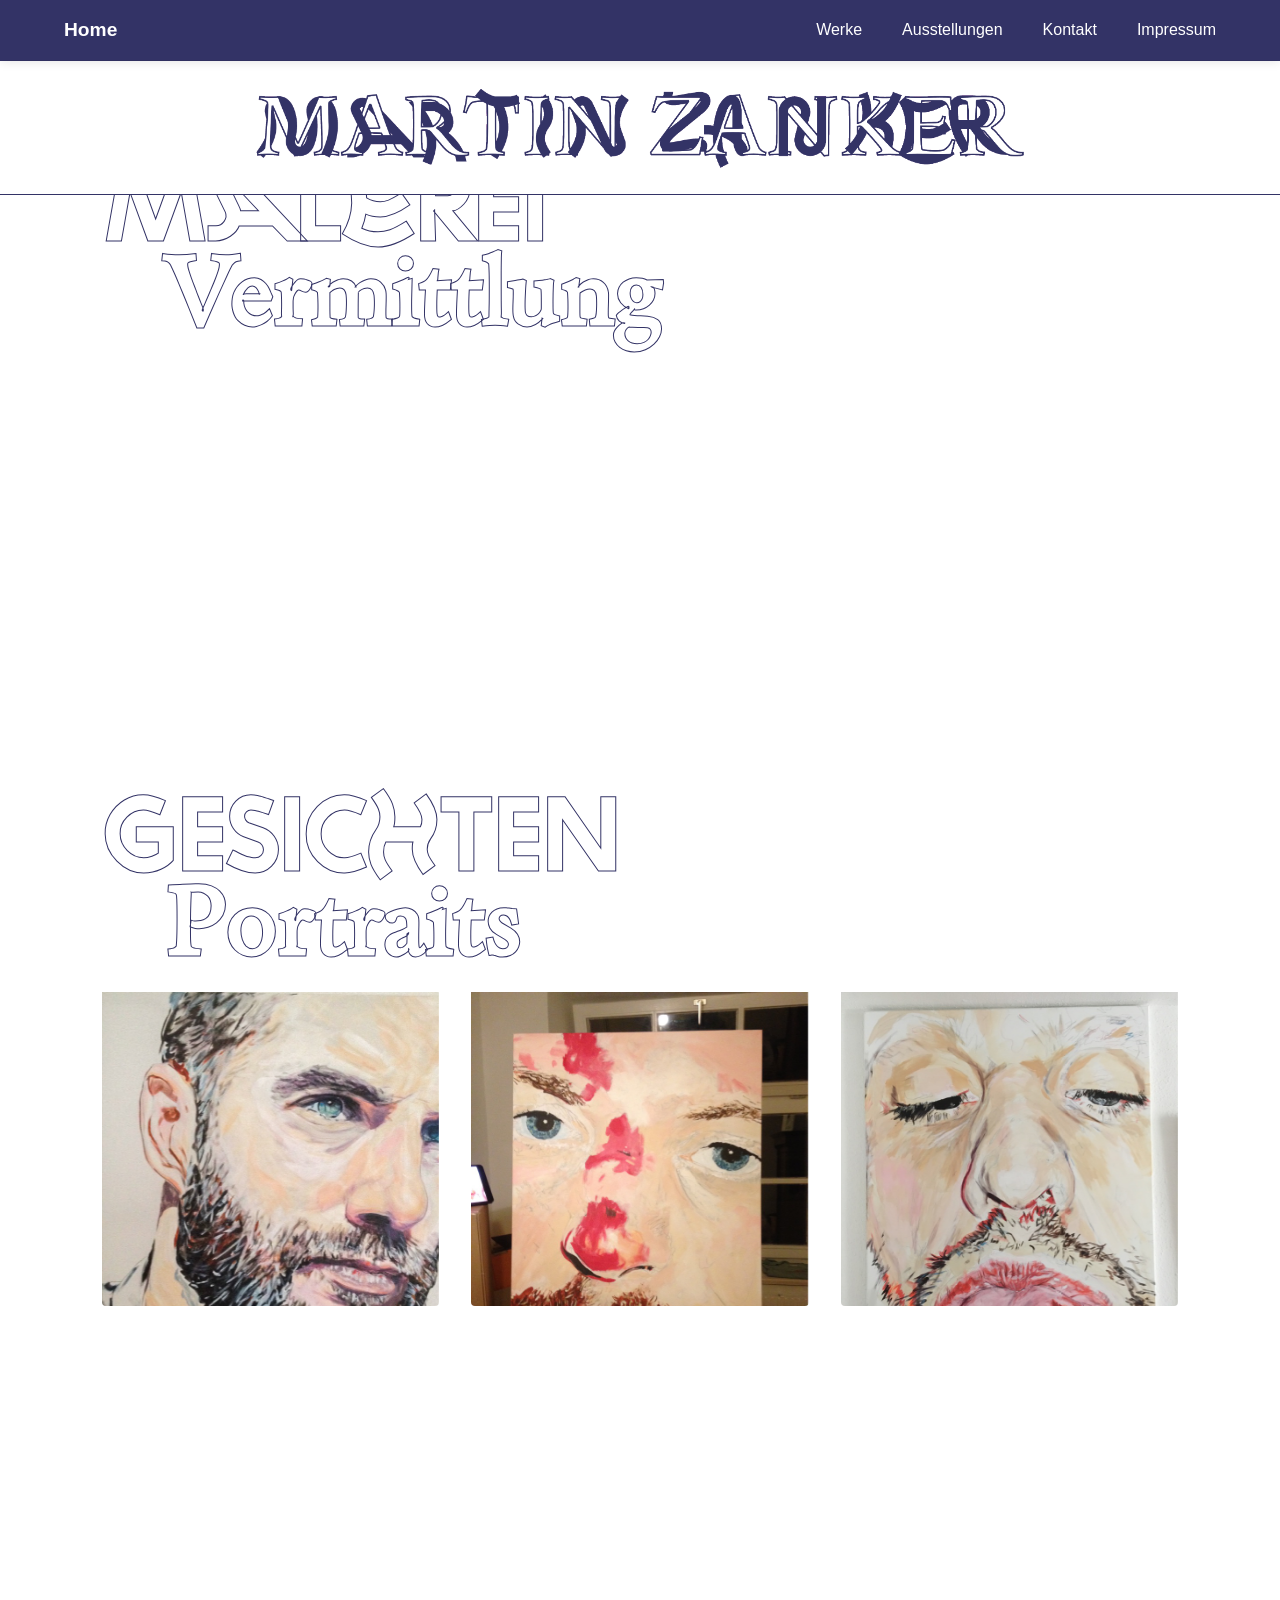
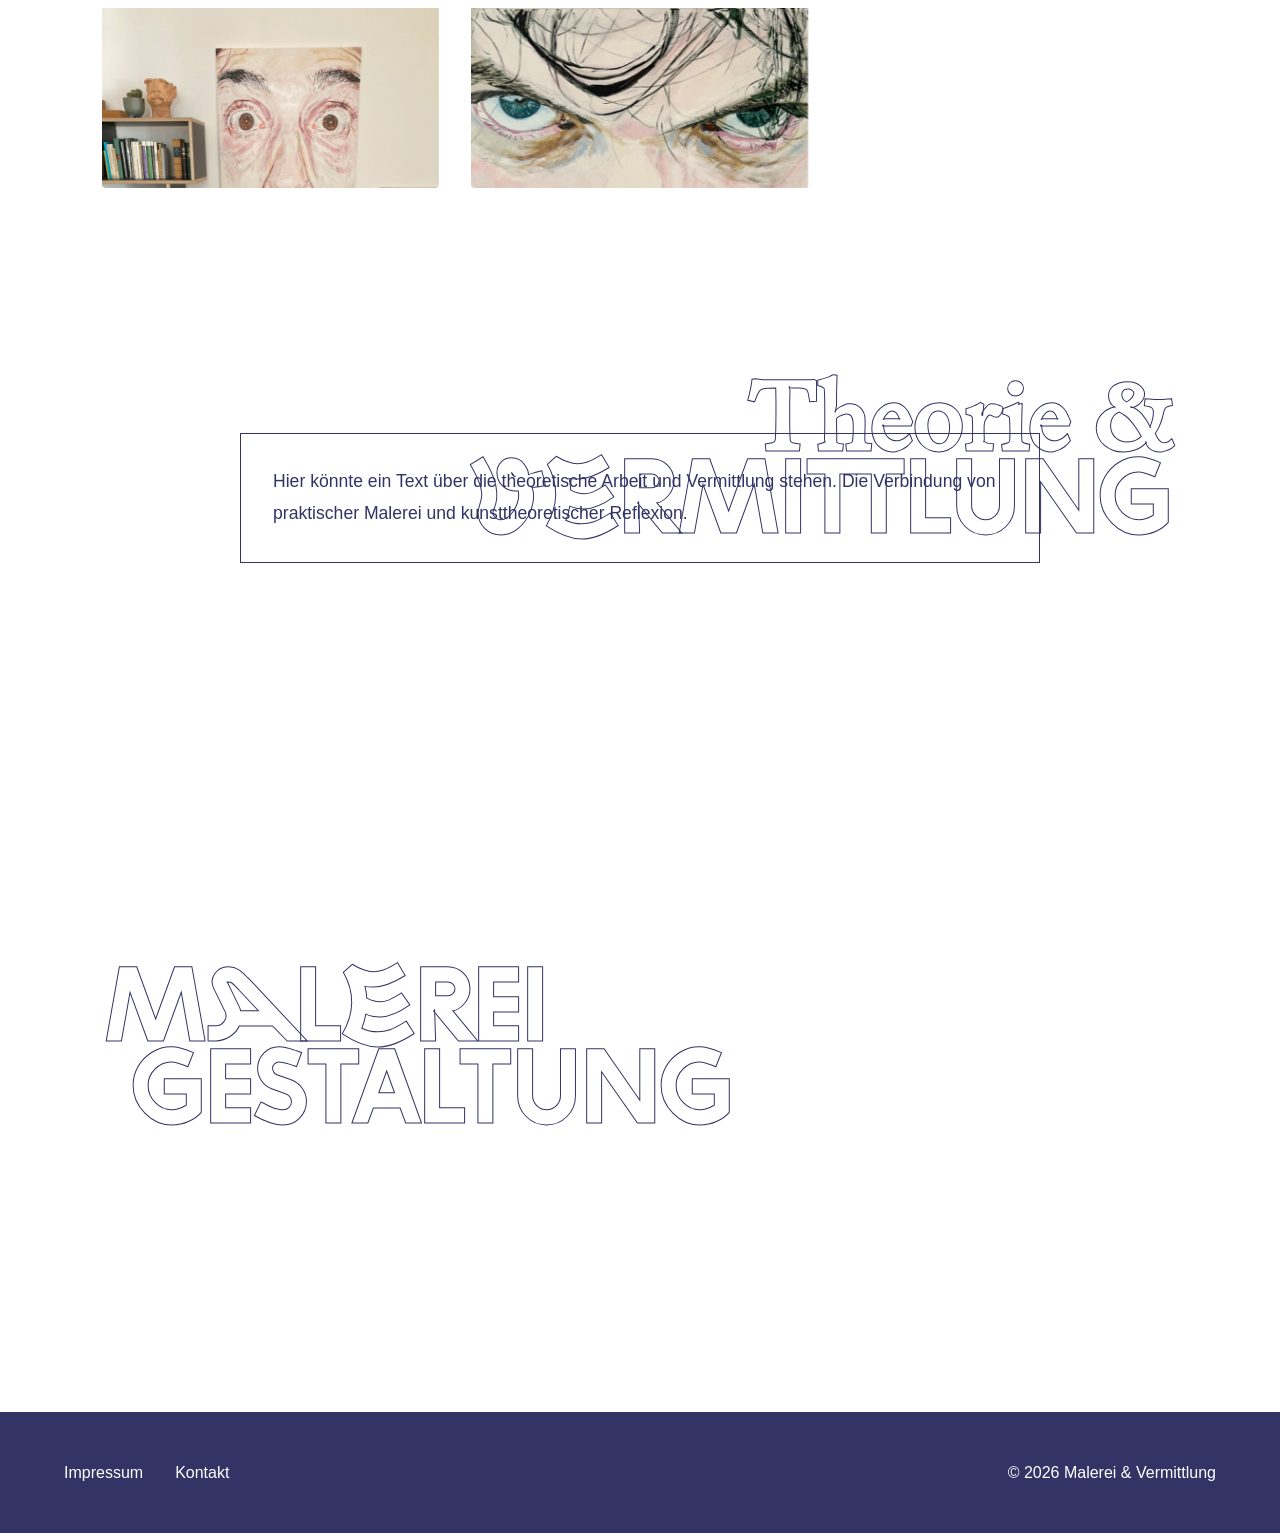
<file: Code-Vollversion/index.html>
<!DOCTYPE html>
<html lang="de">
<head>
    <meta charset="UTF-8">
    <meta name="viewport" content="width=device-width, initial-scale=1.0">
    <title>Malerei & Vermittlung</title>
    <link rel="stylesheet" href="css/styles.css">
</head>
<body>

    <!-- Navigation -->
    <nav class="main-nav">
        <div class="nav-container">
            <a href="index.html" class="nav-logo">Home</a>
            <button class="nav-toggle" aria-label="Navigation öffnen">
                <span></span>
                <span></span>
                <span></span>
            </button>
            <ul class="nav-menu">
                <li><a href="werke.html">Werke</a></li>
                <li><a href="ausstellungen.html">Ausstellungen</a></li>
                <li><a href="kontakt.html">Kontakt</a></li>
                <li><a href="impressum.html">Impressum</a></li>
            </ul>
        </div>
    </nav>

    <!-- Header mit Logo -->
    <header>
        <div class="header-content">
            <img src="img/logo.gif" alt="Logo" class="logo">
        </div>
    </header>

    <!-- Hero Section -->
    <section class="hero-section">
        <div class="text-container">
            <div class="text-behind hidden">
                Malerei<br>
                <span class="andron-part">&nbsp;Vermittlung</span>
            </div>
            <div class="text-front">
                Malerei<br>
                <span class="andron-part">&nbsp;Vermittlung</span>
            </div>
        </div>
    </section>

    <!-- Portrait Gallery Section -->
    <section class="gallery-section">
        <div class="text-container text-container-2">
            <div class="text-behind hidden">
                Gesichten<br>
                <span class="andron-part">&nbsp;Portraits</span>
            </div>
            <div class="text-front">
                Gesichten<br>
                <span class="andron-part">&nbsp;Portraits</span>
            </div>
        </div>

        <div class="image-grid">
            <div class="image-container">
                <img src="img/parallax/Ben.jpg" alt="Portrait Ben" class="parallax-image">
                <img src="img/parallax/Ben red.jpg" alt="Portrait Ben" class="hover-image">
            </div>

            <div class="image-container image-container-2">
                <img src="img/Gesichten/Michael.jpg" alt="Portrait Michael" class="parallax-image">
                <img src="img/Gesichten/Michael red.jpg" alt="Portrait Michael" class="hover-image">
            </div>

            <div class="image-container image-container-3">
                <img src="img/Gesichten/Marcus.jpg" alt="Portrait Marcus" class="parallax-image">
                <img src="img/Gesichten/Marcus red.jpg" alt="Portrait Marcus" class="hover-image">
            </div>

            <div class="image-container image-container-4">
                <img src="img/Gesichten/Kai Schreck.jpg" alt="Portrait Kai Schreck" class="parallax-image">
                <img src="img/Gesichten/Kai Schreck red.jpg" alt="Portrait Kai Schreck" class="hover-image">
            </div>

            <div class="image-container image-container-5">
                <img src="img/Gesichten/Daniel.jpg" alt="Portrait Daniel" class="parallax-image">
                <img src="img/Gesichten/Daniel red.jpg" alt="Portrait Daniel" class="hover-image">
            </div>
        </div>
    </section>

    <!-- Theory Section -->
    <section class="theory-section">
        <div class="text-container text-container-3">
            <div class="text-behind hidden">
                <span class="andron-part">Theorie &</span><br>
                Vermittlung
            </div>
            <div class="text-front">
                <span class="andron-part">Theorie &</span><br>
                Vermittlung
            </div>
        </div>

        <div class="content-wrapper">
            <p>Hier könnte ein Text über die theoretische Arbeit und Vermittlung stehen.
            Die Verbindung von praktischer Malerei und kunsttheoretischer Reflexion.</p>
        </div>
    </section>

    <!-- Design Section -->
    <section class="design-section">
        <div class="text-container text-container-4">
            <div class="text-behind hidden">
                Malerei<br>
                &nbsp;Gestaltung
            </div>
            <div class="text-front">
                Malerei<br>
                &nbsp;Gestaltung
            </div>
        </div>
    </section>

    <script src="js/script.js"></script>

    <!-- Footer -->
    <footer class="main-footer">
        <div class="footer-content">
            <div class="footer-links">
                <a href="impressum.html">Impressum</a>
                <a href="kontakt.html">Kontakt</a>
            </div>
            <p>&copy; 2026 Malerei & Vermittlung</p>
        </div>
    </footer>
</body>
</html>
</file>
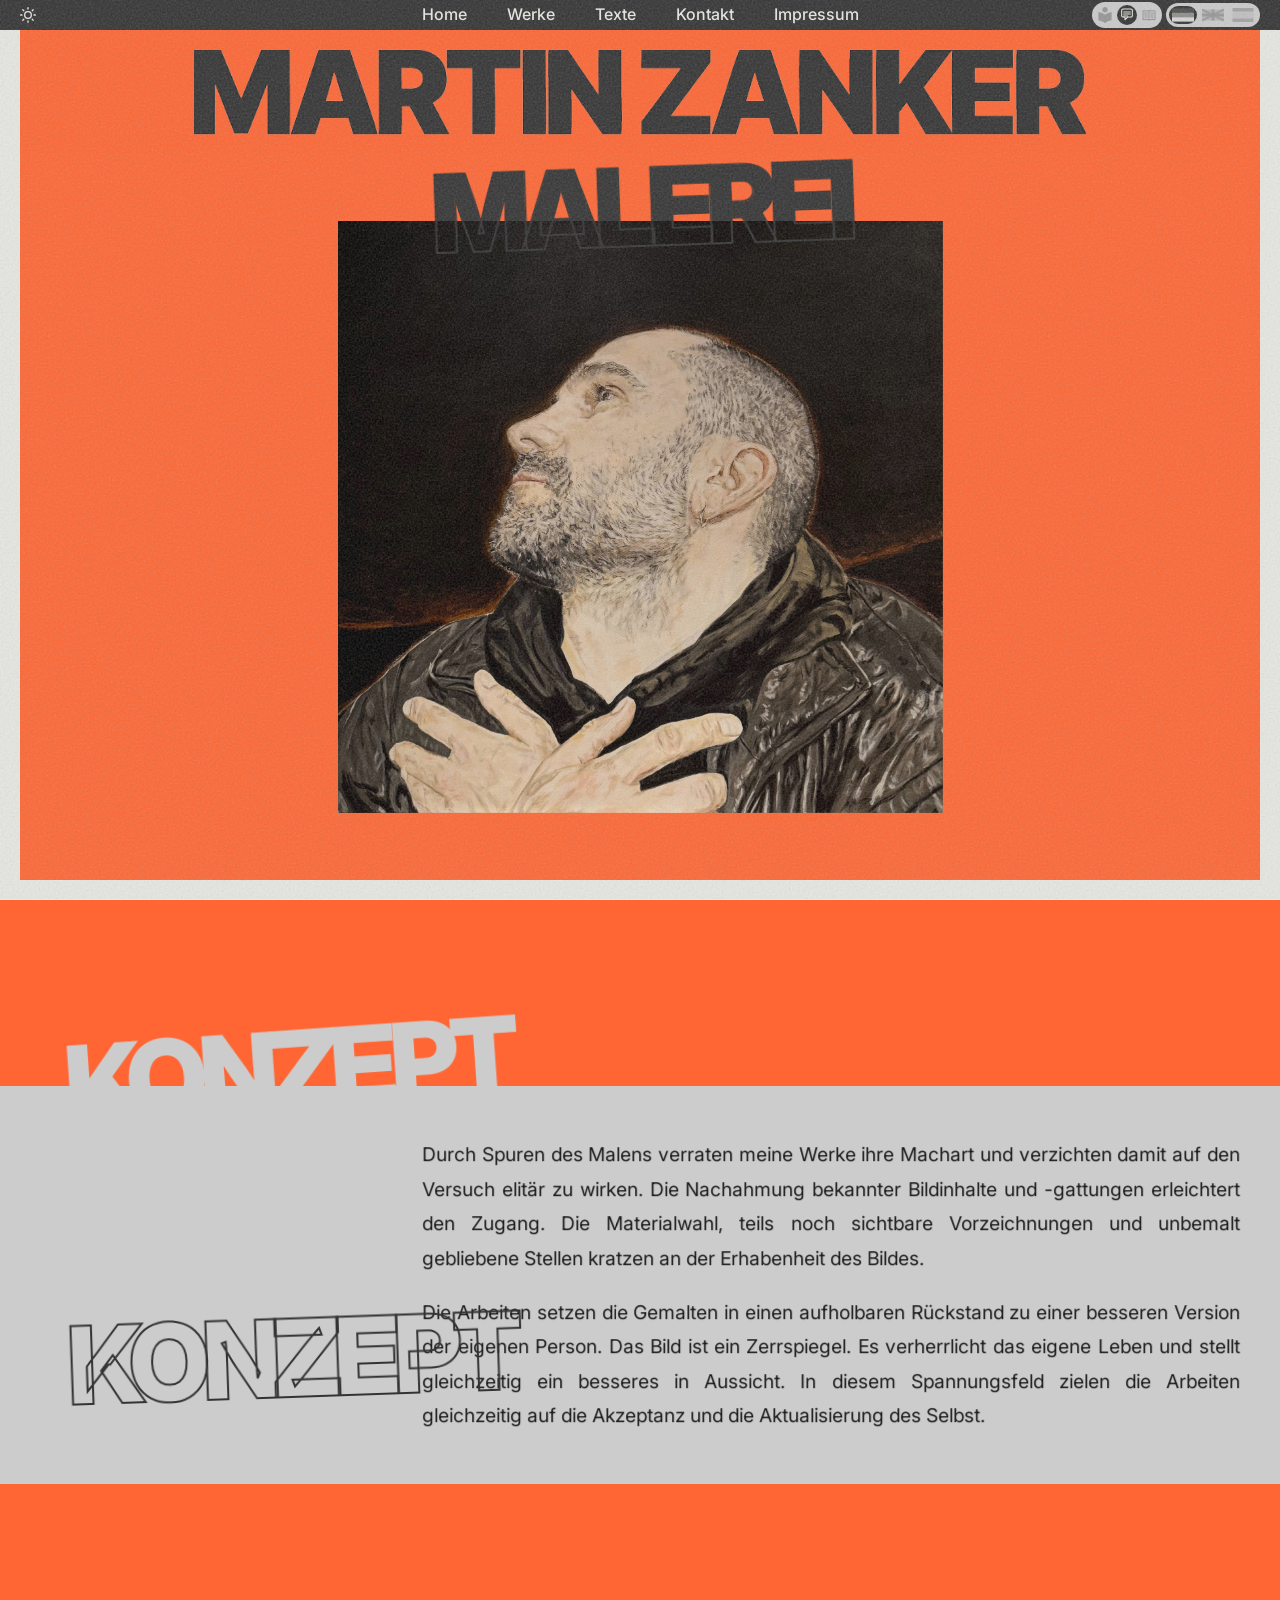
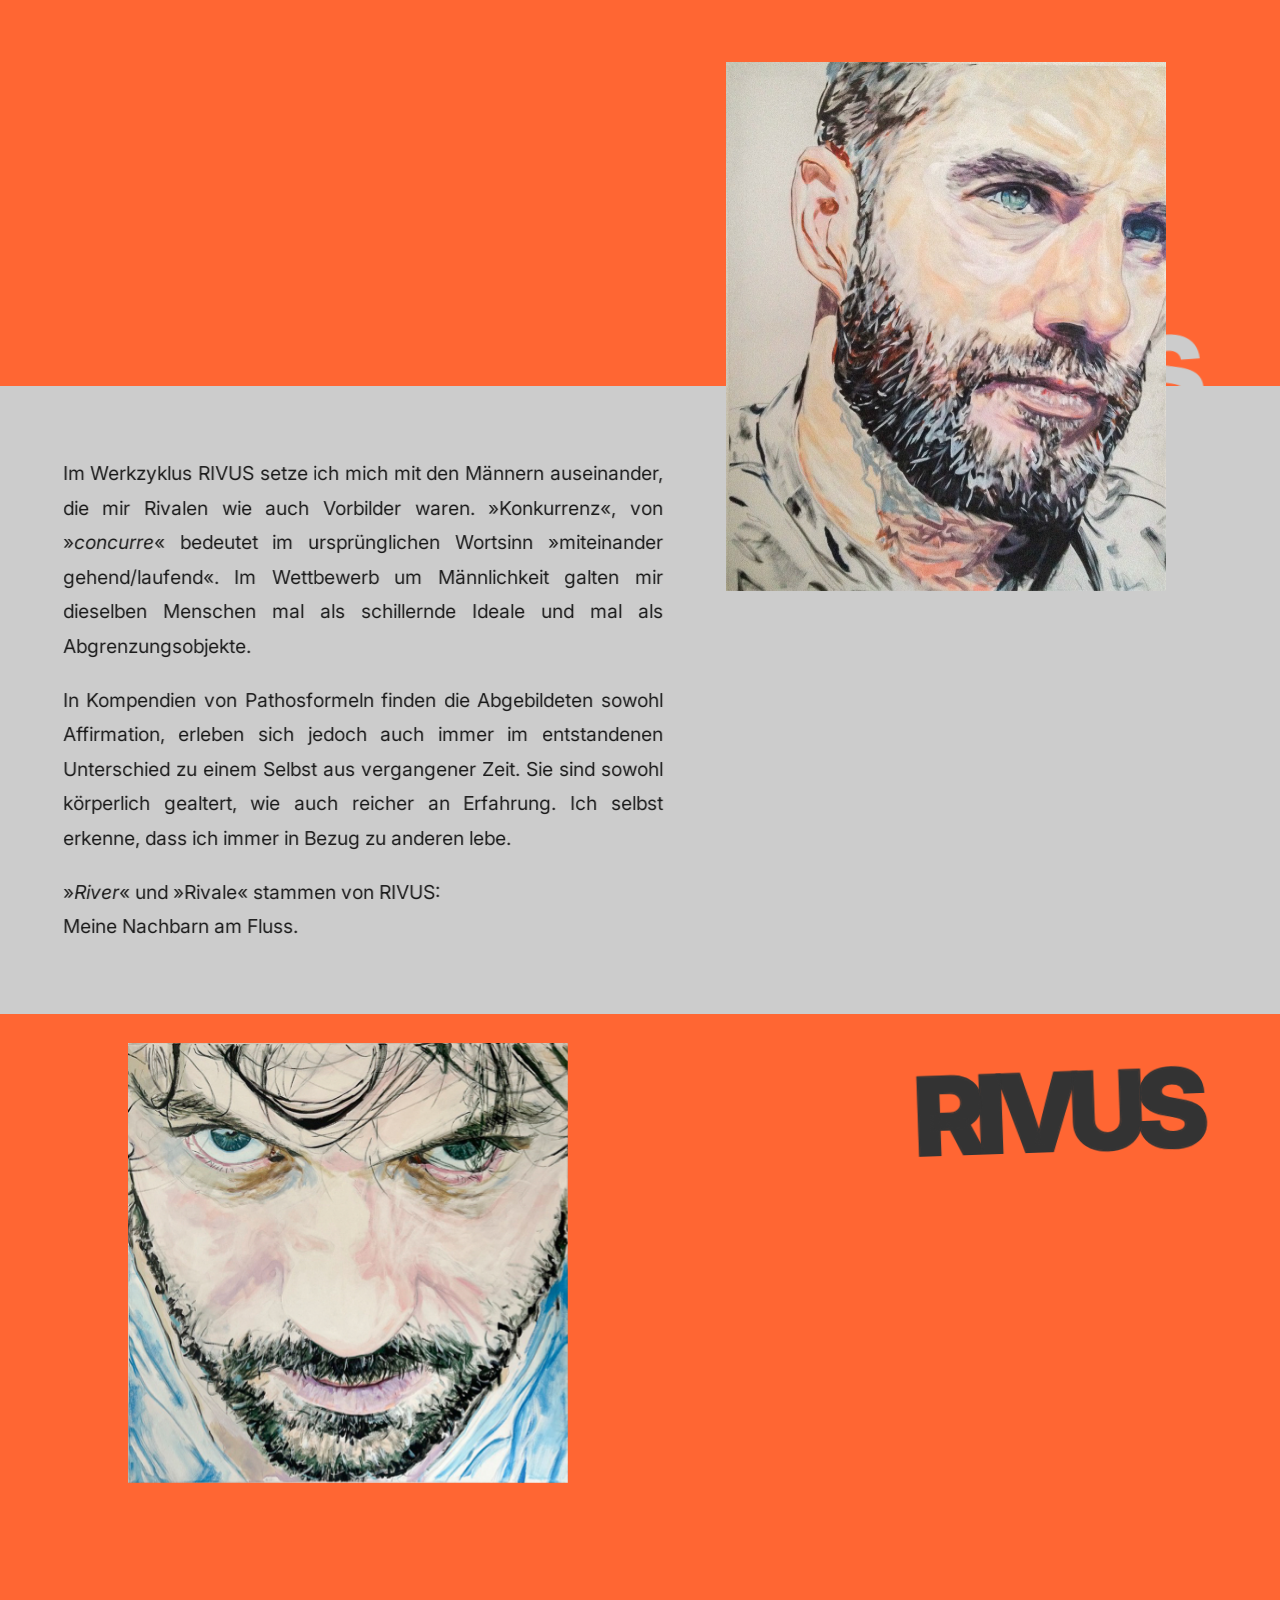
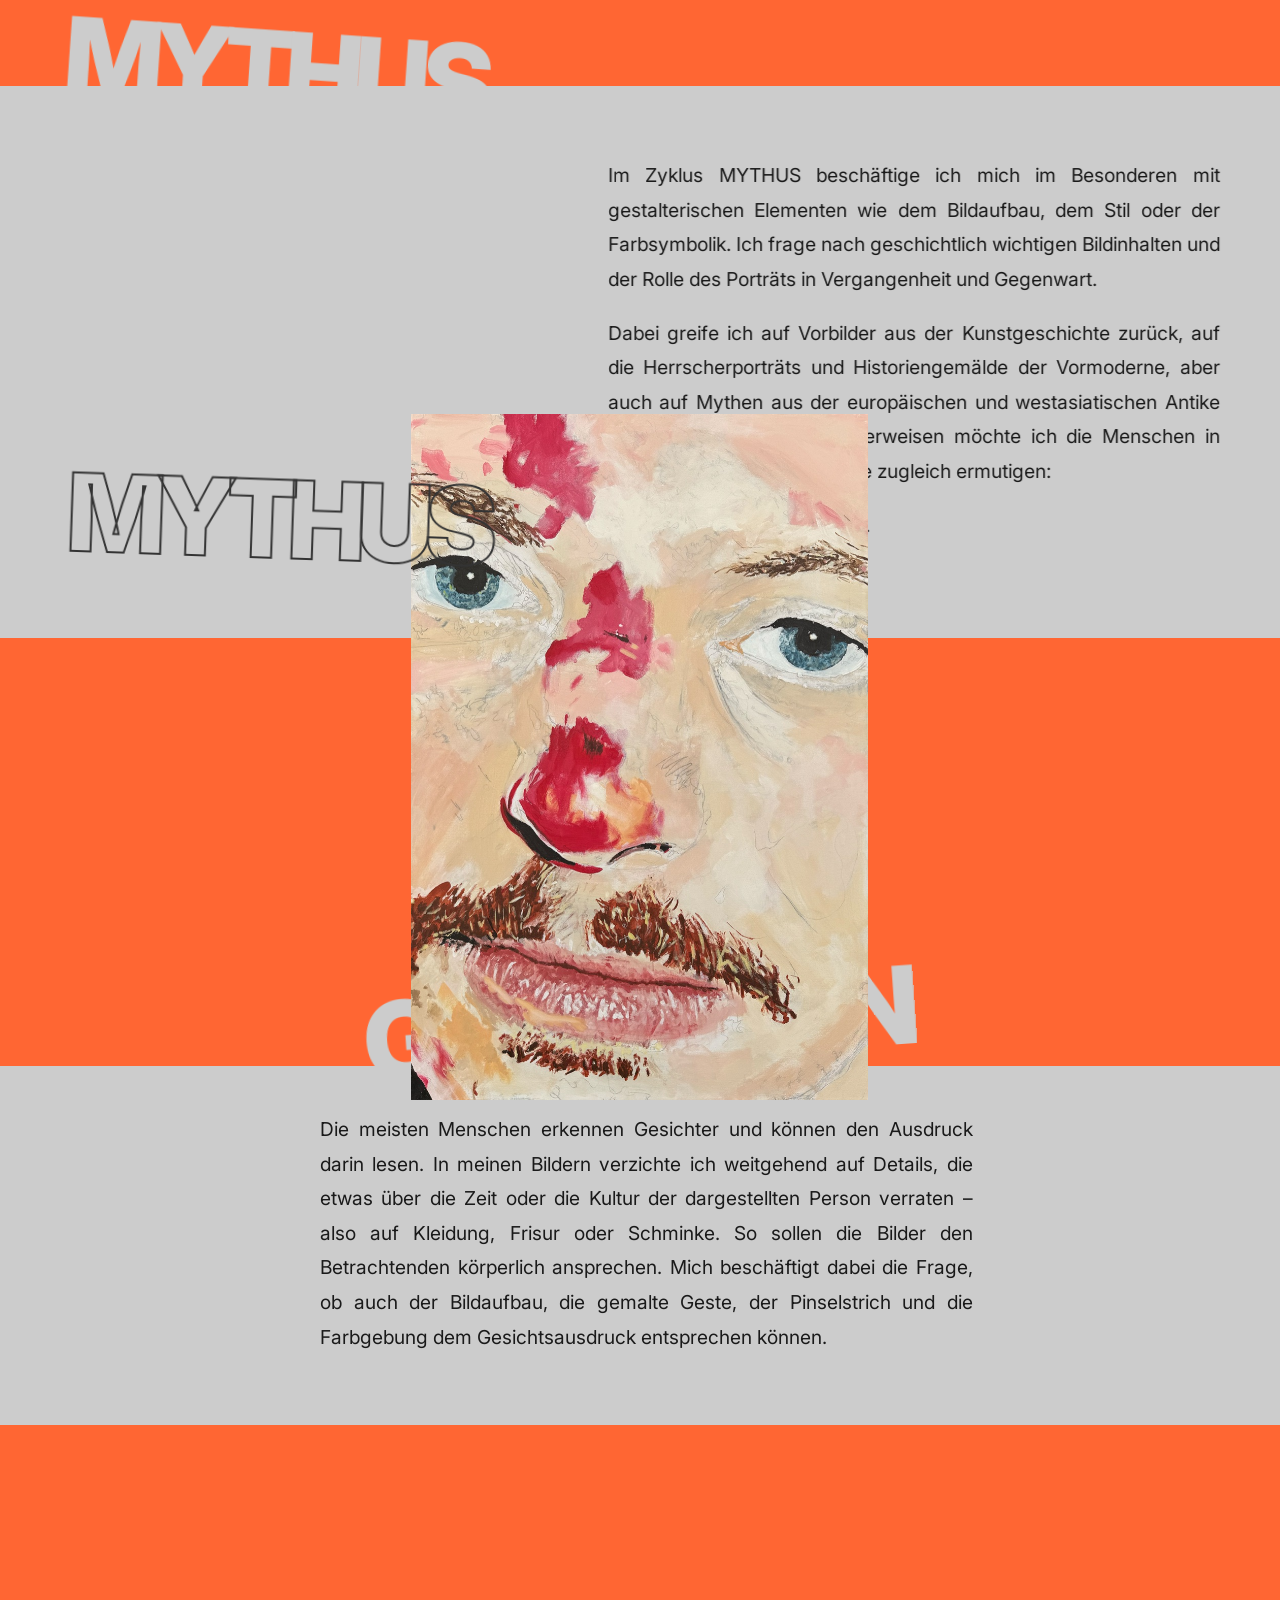
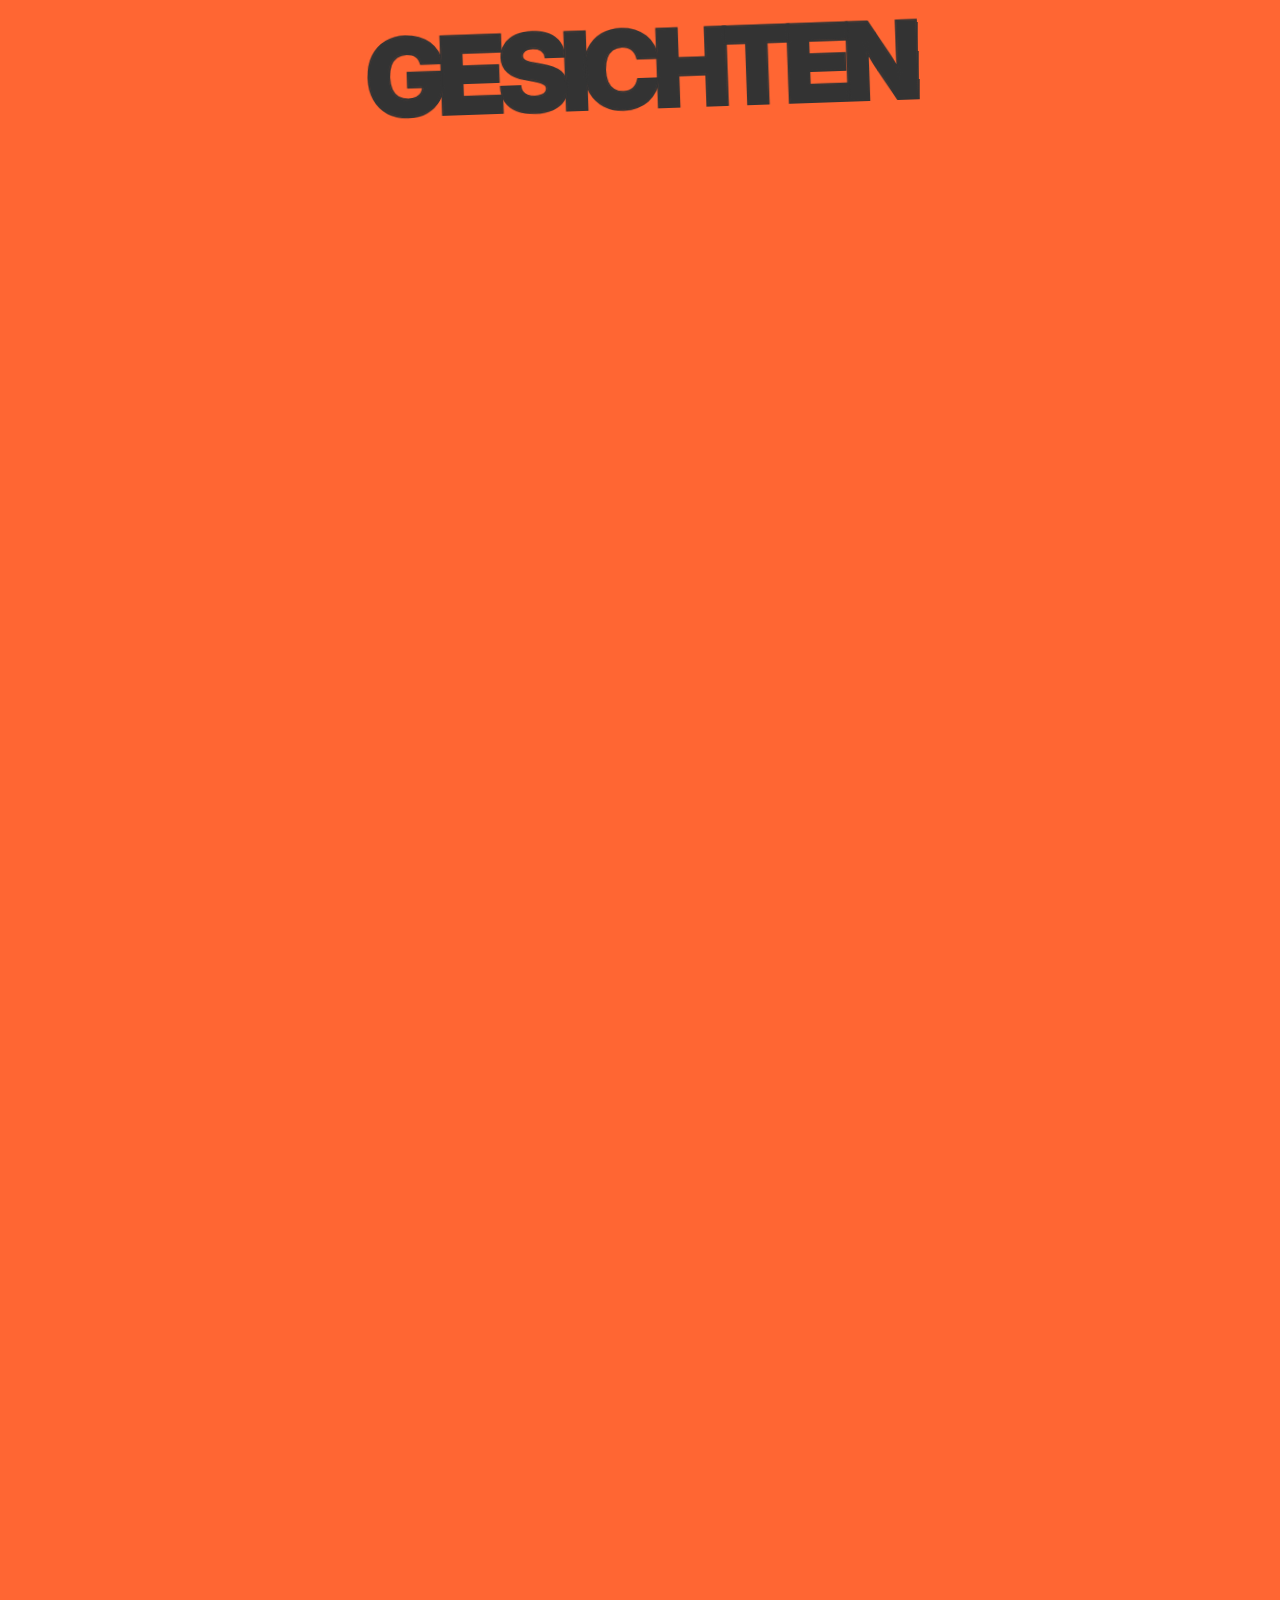
<file: Code/index.html>
<!DOCTYPE html>
<html lang="de">
<head>
    <meta charset="UTF-8">
    <meta name="viewport" content="width=device-width, initial-scale=1.0, viewport-fit=cover">
    <title>Martin Zanker - Malerei</title>
    <link rel="stylesheet" href="css/styles.css?v=2">

    <!-- Theme color for browser UI -->
    <!-- Rahmenfarbe für die iOS-Safari-Balken; per JS (setTheme) an den Dark-Mode-Toggle gekoppelt -->
    <meta name="theme-color" content="#ff6633">

    <!-- Open Graph / Share-Vorschau (WhatsApp, iMessage, Social Media). Bild = Michael; Titel/Text
         erscheinen zweizeilig: "Martin Zanker" (Titel, fett) + "Malerei" (Beschreibung). -->
    <meta property="og:type" content="website">
    <meta property="og:site_name" content="Martin Zanker">
    <meta property="og:title" content="MARTIN ZANKER · MALEREI">
    <meta property="og:url" content="https://martinzanker-website.martin-zanker.workers.dev/">
    <meta property="og:image" content="https://martinzanker-website.martin-zanker.workers.dev/img/Werke/Gesichten/Michael.jpg">
    <meta property="og:image:width" content="900">
    <meta property="og:image:height" content="1350">
    <meta property="og:image:alt" content="Martin Zanker – Malerei">
    <meta name="twitter:card" content="summary_large_image">
    <meta name="twitter:title" content="MARTIN ZANKER · MALEREI">
    <meta name="twitter:image" content="https://martinzanker-website.martin-zanker.workers.dev/img/Werke/Gesichten/Michael.jpg">
</head>
<body>

    <!-- Background stripes -->
    <div class="background-stripe-top"></div>
    <div class="background-stripe-left"></div>
    <div class="background-stripe-right"></div>
    <div class="background-stripe-bottom"></div>

    <!-- Frame borders - split into separate elements for different z-indexes -->
    <div class="frame-border-left"></div>
    <div class="frame-border-right"></div>

    <!-- Header backdrop - solid orange behind blur -->
    <div class="header-backdrop"></div>

    <!-- Navigation -->
    <nav class="main-nav">
        <div class="nav-container">
            <!-- Locale-Toggle (DE/EN/ES) -->
            <div class="locale-switch" role="group" aria-label="Sprache / Language">
                <button class="locale-switch__btn active" data-locale="de" title="Deutsch" aria-label="Deutsch">
                    <svg xmlns="http://www.w3.org/2000/svg" viewBox="0 0 5 3">
                        <rect width="5" height="1" y="0" fill="currentColor" opacity="0.9"/>
                        <rect width="5" height="1" y="1" fill="currentColor" opacity="0.5"/>
                        <rect width="5" height="1" y="2" fill="currentColor" opacity="0.15"/>
                    </svg>
                </button>
                <button class="locale-switch__btn" data-locale="en" title="English" aria-label="English">
                    <svg xmlns="http://www.w3.org/2000/svg" viewBox="0 0 60 30">
                        <rect width="60" height="30" fill="currentColor" opacity="0.4"/>
                        <path d="M0,0 L60,30 M60,0 L0,30" stroke="currentColor" stroke-opacity="0.8" stroke-width="6"/>
                        <rect x="0" y="11" width="60" height="8" fill="currentColor" opacity="0.85"/>
                        <rect x="26" y="0" width="8" height="30" fill="currentColor" opacity="0.85"/>
                        <rect x="0" y="13" width="60" height="4" fill="currentColor" opacity="0.5"/>
                        <rect x="28" y="0" width="4" height="30" fill="currentColor" opacity="0.5"/>
                    </svg>
                </button>
                <button class="locale-switch__btn" data-locale="es" title="Español" aria-label="Español">
                    <svg xmlns="http://www.w3.org/2000/svg" viewBox="0 0 3 2">
                        <rect width="3" height="0.5" y="0" fill="currentColor" opacity="0.75"/>
                        <rect width="3" height="1" y="0.5" fill="currentColor" opacity="0.2"/>
                        <rect width="3" height="0.5" y="1.5" fill="currentColor" opacity="0.75"/>
                    </svg>
                </button>
            </div>

            <!-- Mobile: Sprache-Dropdown (nur ≤480px) -->
            <div class="mobile-dropdown" id="mobile-locale-dropdown">
                <button class="mobile-dropdown__trigger" id="mobile-locale-trigger" aria-label="Sprache wählen">
                    <svg xmlns="http://www.w3.org/2000/svg" viewBox="0 0 24 24" fill="none" stroke="currentColor" stroke-width="1.8" stroke-linecap="round" stroke-linejoin="round">
                        <circle cx="12" cy="12" r="9"/>
                        <ellipse cx="12" cy="12" rx="4.5" ry="9"/>
                        <line x1="3" y1="9" x2="21" y2="9"/>
                        <line x1="3" y1="15" x2="21" y2="15"/>
                    </svg>
                </button>
                <ul class="mobile-dropdown__menu" id="mobile-locale-menu">
                    <li><button data-locale="de"><svg xmlns="http://www.w3.org/2000/svg" viewBox="0 0 5 3"><rect width="5" height="1" y="0" fill="currentColor" opacity="0.9"/><rect width="5" height="1" y="1" fill="currentColor" opacity="0.5"/><rect width="5" height="1" y="2" fill="currentColor" opacity="0.15"/></svg> Deutsch</button></li>
                    <li><button data-locale="en"><svg xmlns="http://www.w3.org/2000/svg" viewBox="0 0 60 30"><rect width="60" height="30" fill="currentColor" opacity="0.4"/><path d="M0,0 L60,30 M60,0 L0,30" stroke="currentColor" stroke-opacity="0.8" stroke-width="6"/><rect x="0" y="11" width="60" height="8" fill="currentColor" opacity="0.85"/><rect x="26" y="0" width="8" height="30" fill="currentColor" opacity="0.85"/><rect x="0" y="13" width="60" height="4" fill="currentColor" opacity="0.5"/><rect x="28" y="0" width="4" height="30" fill="currentColor" opacity="0.5"/></svg> English</button></li>
                    <li><button data-locale="es"><svg xmlns="http://www.w3.org/2000/svg" viewBox="0 0 3 2"><rect width="3" height="0.5" y="0" fill="currentColor" opacity="0.75"/><rect width="3" height="1" y="0.5" fill="currentColor" opacity="0.2"/><rect width="3" height="0.5" y="1.5" fill="currentColor" opacity="0.75"/></svg> Español</button></li>
                </ul>
            </div>

            <!-- Mobile: Niveau-Dropdown (nur ≤480px) -->
            <div class="mobile-dropdown" id="mobile-lang-dropdown">
                <button class="mobile-dropdown__trigger" id="mobile-lang-trigger" aria-label="Textniveau wählen">
                    <span class="mobile-aa-icon">Aa</span>
                </button>
                <ul class="mobile-dropdown__menu" id="mobile-lang-menu">
                    <li><button data-lang="easy"><svg xmlns="http://www.w3.org/2000/svg" viewBox="0 0 233.63 283.46" fill="currentColor"><path d="M116.81,97.14c26.83,0,48.57-21.75,48.57-48.57S143.64,0,116.81,0s-48.57,21.75-48.57,48.57,21.75,48.57,48.57,48.57"/><path d="M231.74,91.31c-10.75-.28-65.42.69-113.04,45.67-.53.5-1.2.75-1.88.75s-1.35-.25-1.88-.75C67.31,92,12.64,91.03,1.89,91.31c-1.06.03-1.89.9-1.89,1.95v141.84c0,1.07.85,1.93,1.92,1.95,10.86.2,65.77,3.36,113.04,45.7.53.47,1.19.71,1.86.71s1.33-.24,1.86-.71c47.27-42.33,102.18-45.49,113.04-45.7,1.07-.02,1.92-.89,1.92-1.95V93.26c0-1.06-.83-1.93-1.89-1.95"/></svg> Einfach</button></li>
                    <li><button data-lang="clear"><svg xmlns="http://www.w3.org/2000/svg" viewBox="0 0 24 24" fill="none" stroke="currentColor" stroke-width="1.6" stroke-linecap="round" stroke-linejoin="round"><path d="M4 5 Q4 3 6 3 H18 Q20 3 20 5 V13 Q20 15 18 15 H13 L9 19 V15 H6 Q4 15 4 13 Z"/><line x1="7" y1="7.5" x2="17" y2="7.5"/><line x1="7" y1="10.5" x2="17" y2="10.5"/><line x1="7" y1="13.5" x2="13" y2="13.5"/></svg> Klar</button></li>
                    <li><button data-lang="expert"><svg xmlns="http://www.w3.org/2000/svg" viewBox="0 0 24 24" fill="none" stroke="currentColor" stroke-width="1.6" stroke-linecap="round" stroke-linejoin="round"><path d="M12 6 C9 5.5 5 5.5 3 6 V19 C5 18.5 9 18.5 12 19"/><path d="M12 6 C15 5.5 19 5.5 21 6 V19 C19 18.5 15 18.5 12 19"/><line x1="12" y1="6" x2="12" y2="19"/><line x1="5.5" y1="9" x2="9.5" y2="9"/><line x1="5.5" y1="12" x2="9.5" y2="12"/><line x1="5.5" y1="15" x2="9.5" y2="15"/><line x1="14.5" y1="9" x2="18.5" y2="9"/><line x1="14.5" y1="12" x2="18.5" y2="12"/><line x1="14.5" y1="15" x2="18.5" y2="15"/></svg> Fachsprache</button></li>
                </ul>
            </div>

            <label class="theme-switch">
                <input type="checkbox" class="theme-switch__checkbox">
                <div class="theme-switch__sun"></div>
                <div class="theme-switch__moon"></div>
            </label>
            <!-- Sprachniveau-Toggle -->
            <div class="lang-switch" role="group" aria-label="Sprachniveau">
                <button class="lang-switch__btn" data-lang="easy" title="Leichte Sprache" aria-label="Leichte Sprache">
                    <svg xmlns="http://www.w3.org/2000/svg" viewBox="0 0 233.63 283.46" fill="currentColor">
                        <path d="M116.81,97.14c26.83,0,48.57-21.75,48.57-48.57S143.64,0,116.81,0s-48.57,21.75-48.57,48.57,21.75,48.57,48.57,48.57"/>
                        <path d="M231.74,91.31c-10.75-.28-65.42.69-113.04,45.67-.53.5-1.2.75-1.88.75s-1.35-.25-1.88-.75C67.31,92,12.64,91.03,1.89,91.31c-1.06.03-1.89.9-1.89,1.95v141.84c0,1.07.85,1.93,1.92,1.95,10.86.2,65.77,3.36,113.04,45.7.53.47,1.19.71,1.86.71s1.33-.24,1.86-.71c47.27-42.33,102.18-45.49,113.04-45.7,1.07-.02,1.92-.89,1.92-1.95V93.26c0-1.06-.83-1.93-1.89-1.95"/>
                    </svg>
                </button>
                <button class="lang-switch__btn active" data-lang="clear" title="Verständlicher Text" aria-label="Verständlicher Text">
                    <svg xmlns="http://www.w3.org/2000/svg" viewBox="0 0 24 24" fill="none" stroke="currentColor" stroke-width="1.6" stroke-linecap="round" stroke-linejoin="round">
                        <path d="M4 5 Q4 3 6 3 H18 Q20 3 20 5 V13 Q20 15 18 15 H13 L9 19 V15 H6 Q4 15 4 13 Z"/>
                        <line x1="7" y1="7.5" x2="17" y2="7.5"/>
                        <line x1="7" y1="10.5" x2="17" y2="10.5"/>
                        <line x1="7" y1="13.5" x2="13" y2="13.5"/>
                    </svg>
                </button>
                <button class="lang-switch__btn" data-lang="expert" title="Fachsprache" aria-label="Fachsprache">
                    <svg xmlns="http://www.w3.org/2000/svg" viewBox="0 0 24 24" fill="none" stroke="currentColor" stroke-width="1.6" stroke-linecap="round" stroke-linejoin="round">
                        <path d="M12 6 C9 5.5 5 5.5 3 6 V19 C5 18.5 9 18.5 12 19"/>
                        <path d="M12 6 C15 5.5 19 5.5 21 6 V19 C19 18.5 15 18.5 12 19"/>
                        <line x1="12" y1="6" x2="12" y2="19"/>
                        <line x1="5.5" y1="9" x2="9.5" y2="9"/>
                        <line x1="5.5" y1="12" x2="9.5" y2="12"/>
                        <line x1="5.5" y1="15" x2="9.5" y2="15"/>
                        <line x1="14.5" y1="9" x2="18.5" y2="9"/>
                        <line x1="14.5" y1="12" x2="18.5" y2="12"/>
                        <line x1="14.5" y1="15" x2="18.5" y2="15"/>
                    </svg>
                </button>
            </div>

            <button class="nav-toggle" aria-label="Navigation öffnen" onclick="event.stopPropagation()">
                <span></span>
                <span></span>
                <span></span>
            </button>
            <ul class="nav-menu">
                <li><a href="index.html" class="nav-home" data-de="Home" data-en="Home" data-es="Home">Home</a></li>
                <li><a href="werke.html" data-de="Werke" data-en="Works" data-es="Obras">Werke</a></li>
                <li><a href="reden.html" data-de="Texte" data-en="Texts" data-es="Textos">Texte</a></li>
                <li><a href="kontakt.html" data-de="Kontakt" data-en="Contact" data-es="Contacto">Kontakt</a></li>
                <li><a href="impressum.html" data-de="Impressum" data-en="Imprint" data-es="Aviso legal">Impressum</a></li>
            </ul>
        </div>
    </nav>

    <!-- Header mit Logo -->
    <header class="shrinking-header" onclick="window.location.href='index.html'" style="cursor: pointer;">
        <div class="header-content">
            <img data-src="img/05_Logo_Inter_anim.webp" alt="Martin Zanker Logo" class="logo-gif logo-gif-light">
            <img data-src="img/05_Logo_Inter_orange_Transparent_anim.webp" alt="Martin Zanker Logo" class="logo-gif logo-gif-dark">
            <span class="logo-text">MARTIN ZANKER</span>
        </div>
    </header>

    <!-- Main Heading -->
    <div class="main-heading-container">
        <h1 class="main-heading main-heading-filled" data-de="MALEREI" data-en="PAINTING" data-es="PINTURA">MALEREI</h1>
        <div class="image-with-info">
            <img src="img/Werke/Mythus/Alex.jpeg" alt="Alex" class="main-heading-image">
            <div class="image-info">
                <ul class="words-stair">
                    <li class="words-stair__line"><p></p><p>Alex</p></li>
                    <li class="words-stair__line"><p></p><p>(2025)</p></li>
                    <li class="words-stair__line"><p></p><p data-de="Acryl, Bleistift" data-en="Acrylic, pencil" data-es="Acrílico, lápiz">Acryl, Bleistift</p></li>
                    <li class="words-stair__line alex-tail-default"><p></p><p data-de="und Farbstift" data-en="and coloured pencil" data-es="y lápiz de color">und Farbstift</p></li>
                    <li class="words-stair__line alex-tail-default"><p></p><p data-de="auf Leinwand," data-en="on canvas," data-es="sobre lienzo,">auf Leinwand,</p></li>
                    <li class="words-stair__line alex-en alex-en-a"><p></p><p>and coloured</p></li>
                    <li class="words-stair__line alex-en alex-en-b"><p></p><p>pencil on</p></li>
                    <li class="words-stair__line alex-en alex-en-c"><p></p><p>canvas,</p></li>
                    <li class="words-stair__line alex-size"><p></p><p>100 × 100 cm</p></li>
                </ul>
            </div>
        </div>
        <h1 class="main-heading main-heading-outline" data-de="MALEREI" data-en="PAINTING" data-es="PINTURA">MALEREI</h1>
    </div>

    <!-- KONZEPT Heading -->
    <div class="konzept-heading-container">
        <h2 class="konzept-heading konzept-heading-filled" data-de="KONZEPT" data-en="CONCEPT" data-es="CONCEPTO">KONZEPT</h2>
        <h2 class="konzept-heading konzept-heading-outline" data-de="KONZEPT" data-en="CONCEPT" data-es="CONCEPTO">KONZEPT</h2>
    </div>

    <!-- Content Box -->
    <h2 class="konzept-heading-anchor" data-de="KONZEPT" data-en="CONCEPT" data-es="CONCEPTO" data-es="CONCEPTO">KONZEPT</h2>
    <div class="content-box-wrapper">
        <div class="content-box">
            <div class="content-box-grain"></div>
            <div class="lang-container">
                <div class="lang-text lang-easy">
                    <p>Viele Menschen können malen wie ich. Meine Bilder zeigen, wie es gehen könnte.</p>
                    <p>Jeder Mensch kann gemalt werden. Die Bilder gehören nicht nur ein paar Menschen.</p>
                    <p>Die Bilder zeigen den Menschen, dass sie gut sind. Die Bilder zeigen den Menschen auch, dass sie noch besser sein können.</p>
                </div>
                <div class="lang-text lang-clear active">
                    <p>Durch Spuren des Malens verraten meine Werke ihre Machart und verzichten damit auf den Versuch elitär zu wirken. Die Nachahmung bekannter Bildinhalte und -gattungen erleichtert den Zugang. Die Materialwahl, teils noch sichtbare Vorzeichnungen und unbemalt gebliebene Stellen kratzen an der Erhabenheit des Bildes.</p>
                    <p>Die Arbeiten setzen die Gemalten in einen aufholbaren Rückstand zu einer besseren Version der eigenen Person. Das Bild ist ein Zerrspiegel. Es verherrlicht das eigene Leben und stellt gleichzeitig ein besseres in Aussicht. In diesem Spannungsfeld zielen die Arbeiten gleichzeitig auf die Akzeptanz und die Aktualisierung des Selbst.</p>
                </div>
                <div class="lang-text lang-expert">
                    <p>In Artefakten des malerischen Prozesses verraten meine Werke ihre Fabrizität und verzichten damit auf den elitären Schein künstlerischer Arbeiten. Die Emulation und Imitation bekannter Sujets und Bildgattungen erleichtern den Zugang. Die unprätentiöse Materialwahl, teils noch sichtbare Vorzeichnungen und unbemalt gebliebene Stellen unterminieren die Erhabenheit des Bildes.</p>
                    <p>Die Arbeiten setzen die Porträtierten in einen aufholbaren Rückstand zu einem idealisierten Selbst. Das Bild fungiert als Zerrbild. Es glorifiziert das eigene Leben und stellt gleichzeitig dessen mögliche Steigerung in Aussicht. In diesem Spannungsfeld zielen die Arbeiten auf Selbstakzeptanz und Selbstaktualisierung.</p>
                </div>
            </div>
        </div>
    </div>

    <!-- RIVUS Anchor Container (rechtsbündig) -->
    <div id="rivus-anchor-container" class="rivus-anchor-container">
        <h2 class="rivus-anchor-filled">RIVUS</h2>
        <h2 class="rivus-anchor-outline">RIVUS</h2>
    </div>

    <!-- RIVUS Content Box -->
    <div id="rivus-content-box-wrapper" class="content-box-wrapper-2">
        <div id="rivus-content-box" class="content-box-2">
            <div class="content-box-grain"></div>
            <div class="lang-container">
                <div class="lang-text lang-easy">
                    <p>In diesen Kunst-Werken geht es um Männer. Diese Männer waren wichtig für mich. Manchmal wollte ich so sein wie sie. Manchmal wollte ich anders sein als sie.</p>
                    <p>Das Wort »Konkurrenz« kommt aus einer alten Sprache. Es bedeutet: zusammen gehen. Oder: zusammen laufen.</p>
                    <p>Die Männer auf den Bildern sind heute älter. Sie sehen anders aus als früher. Sie haben auch mehr erlebt als früher.</p>
                    <p>Wenn ich die Bilder anschaue, merke ich: Ich lebe immer in Verbindung mit anderen Menschen.</p>
                    <p>Das Wort RIVUS kommt auch aus einer alten Sprache. Es bedeutet: Fluss. Von diesem Wort kommen zwei andere Wörter: »<em>River</em>« bedeutet Fluss auf Englisch. »Rivale« bedeutet Gegner. Ein Rivale war früher jemand, der am gleichen Fluss gelebt hat. Also: Die Männer sind meine Nachbarn am Fluss.</p>
                </div>
                <div class="lang-text lang-clear active">
                    <p>Im Werkzyklus RIVUS setze ich mich mit den Männern auseinander, die mir Rivalen wie auch Vorbilder waren. »Konkurrenz«, von »<em>concurre</em>« bedeutet im ursprünglichen Wortsinn »miteinander gehend/laufend«. Im Wettbewerb um Männlichkeit galten mir dieselben Menschen mal als schillernde Ideale und mal als Abgrenzungsobjekte.</p>
                    <p>In Kompendien von Pathosformeln finden die Abgebildeten sowohl Affirmation, erleben sich jedoch auch immer im entstandenen Unterschied zu einem Selbst aus vergangener Zeit. Sie sind sowohl körperlich gealtert, wie auch reicher an Erfahrung. Ich selbst erkenne, dass ich immer in Bezug zu anderen lebe.</p>
                    <p>»<em>River</em>« und »Rivale« stammen von RIVUS:</br>Meine Nachbarn am Fluss.</p>
                </div>
                <div class="lang-text lang-expert">
                    <p>Im Werkzyklus RIVUS setze ich mich mit den Männern auseinander, die mir Rivalen wie auch Ideal waren. »Konkurrenz«, von »<em>concurre</em>« bedeutet im ursprünglichen Wortsinn »miteinander gehend/laufend«. Im Wettbewerb um die Rollenerfüllung der sich wandelnden Männlichkeitsvorstellungen galten mir dieselben Menschen mal als schillernde Ideale und mal als Abgrenzungsobjekte.</p>
                    <p>In Kompendien von Pathosformeln finden die Abgebildeten sowohl Affirmation, erleben sich jedoch auch immer in einer zwangsläufigen Differenz zu einem Selbst aus der Vergangenheit. Sie werden oft konfrontiert mit einem körperlich überlegenen, dafür aber erfahrungsärmeren Zustand. Ich selbst erkenne, dass ich an der Identifikation mit anderen gewachsen bin.</p>
                    <p>»<em>River</em>« und »Rivale« stammen von RIVUS:</br>Meine Nachbarn am Fluss.</p>
                </div>
            </div>
        </div>
    </div>

    <!-- Ben Image Container -->
    <div class="unterpunkt-heading-container" id="ben-container">
        <div class="image-with-info" id="ben-image-with-info">
            <div class="image-clip"><img src="img/Werke/Rivus/Ben.jpg" alt="Ben" class="unterpunkt-heading-image"></div>
            <div class="image-info">
                <ul class="words-stair">
                    <li class="words-stair__line"><p></p><p>Ben</p></li>
                    <li class="words-stair__line"><p></p><p>(2015)</p></li>
                    <li class="words-stair__line ben-desktop-3"><p></p><p data-de="Acryl, Bleistift und" data-en="Acrylic, pencil and" data-es="Acrílico, lápiz y">Acryl, Bleistift und</p></li>
                    <li class="words-stair__line ben-desktop-4"><p></p><p data-de="Farbstift auf Leinwand," data-en="coloured pencil on canvas," data-es="lápiz de color sobre lienzo,">Farbstift auf Leinwand,</p></li>
                    <li class="words-stair__line ben-ipad-3"><p></p><p data-de="Acryl, Bleistift" data-en="Acrylic, pencil" data-es="Acrílico, lápiz">Acryl, Bleistift</p></li>
                    <li class="words-stair__line ben-ipad-4"><p></p><p data-de="und Farbstift" data-en="and coloured pencil" data-es="y lápiz de color">und Farbstift</p></li>
                    <li class="words-stair__line ben-ipad-5"><p></p><p data-de="auf Leinwand," data-en="on canvas," data-es="sobre lienzo,">auf Leinwand,</p></li>
                    <li class="words-stair__line ben-masse"><p></p><p>100 × 120 cm</p></li>
                </ul>
            </div>
        </div>
    </div>

    <!-- RIVUS Anchor Gray – nach Ben, damit es per DOM-Reihenfolge über Ben liegt -->
    <h2 class="rivus-anchor-gray">RIVUS</h2>

    <!-- MYTHUS Anchor Container (linksbündig wie KONZEPT, gespiegelt) -->
    <div id="mythus-anchor-container" class="konzept-heading-container">
        <h2 id="mythus-filled" class="konzept-heading konzept-heading-filled">MYTHUS</h2>
        <h2 id="mythus-outline" class="konzept-heading konzept-heading-outline">MYTHUS</h2>
    </div>

    <!-- MYTHUS Content Box -->
    <div id="mythus-box-wrapper" class="content-box-wrapper">
        <div id="mythus-box" class="content-box">
            <div class="content-box-grain"></div>
            <div class="lang-container">
                <div class="lang-text lang-easy">
                    <p>Ich habe Kunst-Werke gemacht. Die Kunst-Werke heißen zusammen: MYTHUS.</p>
                    <p>In diesen Kunst-Werken male ich Menschen als Bilder. Solche Bilder nennt man: Porträts.</p>
                    <p>Ich schaue mir dabei viele Dinge an. Zum Beispiel: Wie ist das Bild aufgebaut? Welche Farben benutze ich? Was zeigt das Bild?</p>
                    <p>Ich frage mich auch: Welche Aufgabe hatten Porträts früher? Und welche Aufgabe haben sie heute?</p>
                    <p>Früher hat man wichtige Menschen gemalt. Zum Beispiel Könige und Königinnen. Oder man hat berühmte Geschichten gemalt.</p>
                    <p>Es gab auch alte Geschichten über Götter und Helden. Diese Geschichten nennt man: Mythen. Die Mythen kamen vor allem aus Europa und aus West-Asien.</p>
                    <p>Ich benutze diese alten Ideen für meine Kunst. Aber ich male keine Könige oder Götter. Ich male Menschen aus meinem Leben.</p>
                    <p>Damit möchte ich zwei Dinge zeigen: Ich möchte diesen Menschen Ehre geben. Und ich möchte ihnen Mut machen. Meine Botschaft ist:<br>Ihr seid gut, so wie ihr werdet.</p>
                </div>
                <div class="lang-text lang-clear active">
                    <p>Im Zyklus MYTHUS beschäftige ich mich im Besonderen mit gestalterischen Elementen wie dem Bildaufbau, dem Stil oder der Farbsymbolik. Ich frage nach geschichtlich wichtigen Bildinhalten und der Rolle des Porträts in Vergangenheit und Gegenwart.</p>
                    <p>Dabei greife ich auf Vorbilder aus der Kunstgeschichte zurück, auf die Herrscherporträts und Historiengemälde der Vormoderne, aber auch auf Mythen aus der europäischen und westasiatischen Antike und Vorantike. Mit diesen Verweisen möchte ich die Menschen in meinem Umfeld ehren und sie zugleich ermutigen:</p>
                    <p>Ihr seid gut, so wie ihr werdet.</p>
                </div>
                <div class="lang-text lang-expert">
                    <p>Im Zyklus MYTHUS gehe ich nicht nur formalen und inhaltlichen kunstspezifischen Kategorien, wie Komposition, Stil und Kolorit, Ikonografie und Thematik nach, sondern auch der Funktion des Porträts in vergangener und meiner gegenwärtigen Kultur.</p>
                    <p>Die Rekursion auf kunsthistorische Vorbilder bedient sich u.a. der Repräsentationskunst der Vormoderne, mit ihren Herrscher·innenbildern und Historiengemälden, nimmt aber auch Anleihen aus den Mythen der überwiegend europäischen und westasiatischen Antike und Vorantike. Sowohl ehre ich die Menschen meines Umfelds mit diesen Verweisen, wie ich sie auch gleichzeitig zu motivieren erhoffe: Ihr seid gut, so wie ihr werdet.</p>
                </div>
            </div>
        </div>
    </div>

    <!-- MYTHUS Daniel Image Container (gespiegelt - links) -->
    <div class="unterpunkt-heading-container" id="mythus-daniel-container">
        <div class="image-with-info" id="mythus-daniel-image-with-info">
            <div class="image-clip"><img src="img/Werke/Mythus/Daniel.jpg" alt="Daniel" class="unterpunkt-heading-image"></div>
            <div class="image-info">
                <ul class="words-stair">
                    <li class="words-stair__line daniel-mobile-1"><p></p><p>Daniel</p></li>
                    <li class="words-stair__line daniel-mobile-2"><p></p><p data-de="(als Patroklos)" data-en="(as Patroclus)" data-es="(como Patroclo)">(als Patroklos)</p></li>
                    <li class="words-stair__line daniel-desktop-1"><p></p><p data-de="Daniel (als Patroklos)" data-en="Daniel (as Patroclus)" data-es="Daniel (como Patroclo)">Daniel (als Patroklos)</p></li>
                    <li class="words-stair__line daniel-year"><p></p><p>(2015)</p></li>
                    <li class="words-stair__line daniel-mobile-3"><p></p><p data-de="Acryl und" data-en="Acrylic and" data-es="Acrílico y">Acryl und</p></li>
                    <li class="words-stair__line daniel-desktop-3"><p></p><p data-de="Acryl und Bleistift" data-en="Acrylic and pencil" data-es="Acrílico y lápiz">Acryl und Bleistift</p></li>
                    <li class="words-stair__line daniel-mobile-4"><p></p><p data-de="Bleistift" data-en="pencil" data-es="lápiz">Bleistift</p></li>
                    <li class="words-stair__line daniel-canvas"><p></p><p data-de="auf Leinwand," data-en="on canvas," data-es="sobre lienzo,">auf Leinwand,</p></li>
                    <li class="words-stair__line daniel-size"><p></p><p>100 × 100 cm</p></li>
                </ul>
            </div>
        </div>
    </div>

    <!-- MYTHUS Anchor Gray – nach Daniel, damit es per DOM-Reihenfolge über Daniel liegt -->
    <h2 id="mythus-anchor" class="konzept-heading-anchor">MYTHUS</h2>

    <!-- GESICHTEN Section -->
    <div id="gesichten-anchor-container" class="gesichten-anchor-container">
        <h2 id="gesichten-anchor-filled" class="gesichten-anchor-filled">GESICHTEN</h2>
        <h2 class="gesichten-anchor-outline">GESICHTEN</h2>
    </div>

    <!-- Second Content Box -->
    <div id="gesichten-content-box-wrapper" class="content-box-wrapper-2">
        <div id="gesichten-content-box" class="content-box-2">
            <div class="content-box-grain"></div>
            <div class="lang-container">
                <div class="lang-text lang-easy">
                    <p>Die meisten Menschen erkennen Gesichter. Sie sehen, ob jemand froh ist oder traurig. In meinen Bildern male ich nur das Gesicht. Ich male keine Kleidung, keine Frisur, keine Schminke. So spürt man die Bilder im eigenen Körper. Ich frage mich beim Malen: Kann auch die Art zu malen zum Gesicht passen? Zum Beispiel, wo ich das Gesicht im Bild platziere, wie ich den Pinsel führe und welche Farben ich nehme.</p>
                </div>
                <div class="lang-text lang-clear active">
                    <p>Die meisten Menschen erkennen Gesichter und können den Ausdruck darin lesen. In meinen Bildern verzichte ich weitgehend auf Details, die etwas über die Zeit oder die Kultur der dargestellten Person verraten – also auf Kleidung, Frisur oder Schminke. So sollen die Bilder den Betrachtenden körperlich ansprechen. Mich beschäftigt dabei die Frage, ob auch der Bildaufbau, die gemalte Geste, der Pinselstrich und die Farbgebung dem Gesichtsausdruck entsprechen können.</p>
                </div>
                <div class="lang-text lang-expert">
                    <p>Die meisten Menschen erkennen Gesichter und deren Ausdruck. Weitgehend befreit von zeit- und kulturdokumentarischen Bildinhalten wie Kleidung, Frisur oder Schminke, bieten meine Bilder eine körperliche, wenn nicht gar leibliche Begegnung. In ihnen gehe ich der Frage nach, inwieweit dem jeweiligen mimischen Ausdruck auch in Komposition, Gestus, Duktus und Kolorit entsprochen werden kann.</p>
                </div>
            </div>
        </div>
    </div>

    <!-- Michael & Marcus Image Container -->
    <div class="unterpunkt-heading-container" id="michael-marcus-container">
        <div id="michael-marcus-wrapper" class="multi-image-wrapper">
            <div id="michael-image-with-info" class="image-with-info">
                <div class="image-clip"><img src="img/Werke/Gesichten/Michael.jpg" alt="Michael" class="unterpunkt-heading-image"></div>
                <div class="image-info">
                    <ul class="words-stair">
                        <li class="words-stair__line michael-name-full"><p></p><p data-de="Michael (am Kreuz)" data-en="Michael (at the Cross)" data-es="Michael (en la Cruz)">Michael (am Kreuz)</p></li>
                        <li class="words-stair__line michael-name"><p></p><p>Michael</p></li>
                        <li class="words-stair__line michael-paren"><p></p><p data-de="(am Kreuz)" data-en="(at the Cross)" data-es="(en la Cruz)">(am Kreuz)</p></li>
                        <li class="words-stair__line michael-year"><p></p><p>(2015)</p></li>
                        <li class="words-stair__line michael-mobile-3"><p></p><p data-de="Acryl und" data-en="Acrylic and" data-es="Acrílico y">Acryl und</p></li>
                        <li class="words-stair__line michael-desktop-3"><p></p><p data-de="Acryl und Bleistift" data-en="Acrylic and pencil" data-es="Acrílico y lápiz">Acryl und Bleistift</p></li>
                        <li class="words-stair__line michael-mobile-4"><p></p><p data-de="Bleistift" data-en="pencil" data-es="lápiz">Bleistift</p></li>
                        <li class="words-stair__line michael-canvas"><p></p><p data-de="auf Leinwand," data-en="on canvas," data-es="sobre lienzo,">auf Leinwand,</p></li>
                        <li class="words-stair__line michael-size"><p></p><p>80 × 120 cm</p></li>
                    </ul>
                </div>
            </div>
            <div id="marcus-image-with-info" class="image-with-info">
                <div class="image-clip"><img src="img/Werke/Gesichten/Marcus.jpg" alt="Marcus" class="unterpunkt-heading-image"></div>
                <div class="image-info">
                    <ul class="words-stair">
                        <li class="words-stair__line"><p></p><p>Marcus</p></li>
                        <li class="words-stair__line"><p></p><p>(2017)</p></li>
                        <li class="words-stair__line"><p></p><p data-de="Acryl, Blei- und Holzstift" data-en="Acrylic, graphite and wood pencil" data-es="Acrílico, lápiz grafito y lápiz de madera">Acryl, Blei- und Holzstift</p></li>
                        <li class="words-stair__line"><p></p><p data-de="auf Leinwand, 100 × 140 cm" data-en="on canvas, 100 × 140 cm" data-es="sobre lienzo, 100 × 140 cm">auf Leinwand, 100 × 140 cm</p></li>
                    </ul>
                </div>
            </div>
        </div>
    </div>

    <!-- GESICHTEN Anchor Gray – nach Michael/Marcus, damit es per DOM-Reihenfolge über den Bildern liegt -->
    <h2 id="gesichten-anchor-gray" class="gesichten-anchor-gray">GESICHTEN</h2>

    <!-- Spacer: Höhe wird per JS dynamisch gesetzt (letzter Snap-Punkt + Puffer) -->
    <div id="scroll-spacer"></div>

    <div class="bottom-bar-fix"></div>

    <!-- Treppentext-Menü am Seitenende (nur iPhone): Links zu den Subseiten -->
    <nav id="bottom-stair-menu" aria-label="Unterseiten">
        <ul>
            <li class="bottom-stair__line"><a href="werke.html" data-de="Werke" data-en="Works" data-es="Obras">Werke</a></li>
            <li class="bottom-stair__line"><a href="reden.html" data-de="Texte" data-en="Texts" data-es="Textos">Texte</a></li>
            <li class="bottom-stair__line"><a href="kontakt.html" data-de="Kontakt" data-en="Contact" data-es="Contacto">Kontakt</a></li>
        </ul>
    </nav>

    <div id="slide-overlay"></div>
    <div id="stair-ghost" aria-hidden="true"></div>
    <script src="js/script.js?v=2"></script>
    <script src="js/image-transition.js?v=2"></script>
</body>
</html>
</file>
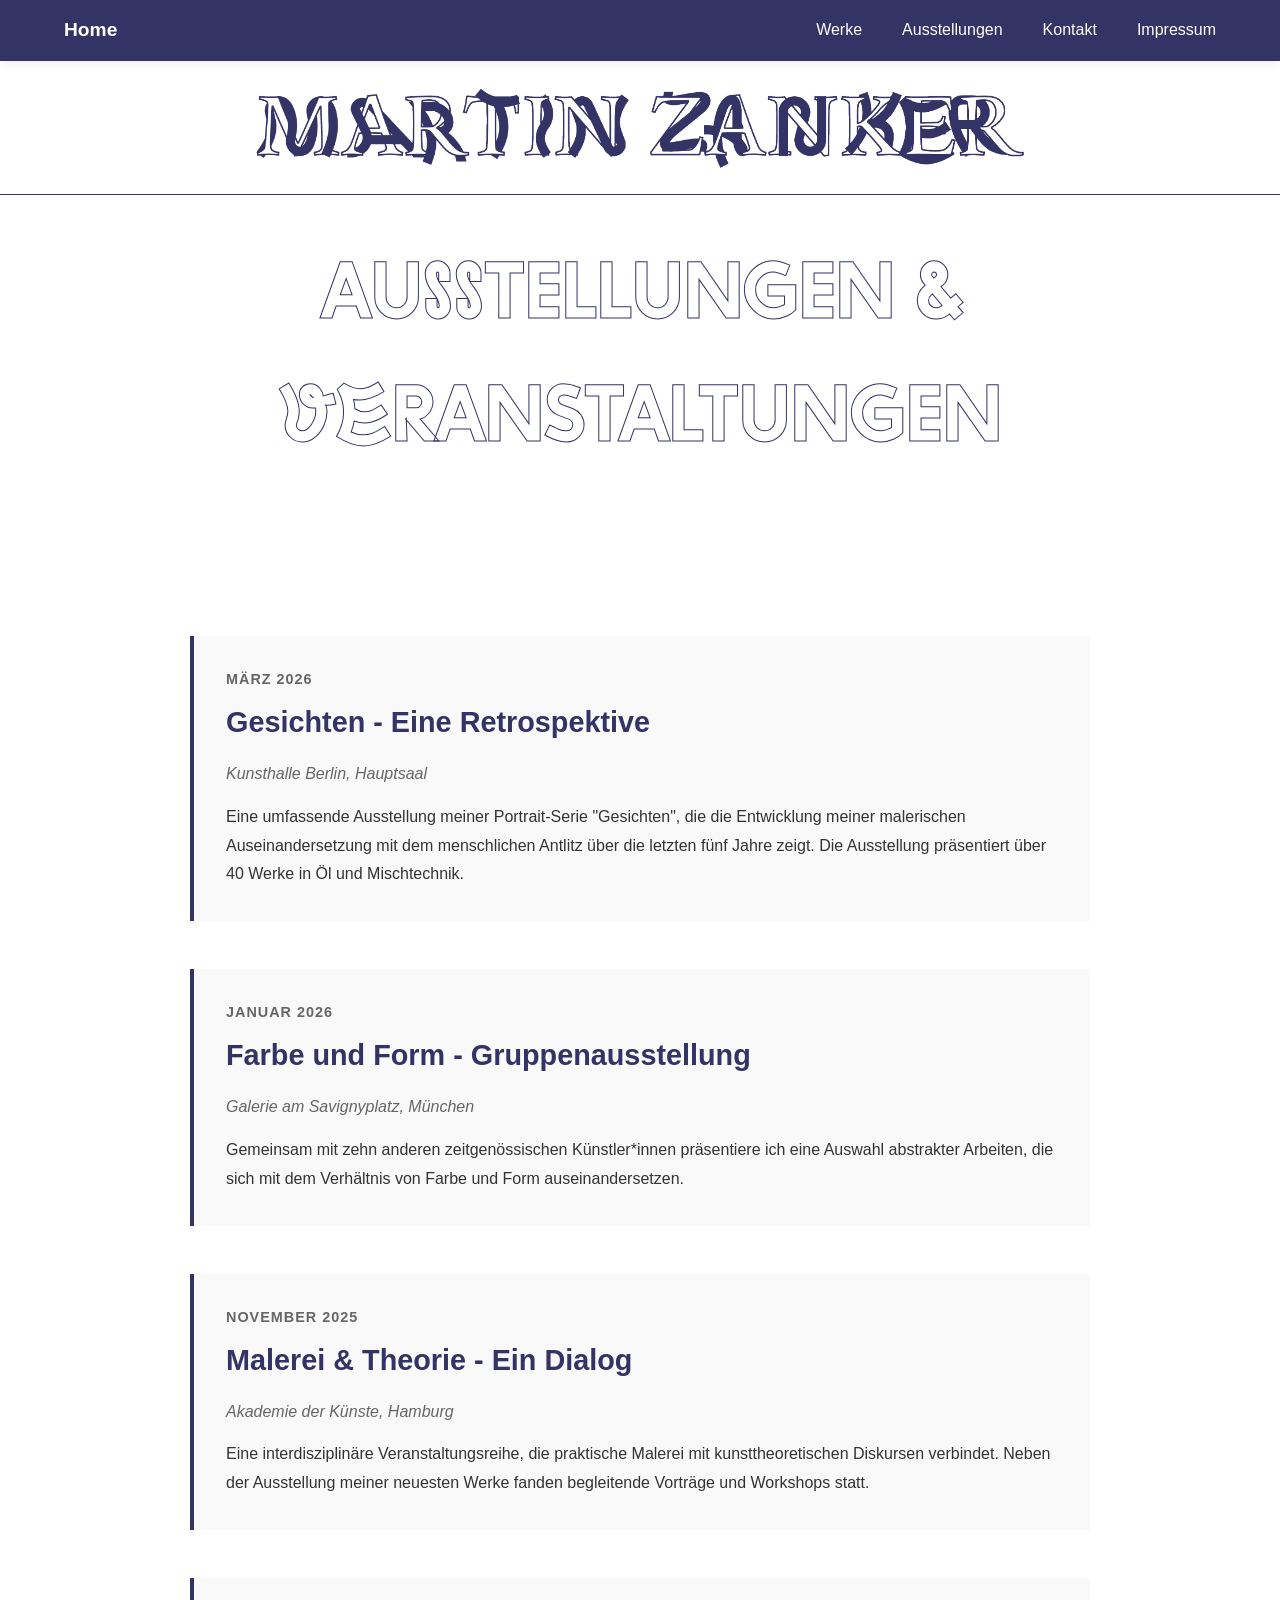
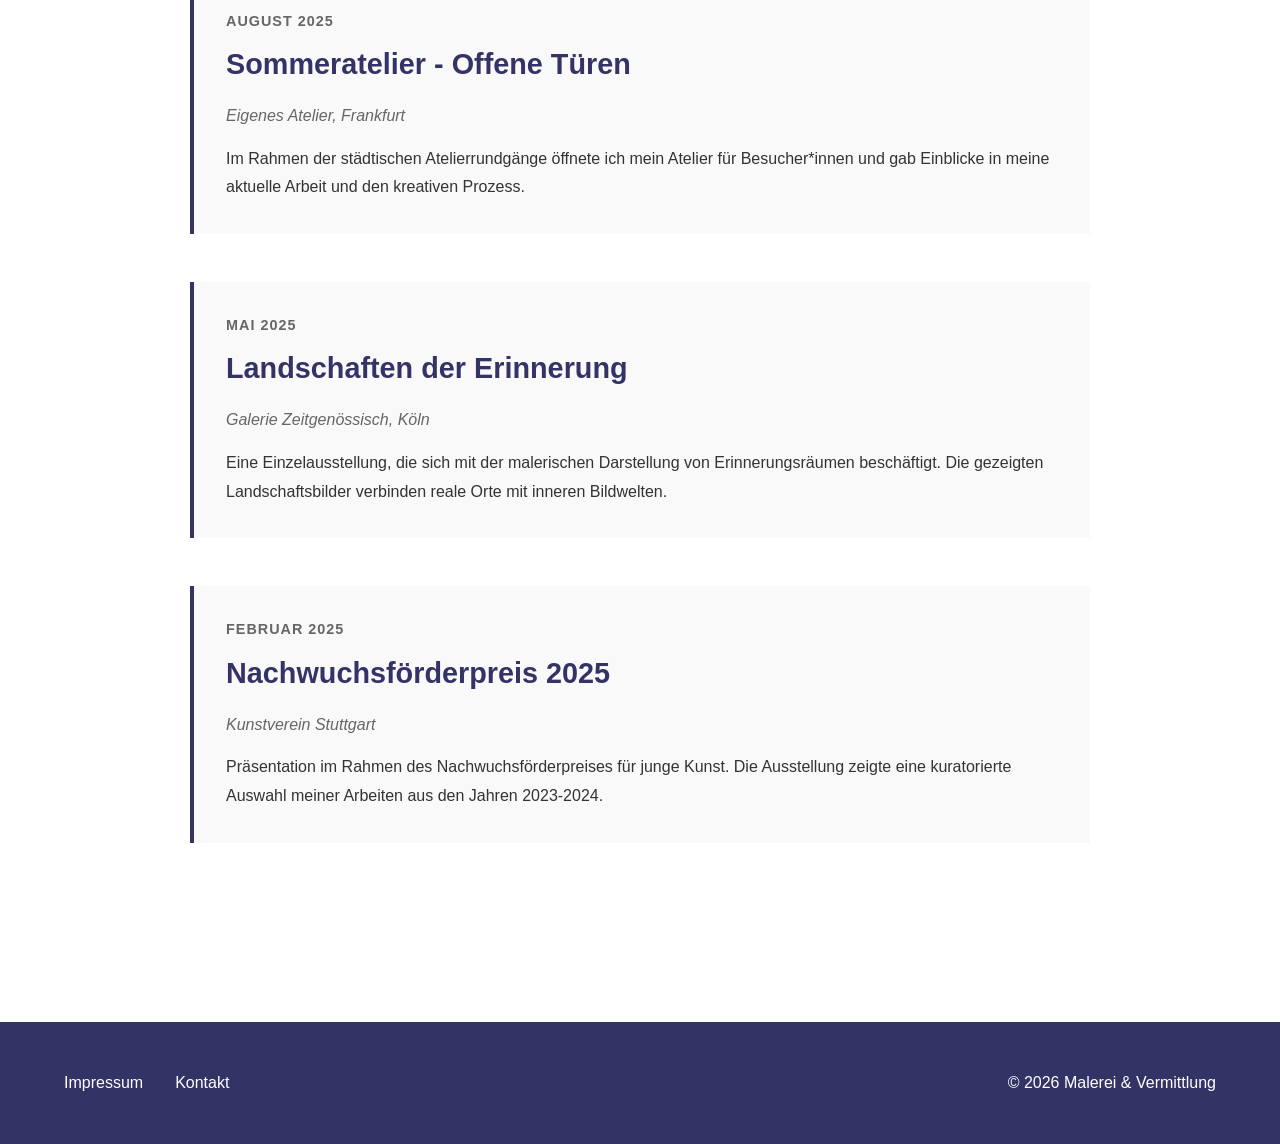
<file: Code-Vollversion/ausstellungen.html>
<!DOCTYPE html>
<html lang="de">
<head>
    <meta charset="UTF-8">
    <meta name="viewport" content="width=device-width, initial-scale=1.0">
    <title>Ausstellungen - Malerei & Vermittlung</title>
    <link rel="stylesheet" href="css/styles.css">
</head>
<body>

    <!-- Navigation -->
    <nav class="main-nav">
        <div class="nav-container">
            <a href="index.html" class="nav-logo">Home</a>
            <button class="nav-toggle" aria-label="Navigation öffnen">
                <span></span>
                <span></span>
                <span></span>
            </button>
            <ul class="nav-menu">
                <li><a href="werke.html">Werke</a></li>
                <li><a href="ausstellungen.html">Ausstellungen</a></li>
                <li><a href="kontakt.html">Kontakt</a></li>
                <li><a href="impressum.html">Impressum</a></li>
            </ul>
        </div>
    </nav>

    <!-- Header mit Logo -->
    <header>
        <div class="header-content">
            <img src="img/logo.gif" alt="Logo" class="logo">
        </div>
    </header>

    <!-- Page Title -->
    <section class="page-title-section">
        <h1 class="page-title">Ausstellungen & Veranstaltungen</h1>
    </section>

    <!-- Exhibitions List -->
    <section class="exhibitions-section">
        <div class="exhibition-list">

            <!-- Current/Upcoming Exhibitions -->
            <div class="exhibition-item">
                <div class="exhibition-date">März 2026</div>
                <h2>Gesichten - Eine Retrospektive</h2>
                <p class="exhibition-location">Kunsthalle Berlin, Hauptsaal</p>
                <p class="exhibition-description">
                    Eine umfassende Ausstellung meiner Portrait-Serie "Gesichten",
                    die die Entwicklung meiner malerischen Auseinandersetzung mit dem
                    menschlichen Antlitz über die letzten fünf Jahre zeigt.
                    Die Ausstellung präsentiert über 40 Werke in Öl und Mischtechnik.
                </p>
            </div>

            <div class="exhibition-item">
                <div class="exhibition-date">Januar 2026</div>
                <h2>Farbe und Form - Gruppenausstellung</h2>
                <p class="exhibition-location">Galerie am Savignyplatz, München</p>
                <p class="exhibition-description">
                    Gemeinsam mit zehn anderen zeitgenössischen Künstler*innen
                    präsentiere ich eine Auswahl abstrakter Arbeiten, die sich mit
                    dem Verhältnis von Farbe und Form auseinandersetzen.
                </p>
            </div>

            <!-- Past Exhibitions -->
            <div class="exhibition-item">
                <div class="exhibition-date">November 2025</div>
                <h2>Malerei & Theorie - Ein Dialog</h2>
                <p class="exhibition-location">Akademie der Künste, Hamburg</p>
                <p class="exhibition-description">
                    Eine interdisziplinäre Veranstaltungsreihe, die praktische Malerei
                    mit kunsttheoretischen Diskursen verbindet. Neben der Ausstellung
                    meiner neuesten Werke fanden begleitende Vorträge und Workshops statt.
                </p>
            </div>

            <div class="exhibition-item">
                <div class="exhibition-date">August 2025</div>
                <h2>Sommeratelier - Offene Türen</h2>
                <p class="exhibition-location">Eigenes Atelier, Frankfurt</p>
                <p class="exhibition-description">
                    Im Rahmen der städtischen Atelierrundgänge öffnete ich mein Atelier
                    für Besucher*innen und gab Einblicke in meine aktuelle Arbeit und
                    den kreativen Prozess.
                </p>
            </div>

            <div class="exhibition-item">
                <div class="exhibition-date">Mai 2025</div>
                <h2>Landschaften der Erinnerung</h2>
                <p class="exhibition-location">Galerie Zeitgenössisch, Köln</p>
                <p class="exhibition-description">
                    Eine Einzelausstellung, die sich mit der malerischen Darstellung
                    von Erinnerungsräumen beschäftigt. Die gezeigten Landschaftsbilder
                    verbinden reale Orte mit inneren Bildwelten.
                </p>
            </div>

            <div class="exhibition-item">
                <div class="exhibition-date">Februar 2025</div>
                <h2>Nachwuchsförderpreis 2025</h2>
                <p class="exhibition-location">Kunstverein Stuttgart</p>
                <p class="exhibition-description">
                    Präsentation im Rahmen des Nachwuchsförderpreises für junge Kunst.
                    Die Ausstellung zeigte eine kuratorierte Auswahl meiner Arbeiten
                    aus den Jahren 2023-2024.
                </p>
            </div>

        </div>
    </section>

    <script src="js/script.js"></script>

    <!-- Footer -->
    <footer class="main-footer">
        <div class="footer-content">
            <div class="footer-links">
                <a href="impressum.html">Impressum</a>
                <a href="kontakt.html">Kontakt</a>
            </div>
            <p>&copy; 2026 Malerei & Vermittlung</p>
        </div>
    </footer>
</body>
</html>
</file>
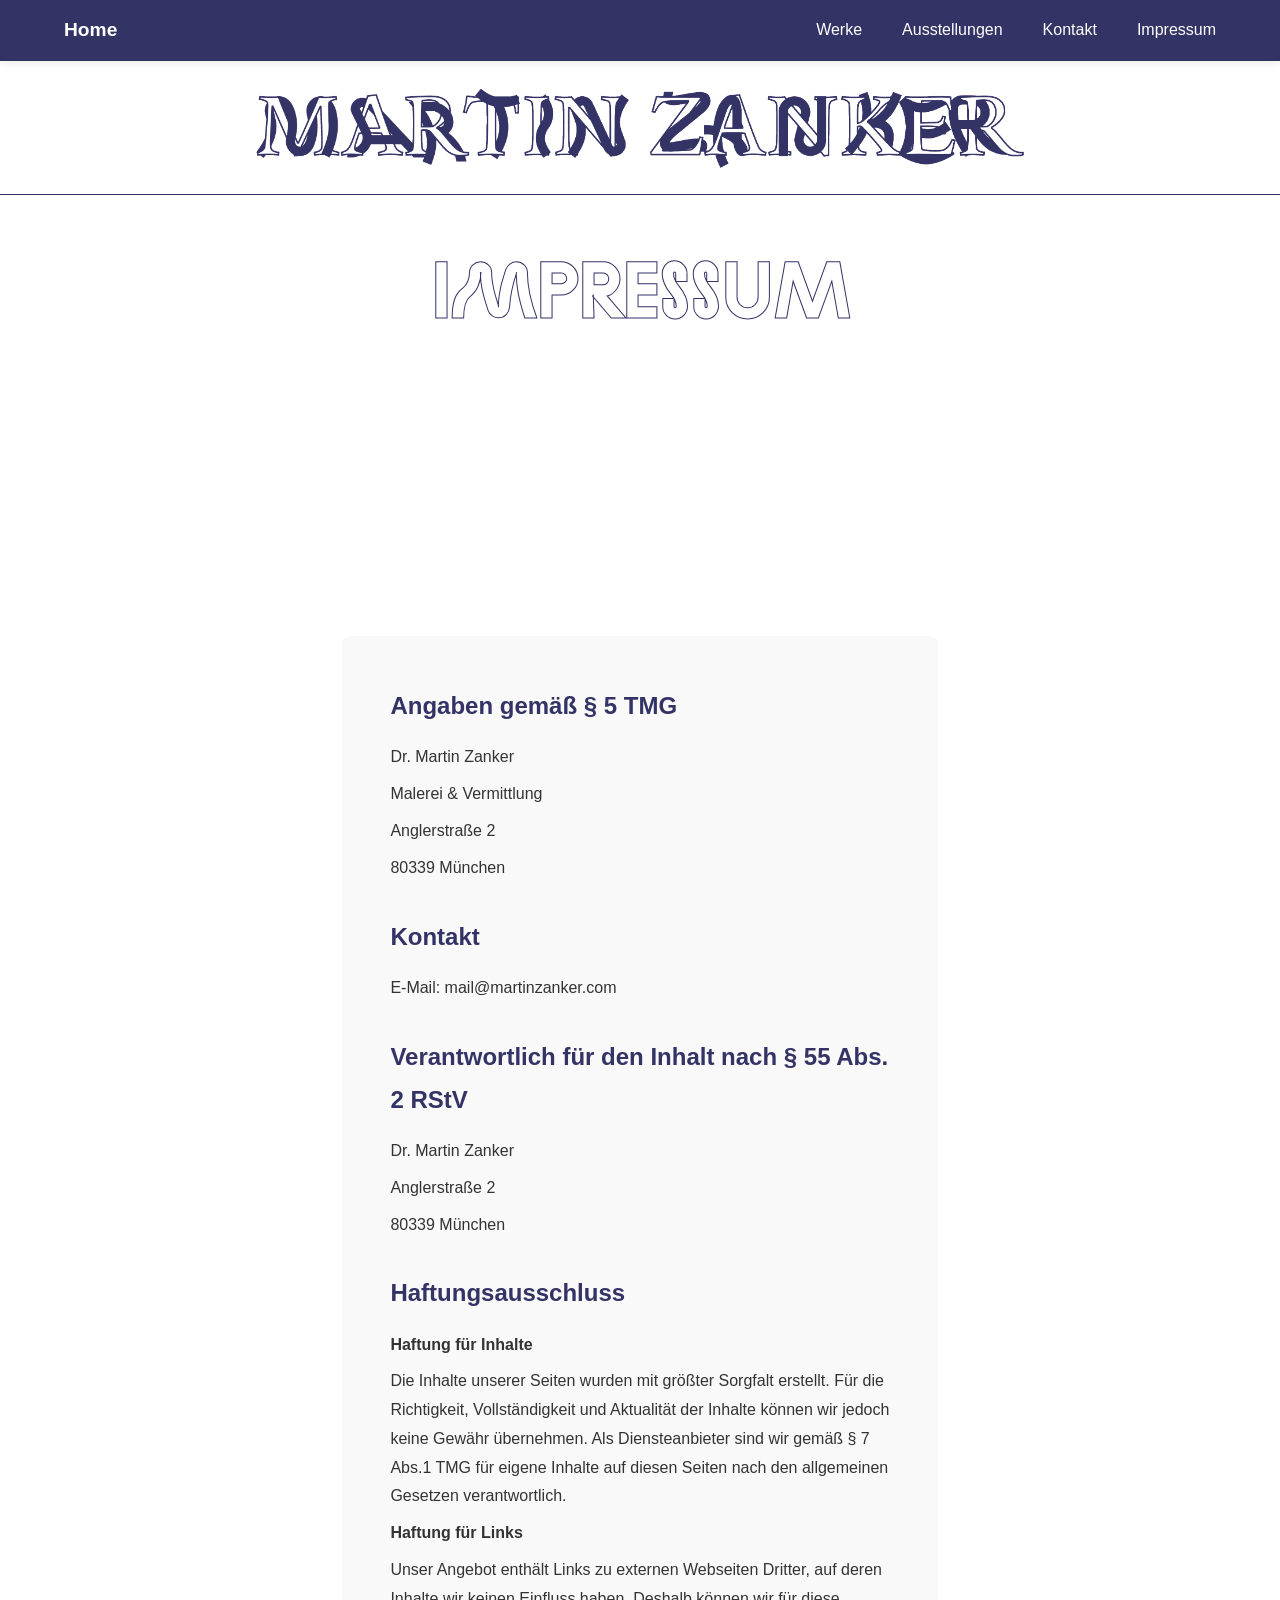
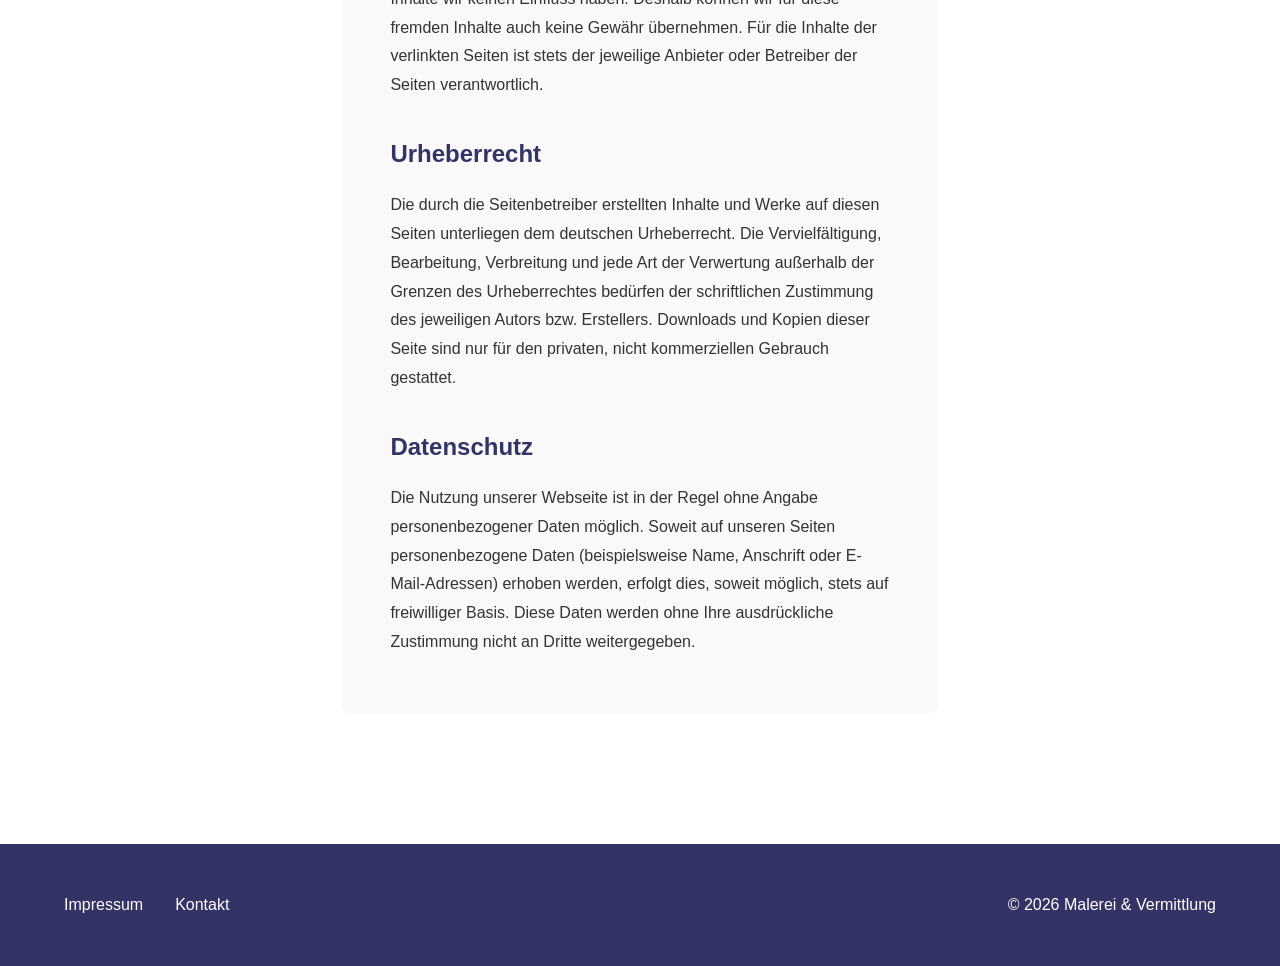
<file: Code-Vollversion/impressum.html>
<!DOCTYPE html>
<html lang="de">
<head>
    <meta charset="UTF-8">
    <meta name="viewport" content="width=device-width, initial-scale=1.0">
    <title>Impressum - Malerei & Vermittlung</title>
    <link rel="stylesheet" href="css/styles.css">
</head>
<body>

    <!-- Navigation -->
    <nav class="main-nav">
        <div class="nav-container">
            <a href="index.html" class="nav-logo">Home</a>
            <button class="nav-toggle" aria-label="Navigation öffnen">
                <span></span>
                <span></span>
                <span></span>
            </button>
            <ul class="nav-menu">
                <li><a href="werke.html">Werke</a></li>
                <li><a href="ausstellungen.html">Ausstellungen</a></li>
                <li><a href="kontakt.html">Kontakt</a></li>
                <li><a href="impressum.html">Impressum</a></li>
            </ul>
        </div>
    </nav>

    <!-- Header mit Logo -->
    <header>
        <div class="header-content">
            <img src="img/logo.gif" alt="Logo" class="logo">
        </div>
    </header>

    <!-- Page Title -->
    <section class="page-title-section">
        <h1 class="page-title">Impressum</h1>
    </section>

    <!-- Impressum Section -->
    <section class="impressum-section">
        <div class="impressum-content">

            <h2>Angaben gemäß § 5 TMG</h2>
            <p>Dr. Martin Zanker</p>
            <p>Malerei & Vermittlung</p>
            <p>Anglerstraße 2</p>
            <p>80339 München</p>

            <h2>Kontakt</h2>
            <p>E-Mail: mail@martinzanker.com</p>

            <h2>Verantwortlich für den Inhalt nach § 55 Abs. 2 RStV</h2>
            <p>Dr. Martin Zanker</p>
            <p>Anglerstraße 2</p>
            <p>80339 München</p>

            <h2>Haftungsausschluss</h2>
            <p><strong>Haftung für Inhalte</strong></p>
            <p>
                Die Inhalte unserer Seiten wurden mit größter Sorgfalt erstellt.
                Für die Richtigkeit, Vollständigkeit und Aktualität der Inhalte
                können wir jedoch keine Gewähr übernehmen. Als Diensteanbieter sind wir gemäß
                § 7 Abs.1 TMG für eigene Inhalte auf diesen Seiten nach den allgemeinen Gesetzen
                verantwortlich.
            </p>

            <p><strong>Haftung für Links</strong></p>
            <p>
                Unser Angebot enthält Links zu externen Webseiten Dritter, auf deren Inhalte wir
                keinen Einfluss haben. Deshalb können wir für diese fremden Inhalte auch keine
                Gewähr übernehmen. Für die Inhalte der verlinkten Seiten ist stets der jeweilige
                Anbieter oder Betreiber der Seiten verantwortlich.
            </p>

            <h2>Urheberrecht</h2>
            <p>
                Die durch die Seitenbetreiber erstellten Inhalte und Werke auf diesen Seiten
                unterliegen dem deutschen Urheberrecht. Die Vervielfältigung, Bearbeitung,
                Verbreitung und jede Art der Verwertung außerhalb der Grenzen des Urheberrechtes
                bedürfen der schriftlichen Zustimmung des jeweiligen Autors bzw. Erstellers.
                Downloads und Kopien dieser Seite sind nur für den privaten, nicht kommerziellen
                Gebrauch gestattet.
            </p>

            <h2>Datenschutz</h2>
            <p>
                Die Nutzung unserer Webseite ist in der Regel ohne Angabe personenbezogener Daten
                möglich. Soweit auf unseren Seiten personenbezogene Daten (beispielsweise Name,
                Anschrift oder E-Mail-Adressen) erhoben werden, erfolgt dies, soweit möglich,
                stets auf freiwilliger Basis. Diese Daten werden ohne Ihre ausdrückliche
                Zustimmung nicht an Dritte weitergegeben.
            </p>

        </div>
    </section>

    <script src="js/script.js"></script>

    <!-- Footer -->
    <footer class="main-footer">
        <div class="footer-content">
            <div class="footer-links">
                <a href="impressum.html">Impressum</a>
                <a href="kontakt.html">Kontakt</a>
            </div>
            <p>&copy; 2026 Malerei & Vermittlung</p>
        </div>
    </footer>
</body>
</html>
</file>
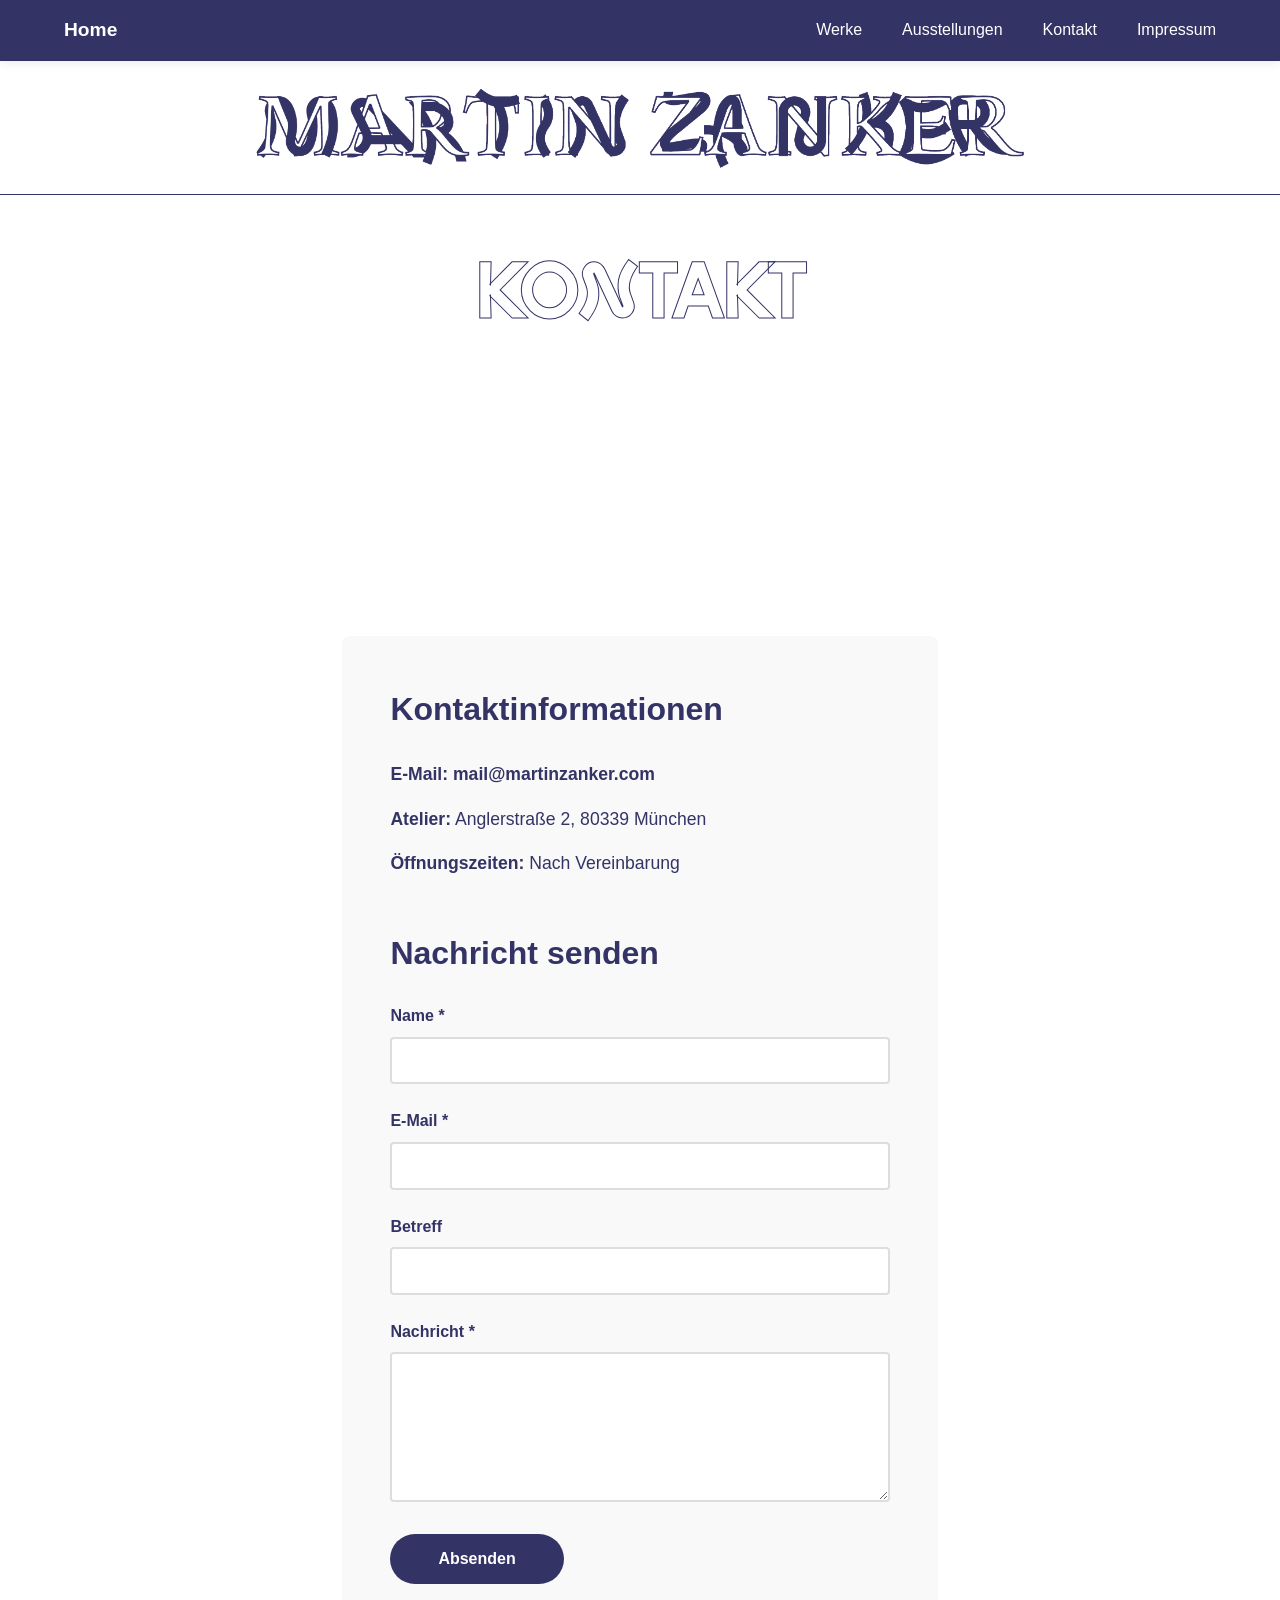
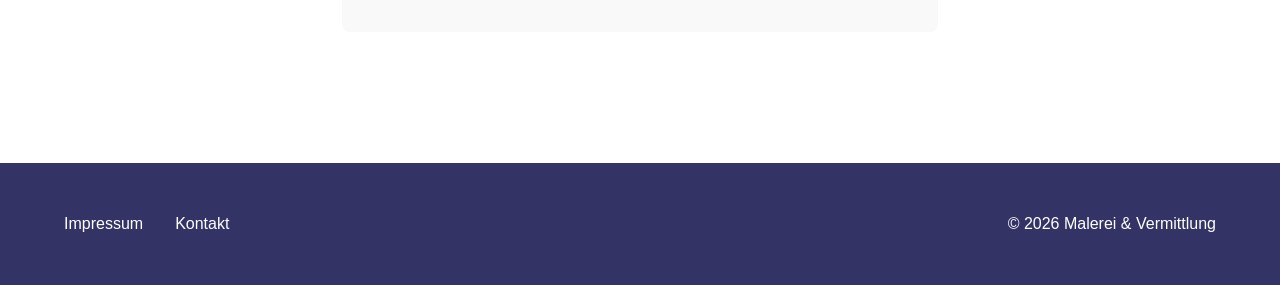
<file: Code-Vollversion/kontakt.html>
<!DOCTYPE html>
<html lang="de">
<head>
    <meta charset="UTF-8">
    <meta name="viewport" content="width=device-width, initial-scale=1.0">
    <title>Kontakt - Malerei & Vermittlung</title>
    <link rel="stylesheet" href="css/styles.css">
</head>
<body>

    <!-- Navigation -->
    <nav class="main-nav">
        <div class="nav-container">
            <a href="index.html" class="nav-logo">Home</a>
            <button class="nav-toggle" aria-label="Navigation öffnen">
                <span></span>
                <span></span>
                <span></span>
            </button>
            <ul class="nav-menu">
                <li><a href="werke.html">Werke</a></li>
                <li><a href="ausstellungen.html">Ausstellungen</a></li>
                <li><a href="kontakt.html">Kontakt</a></li>
                <li><a href="impressum.html">Impressum</a></li>
            </ul>
        </div>
    </nav>

    <!-- Header mit Logo -->
    <header>
        <div class="header-content">
            <img src="img/logo.gif" alt="Logo" class="logo">
        </div>
    </header>

    <!-- Page Title -->
    <section class="page-title-section">
        <h1 class="page-title">Kontakt</h1>
    </section>

    <!-- Contact Section -->
    <section class="contact-section">
        <div class="contact-content">

            <!-- Contact Information -->
            <div class="contact-info">
                <h2>Kontaktinformationen</h2>
                <p><strong>E-Mail:</strong> <a href="mailto:mail@martinzanker.com">mail@martinzanker.com</a></p>
                <p><strong>Atelier:</strong> Anglerstraße 2, 80339 München</p>
                <p><strong>Öffnungszeiten:</strong> Nach Vereinbarung</p>
            </div>

            <!-- Contact Form -->
            <div class="contact-form">
                <h2>Nachricht senden</h2>
                <form id="contactForm">
                    <div class="form-group">
                        <label for="name">Name *</label>
                        <input type="text" id="name" name="name" required>
                    </div>

                    <div class="form-group">
                        <label for="email">E-Mail *</label>
                        <input type="email" id="email" name="email" required>
                    </div>

                    <div class="form-group">
                        <label for="subject">Betreff</label>
                        <input type="text" id="subject" name="subject">
                    </div>

                    <div class="form-group">
                        <label for="message">Nachricht *</label>
                        <textarea id="message" name="message" required></textarea>
                    </div>

                    <button type="submit" class="submit-button">Absenden</button>
                </form>
            </div>

        </div>
    </section>

    <script src="js/script.js"></script>
    <script>
        // Simple form handling - replace with actual backend integration
        document.getElementById('contactForm').addEventListener('submit', function(e) {
            e.preventDefault();
            alert('Vielen Dank für Ihre Nachricht! Diese Funktion wird noch mit einem Backend verbunden.');
            this.reset();
        });
    </script>

    <!-- Footer -->
    <footer class="main-footer">
        <div class="footer-content">
            <div class="footer-links">
                <a href="impressum.html">Impressum</a>
                <a href="kontakt.html">Kontakt</a>
            </div>
            <p>&copy; 2026 Malerei & Vermittlung</p>
        </div>
    </footer>
</body>
</html>
</file>
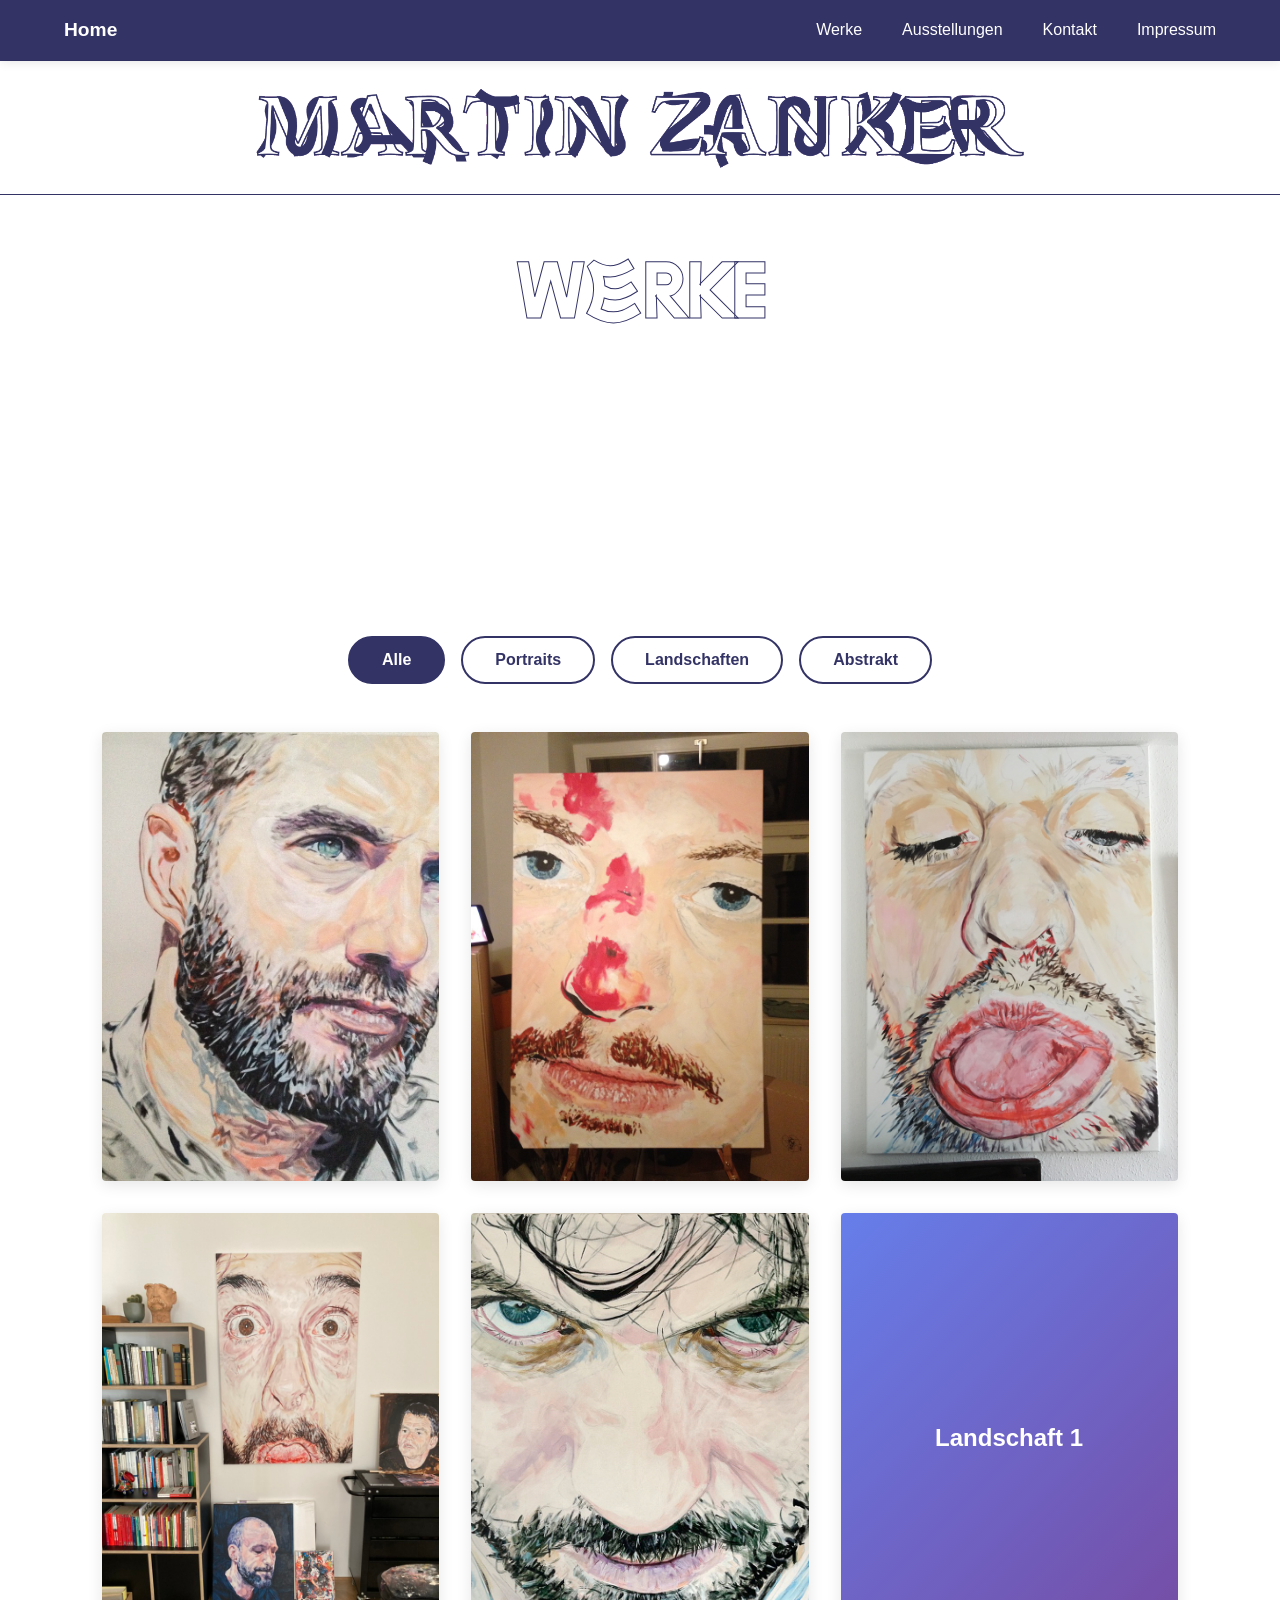
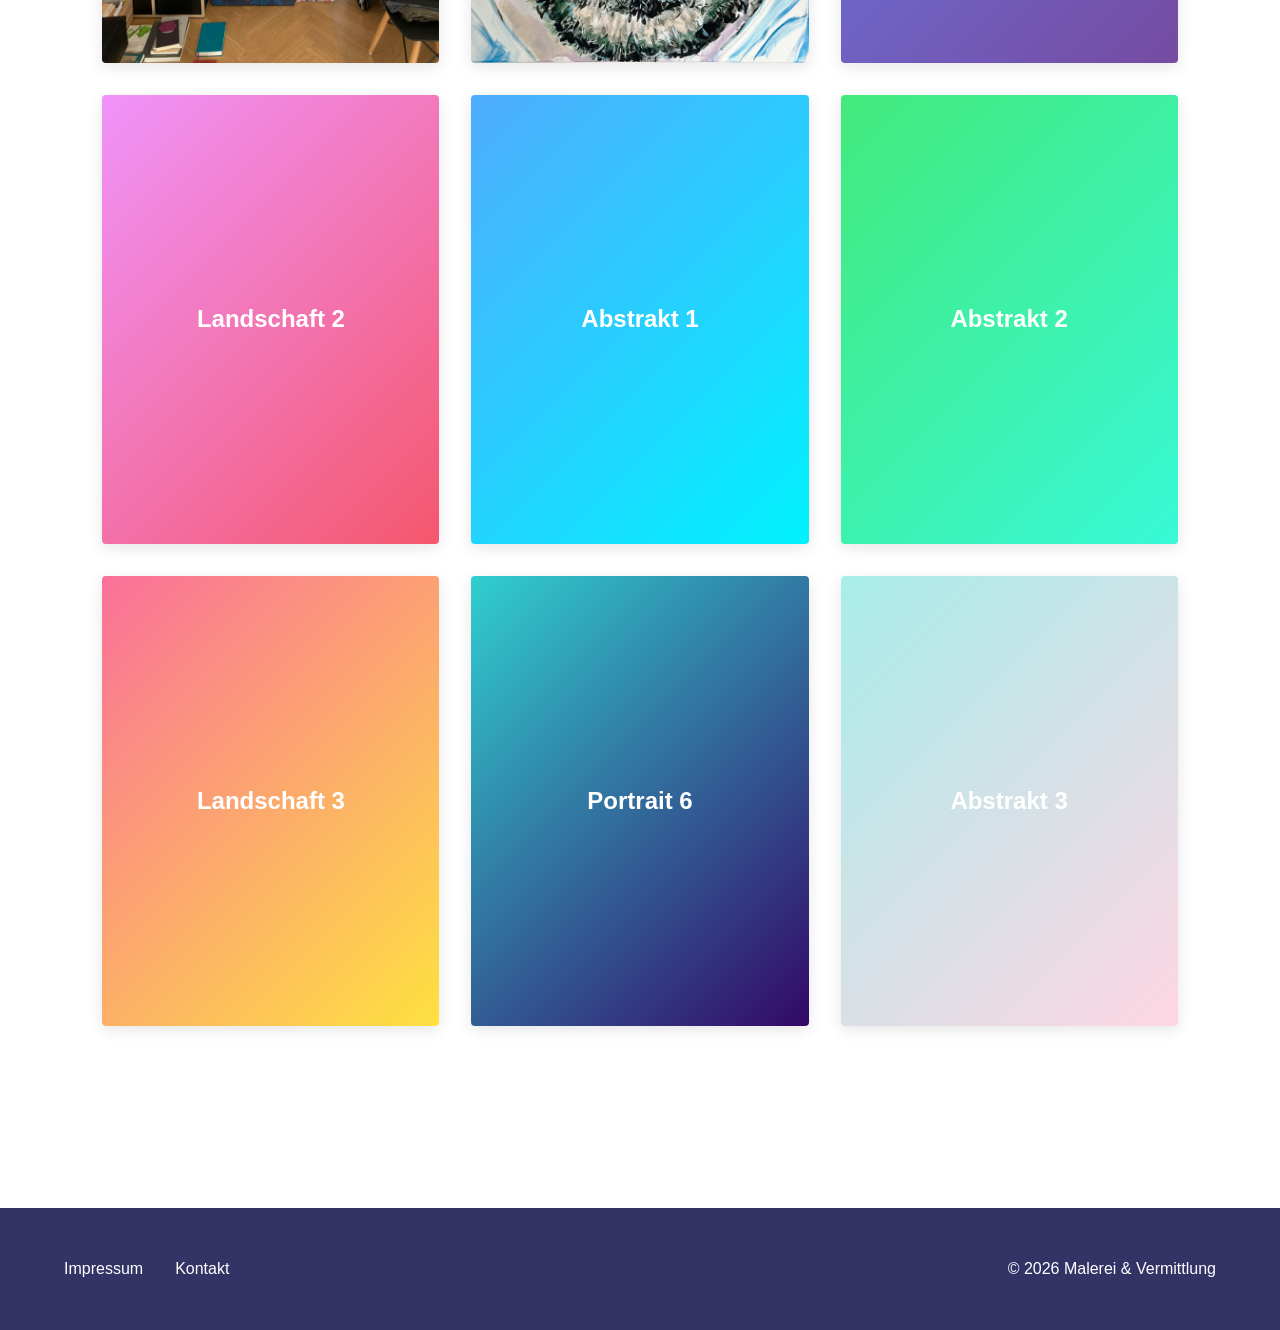
<file: Code-Vollversion/werke.html>
<!DOCTYPE html>
<html lang="de">
<head>
    <meta charset="UTF-8">
    <meta name="viewport" content="width=device-width, initial-scale=1.0">
    <title>Werke - Malerei & Vermittlung</title>
    <link rel="stylesheet" href="css/styles.css">
</head>
<body>

    <!-- Navigation -->
    <nav class="main-nav">
        <div class="nav-container">
            <a href="index.html" class="nav-logo">Home</a>
            <button class="nav-toggle" aria-label="Navigation öffnen">
                <span></span>
                <span></span>
                <span></span>
            </button>
            <ul class="nav-menu">
                <li><a href="werke.html">Werke</a></li>
                <li><a href="ausstellungen.html">Ausstellungen</a></li>
                <li><a href="kontakt.html">Kontakt</a></li>
                <li><a href="impressum.html">Impressum</a></li>
            </ul>
        </div>
    </nav>

    <!-- Header mit Logo -->
    <header>
        <div class="header-content">
            <img src="img/logo.gif" alt="Logo" class="logo">
        </div>
    </header>

    <!-- Page Title -->
    <section class="page-title-section">
        <h1 class="page-title">Werke</h1>
    </section>

    <!-- Gallery Grid -->
    <section class="works-gallery">
        <div class="gallery-categories">
            <button class="category-filter active" data-category="all">Alle</button>
            <button class="category-filter" data-category="portraits">Portraits</button>
            <button class="category-filter" data-category="landscapes">Landschaften</button>
            <button class="category-filter" data-category="abstract">Abstrakt</button>
        </div>

        <div class="works-grid">
            <!-- Existing Images -->
            <div class="work-item" data-category="portraits">
                <div class="work-image-wrapper">
                    <img src="img/parallax/Ben.jpg" alt="Portrait Ben" class="work-image">
                    <div class="work-overlay">
                        <h3>Portrait Ben</h3>
                        <p>Öl auf Leinwand, 2024</p>
                    </div>
                </div>
            </div>

            <div class="work-item" data-category="portraits">
                <div class="work-image-wrapper">
                    <img src="img/Gesichten/Michael.jpg" alt="Portrait Michael" class="work-image">
                    <div class="work-overlay">
                        <h3>Portrait Michael</h3>
                        <p>Öl auf Leinwand, 2024</p>
                    </div>
                </div>
            </div>

            <div class="work-item" data-category="portraits">
                <div class="work-image-wrapper">
                    <img src="img/Gesichten/Marcus.jpg" alt="Portrait Marcus" class="work-image">
                    <div class="work-overlay">
                        <h3>Portrait Marcus</h3>
                        <p>Öl auf Leinwand, 2024</p>
                    </div>
                </div>
            </div>

            <div class="work-item" data-category="portraits">
                <div class="work-image-wrapper">
                    <img src="img/Gesichten/Kai Schreck.jpg" alt="Portrait Kai Schreck" class="work-image">
                    <div class="work-overlay">
                        <h3>Portrait Kai Schreck</h3>
                        <p>Öl auf Leinwand, 2024</p>
                    </div>
                </div>
            </div>

            <div class="work-item" data-category="portraits">
                <div class="work-image-wrapper">
                    <img src="img/Gesichten/Daniel.jpg" alt="Portrait Daniel" class="work-image">
                    <div class="work-overlay">
                        <h3>Portrait Daniel</h3>
                        <p>Öl auf Leinwand, 2024</p>
                    </div>
                </div>
            </div>

            <!-- Dummy Images - Replace with actual images later -->
            <div class="work-item" data-category="landscapes">
                <div class="work-image-wrapper">
                    <div class="dummy-image" style="background: linear-gradient(135deg, #667eea 0%, #764ba2 100%);">
                        <span>Landschaft 1</span>
                    </div>
                    <div class="work-overlay">
                        <h3>Landschaft 1</h3>
                        <p>Öl auf Leinwand, 2024</p>
                    </div>
                </div>
            </div>

            <div class="work-item" data-category="landscapes">
                <div class="work-image-wrapper">
                    <div class="dummy-image" style="background: linear-gradient(135deg, #f093fb 0%, #f5576c 100%);">
                        <span>Landschaft 2</span>
                    </div>
                    <div class="work-overlay">
                        <h3>Landschaft 2</h3>
                        <p>Acryl auf Leinwand, 2024</p>
                    </div>
                </div>
            </div>

            <div class="work-item" data-category="abstract">
                <div class="work-image-wrapper">
                    <div class="dummy-image" style="background: linear-gradient(135deg, #4facfe 0%, #00f2fe 100%);">
                        <span>Abstrakt 1</span>
                    </div>
                    <div class="work-overlay">
                        <h3>Abstrakt 1</h3>
                        <p>Mischtechnik, 2024</p>
                    </div>
                </div>
            </div>

            <div class="work-item" data-category="abstract">
                <div class="work-image-wrapper">
                    <div class="dummy-image" style="background: linear-gradient(135deg, #43e97b 0%, #38f9d7 100%);">
                        <span>Abstrakt 2</span>
                    </div>
                    <div class="work-overlay">
                        <h3>Abstrakt 2</h3>
                        <p>Öl auf Leinwand, 2023</p>
                    </div>
                </div>
            </div>

            <div class="work-item" data-category="landscapes">
                <div class="work-image-wrapper">
                    <div class="dummy-image" style="background: linear-gradient(135deg, #fa709a 0%, #fee140 100%);">
                        <span>Landschaft 3</span>
                    </div>
                    <div class="work-overlay">
                        <h3>Landschaft 3</h3>
                        <p>Aquarell, 2023</p>
                    </div>
                </div>
            </div>

            <div class="work-item" data-category="portraits">
                <div class="work-image-wrapper">
                    <div class="dummy-image" style="background: linear-gradient(135deg, #30cfd0 0%, #330867 100%);">
                        <span>Portrait 6</span>
                    </div>
                    <div class="work-overlay">
                        <h3>Portrait 6</h3>
                        <p>Öl auf Leinwand, 2023</p>
                    </div>
                </div>
            </div>

            <div class="work-item" data-category="abstract">
                <div class="work-image-wrapper">
                    <div class="dummy-image" style="background: linear-gradient(135deg, #a8edea 0%, #fed6e3 100%);">
                        <span>Abstrakt 3</span>
                    </div>
                    <div class="work-overlay">
                        <h3>Abstrakt 3</h3>
                        <p>Mischtechnik, 2023</p>
                    </div>
                </div>
            </div>
        </div>
    </section>

    <script src="js/script.js"></script>
    <script src="js/works.js"></script>

    <!-- Footer -->
    <footer class="main-footer">
        <div class="footer-content">
            <div class="footer-links">
                <a href="impressum.html">Impressum</a>
                <a href="kontakt.html">Kontakt</a>
            </div>
            <p>&copy; 2026 Malerei & Vermittlung</p>
        </div>
    </footer>
</body>
</html>
</file>
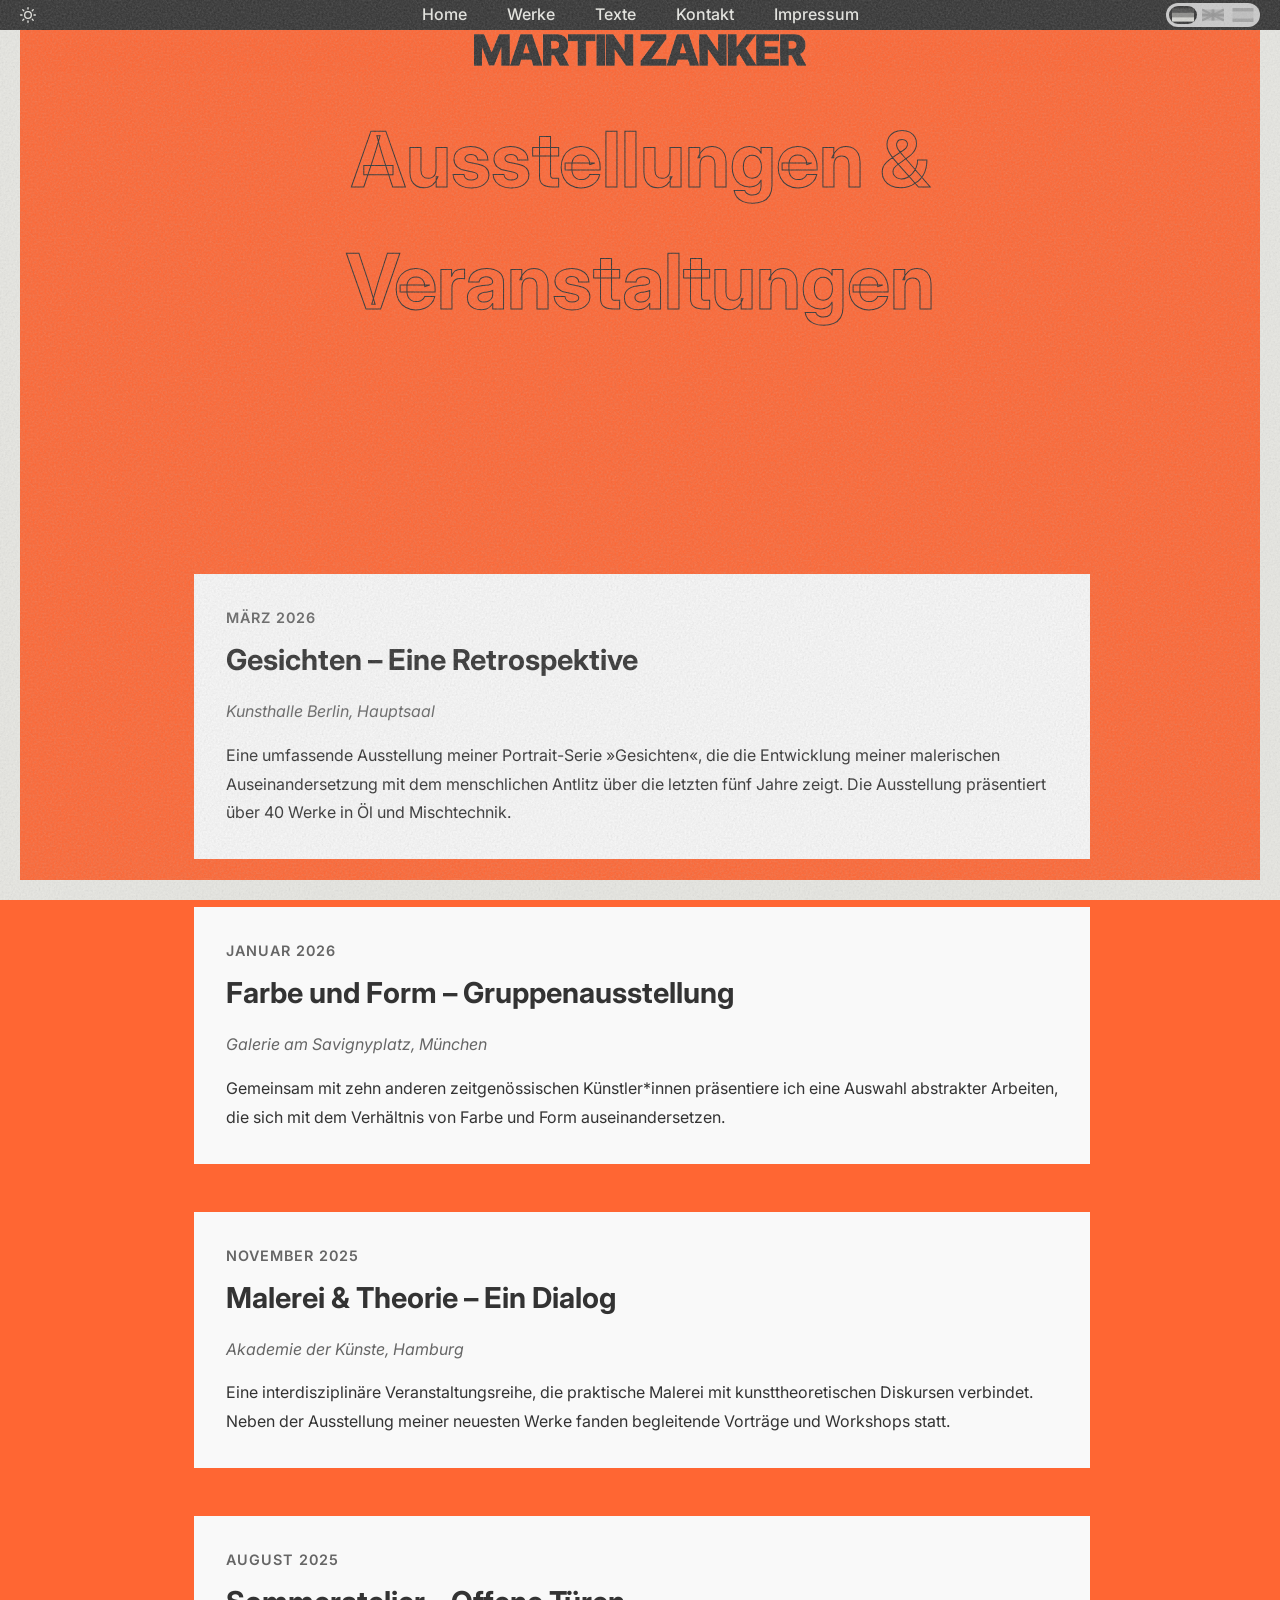
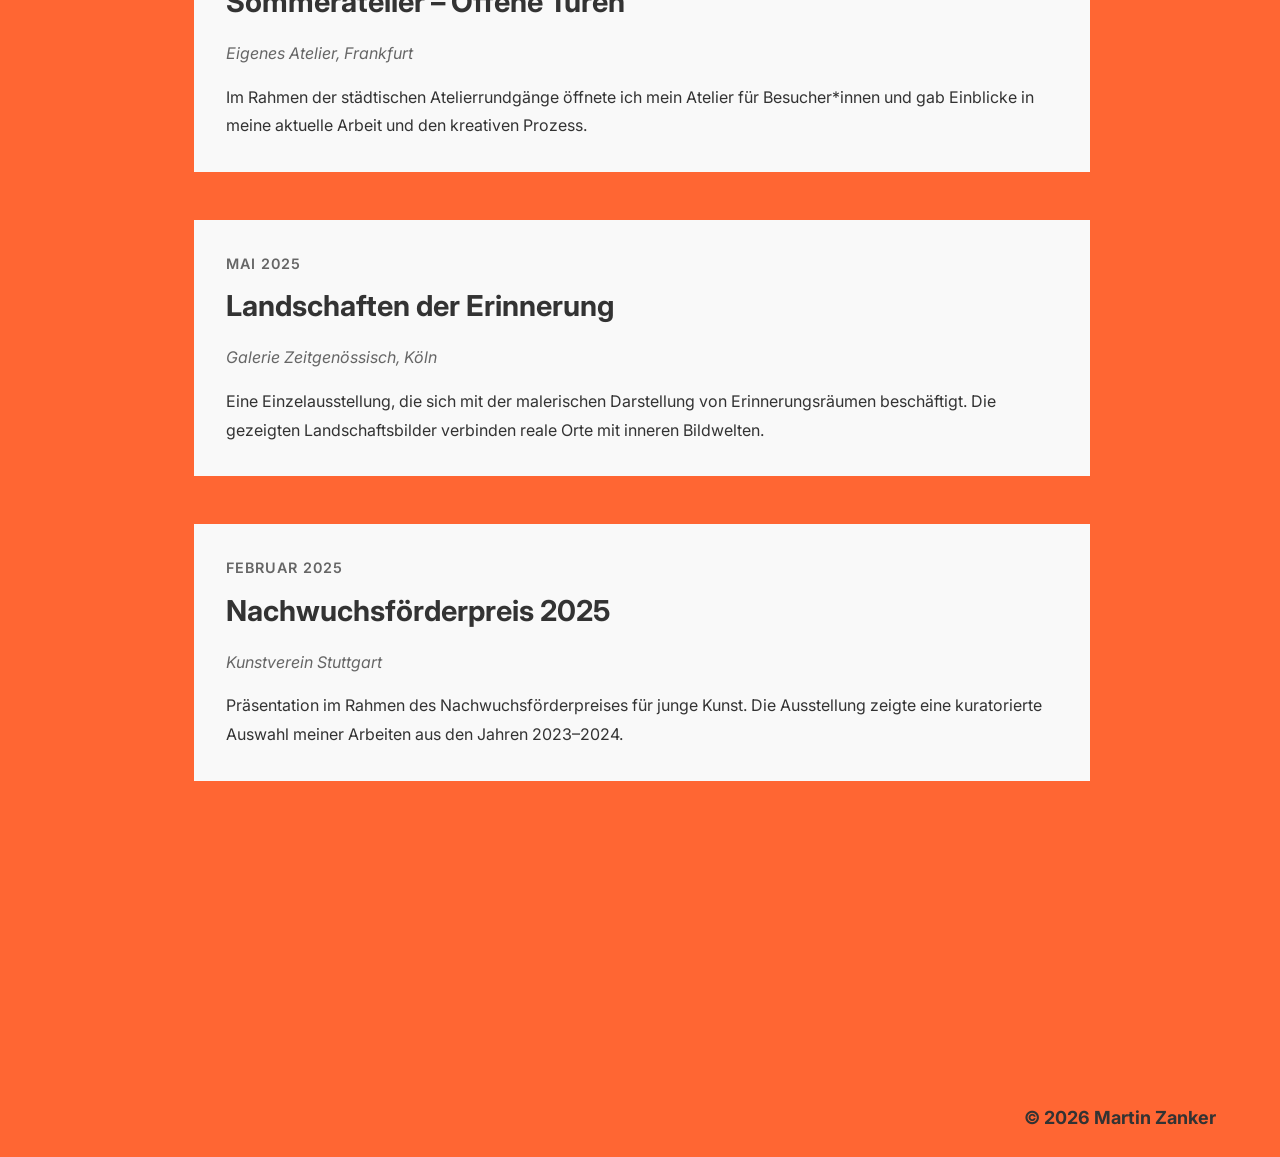
<file: Code/ausstellungen.html>
<!DOCTYPE html>
<html lang="de">
<head>
    <meta charset="UTF-8">
    <meta name="viewport" content="width=device-width, initial-scale=1.0, viewport-fit=cover">
    <!-- Rahmenfarbe für die iOS-Safari-Balken; per JS (setTheme) an den Dark-Mode-Toggle gekoppelt -->
    <meta name="theme-color" content="#ff6633">
    <title>Ausstellungen - Martin Zanker</title>
    <link rel="stylesheet" href="css/styles.css">

    <!-- Open Graph / Share-Vorschau -->
    <meta property="og:type" content="website">
    <meta property="og:site_name" content="Martin Zanker">
    <meta property="og:title" content="MARTIN ZANKER · AUSSTELLUNGEN">
    <meta property="og:url" content="https://martinzanker-website.martin-zanker.workers.dev/ausstellungen.html">
    <meta property="og:image" content="https://martinzanker-website.martin-zanker.workers.dev/img/Werke/Gesichten/Michael.jpg">
    <meta property="og:image:width" content="900">
    <meta property="og:image:height" content="1350">
    <meta name="twitter:card" content="summary_large_image">
    <meta name="twitter:title" content="MARTIN ZANKER · AUSSTELLUNGEN">
    <meta name="twitter:image" content="https://martinzanker-website.martin-zanker.workers.dev/img/Werke/Gesichten/Michael.jpg">
</head>
<body class="sub-page">

    <!-- Background stripes -->
    <div class="background-stripe-top"></div>
    <div class="background-stripe-left"></div>
    <div class="background-stripe-right"></div>
    <div class="background-stripe-bottom"></div>

    <!-- Frame borders -->
    <div class="frame-border-left"></div>
    <div class="frame-border-right"></div>

    <!-- Header backdrop - solid orange behind blur -->
    <div class="header-backdrop"></div>

    <!-- Navigation -->
    <nav class="main-nav">
        <div class="nav-container">
            <label class="theme-switch">
                <input type="checkbox" class="theme-switch__checkbox">
                <div class="theme-switch__sun"></div>
                <div class="theme-switch__moon"></div>
            </label>
            <!-- Locale-Toggle (DE/EN) -->
            <div class="locale-switch" role="group" aria-label="Sprache / Language">
                <button class="locale-switch__btn active" data-locale="de" title="Deutsch" aria-label="Deutsch">
                    <svg xmlns="http://www.w3.org/2000/svg" viewBox="0 0 5 3">
                        <rect width="5" height="1" y="0" fill="currentColor" opacity="0.9"/>
                        <rect width="5" height="1" y="1" fill="currentColor" opacity="0.5"/>
                        <rect width="5" height="1" y="2" fill="currentColor" opacity="0.15"/>
                    </svg>
                </button>
                <button class="locale-switch__btn" data-locale="en" title="English" aria-label="English">
                    <svg xmlns="http://www.w3.org/2000/svg" viewBox="0 0 60 30">
                        <rect width="60" height="30" fill="currentColor" opacity="0.4"/>
                        <path d="M0,0 L60,30 M60,0 L0,30" stroke="currentColor" stroke-opacity="0.8" stroke-width="6"/>
                        <rect x="0" y="11" width="60" height="8" fill="currentColor" opacity="0.85"/>
                        <rect x="26" y="0" width="8" height="30" fill="currentColor" opacity="0.85"/>
                        <rect x="0" y="13" width="60" height="4" fill="currentColor" opacity="0.5"/>
                        <rect x="28" y="0" width="4" height="30" fill="currentColor" opacity="0.5"/>
                    </svg>
                </button>
                <button class="locale-switch__btn" data-locale="es" title="Español" aria-label="Español">
                    <svg xmlns="http://www.w3.org/2000/svg" viewBox="0 0 3 2">
                        <rect width="3" height="0.5" y="0" fill="currentColor" opacity="0.75"/>
                        <rect width="3" height="1" y="0.5" fill="currentColor" opacity="0.2"/>
                        <rect width="3" height="0.5" y="1.5" fill="currentColor" opacity="0.75"/>
                    </svg>
                </button>
            </div>

            <button class="nav-toggle" aria-label="Navigation öffnen" onclick="event.stopPropagation()">
                <span></span>
                <span></span>
                <span></span>
            </button>
            <ul class="nav-menu">
                <li><a href="index.html" class="nav-home" data-de="Home" data-en="Home" data-es="Home">Home</a></li>
                <li><a href="werke.html" data-de="Werke" data-en="Works" data-es="Obras">Werke</a></li>
                <li><a href="reden.html" data-de="Texte" data-en="Texts" data-es="Textos">Texte</a></li>
                <li><a href="kontakt.html" data-de="Kontakt" data-en="Contact" data-es="Contacto">Kontakt</a></li>
                <li><a href="impressum.html" data-de="Impressum" data-en="Imprint" data-es="Aviso legal">Impressum</a></li>
            </ul>
        </div>
    </nav>

    <!-- Header mit Logo -->
    <header class="fixed-header" onclick="window.location.href='index.html'" style="cursor: pointer;">
        <div class="header-content">
            <img data-src="img/05_Logo_Inter_anim.webp" alt="Martin Zanker Logo" class="logo-gif logo-gif-light">
            <img data-src="img/05_Logo_Inter_orange_Transparent_anim.webp" alt="Martin Zanker Logo" class="logo-gif logo-gif-dark">
            <span class="logo-text">MARTIN ZANKER</span>
        </div>
    </header>

    <!-- Page Title -->
    <section class="page-title-section">
        <h1 class="page-title" data-de="Ausstellungen &amp; Veranstaltungen" data-en="Exhibitions &amp; Events" data-es="Exposiciones &amp; Eventos">Ausstellungen &amp; Veranstaltungen</h1>
    </section>

    <!-- Exhibitions List -->
    <section class="exhibitions-section">
        <div class="exhibition-list">

            <div class="exhibition-item">
                <div class="exhibition-date" data-de="März 2026" data-en="March 2026" data-es="Marzo 2026">März 2026</div>
                <div class="locale-de active">
                    <h2>Gesichten – Eine Retrospektive</h2>
                    <p class="exhibition-location">Kunsthalle Berlin, Hauptsaal</p>
                    <p class="exhibition-description">
                        Eine umfassende Ausstellung meiner Portrait-Serie »Gesichten«,
                        die die Entwicklung meiner malerischen Auseinandersetzung mit dem
                        menschlichen Antlitz über die letzten fünf Jahre zeigt.
                        Die Ausstellung präsentiert über 40 Werke in Öl und Mischtechnik.
                    </p>
                </div>
                <div class="locale-en">
                    <h2>Gesichten – A Retrospective</h2>
                    <p class="exhibition-location">Kunsthalle Berlin, Main Hall</p>
                    <p class="exhibition-description">
                        A comprehensive exhibition of my portrait series "Gesichten",
                        tracing the development of my painterly engagement with the
                        human face over the past five years.
                        The exhibition presents over 40 works in oil and mixed media.
                    </p>
                </div>
                <div class="locale-es">
                    <h2>Gesichten – Una retrospectiva</h2>
                    <p class="exhibition-location">Kunsthalle Berlín, Sala principal</p>
                    <p class="exhibition-description">
                        Una exposición exhaustiva de mi serie de retratos "Gesichten",
                        que muestra el desarrollo de mi trabajo pictórico con
                        el rostro humano a lo largo de los últimos cinco años.
                        La exposición presenta más de 40 obras en óleo y técnica mixta.
                    </p>
                </div>
            </div>

            <div class="exhibition-item">
                <div class="exhibition-date" data-de="Januar 2026" data-en="January 2026" data-es="Enero 2026">Januar 2026</div>
                <div class="locale-de active">
                    <h2>Farbe und Form – Gruppenausstellung</h2>
                    <p class="exhibition-location">Galerie am Savignyplatz, München</p>
                    <p class="exhibition-description">
                        Gemeinsam mit zehn anderen zeitgenössischen Künstler*innen
                        präsentiere ich eine Auswahl abstrakter Arbeiten, die sich mit
                        dem Verhältnis von Farbe und Form auseinandersetzen.
                    </p>
                </div>
                <div class="locale-en">
                    <h2>Colour and Form – Group Exhibition</h2>
                    <p class="exhibition-location">Galerie am Savignyplatz, Munich</p>
                    <p class="exhibition-description">
                        Together with ten other contemporary artists, I present a selection
                        of abstract works exploring the relationship between colour and form.
                    </p>
                </div>
                <div class="locale-es">
                    <h2>Color y forma – Exposición colectiva</h2>
                    <p class="exhibition-location">Galerie am Savignyplatz, Múnich</p>
                    <p class="exhibition-description">
                        Junto con diez artistas contemporáneos, presento una selección
                        de obras abstractas que exploran la relación entre color y forma.
                    </p>
                </div>
            </div>

            <div class="exhibition-item">
                <div class="exhibition-date" data-de="November 2025" data-en="November 2025" data-es="Noviembre 2025">November 2025</div>
                <div class="locale-de active">
                    <h2>Malerei &amp; Theorie – Ein Dialog</h2>
                    <p class="exhibition-location">Akademie der Künste, Hamburg</p>
                    <p class="exhibition-description">
                        Eine interdisziplinäre Veranstaltungsreihe, die praktische Malerei
                        mit kunsttheoretischen Diskursen verbindet. Neben der Ausstellung
                        meiner neuesten Werke fanden begleitende Vorträge und Workshops statt.
                    </p>
                </div>
                <div class="locale-en">
                    <h2>Painting &amp; Theory – A Dialogue</h2>
                    <p class="exhibition-location">Akademie der Künste, Hamburg</p>
                    <p class="exhibition-description">
                        An interdisciplinary series of events combining practical painting
                        with art-theoretical discourse. Alongside the exhibition of my
                        latest works, accompanying lectures and workshops took place.
                    </p>
                </div>
                <div class="locale-es">
                    <h2>Pintura &amp; Teoría – Un diálogo</h2>
                    <p class="exhibition-location">Akademie der Künste, Hamburgo</p>
                    <p class="exhibition-description">
                        Una serie interdisciplinar de eventos que combina la pintura
                        práctica con el discurso teórico artístico. Junto a la exposición
                        de mis obras más recientes, tuvieron lugar conferencias y talleres.
                    </p>
                </div>
            </div>

            <div class="exhibition-item">
                <div class="exhibition-date" data-de="August 2025" data-en="August 2025" data-es="Agosto 2025">August 2025</div>
                <div class="locale-de active">
                    <h2>Sommeratelier – Offene Türen</h2>
                    <p class="exhibition-location">Eigenes Atelier, Frankfurt</p>
                    <p class="exhibition-description">
                        Im Rahmen der städtischen Atelierrundgänge öffnete ich mein Atelier
                        für Besucher*innen und gab Einblicke in meine aktuelle Arbeit und
                        den kreativen Prozess.
                    </p>
                </div>
                <div class="locale-en">
                    <h2>Summer Studio – Open Doors</h2>
                    <p class="exhibition-location">Private Studio, Frankfurt</p>
                    <p class="exhibition-description">
                        As part of the city's studio open-day programme, I opened my studio
                        to visitors and offered insights into my current work and creative process.
                    </p>
                </div>
                <div class="locale-es">
                    <h2>Estudio de verano – Puertas abiertas</h2>
                    <p class="exhibition-location">Estudio propio, Fráncfort</p>
                    <p class="exhibition-description">
                        En el marco de las jornadas de puertas abiertas de los estudios
                        de la ciudad, abrí mi estudio a los visitantes y ofrecí una mirada
                        a mi trabajo actual y a mi proceso creativo.
                    </p>
                </div>
            </div>

            <div class="exhibition-item">
                <div class="exhibition-date" data-de="Mai 2025" data-en="May 2025" data-es="Mayo 2025">Mai 2025</div>
                <div class="locale-de active">
                    <h2>Landschaften der Erinnerung</h2>
                    <p class="exhibition-location">Galerie Zeitgenössisch, Köln</p>
                    <p class="exhibition-description">
                        Eine Einzelausstellung, die sich mit der malerischen Darstellung
                        von Erinnerungsräumen beschäftigt. Die gezeigten Landschaftsbilder
                        verbinden reale Orte mit inneren Bildwelten.
                    </p>
                </div>
                <div class="locale-en">
                    <h2>Landscapes of Memory</h2>
                    <p class="exhibition-location">Galerie Zeitgenössisch, Cologne</p>
                    <p class="exhibition-description">
                        A solo exhibition exploring the painterly representation of memory
                        spaces. The landscape works on show connect real places with
                        inner imaginary worlds.
                    </p>
                </div>
                <div class="locale-es">
                    <h2>Paisajes de la memoria</h2>
                    <p class="exhibition-location">Galerie Zeitgenössisch, Colonia</p>
                    <p class="exhibition-description">
                        Una exposición individual que explora la representación pictórica
                        de los espacios de la memoria. Las obras paisajísticas expuestas
                        conectan lugares reales con mundos imaginarios interiores.
                    </p>
                </div>
            </div>

            <div class="exhibition-item">
                <div class="exhibition-date" data-de="Februar 2025" data-en="February 2025" data-es="Febrero 2025">Februar 2025</div>
                <div class="locale-de active">
                    <h2>Nachwuchsförderpreis 2025</h2>
                    <p class="exhibition-location">Kunstverein Stuttgart</p>
                    <p class="exhibition-description">
                        Präsentation im Rahmen des Nachwuchsförderpreises für junge Kunst.
                        Die Ausstellung zeigte eine kuratorierte Auswahl meiner Arbeiten
                        aus den Jahren 2023–2024.
                    </p>
                </div>
                <div class="locale-en">
                    <h2>Young Artists Award 2025</h2>
                    <p class="exhibition-location">Kunstverein Stuttgart</p>
                    <p class="exhibition-description">
                        Presentation as part of the emerging artists award for young art.
                        The exhibition showed a curated selection of my works from 2023–2024.
                    </p>
                </div>
                <div class="locale-es">
                    <h2>Premio a jóvenes artistas 2025</h2>
                    <p class="exhibition-location">Kunstverein Stuttgart</p>
                    <p class="exhibition-description">
                        Presentación en el marco del premio de fomento a jóvenes artistas.
                        La exposición mostró una selección curada de mis obras de 2023–2024.
                    </p>
                </div>
            </div>

        </div>
    </section>

    <script src="js/script.js"></script>

    <!-- Copyright -->
    <p style="text-align: right; padding: 14rem var(--spacing-container) 1.5rem; color: var(--color-dark); font-size: var(--font-size-body); font-weight: bold;">&copy; 2026 Martin Zanker</p>
</body>
</html>
</file>
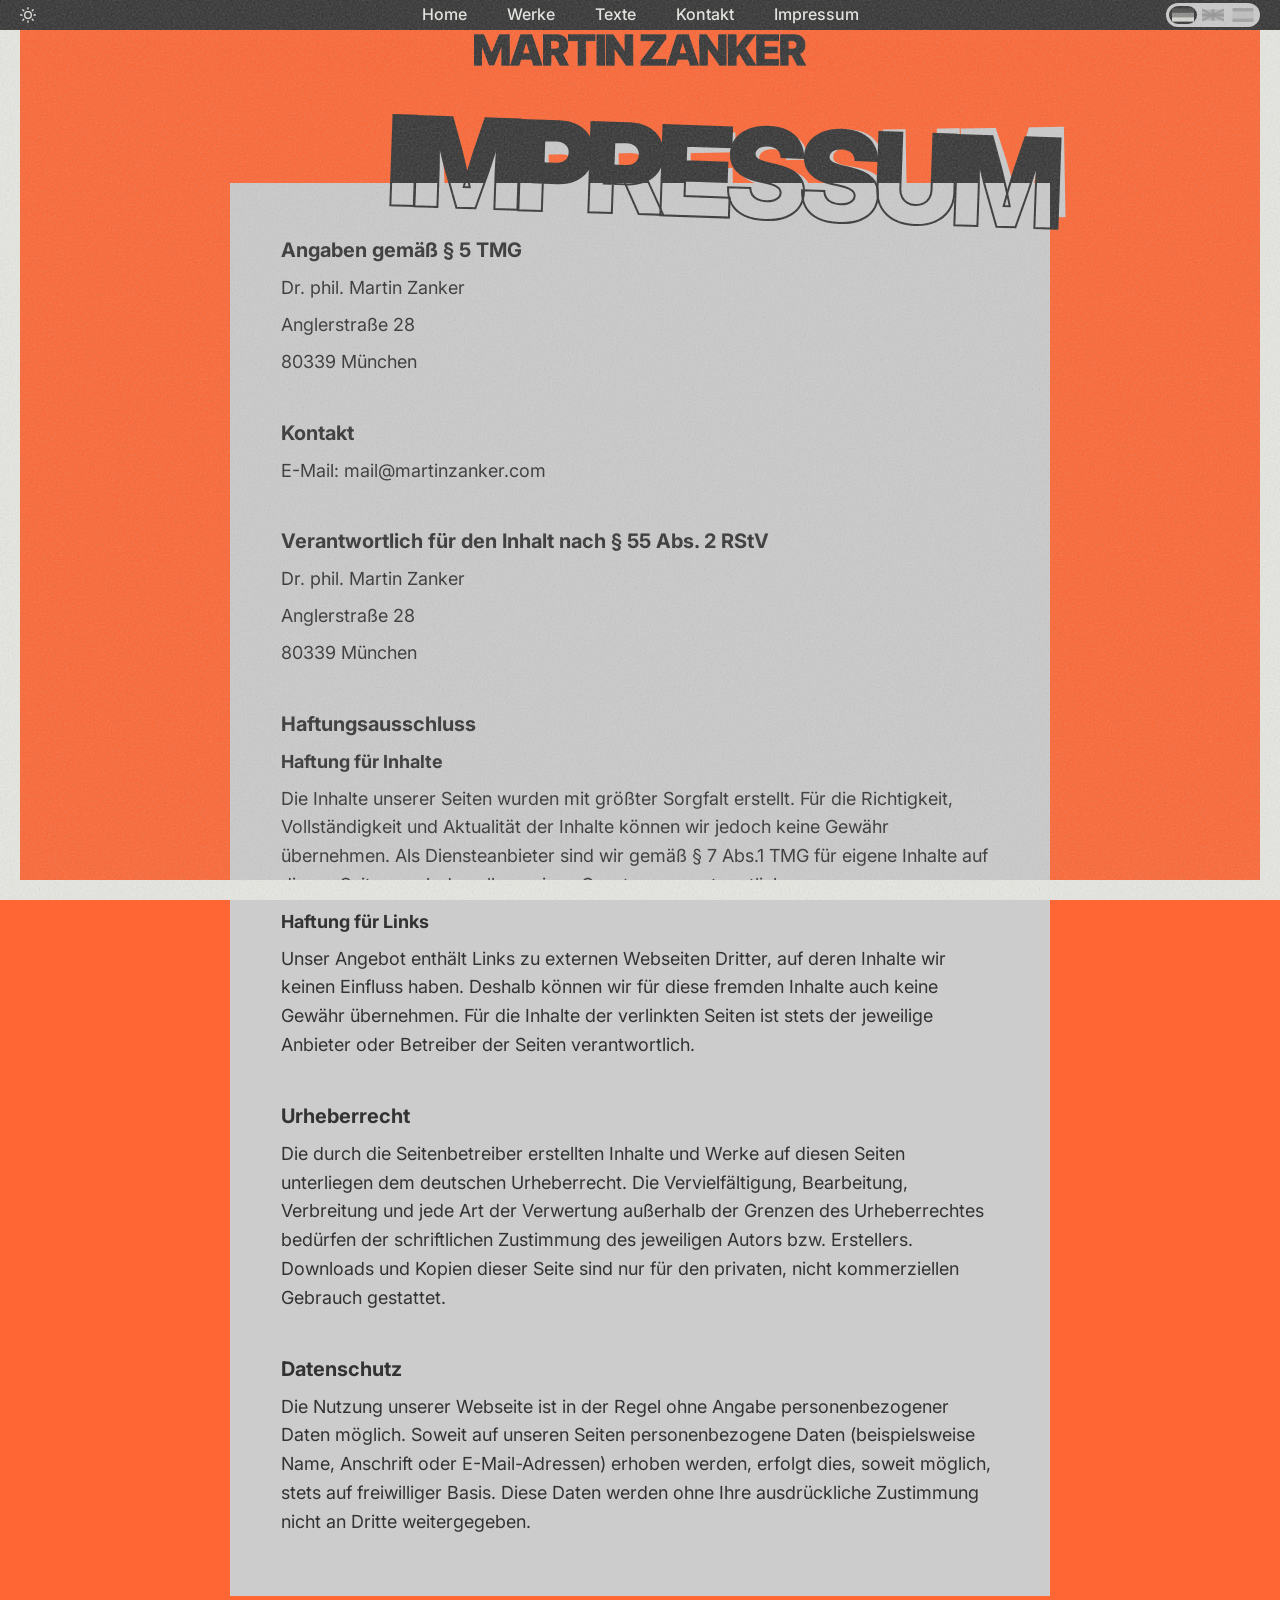
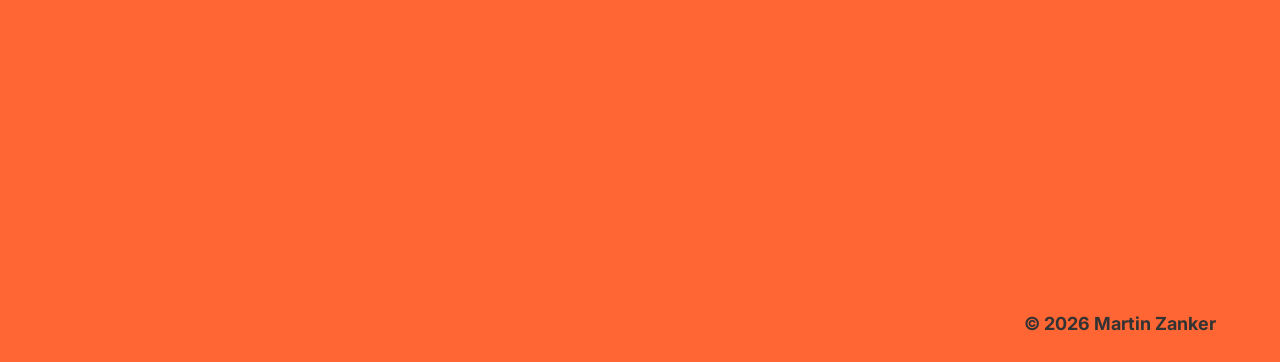
<file: Code/impressum.html>
<!DOCTYPE html>
<html lang="de">
<head>
    <meta charset="UTF-8">
    <meta name="viewport" content="width=device-width, initial-scale=1.0, viewport-fit=cover">
    <!-- Rahmenfarbe für die iOS-Safari-Balken; per JS (setTheme) an den Dark-Mode-Toggle gekoppelt -->
    <meta name="theme-color" content="#ff6633">
    <title>Impressum - Martin Zanker</title>
    <link rel="stylesheet" href="css/styles.css">

    <!-- Open Graph / Share-Vorschau -->
    <meta property="og:type" content="website">
    <meta property="og:site_name" content="Martin Zanker">
    <meta property="og:title" content="MARTIN ZANKER · IMPRESSUM">
    <meta property="og:url" content="https://martinzanker-website.martin-zanker.workers.dev/impressum.html">
    <meta property="og:image" content="https://martinzanker-website.martin-zanker.workers.dev/img/Werke/Gesichten/Michael.jpg">
    <meta property="og:image:width" content="900">
    <meta property="og:image:height" content="1350">
    <meta name="twitter:card" content="summary_large_image">
    <meta name="twitter:title" content="MARTIN ZANKER · IMPRESSUM">
    <meta name="twitter:image" content="https://martinzanker-website.martin-zanker.workers.dev/img/Werke/Gesichten/Michael.jpg">
    <style>
        /* ---- IMPRESSUM Heading ---- */
        .impressum-heading-section {
            display: flex;
            justify-content: center;
            align-items: flex-start;
            padding-top: 73px;
            padding-bottom: 0;
            min-height: 548px;
            overflow: visible;
            position: relative;
            z-index: 2;
        }

        .impressum-outline-overlay {
            position: absolute;
            top: 0;
            left: 0;
            right: 0;
            display: flex;
            justify-content: center;
            align-items: flex-start;
            padding-top: 73px;
            overflow: visible;
            pointer-events: none;
            z-index: 5;
        }

        .impressum-heading-container {
            position: relative;
            left: 80px;
            display: grid;
            place-items: center;
        }

        .impressum-heading {
            font-family: 'Inter', sans-serif;
            font-size: calc(var(--font-size-heading-large) * 1.15); /* Titel 15% größer */
            font-weight: 850;
            letter-spacing: -0.08em;
            text-transform: uppercase;
            margin: 0;
            grid-column: 1;
            grid-row: 1;
            white-space: nowrap;
            position: relative;
            transform: rotate(2deg);
        }

        .impressum-heading-anchor {
            color: var(--color-gray);
            transform: rotate(-1deg) translate(6px, 6px);
            z-index: 0;
        }

        .impressum-heading-filled {
            color: var(--color-dark);
            z-index: 1;
            transition: opacity 0.3s ease;
        }

        .impressum-heading-outline {
            color: transparent;
            -webkit-text-stroke: 2px var(--color-dark);
            text-stroke: 2px var(--color-dark);
            z-index: 4;
        }

        /* ---- Gray Content Box ---- */
        .impressum-box-section {
            position: relative;
            display: flex;
            justify-content: center;
            padding: 0 var(--spacing-container) clamp(60px, 10vh, 120px);
            margin-top: -365px;
            z-index: 3;
        }

        .impressum-content-box {
            background-color: var(--color-gray);
            padding: var(--spacing-box-padding);
            width: 100%;
            max-width: 820px;
            position: relative;
        }

        .impressum-content-box h2 {
            font-family: 'Inter', sans-serif;
            font-size: var(--font-size-body-large);
            font-weight: 700;
            color: var(--color-dark);
            margin: 2em 0 0.4em 0;
        }

        .impressum-content-box h2:first-child {
            margin-top: 0;
        }

        .impressum-content-box p {
            font-family: 'Inter', sans-serif;
            font-size: var(--font-size-body);
            color: var(--color-dark);
            margin: 0 0 8px 0;
        }

        /* ---- Dark Mode ---- */
        body.dark-mode .impressum-heading-filled {
            color: #ff6633;
        }

        body.dark-mode .impressum-heading-outline {
            -webkit-text-stroke-color: #ff6633;
            text-stroke-color: #ff6633;
        }

        body.dark-mode .impressum-heading-anchor {
            color: #1a1a1a;
        }

        body.dark-mode .impressum-content-box {
            background-color: #1a1a1a;
        }

        body.dark-mode .impressum-content-box h2,
        body.dark-mode .impressum-content-box p {
            color: #E9E9E4;
        }

        @media (max-width: 639px) {
            .impressum-heading-container {
                left: 0;
            }
            /* "IMPRESSUM" passend im Rahmen (einzeilig) */
            .impressum-heading {
                font-size: clamp(41.4px, 15.18vw, 66.7px); /* Titel 15% größer */
            }
            /* alle Schriften tiefer (Anchor/Filled-Section + Outline-Overlay gleich) */
            .impressum-heading-section,
            .impressum-outline-overlay {
                padding-top: 88px;
            }
            .impressum-heading-section {
                min-height: 398px;
            }
            .impressum-box-section {
                margin-top: -240px;
            }
        }
    </style>
</head>
<body class="sub-page">

    <!-- Background stripes -->
    <div class="background-stripe-top"></div>
    <div class="background-stripe-left"></div>
    <div class="background-stripe-right"></div>
    <div class="background-stripe-bottom"></div>

    <!-- Frame borders -->
    <div class="frame-border-left"></div>
    <div class="frame-border-right"></div>

    <!-- Header backdrop - solid orange behind blur -->
    <div class="header-backdrop"></div>

    <!-- Navigation -->
    <nav class="main-nav">
        <div class="nav-container">
            <label class="theme-switch">
                <input type="checkbox" class="theme-switch__checkbox">
                <div class="theme-switch__sun"></div>
                <div class="theme-switch__moon"></div>
            </label>
            <!-- Locale-Toggle (DE/EN) -->
            <div class="locale-switch" role="group" aria-label="Sprache / Language">
                <button class="locale-switch__btn active" data-locale="de" title="Deutsch" aria-label="Deutsch">
                    <svg xmlns="http://www.w3.org/2000/svg" viewBox="0 0 5 3">
                        <rect width="5" height="1" y="0" fill="currentColor" opacity="0.9"/>
                        <rect width="5" height="1" y="1" fill="currentColor" opacity="0.5"/>
                        <rect width="5" height="1" y="2" fill="currentColor" opacity="0.15"/>
                    </svg>
                </button>
                <button class="locale-switch__btn" data-locale="en" title="English" aria-label="English">
                    <svg xmlns="http://www.w3.org/2000/svg" viewBox="0 0 60 30">
                        <rect width="60" height="30" fill="currentColor" opacity="0.4"/>
                        <path d="M0,0 L60,30 M60,0 L0,30" stroke="currentColor" stroke-opacity="0.8" stroke-width="6"/>
                        <rect x="0" y="11" width="60" height="8" fill="currentColor" opacity="0.85"/>
                        <rect x="26" y="0" width="8" height="30" fill="currentColor" opacity="0.85"/>
                        <rect x="0" y="13" width="60" height="4" fill="currentColor" opacity="0.5"/>
                        <rect x="28" y="0" width="4" height="30" fill="currentColor" opacity="0.5"/>
                    </svg>
                </button>
                <button class="locale-switch__btn" data-locale="es" title="Español" aria-label="Español">
                    <svg xmlns="http://www.w3.org/2000/svg" viewBox="0 0 3 2">
                        <rect width="3" height="0.5" y="0" fill="currentColor" opacity="0.75"/>
                        <rect width="3" height="1" y="0.5" fill="currentColor" opacity="0.2"/>
                        <rect width="3" height="0.5" y="1.5" fill="currentColor" opacity="0.75"/>
                    </svg>
                </button>
            </div>

            <button class="nav-toggle" aria-label="Navigation öffnen" onclick="event.stopPropagation()">
                <span></span>
                <span></span>
                <span></span>
            </button>
            <ul class="nav-menu">
                <li><a href="index.html" class="nav-home" data-de="Home" data-en="Home" data-es="Home">Home</a></li>
                <li><a href="werke.html" data-de="Werke" data-en="Works" data-es="Obras">Werke</a></li>
                <li><a href="reden.html" data-de="Texte" data-en="Texts" data-es="Textos">Texte</a></li>
                <li><a href="kontakt.html" data-de="Kontakt" data-en="Contact" data-es="Contacto">Kontakt</a></li>
                <li><a href="impressum.html" data-de="Impressum" data-en="Imprint" data-es="Aviso legal">Impressum</a></li>
            </ul>
        </div>
    </nav>

    <!-- Header mit Logo -->
    <header class="fixed-header" onclick="window.location.href='index.html'" style="cursor: pointer;">
        <div class="header-content">
            <img data-src="img/05_Logo_Inter_anim.webp" alt="Martin Zanker Logo" class="logo-gif logo-gif-light">
            <img data-src="img/05_Logo_Inter_orange_Transparent_anim.webp" alt="Martin Zanker Logo" class="logo-gif logo-gif-dark">
            <span class="logo-text">MARTIN ZANKER</span>
        </div>
    </header>

    <!-- IMPRESSUM Heading -->
    <section class="impressum-heading-section">
        <div class="impressum-heading-container">
            <h2 class="impressum-heading impressum-heading-anchor" data-de="Impressum" data-en="Imprint" data-es="Aviso legal">Impressum</h2>
            <h1 class="impressum-heading impressum-heading-filled" data-de="Impressum" data-en="Imprint" data-es="Aviso legal">Impressum</h1>
        </div>
    </section>

    <!-- Impressum Content Box -->
    <section class="impressum-box-section">
        <div class="impressum-content-box">

            <h2 data-de="Angaben gemäß § 5 TMG" data-en="Information per § 5 TMG" data-es="Información según § 5 TMG">Angaben gemäß § 5 TMG</h2>
            <p>Dr. phil. Martin Zanker</p>
            <p>Anglerstraße 28</p>
            <p>80339 München</p>

            <h2 data-de="Kontakt" data-en="Contact" data-es="Contacto">Kontakt</h2>
            <p>E-Mail: mail@martinzanker.com</p>

            <h2 data-de="Verantwortlich für den Inhalt nach § 55 Abs. 2 RStV" data-en="Responsible for content per § 55 Abs. 2 RStV" data-es="Responsable del contenido según § 55 Abs. 2 RStV">Verantwortlich für den Inhalt nach § 55 Abs. 2 RStV</h2>
            <p>Dr. phil. Martin Zanker</p>
            <p>Anglerstraße 28</p>
            <p>80339 München</p>

            <h2 data-de="Haftungsausschluss" data-en="Disclaimer" data-es="Aviso de responsabilidad">Haftungsausschluss</h2>
            <div class="locale-de active">
                <p><strong>Haftung für Inhalte</strong></p>
                <p>
                    Die Inhalte unserer Seiten wurden mit größter Sorgfalt erstellt.
                    Für die Richtigkeit, Vollständigkeit und Aktualität der Inhalte
                    können wir jedoch keine Gewähr übernehmen. Als Diensteanbieter sind wir gemäß
                    § 7 Abs.1 TMG für eigene Inhalte auf diesen Seiten nach den allgemeinen Gesetzen
                    verantwortlich.
                </p>
                <p><strong>Haftung für Links</strong></p>
                <p>
                    Unser Angebot enthält Links zu externen Webseiten Dritter, auf deren Inhalte wir
                    keinen Einfluss haben. Deshalb können wir für diese fremden Inhalte auch keine
                    Gewähr übernehmen. Für die Inhalte der verlinkten Seiten ist stets der jeweilige
                    Anbieter oder Betreiber der Seiten verantwortlich.
                </p>
            </div>
            <div class="locale-en">
                <p><strong>Liability for Content</strong></p>
                <p>
                    The contents of our pages were created with the utmost care.
                    However, we cannot guarantee the accuracy, completeness, or
                    timeliness of the content. As a service provider, we are responsible
                    for our own content on these pages in accordance with general laws
                    pursuant to § 7 Abs. 1 TMG.
                </p>
                <p><strong>Liability for Links</strong></p>
                <p>
                    Our website contains links to external third-party websites over whose
                    content we have no control. We therefore cannot accept any liability
                    for this external content. The respective provider or operator of the
                    linked pages is always responsible for the content of those pages.
                </p>
            </div>
            <div class="locale-es">
                <p><strong>Responsabilidad por contenidos</strong></p>
                <p>
                    Los contenidos de nuestras páginas han sido creados con la máxima diligencia.
                    Sin embargo, no podemos garantizar la exactitud, integridad ni actualidad
                    de los contenidos. Como proveedor de servicios, somos responsables de
                    nuestros propios contenidos conforme a las leyes generales según § 7 Abs. 1 TMG.
                </p>
                <p><strong>Responsabilidad por enlaces</strong></p>
                <p>
                    Nuestra oferta contiene enlaces a sitios web externos de terceros sobre
                    cuyos contenidos no tenemos influencia. Por tanto, no podemos asumir
                    ninguna responsabilidad por dichos contenidos externos. El proveedor u
                    operador de las páginas enlazadas es siempre el responsable de sus contenidos.
                </p>
            </div>

            <h2 data-de="Urheberrecht" data-en="Copyright" data-es="Derechos de autor">Urheberrecht</h2>
            <div class="locale-de active">
                <p>
                    Die durch die Seitenbetreiber erstellten Inhalte und Werke auf diesen Seiten
                    unterliegen dem deutschen Urheberrecht. Die Vervielfältigung, Bearbeitung,
                    Verbreitung und jede Art der Verwertung außerhalb der Grenzen des Urheberrechtes
                    bedürfen der schriftlichen Zustimmung des jeweiligen Autors bzw. Erstellers.
                    Downloads und Kopien dieser Seite sind nur für den privaten, nicht kommerziellen
                    Gebrauch gestattet.
                </p>
            </div>
            <div class="locale-en">
                <p>
                    The content and works created by the site operators on these pages are subject
                    to German copyright law. Reproduction, editing, distribution, and any kind of
                    exploitation outside the limits of copyright law require the written consent of
                    the respective author or creator. Downloads and copies of this site are permitted
                    for private, non-commercial use only.
                </p>
            </div>
            <div class="locale-es">
                <p>
                    Los contenidos y obras creados por los operadores del sitio en estas páginas
                    están sujetos a la legislación alemana de derechos de autor. La reproducción,
                    edición, distribución y cualquier tipo de explotación fuera de los límites
                    de la ley de derechos de autor requieren el consentimiento por escrito del
                    autor o creador. Las descargas y copias de este sitio solo están permitidas
                    para uso privado y no comercial.
                </p>
            </div>

            <h2 data-de="Datenschutz" data-en="Privacy Policy" data-es="Política de privacidad">Datenschutz</h2>
            <div class="locale-de active">
                <p>
                    Die Nutzung unserer Webseite ist in der Regel ohne Angabe personenbezogener Daten
                    möglich. Soweit auf unseren Seiten personenbezogene Daten (beispielsweise Name,
                    Anschrift oder E-Mail-Adressen) erhoben werden, erfolgt dies, soweit möglich,
                    stets auf freiwilliger Basis. Diese Daten werden ohne Ihre ausdrückliche
                    Zustimmung nicht an Dritte weitergegeben.
                </p>
            </div>
            <div class="locale-en">
                <p>
                    The use of our website is generally possible without providing personal data.
                    Where personal data (such as name, address, or email address) is collected on
                    our pages, this is always done on a voluntary basis wherever possible. This data
                    will not be passed on to third parties without your explicit consent.
                </p>
            </div>
            <div class="locale-es">
                <p>
                    El uso de nuestro sitio web es posible en general sin proporcionar datos
                    personales. En la medida en que se recopilen datos personales (por ejemplo,
                    nombre, dirección o dirección de correo electrónico) en nuestras páginas,
                    esto se hará siempre de forma voluntaria en la medida de lo posible. Estos
                    datos no serán transmitidos a terceros sin su consentimiento expreso.
                </p>
            </div>

        </div>
    </section>

    <div class="impressum-outline-overlay">
        <div class="impressum-heading-container">
            <h2 class="impressum-heading impressum-heading-outline" data-de="Impressum" data-en="Imprint" data-es="Aviso legal">Impressum</h2>
        </div>
    </div>

    <script src="js/script.js"></script>
    <script>
        (function() {
            const filled = document.querySelector('.impressum-heading-filled');
            const anchor = document.querySelector('.impressum-heading-anchor');
            const headingSection = document.querySelector('.impressum-heading-section');
            const outlineOverlay = document.querySelector('.impressum-outline-overlay');
            const PARALLAX = 0.45;
            function updateScroll() {
                const sy = window.scrollY;
                if (headingSection) headingSection.style.transform = `translateY(${-sy * PARALLAX}px)`;
                if (outlineOverlay) outlineOverlay.style.transform = `translateY(${-sy * PARALLAX}px)`;
                if (anchor) anchor.style.transform = `rotate(-1deg) translate(6px, 6px) translateY(${sy * PARALLAX}px)`;
                if (filled) filled.classList.toggle('faded-out', sy > 60);
            }
            window.addEventListener('scroll', updateScroll, { passive: true });
        })();
    </script>

    <!-- Copyright -->
    <p style="text-align: right; padding: 14rem var(--spacing-container) 1.5rem; color: var(--color-dark); font-size: var(--font-size-body); font-weight: bold;">&copy; 2026 Martin Zanker</p>
</body>
</html>
</file>
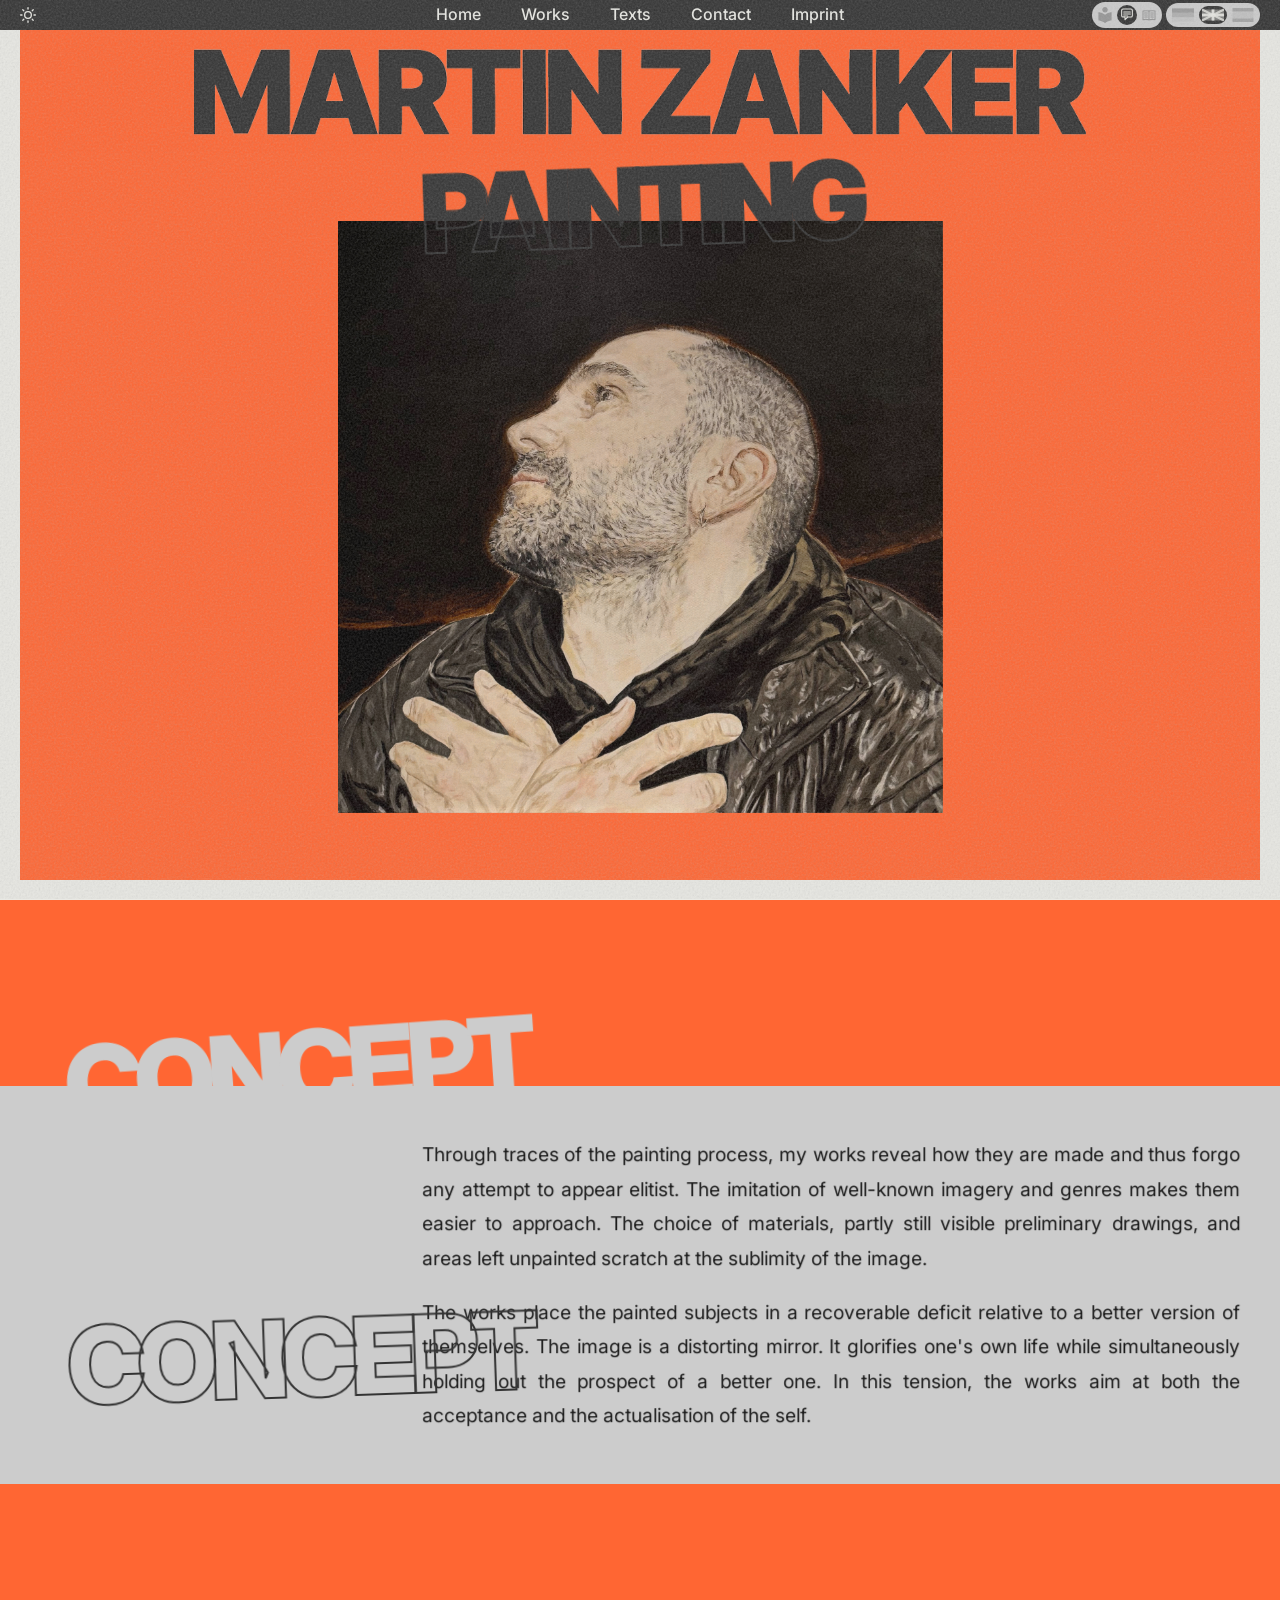
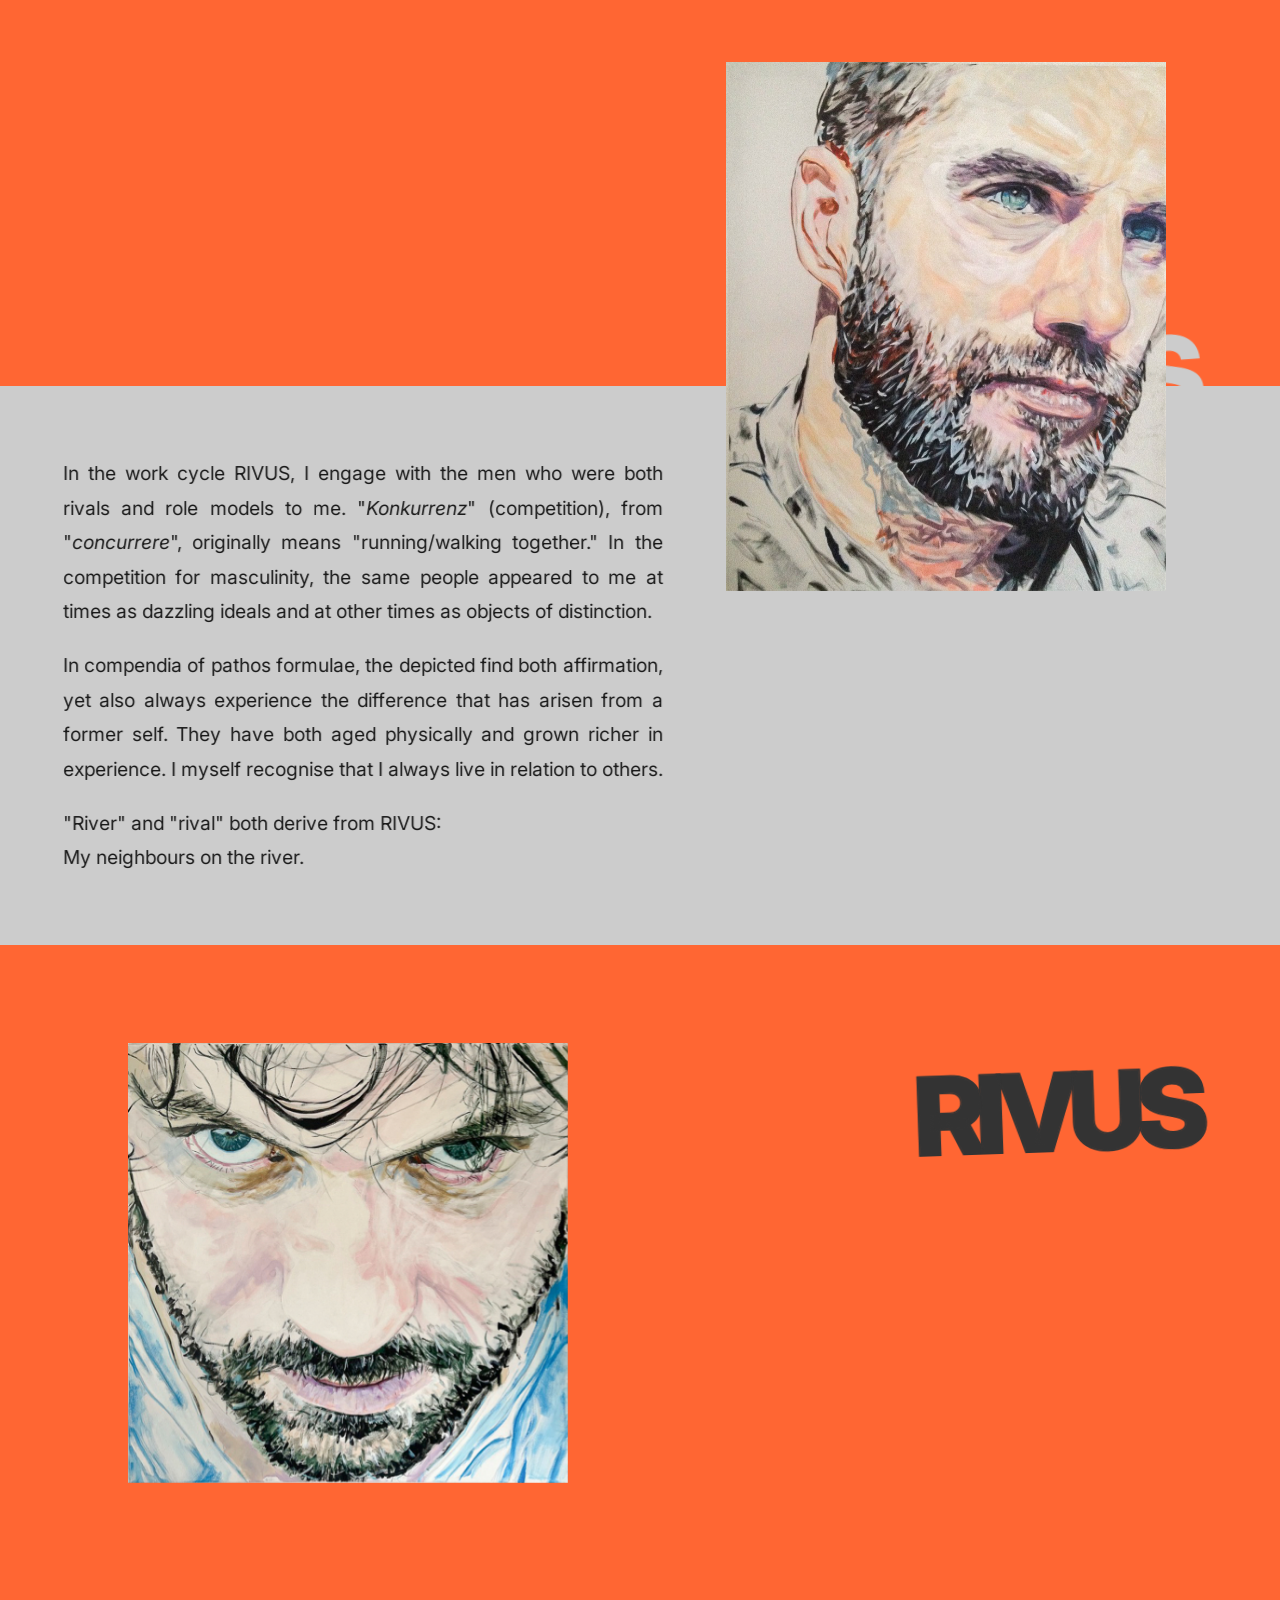
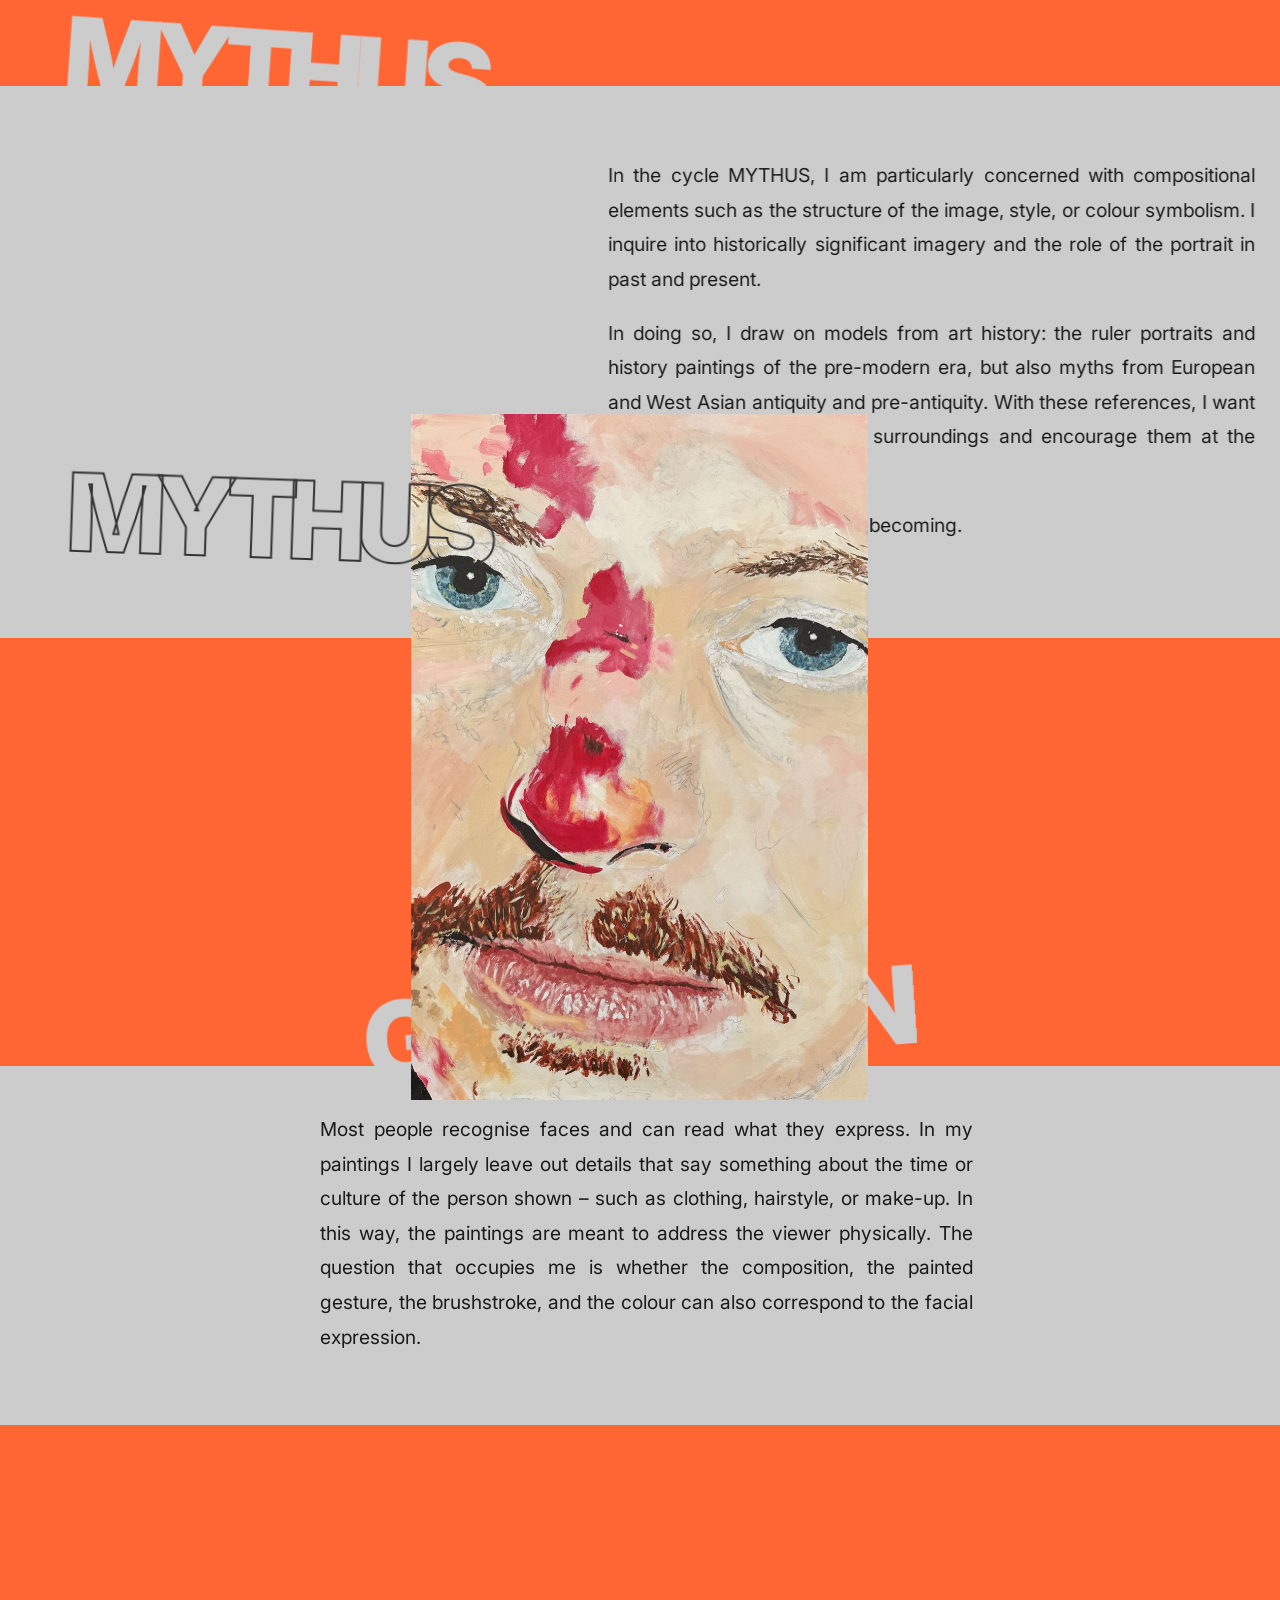
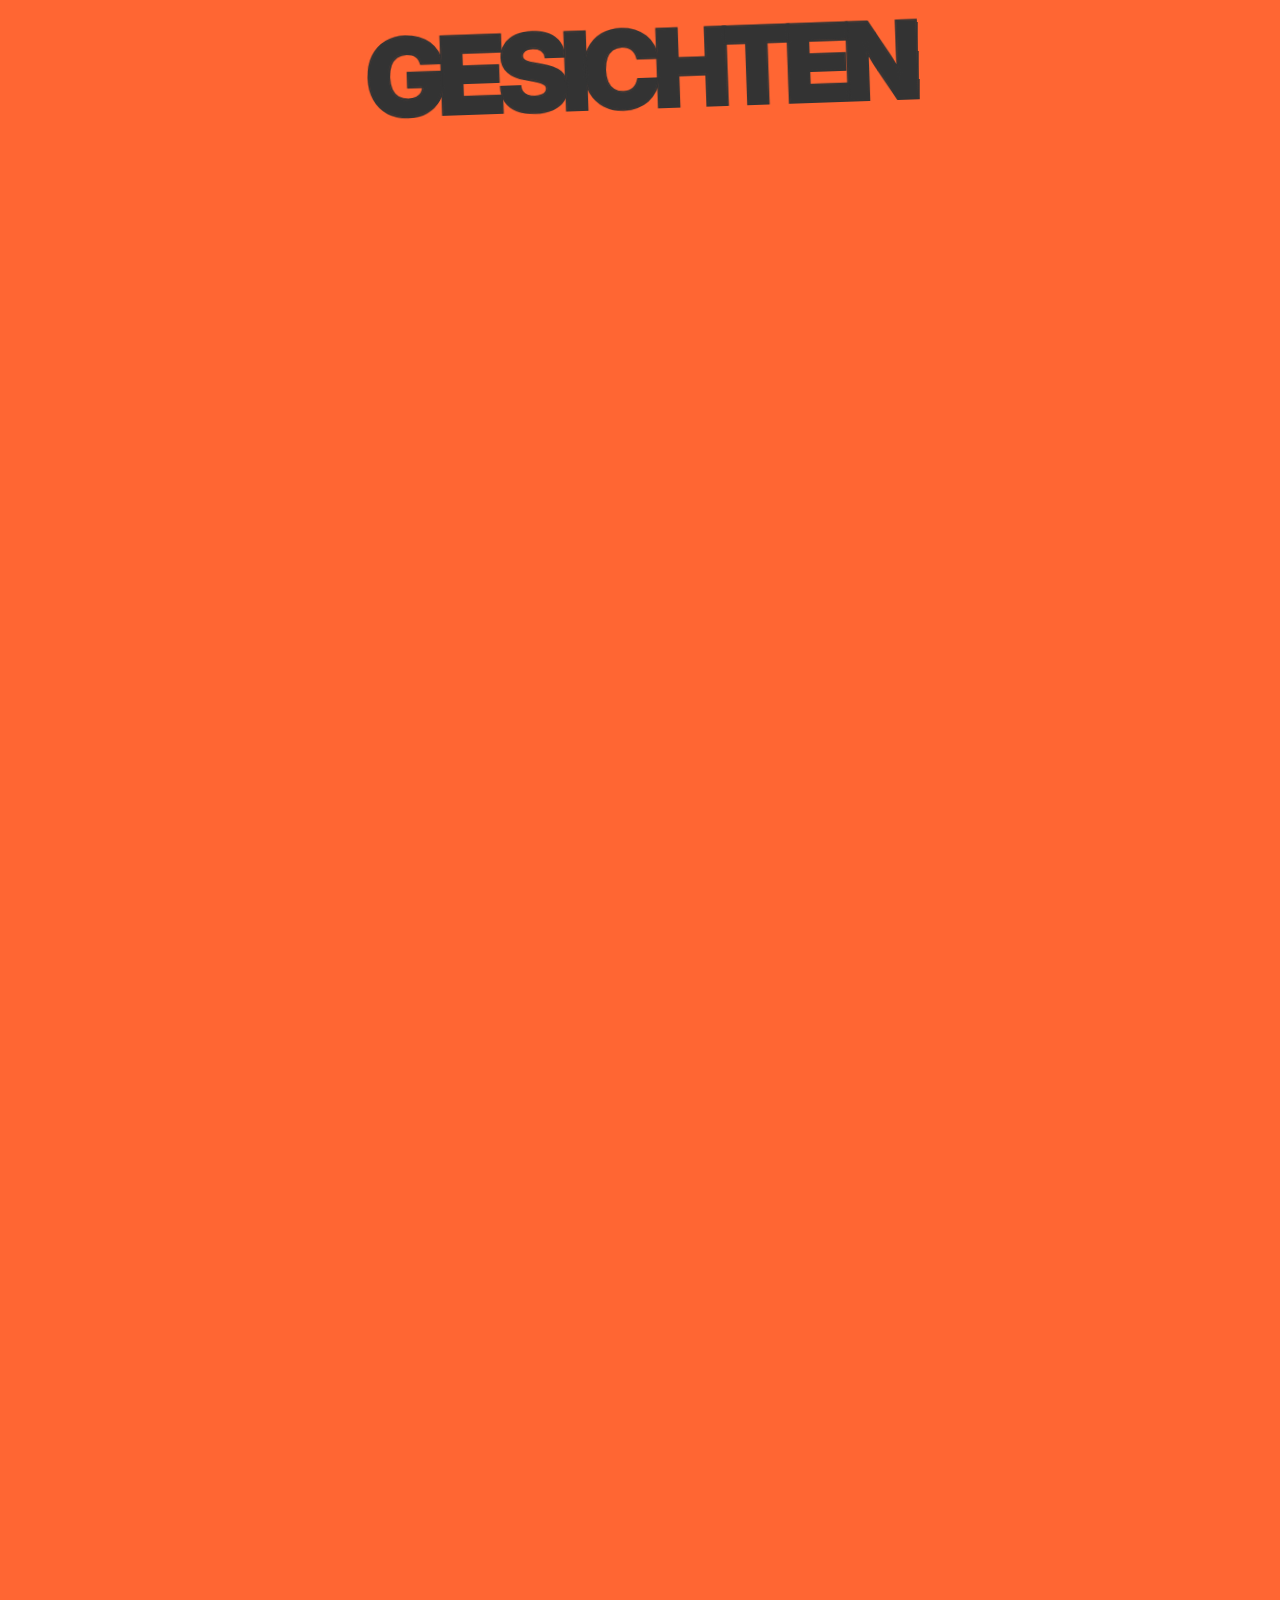
<file: Code/index-en.html>
<!DOCTYPE html>
<html lang="en">
<head>
    <meta charset="UTF-8">
    <meta name="viewport" content="width=device-width, initial-scale=1.0, viewport-fit=cover">
    <title>Martin Zanker - Painting</title>
    <link rel="stylesheet" href="css/styles.css">

    <!-- Rahmenfarbe für die iOS-Safari-Balken; per JS (setTheme) an den Dark-Mode-Toggle gekoppelt -->
    <meta name="theme-color" content="#ff6633">

    <!-- Open Graph / Share-Vorschau. Bild = Michael; "Martin Zanker" (Titel) + "Painting" (Beschreibung). -->
    <meta property="og:type" content="website">
    <meta property="og:site_name" content="Martin Zanker">
    <meta property="og:title" content="MARTIN ZANKER · PAINTING">
    <meta property="og:url" content="https://martinzanker-website.martin-zanker.workers.dev/index-en.html">
    <meta property="og:image" content="https://martinzanker-website.martin-zanker.workers.dev/img/Werke/Gesichten/Michael.jpg">
    <meta property="og:image:width" content="900">
    <meta property="og:image:height" content="1350">
    <meta property="og:image:alt" content="Martin Zanker – Painting">
    <meta name="twitter:card" content="summary_large_image">
    <meta name="twitter:title" content="MARTIN ZANKER · PAINTING">
    <meta name="twitter:image" content="https://martinzanker-website.martin-zanker.workers.dev/img/Werke/Gesichten/Michael.jpg">
</head>
<body>

    <!-- Background stripes -->
    <div class="background-stripe-top"></div>
    <div class="background-stripe-left"></div>
    <div class="background-stripe-right"></div>
    <div class="background-stripe-bottom"></div>

    <!-- Frame borders - split into separate elements for different z-indexes -->
    <div class="frame-border-left"></div>
    <div class="frame-border-right"></div>

    <!-- Header backdrop - solid orange behind blur -->
    <div class="header-backdrop"></div>

    <!-- Navigation -->
    <nav class="main-nav">
        <div class="nav-container">
            <!-- Locale-Toggle (DE/EN/ES) -->
            <div class="locale-switch" role="group" aria-label="Sprache / Language">
                <button class="locale-switch__btn" data-locale="de" title="Deutsch" aria-label="Deutsch">
                    <svg xmlns="http://www.w3.org/2000/svg" viewBox="0 0 5 3">
                        <rect width="5" height="1" y="0" fill="currentColor" opacity="0.9"/>
                        <rect width="5" height="1" y="1" fill="currentColor" opacity="0.5"/>
                        <rect width="5" height="1" y="2" fill="currentColor" opacity="0.15"/>
                    </svg>
                </button>
                <button class="locale-switch__btn active" data-locale="en" title="English" aria-label="English">
                    <svg xmlns="http://www.w3.org/2000/svg" viewBox="0 0 60 30">
                        <rect width="60" height="30" fill="currentColor" opacity="0.4"/>
                        <path d="M0,0 L60,30 M60,0 L0,30" stroke="currentColor" stroke-opacity="0.8" stroke-width="6"/>
                        <rect x="0" y="11" width="60" height="8" fill="currentColor" opacity="0.85"/>
                        <rect x="26" y="0" width="8" height="30" fill="currentColor" opacity="0.85"/>
                        <rect x="0" y="13" width="60" height="4" fill="currentColor" opacity="0.5"/>
                        <rect x="28" y="0" width="4" height="30" fill="currentColor" opacity="0.5"/>
                    </svg>
                </button>
                <button class="locale-switch__btn" data-locale="es" title="Español" aria-label="Español">
                    <svg xmlns="http://www.w3.org/2000/svg" viewBox="0 0 3 2">
                        <rect width="3" height="0.5" y="0" fill="currentColor" opacity="0.75"/>
                        <rect width="3" height="1" y="0.5" fill="currentColor" opacity="0.2"/>
                        <rect width="3" height="0.5" y="1.5" fill="currentColor" opacity="0.75"/>
                    </svg>
                </button>
            </div>

            <!-- Mobile: Sprache-Dropdown (nur ≤600px) -->
            <div class="mobile-dropdown" id="mobile-locale-dropdown">
                <button class="mobile-dropdown__trigger" id="mobile-locale-trigger" aria-label="Sprache wählen">
                    <svg xmlns="http://www.w3.org/2000/svg" viewBox="0 0 24 24" fill="none" stroke="currentColor" stroke-width="1.8" stroke-linecap="round" stroke-linejoin="round">
                        <circle cx="12" cy="12" r="9"/>
                        <ellipse cx="12" cy="12" rx="4.5" ry="9"/>
                        <line x1="3" y1="9" x2="21" y2="9"/>
                        <line x1="3" y1="15" x2="21" y2="15"/>
                    </svg>
                </button>
                <ul class="mobile-dropdown__menu" id="mobile-locale-menu">
                    <li><button data-locale="de"><svg xmlns="http://www.w3.org/2000/svg" viewBox="0 0 5 3"><rect width="5" height="1" y="0" fill="currentColor" opacity="0.9"/><rect width="5" height="1" y="1" fill="currentColor" opacity="0.5"/><rect width="5" height="1" y="2" fill="currentColor" opacity="0.15"/></svg> Deutsch</button></li>
                    <li><button data-locale="en"><svg xmlns="http://www.w3.org/2000/svg" viewBox="0 0 60 30"><rect width="60" height="30" fill="currentColor" opacity="0.4"/><path d="M0,0 L60,30 M60,0 L0,30" stroke="currentColor" stroke-opacity="0.8" stroke-width="6"/><rect x="0" y="11" width="60" height="8" fill="currentColor" opacity="0.85"/><rect x="26" y="0" width="8" height="30" fill="currentColor" opacity="0.85"/><rect x="0" y="13" width="60" height="4" fill="currentColor" opacity="0.5"/><rect x="28" y="0" width="4" height="30" fill="currentColor" opacity="0.5"/></svg> English</button></li>
                    <li><button data-locale="es"><svg xmlns="http://www.w3.org/2000/svg" viewBox="0 0 3 2"><rect width="3" height="0.5" y="0" fill="currentColor" opacity="0.75"/><rect width="3" height="1" y="0.5" fill="currentColor" opacity="0.2"/><rect width="3" height="0.5" y="1.5" fill="currentColor" opacity="0.75"/></svg> Español</button></li>
                </ul>
            </div>

            <!-- Mobile: Niveau-Dropdown (nur ≤600px) -->
            <div class="mobile-dropdown" id="mobile-lang-dropdown">
                <button class="mobile-dropdown__trigger" id="mobile-lang-trigger" aria-label="Textniveau wählen">
                    <span class="mobile-aa-icon">Aa</span>
                </button>
                <ul class="mobile-dropdown__menu" id="mobile-lang-menu">
                    <li><button data-lang="easy"><svg xmlns="http://www.w3.org/2000/svg" viewBox="0 0 233.63 283.46" fill="currentColor"><path d="M116.81,97.14c26.83,0,48.57-21.75,48.57-48.57S143.64,0,116.81,0s-48.57,21.75-48.57,48.57,21.75,48.57,48.57,48.57"/><path d="M231.74,91.31c-10.75-.28-65.42.69-113.04,45.67-.53.5-1.2.75-1.88.75s-1.35-.25-1.88-.75C67.31,92,12.64,91.03,1.89,91.31c-1.06.03-1.89.9-1.89,1.95v141.84c0,1.07.85,1.93,1.92,1.95,10.86.2,65.77,3.36,113.04,45.7.53.47,1.19.71,1.86.71s1.33-.24,1.86-.71c47.27-42.33,102.18-45.49,113.04-45.7,1.07-.02,1.92-.89,1.92-1.95V93.26c0-1.06-.83-1.93-1.89-1.95"/></svg> Easy</button></li>
                    <li><button data-lang="clear"><svg xmlns="http://www.w3.org/2000/svg" viewBox="0 0 24 24" fill="none" stroke="currentColor" stroke-width="1.6" stroke-linecap="round" stroke-linejoin="round"><path d="M4 5 Q4 3 6 3 H18 Q20 3 20 5 V13 Q20 15 18 15 H13 L9 19 V15 H6 Q4 15 4 13 Z"/><line x1="7" y1="7.5" x2="17" y2="7.5"/><line x1="7" y1="10.5" x2="17" y2="10.5"/><line x1="7" y1="13.5" x2="13" y2="13.5"/></svg> Clear</button></li>
                    <li><button data-lang="expert"><svg xmlns="http://www.w3.org/2000/svg" viewBox="0 0 24 24" fill="none" stroke="currentColor" stroke-width="1.6" stroke-linecap="round" stroke-linejoin="round"><path d="M12 6 C9 5.5 5 5.5 3 6 V19 C5 18.5 9 18.5 12 19"/><path d="M12 6 C15 5.5 19 5.5 21 6 V19 C19 18.5 15 18.5 12 19"/><line x1="12" y1="6" x2="12" y2="19"/><line x1="5.5" y1="9" x2="9.5" y2="9"/><line x1="5.5" y1="12" x2="9.5" y2="12"/><line x1="5.5" y1="15" x2="9.5" y2="15"/><line x1="14.5" y1="9" x2="18.5" y2="9"/><line x1="14.5" y1="12" x2="18.5" y2="12"/><line x1="14.5" y1="15" x2="18.5" y2="15"/></svg> Expert</button></li>
                </ul>
            </div>

            <label class="theme-switch">
                <input type="checkbox" class="theme-switch__checkbox">
                <div class="theme-switch__sun"></div>
                <div class="theme-switch__moon"></div>
            </label>
            <!-- Sprachniveau-Toggle -->
            <div class="lang-switch" role="group" aria-label="Sprachniveau">
                <button class="lang-switch__btn" data-lang="easy" title="Leichte Sprache" aria-label="Leichte Sprache">
                    <svg xmlns="http://www.w3.org/2000/svg" viewBox="0 0 233.63 283.46" fill="currentColor">
                        <path d="M116.81,97.14c26.83,0,48.57-21.75,48.57-48.57S143.64,0,116.81,0s-48.57,21.75-48.57,48.57,21.75,48.57,48.57,48.57"/>
                        <path d="M231.74,91.31c-10.75-.28-65.42.69-113.04,45.67-.53.5-1.2.75-1.88.75s-1.35-.25-1.88-.75C67.31,92,12.64,91.03,1.89,91.31c-1.06.03-1.89.9-1.89,1.95v141.84c0,1.07.85,1.93,1.92,1.95,10.86.2,65.77,3.36,113.04,45.7.53.47,1.19.71,1.86.71s1.33-.24,1.86-.71c47.27-42.33,102.18-45.49,113.04-45.7,1.07-.02,1.92-.89,1.92-1.95V93.26c0-1.06-.83-1.93-1.89-1.95"/>
                    </svg>
                </button>
                <button class="lang-switch__btn active" data-lang="clear" title="Verständlicher Text" aria-label="Verständlicher Text">
                    <svg xmlns="http://www.w3.org/2000/svg" viewBox="0 0 24 24" fill="none" stroke="currentColor" stroke-width="1.6" stroke-linecap="round" stroke-linejoin="round">
                        <path d="M4 5 Q4 3 6 3 H18 Q20 3 20 5 V13 Q20 15 18 15 H13 L9 19 V15 H6 Q4 15 4 13 Z"/>
                        <line x1="7" y1="7.5" x2="17" y2="7.5"/>
                        <line x1="7" y1="10.5" x2="17" y2="10.5"/>
                        <line x1="7" y1="13.5" x2="13" y2="13.5"/>
                    </svg>
                </button>
                <button class="lang-switch__btn" data-lang="expert" title="Fachsprache" aria-label="Fachsprache">
                    <svg xmlns="http://www.w3.org/2000/svg" viewBox="0 0 24 24" fill="none" stroke="currentColor" stroke-width="1.6" stroke-linecap="round" stroke-linejoin="round">
                        <path d="M12 6 C9 5.5 5 5.5 3 6 V19 C5 18.5 9 18.5 12 19"/>
                        <path d="M12 6 C15 5.5 19 5.5 21 6 V19 C19 18.5 15 18.5 12 19"/>
                        <line x1="12" y1="6" x2="12" y2="19"/>
                        <line x1="5.5" y1="9" x2="9.5" y2="9"/>
                        <line x1="5.5" y1="12" x2="9.5" y2="12"/>
                        <line x1="5.5" y1="15" x2="9.5" y2="15"/>
                        <line x1="14.5" y1="9" x2="18.5" y2="9"/>
                        <line x1="14.5" y1="12" x2="18.5" y2="12"/>
                        <line x1="14.5" y1="15" x2="18.5" y2="15"/>
                    </svg>
                </button>
            </div>

            <button class="nav-toggle" aria-label="Navigation öffnen" onclick="event.stopPropagation()">
                <span></span>
                <span></span>
                <span></span>
            </button>
            <ul class="nav-menu">
                <li><a href="index.html" class="nav-home" data-de="Home" data-en="Home" data-es="Home">Home</a></li>
                <li><a href="werke.html" data-de="Werke" data-en="Works" data-es="Obras">Works</a></li>
                <li><a href="reden.html" data-de="Texte" data-en="Texts" data-es="Textos">Texts</a></li>
                <li><a href="kontakt.html" data-de="Kontakt" data-en="Contact" data-es="Contacto">Contact</a></li>
                <li><a href="impressum.html" data-de="Impressum" data-en="Imprint" data-es="Aviso legal">Imprint</a></li>
            </ul>
        </div>
    </nav>

    <!-- Header mit Logo -->
    <header class="shrinking-header" onclick="window.location.href='index-en.html'" style="cursor: pointer;">
        <div class="header-content">
            <img data-src="img/05_Logo_Inter_anim.webp" alt="Martin Zanker Logo" class="logo-gif logo-gif-light">
            <img data-src="img/05_Logo_Inter_orange_Transparent_anim.webp" alt="Martin Zanker Logo" class="logo-gif logo-gif-dark">
            <span class="logo-text">MARTIN ZANKER</span>
        </div>
    </header>

    <!-- Main Heading -->
    <div class="main-heading-container">
        <h1 class="main-heading main-heading-filled" data-de="MALEREI" data-en="PAINTING" data-es="PINTURA">PAINTING</h1>
        <div class="image-with-info">
            <img src="img/Werke/Mythus/Alex.jpeg" alt="Alex" class="main-heading-image">
            <div class="image-info">
                <ul class="words-stair">
                    <li class="words-stair__line"><p></p><p>Alex</p></li>
                    <li class="words-stair__line"><p></p><p>(2025)</p></li>
                    <li class="words-stair__line"><p></p><p data-de="Acryl, Bleistift" data-en="Acrylic, pencil" data-es="Acrílico, lápiz">Acrylic, pencil</p></li>
                    <li class="words-stair__line alex-tail-default"><p></p><p data-de="und Farbstift" data-en="and coloured pencil" data-es="y lápiz de color">and coloured pencil</p></li>
                    <li class="words-stair__line alex-tail-default"><p></p><p data-de="auf Leinwand," data-en="on canvas," data-es="sobre lienzo,">on canvas,</p></li>
                    <li class="words-stair__line alex-en alex-en-a"><p></p><p>and coloured</p></li>
                    <li class="words-stair__line alex-en alex-en-b"><p></p><p>pencil on</p></li>
                    <li class="words-stair__line alex-en alex-en-c"><p></p><p>canvas,</p></li>
                    <li class="words-stair__line alex-size"><p></p><p>100 × 100 cm</p></li>
                </ul>
            </div>
        </div>
        <h1 class="main-heading main-heading-outline" data-de="MALEREI" data-en="PAINTING" data-es="PINTURA">PAINTING</h1>
    </div>

    <!-- KONZEPT Heading -->
    <div class="konzept-heading-container">
        <h2 class="konzept-heading konzept-heading-filled" data-de="KONZEPT" data-en="CONCEPT" data-es="CONCEPTO">CONCEPT</h2>
        <h2 class="konzept-heading konzept-heading-outline" data-de="KONZEPT" data-en="CONCEPT" data-es="CONCEPTO">CONCEPT</h2>
    </div>

    <!-- Content Box -->
    <h2 class="konzept-heading-anchor" data-de="KONZEPT" data-en="CONCEPT" data-es="CONCEPTO" data-es="CONCEPTO">CONCEPT</h2>
    <div class="content-box-wrapper">
        <div class="content-box">
            <div class="content-box-grain"></div>
            <div class="lang-container">
                <div class="lang-text lang-easy">
                    <p>Many people can paint like me. My pictures show how it could be done.</p>
                    <p>Every person can be painted. The pictures do not belong to just a few people.</p>
                    <p>The pictures show people that they are good. The pictures also show people that they can be even better.</p>
                </div>
                <div class="lang-text lang-clear active">
                    <p>Through traces of the painting process, my works reveal how they are made and thus forgo any attempt to appear elitist. The imitation of well-known imagery and genres makes them easier to approach. The choice of materials, partly still visible preliminary drawings, and areas left unpainted scratch at the sublimity of the image.</p>
                    <p>The works place the painted subjects in a recoverable deficit relative to a better version of themselves. The image is a distorting mirror. It glorifies one's own life while simultaneously holding out the prospect of a better one. In this tension, the works aim at both the acceptance and the actualisation of the self.</p>
                </div>
                <div class="lang-text lang-expert">
                    <p>Through artefacts of the painting process, my works reveal their fabrication and thus forgo the elitist veneer of artistic works. The emulation and imitation of well-known subjects and pictorial genres facilitates access. The unpretentious choice of materials, partly still visible preliminary drawings, and areas left unpainted undermine the sublimity of the image.</p>
                    <p>The works place the portrayed in a recoverable deficit relative to an idealised self. The image functions as a distortion. It glorifies one's own life while simultaneously holding out the prospect of its possible enhancement. In this tension, the works aim at self-acceptance and self-actualisation.</p>
                </div>
            </div>
        </div>
    </div>

    <!-- RIVUS Anchor Container (rechtsbündig) -->
    <div id="rivus-anchor-container" class="rivus-anchor-container">
        <h2 class="rivus-anchor-filled">RIVUS</h2>
        <h2 class="rivus-anchor-outline">RIVUS</h2>
    </div>

    <!-- RIVUS Content Box -->
    <div id="rivus-content-box-wrapper" class="content-box-wrapper-2">
        <div id="rivus-content-box" class="content-box-2">
            <div class="content-box-grain"></div>
            <div class="lang-container">
                <div class="lang-text lang-easy">
                    <p>These artworks are about men. These men were important to me. Sometimes I wanted to be like them. Sometimes I wanted to be different from them.</p>
                    <p>The word "<em>Konkurrenz</em>" comes from an old language. It means: walking together. Or: running together.</p>
                    <p>The men in the pictures are older now. They look different from before. They have also experienced more than before.</p>
                    <p>When I look at the pictures, I realise: I always live in connection with other people.</p>
                    <p>The word RIVUS also comes from an old language. It means: river. Two other words come from this word: "River" means river in English. "Rival" means opponent. A rival used to be someone who lived on the same river. So: The men are my neighbours on the river.</p>
                </div>
                <div class="lang-text lang-clear active">
                    <p>In the work cycle RIVUS, I engage with the men who were both rivals and role models to me. "<em>Konkurrenz</em>" (competition), from "<em>concurrere</em>", originally means "running/walking together." In the competition for masculinity, the same people appeared to me at times as dazzling ideals and at other times as objects of distinction.</p>
                    <p>In compendia of pathos formulae, the depicted find both affirmation, yet also always experience the difference that has arisen from a former self. They have both aged physically and grown richer in experience. I myself recognise that I always live in relation to others.</p>
                    <p>"River" and "rival" both derive from RIVUS:<br>My neighbours on the river.</p>
                </div>
                <div class="lang-text lang-expert">
                    <p>In the work cycle RIVUS, I engage with the men who were both rivals and ideals to me. "<em>Konkurrenz</em>" (competition), from "<em>concurrere</em>", originally means "running/walking together." In the competition of fulfilling the shifting expectations of masculinity, the same people appeared to me at times as dazzling ideals and at other times as objects of distinction.</p>
                    <p>In compendia of pathos formulae, the depicted find both affirmation, yet also always experience an inevitable difference from a former self. They are often confronted with a physically superior, yet less experienced state. I myself recognise that I have grown through my identification with others.</p>
                    <p>"River" and "rival" both derive from RIVUS:<br>My neighbours on the river.</p>
                </div>
            </div>
        </div>
    </div>

    <!-- Ben Image Container -->
    <div class="unterpunkt-heading-container" id="ben-container">
        <div class="image-with-info" id="ben-image-with-info">
            <div class="image-clip"><img src="img/Werke/Rivus/Ben.jpg" alt="Ben" class="unterpunkt-heading-image"></div>
            <div class="image-info">
                <ul class="words-stair">
                    <li class="words-stair__line"><p></p><p>Ben</p></li>
                    <li class="words-stair__line"><p></p><p>(2015)</p></li>
                    <li class="words-stair__line ben-desktop-3"><p></p><p data-de="Acryl, Bleistift und" data-en="Acrylic, pencil and" data-es="Acrílico, lápiz y">Acrylic, pencil and</p></li>
                    <li class="words-stair__line ben-desktop-4"><p></p><p data-de="Farbstift auf Leinwand," data-en="coloured pencil on canvas," data-es="lápiz de color sobre lienzo,">coloured pencil on canvas,</p></li>
                    <li class="words-stair__line ben-ipad-3"><p></p><p data-de="Acryl, Bleistift" data-en="Acrylic, pencil" data-es="Acrílico, lápiz">Acrylic, pencil</p></li>
                    <li class="words-stair__line ben-ipad-4"><p></p><p data-de="und Farbstift" data-en="and coloured pencil" data-es="y lápiz de color">and coloured pencil</p></li>
                    <li class="words-stair__line ben-ipad-5"><p></p><p data-de="auf Leinwand," data-en="on canvas," data-es="sobre lienzo,">on canvas,</p></li>
                    <li class="words-stair__line ben-masse"><p></p><p>100 × 120 cm</p></li>
                </ul>
            </div>
        </div>
    </div>

    <!-- RIVUS Anchor Gray – nach Ben, damit es per DOM-Reihenfolge über Ben liegt -->
    <h2 class="rivus-anchor-gray">RIVUS</h2>

    <!-- MYTHUS Anchor Container (linksbündig wie KONZEPT, gespiegelt) -->
    <div id="mythus-anchor-container" class="konzept-heading-container">
        <h2 id="mythus-filled" class="konzept-heading konzept-heading-filled">MYTHUS</h2>
        <h2 id="mythus-outline" class="konzept-heading konzept-heading-outline">MYTHUS</h2>
    </div>

    <!-- MYTHUS Content Box -->
    <div id="mythus-box-wrapper" class="content-box-wrapper">
        <div id="mythus-box" class="content-box">
            <div class="content-box-grain"></div>
            <div class="lang-container">
                <div class="lang-text lang-easy">
                    <p>I have made artworks. The artworks are called together: MYTHUS.</p>
                    <p>In these artworks I paint people as pictures. Such pictures are called: portraits.</p>
                    <p>I look at many things. For example: How is the picture structured? What colours do I use? What does the picture show?</p>
                    <p>I also ask myself: What role did portraits have in the past? And what role do they have today?</p>
                    <p>In the past, important people were painted. For example, kings and queens. Or famous stories were painted.</p>
                    <p>There were also old stories about gods and heroes. These stories are called: myths. The myths came mainly from Europe and from West Asia.</p>
                    <p>I use these old ideas for my art. But I do not paint kings or gods. I paint people from my life.</p>
                    <p>With this, I want to show two things: I want to give these people honour. And I want to give them courage. My message is:<br>You are good, just as you are becoming.</p>
                </div>
                <div class="lang-text lang-clear active">
                    <p>In the cycle MYTHUS, I am particularly concerned with compositional elements such as the structure of the image, style, or colour symbolism. I inquire into historically significant imagery and the role of the portrait in past and present.</p>
                    <p>In doing so, I draw on models from art history: the ruler portraits and history paintings of the pre-modern era, but also myths from European and West Asian antiquity and pre-antiquity. With these references, I want to honour the people in my surroundings and encourage them at the same time:</p>
                    <p>You are good, just as you are becoming.</p>
                </div>
                <div class="lang-text lang-expert">
                    <p>In the cycle MYTHUS, I pursue not only formal and thematic art-specific categories such as composition, style and colouring, iconography and subject matter, but also the function of the portrait in past and in my present culture.</p>
                    <p>The recursion to art-historical models draws, among other things, on the representational art of the pre-modern era, with its ruler portraits and history paintings, but also borrows from the myths of predominantly European and West Asian antiquity and pre-antiquity. I both honour the people in my surroundings with these references and hope to encourage them at the same time: You are good, just as you are becoming.</p>
                </div>
            </div>
        </div>
    </div>

    <!-- MYTHUS Daniel Image Container (gespiegelt - links) -->
    <div class="unterpunkt-heading-container" id="mythus-daniel-container">
        <div class="image-with-info" id="mythus-daniel-image-with-info">
            <div class="image-clip"><img src="img/Werke/Mythus/Daniel.jpg" alt="Daniel" class="unterpunkt-heading-image"></div>
            <div class="image-info">
                <ul class="words-stair">
                    <li class="words-stair__line daniel-mobile-1"><p></p><p>Daniel</p></li>
                    <li class="words-stair__line daniel-mobile-2"><p></p><p data-de="(als Patroklos)" data-en="(as Patroclus)" data-es="(como Patroclo)">(as Patroclus)</p></li>
                    <li class="words-stair__line daniel-desktop-1"><p></p><p data-de="Daniel (als Patroklos)" data-en="Daniel (as Patroclus)" data-es="Daniel (como Patroclo)">Daniel (as Patroclus)</p></li>
                    <li class="words-stair__line daniel-year"><p></p><p>(2015)</p></li>
                    <li class="words-stair__line daniel-mobile-3"><p></p><p data-de="Acryl und" data-en="Acrylic and" data-es="Acrílico y">Acrylic and</p></li>
                    <li class="words-stair__line daniel-desktop-3"><p></p><p data-de="Acryl und Bleistift" data-en="Acrylic and pencil" data-es="Acrílico y lápiz">Acrylic and pencil</p></li>
                    <li class="words-stair__line daniel-mobile-4"><p></p><p data-de="Bleistift" data-en="pencil" data-es="lápiz">pencil</p></li>
                    <li class="words-stair__line daniel-canvas"><p></p><p data-de="auf Leinwand," data-en="on canvas," data-es="sobre lienzo,">on canvas,</p></li>
                    <li class="words-stair__line daniel-size"><p></p><p>100 × 100 cm</p></li>
                </ul>
            </div>
        </div>
    </div>

    <!-- MYTHUS Anchor Gray – nach Daniel, damit es per DOM-Reihenfolge über Daniel liegt -->
    <h2 id="mythus-anchor" class="konzept-heading-anchor">MYTHUS</h2>

    <!-- GESICHTEN Section -->
    <div id="gesichten-anchor-container" class="gesichten-anchor-container">
        <h2 id="gesichten-anchor-filled" class="gesichten-anchor-filled">GESICHTEN</h2>
        <h2 class="gesichten-anchor-outline">GESICHTEN</h2>
    </div>

    <!-- Second Content Box -->
    <h2 id="gesichten-anchor-gray" class="gesichten-anchor-gray">GESICHTEN</h2>
    <div id="gesichten-content-box-wrapper" class="content-box-wrapper-2">
        <div id="gesichten-content-box" class="content-box-2">
            <div class="content-box-grain"></div>
            <div class="lang-container">
                <div class="lang-text lang-easy">
                    <p>Most people recognise faces.</p>
                    <p>They can see if someone is happy or sad.</p>
                    <p>In my paintings I only paint the face.</p>
                    <p>I do not paint clothing.</p>
                    <p>I do not paint hair.</p>
                    <p>I do not paint make-up.</p>
                    <p>This way you can feel the paintings in your own body.</p>
                    <p>While I paint, I ask myself:</p>
                    <p>Can the way I paint also fit the face?</p>
                    <p>For example:</p>
                    <p>Where I place the face in the picture.</p>
                    <p>How I move the brush.</p>
                    <p>Which colours I use.</p>
                </div>
                <div class="lang-text lang-clear active">
                    <p>Most people recognise faces and can read what they express. In my paintings I largely leave out details that say something about the time or culture of the person shown – such as clothing, hairstyle, or make-up. In this way, the paintings are meant to address the viewer physically. The question that occupies me is whether the composition, the painted gesture, the brushstroke, and the colour can also correspond to the facial expression.</p>
                </div>
                <div class="lang-text lang-expert">
                    <p>Most people recognise faces and read their expressions. Largely freed from pictorial content that documents period or culture – such as clothing, hairstyle, or make-up – my paintings offer a bodily, indeed a corporeal encounter. In them I pursue the question of how far the respective facial expression can also be matched in composition, gesture, brushwork, and colour.</p>
                </div>
            </div>
        </div>
    </div>

    <!-- Michael & Marcus Image Container -->
    <div class="unterpunkt-heading-container" id="michael-marcus-container">
        <div id="michael-marcus-wrapper" class="multi-image-wrapper">
            <div id="michael-image-with-info" class="image-with-info">
                <div class="image-clip"><img src="img/Werke/Gesichten/Michael.jpg" alt="Michael" class="unterpunkt-heading-image"></div>
                <div class="image-info">
                    <ul class="words-stair">
                        <li class="words-stair__line michael-name-full"><p></p><p data-de="Michael (am Kreuz)" data-en="Michael (at the Cross)" data-es="Michael (en la Cruz)">Michael (at the Cross)</p></li>
                        <li class="words-stair__line michael-name"><p></p><p>Michael</p></li>
                        <li class="words-stair__line michael-paren"><p></p><p data-de="(am Kreuz)" data-en="(at the Cross)" data-es="(en la Cruz)">(at the Cross)</p></li>
                        <li class="words-stair__line michael-year"><p></p><p>(2015)</p></li>
                        <li class="words-stair__line michael-mobile-3"><p></p><p data-de="Acryl und" data-en="Acrylic and" data-es="Acrílico y">Acrylic and</p></li>
                        <li class="words-stair__line michael-desktop-3"><p></p><p data-de="Acryl und Bleistift" data-en="Acrylic and pencil" data-es="Acrílico y lápiz">Acrylic and pencil</p></li>
                        <li class="words-stair__line michael-mobile-4"><p></p><p data-de="Bleistift" data-en="pencil" data-es="lápiz">pencil</p></li>
                        <li class="words-stair__line michael-canvas"><p></p><p data-de="auf Leinwand," data-en="on canvas," data-es="sobre lienzo,">on canvas,</p></li>
                        <li class="words-stair__line michael-size"><p></p><p>80 × 120 cm</p></li>
                    </ul>
                </div>
            </div>
            <div id="marcus-image-with-info" class="image-with-info">
                <div class="image-clip"><img src="img/Werke/Gesichten/Marcus.jpg" alt="Marcus" class="unterpunkt-heading-image"></div>
                <div class="image-info">
                    <ul class="words-stair">
                        <li class="words-stair__line"><p></p><p>Marcus</p></li>
                        <li class="words-stair__line"><p></p><p>(2017)</p></li>
                        <li class="words-stair__line"><p></p><p data-de="Acryl, Blei- und Holzstift" data-en="Acrylic, graphite and wood pencil" data-es="Acrílico, lápiz grafito y lápiz de madera">Acrylic, graphite and wood pencil</p></li>
                        <li class="words-stair__line"><p></p><p data-de="auf Leinwand, 100 × 140 cm" data-en="on canvas, 100 × 140 cm" data-es="sobre lienzo, 100 × 140 cm">on canvas, 100 × 140 cm</p></li>
                    </ul>
                </div>
            </div>
        </div>
    </div>

    <!-- Spacer: Höhe wird per JS dynamisch gesetzt (letzter Snap-Punkt + Puffer) -->
    <div id="scroll-spacer"></div>

    <div class="bottom-bar-fix"></div>

    <div id="slide-overlay"></div>
    <div id="stair-ghost" aria-hidden="true"></div>
    <script src="js/script.js"></script>
    <script src="js/image-transition.js"></script>
</body>
</html>
</file>
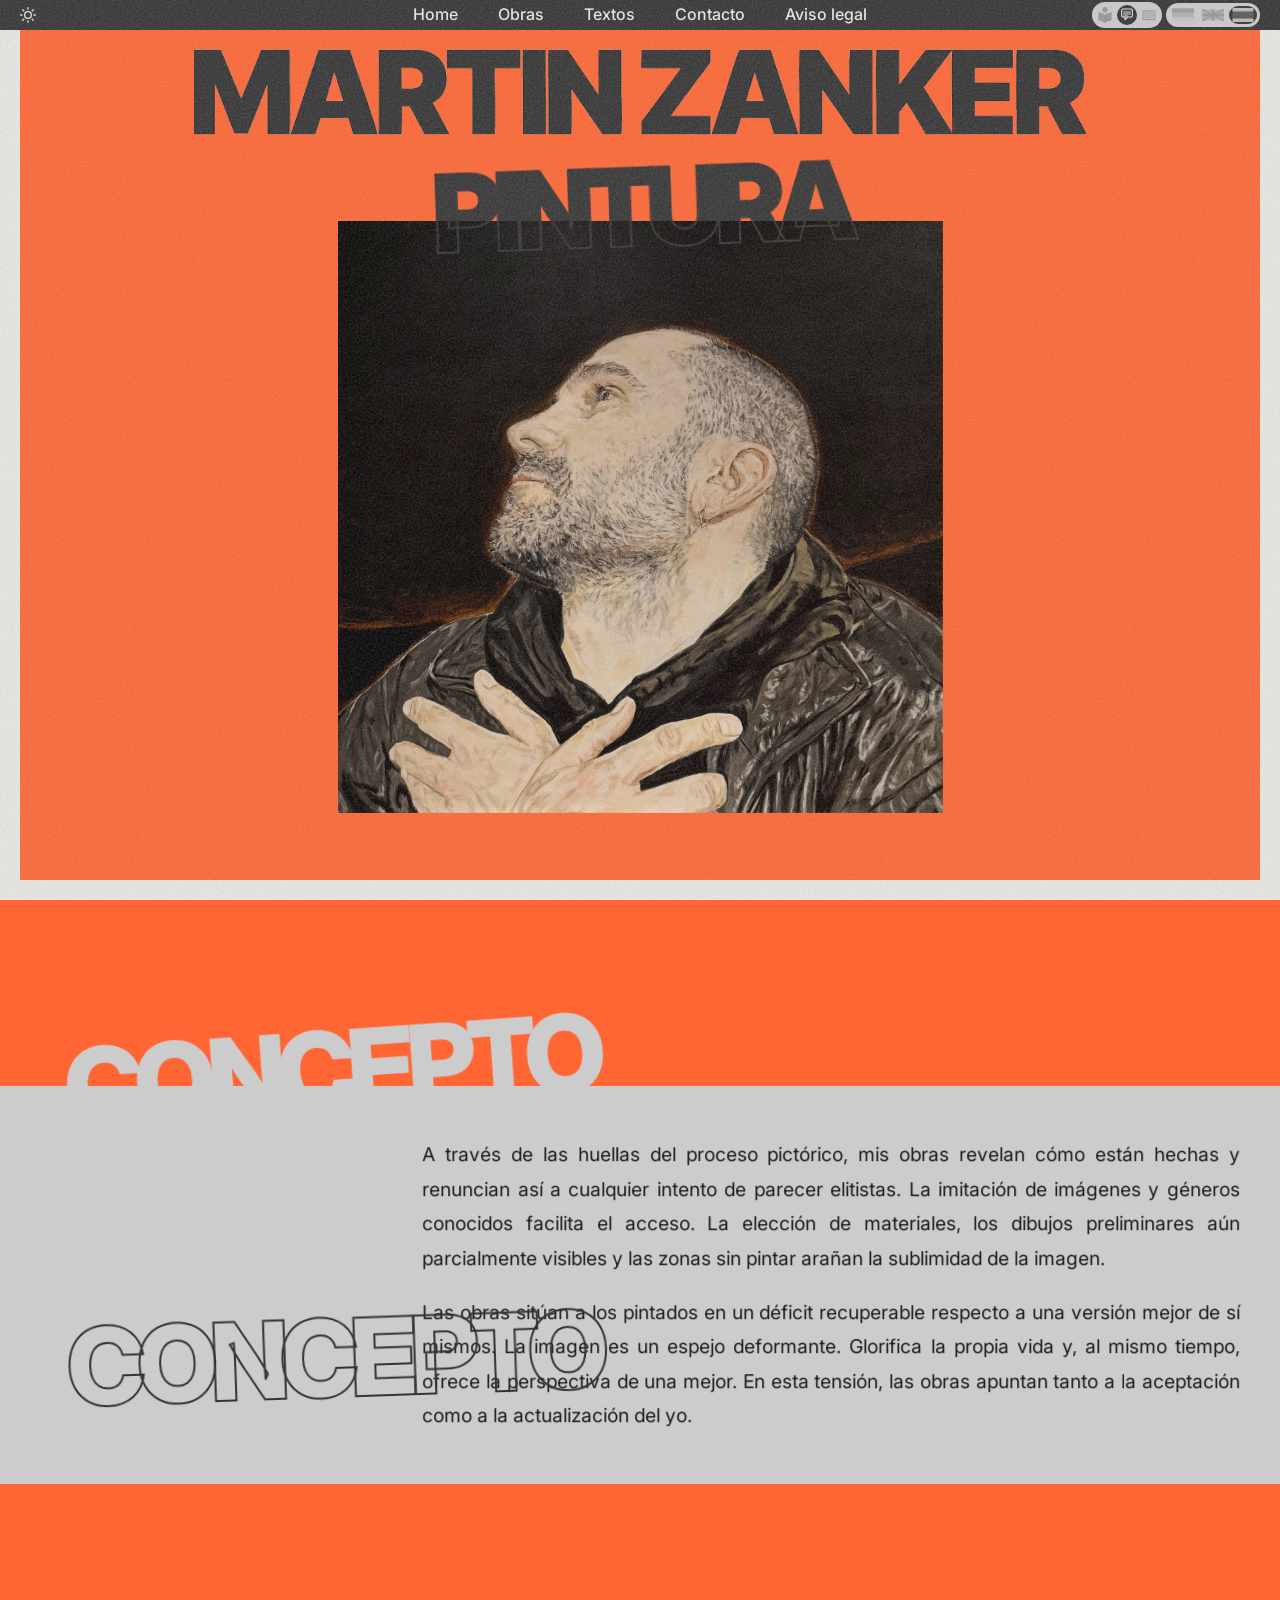
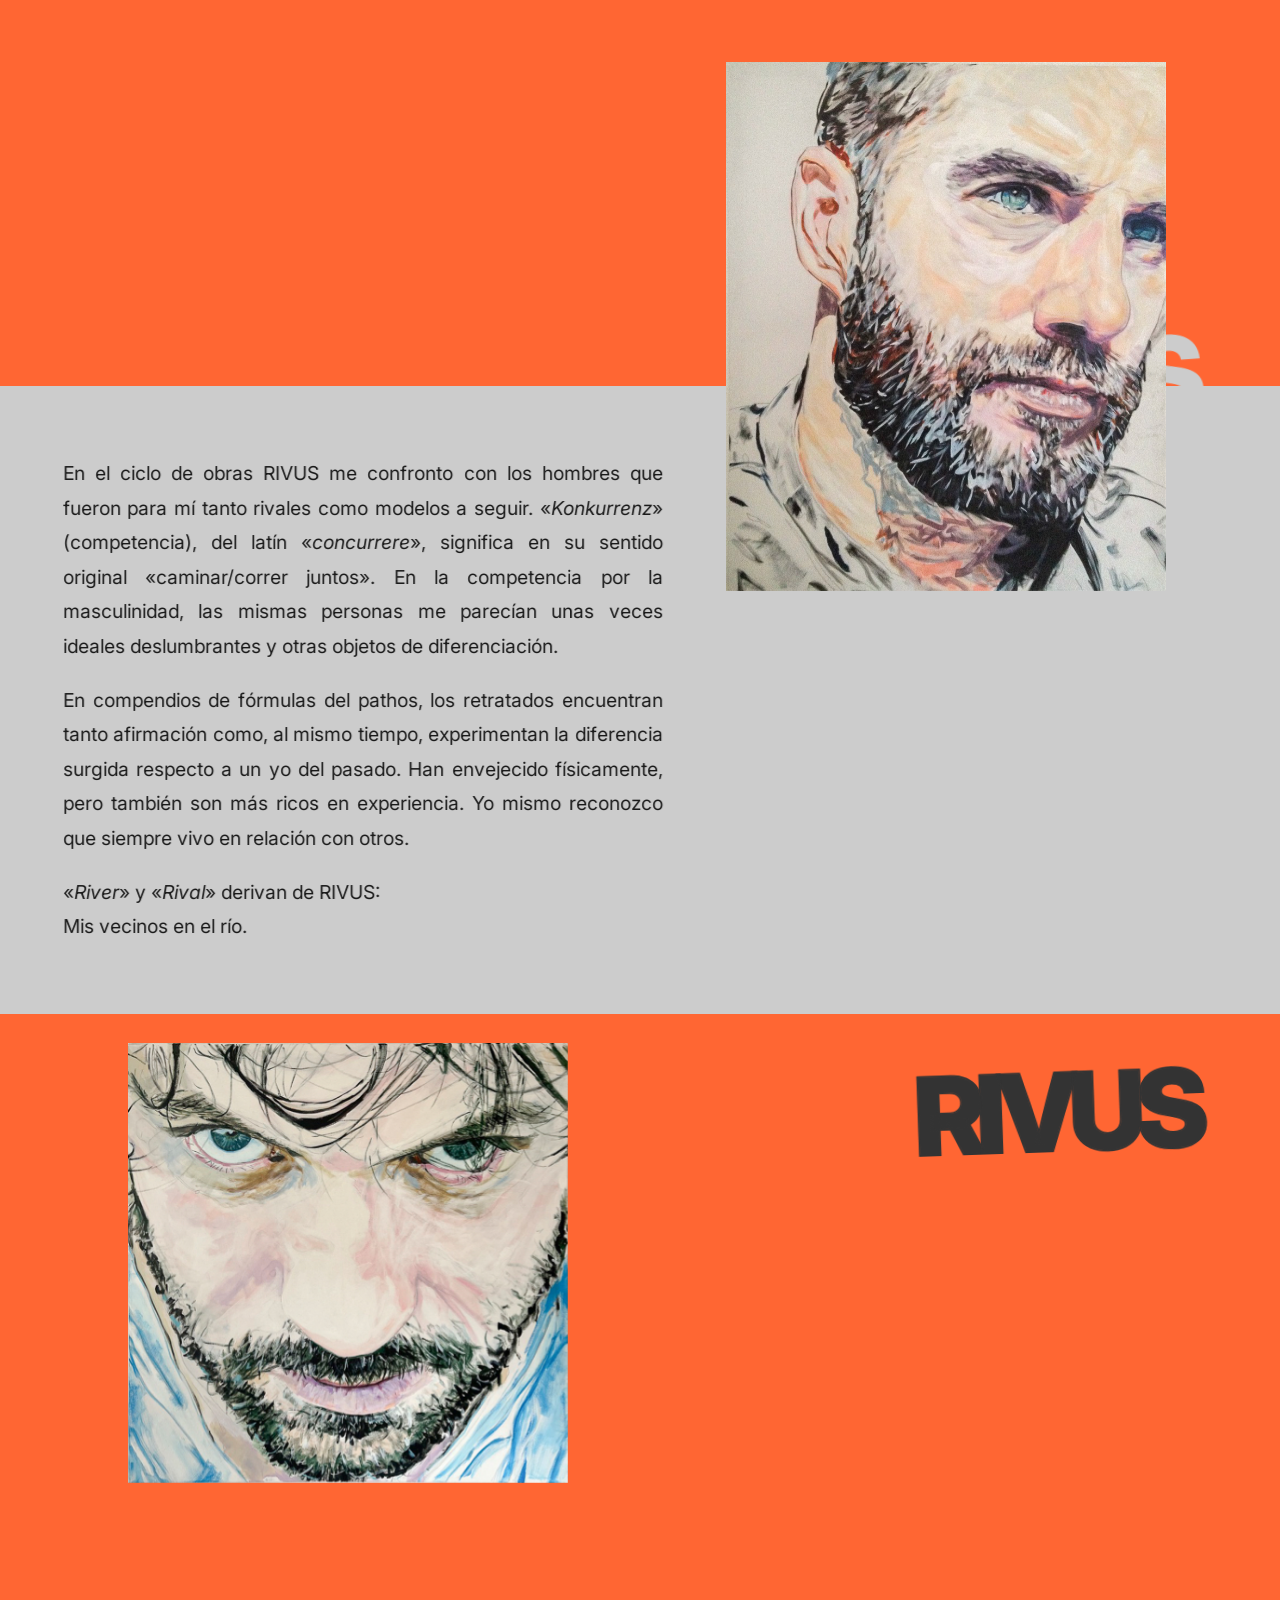
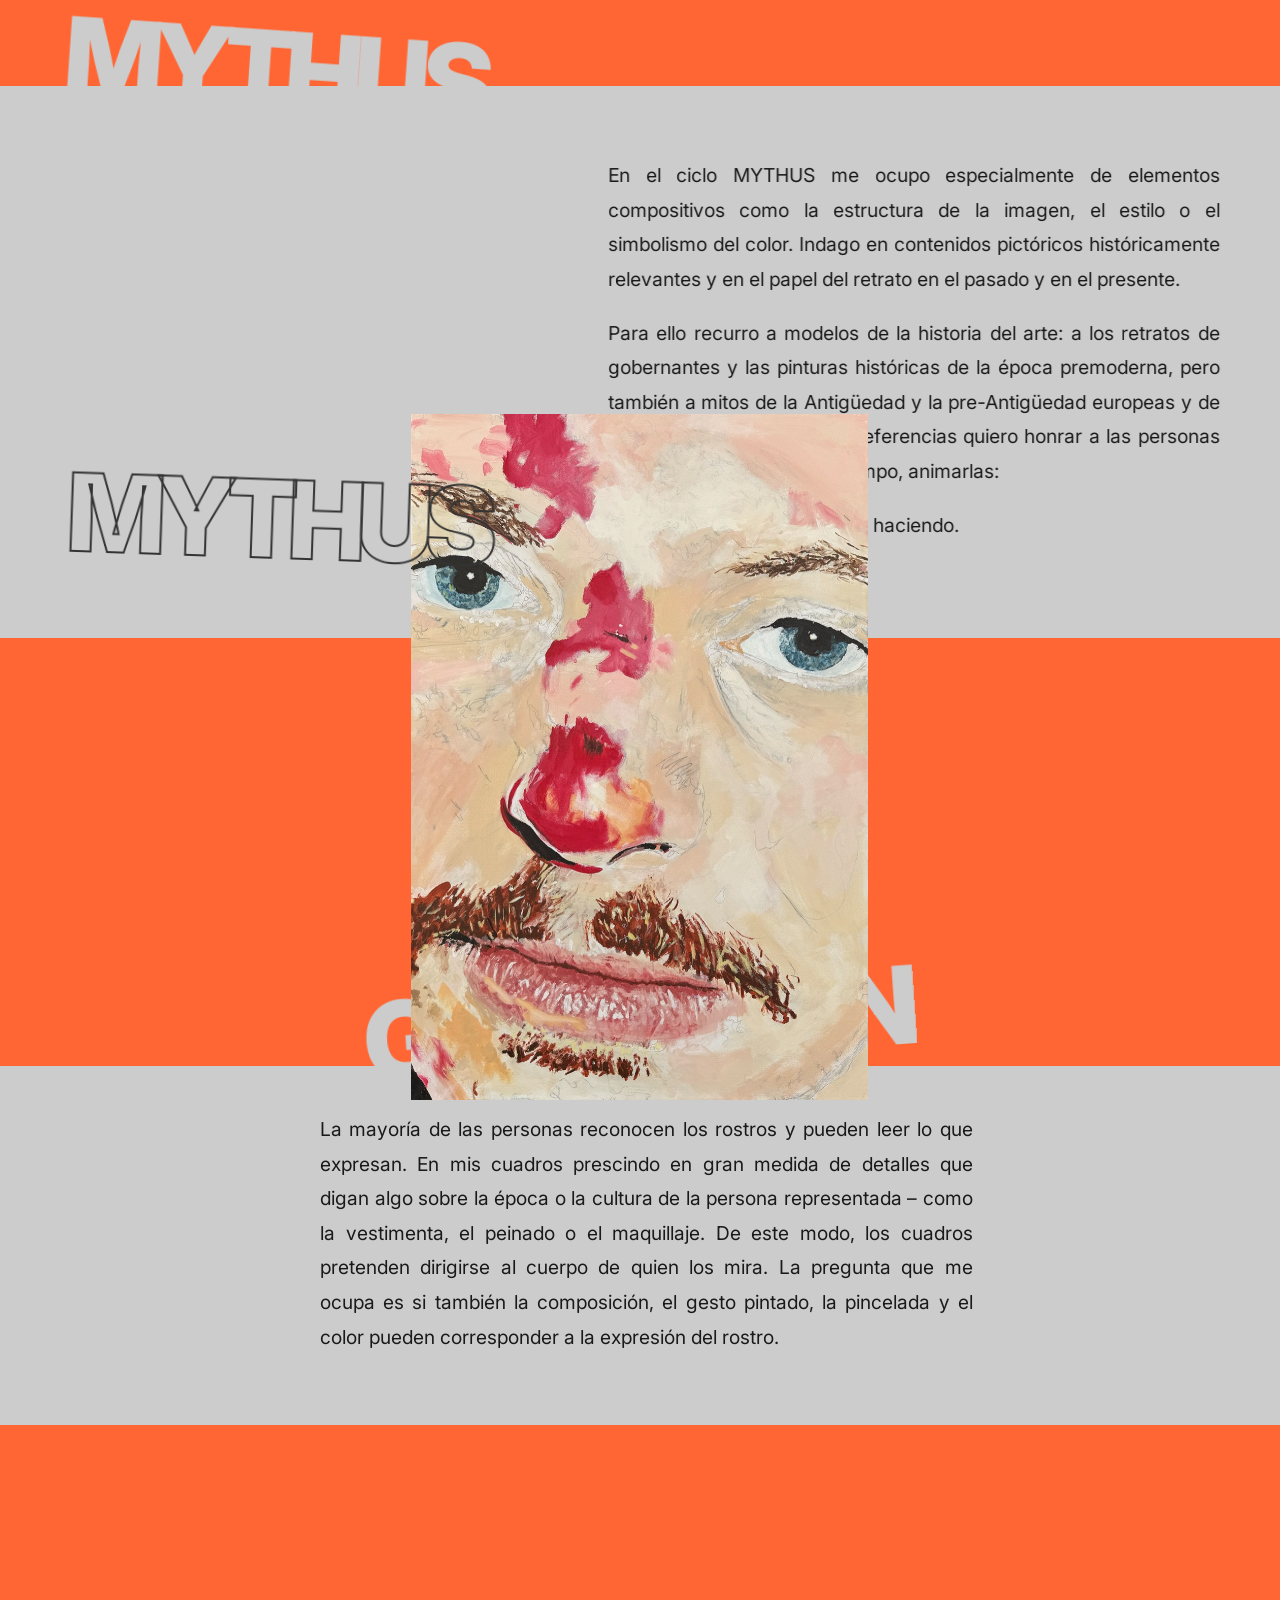
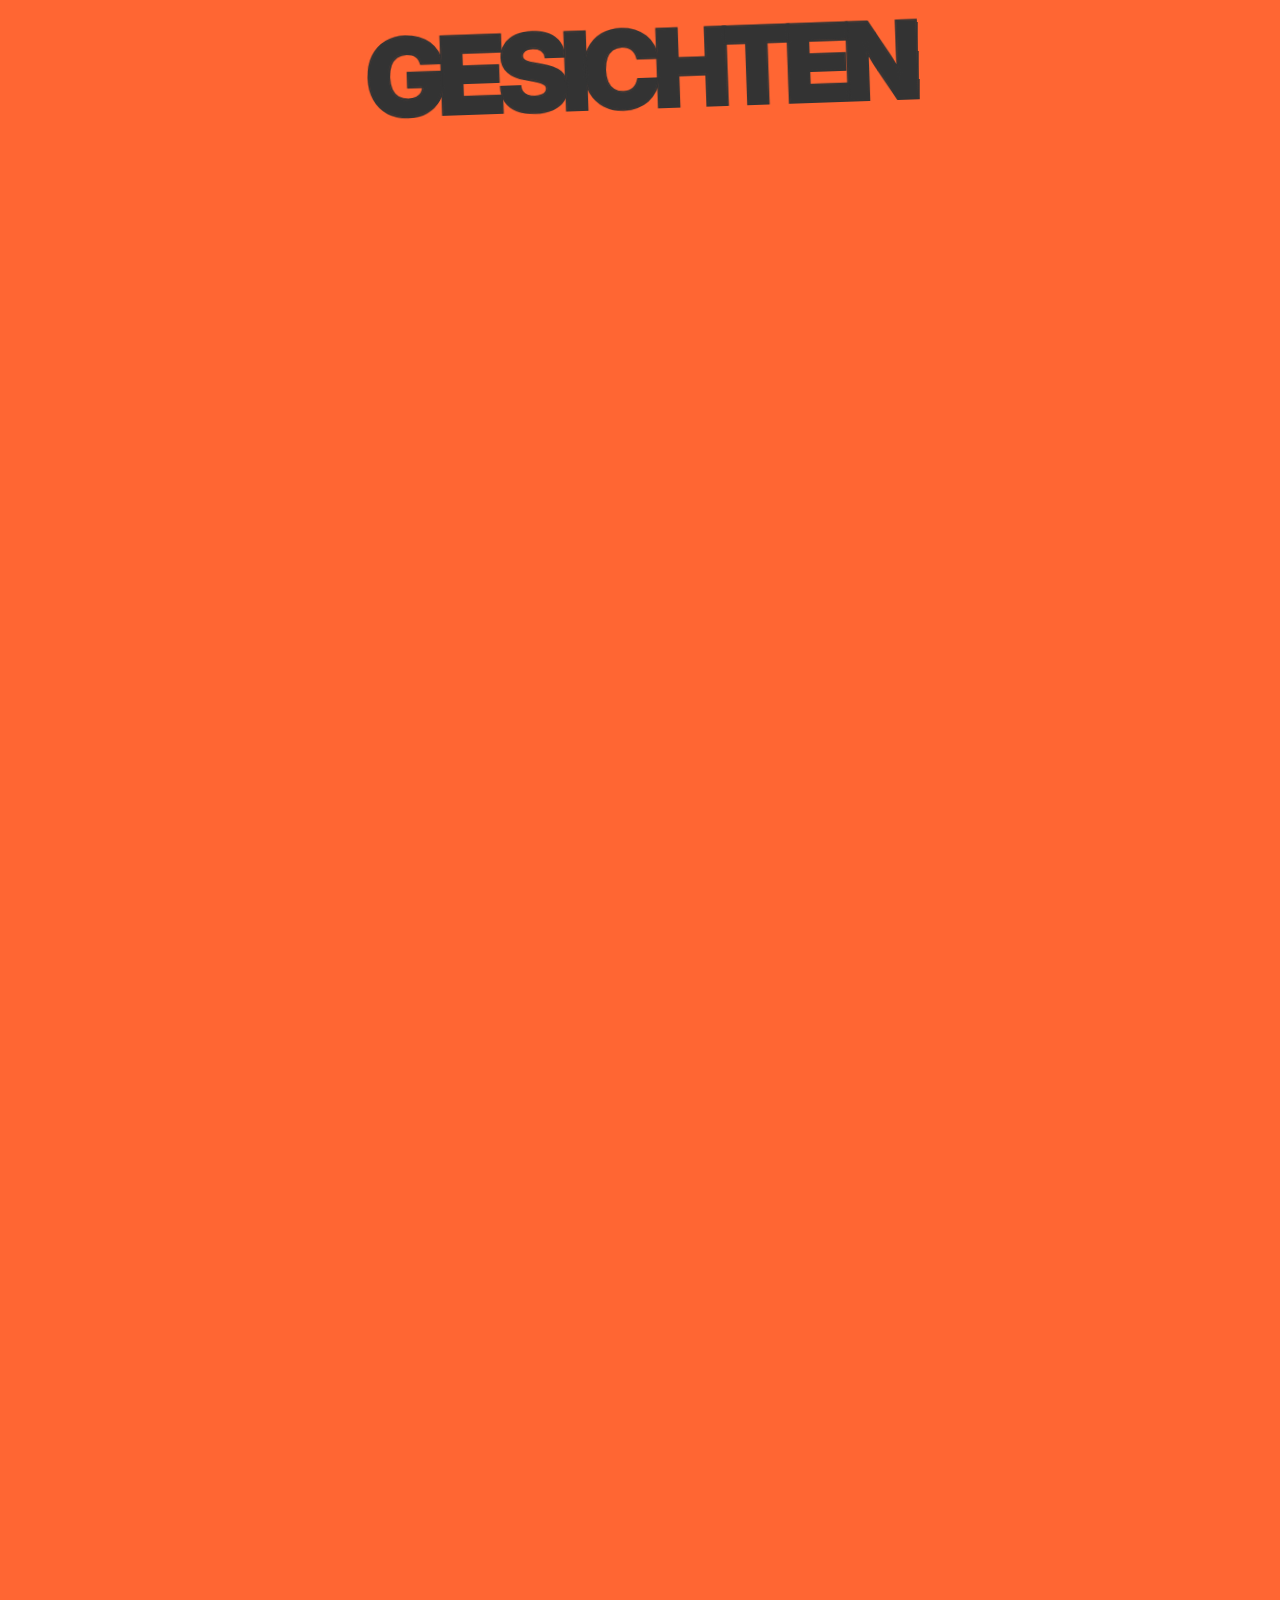
<file: Code/index-es.html>
<!DOCTYPE html>
<html lang="es">
<head>
    <meta charset="UTF-8">
    <meta name="viewport" content="width=device-width, initial-scale=1.0, viewport-fit=cover">
    <title>Martin Zanker - Pintura</title>
    <link rel="stylesheet" href="css/styles.css">

    <!-- Rahmenfarbe für die iOS-Safari-Balken; per JS (setTheme) an den Dark-Mode-Toggle gekoppelt -->
    <meta name="theme-color" content="#ff6633">

    <!-- Open Graph / Share-Vorschau. Bild = Michael; "Martin Zanker" (Titel) + "Pintura" (Beschreibung). -->
    <meta property="og:type" content="website">
    <meta property="og:site_name" content="Martin Zanker">
    <meta property="og:title" content="MARTIN ZANKER · PINTURA">
    <meta property="og:url" content="https://martinzanker-website.martin-zanker.workers.dev/index-es.html">
    <meta property="og:image" content="https://martinzanker-website.martin-zanker.workers.dev/img/Werke/Gesichten/Michael.jpg">
    <meta property="og:image:width" content="900">
    <meta property="og:image:height" content="1350">
    <meta property="og:image:alt" content="Martin Zanker – Pintura">
    <meta name="twitter:card" content="summary_large_image">
    <meta name="twitter:title" content="MARTIN ZANKER · PINTURA">
    <meta name="twitter:image" content="https://martinzanker-website.martin-zanker.workers.dev/img/Werke/Gesichten/Michael.jpg">
</head>
<body>

    <!-- Background stripes -->
    <div class="background-stripe-top"></div>
    <div class="background-stripe-left"></div>
    <div class="background-stripe-right"></div>
    <div class="background-stripe-bottom"></div>

    <!-- Frame borders - split into separate elements for different z-indexes -->
    <div class="frame-border-left"></div>
    <div class="frame-border-right"></div>

    <!-- Header backdrop - solid orange behind blur -->
    <div class="header-backdrop"></div>

    <!-- Navigation -->
    <nav class="main-nav">
        <div class="nav-container">
            <!-- Locale-Toggle (DE/EN/ES) -->
            <div class="locale-switch" role="group" aria-label="Sprache / Language">
                <button class="locale-switch__btn" data-locale="de" title="Deutsch" aria-label="Deutsch">
                    <svg xmlns="http://www.w3.org/2000/svg" viewBox="0 0 5 3">
                        <rect width="5" height="1" y="0" fill="currentColor" opacity="0.9"/>
                        <rect width="5" height="1" y="1" fill="currentColor" opacity="0.5"/>
                        <rect width="5" height="1" y="2" fill="currentColor" opacity="0.15"/>
                    </svg>
                </button>
                <button class="locale-switch__btn" data-locale="en" title="English" aria-label="English">
                    <svg xmlns="http://www.w3.org/2000/svg" viewBox="0 0 60 30">
                        <rect width="60" height="30" fill="currentColor" opacity="0.4"/>
                        <path d="M0,0 L60,30 M60,0 L0,30" stroke="currentColor" stroke-opacity="0.8" stroke-width="6"/>
                        <rect x="0" y="11" width="60" height="8" fill="currentColor" opacity="0.85"/>
                        <rect x="26" y="0" width="8" height="30" fill="currentColor" opacity="0.85"/>
                        <rect x="0" y="13" width="60" height="4" fill="currentColor" opacity="0.5"/>
                        <rect x="28" y="0" width="4" height="30" fill="currentColor" opacity="0.5"/>
                    </svg>
                </button>
                <button class="locale-switch__btn active" data-locale="es" title="Español" aria-label="Español">
                    <svg xmlns="http://www.w3.org/2000/svg" viewBox="0 0 3 2">
                        <rect width="3" height="0.5" y="0" fill="currentColor" opacity="0.75"/>
                        <rect width="3" height="1" y="0.5" fill="currentColor" opacity="0.2"/>
                        <rect width="3" height="0.5" y="1.5" fill="currentColor" opacity="0.75"/>
                    </svg>
                </button>
            </div>

            <!-- Mobile: Sprache-Dropdown (nur ≤600px) -->
            <div class="mobile-dropdown" id="mobile-locale-dropdown">
                <button class="mobile-dropdown__trigger" id="mobile-locale-trigger" aria-label="Sprache wählen">
                    <svg xmlns="http://www.w3.org/2000/svg" viewBox="0 0 24 24" fill="none" stroke="currentColor" stroke-width="1.8" stroke-linecap="round" stroke-linejoin="round">
                        <circle cx="12" cy="12" r="9"/>
                        <ellipse cx="12" cy="12" rx="4.5" ry="9"/>
                        <line x1="3" y1="9" x2="21" y2="9"/>
                        <line x1="3" y1="15" x2="21" y2="15"/>
                    </svg>
                </button>
                <ul class="mobile-dropdown__menu" id="mobile-locale-menu">
                    <li><button data-locale="de"><svg xmlns="http://www.w3.org/2000/svg" viewBox="0 0 5 3"><rect width="5" height="1" y="0" fill="currentColor" opacity="0.9"/><rect width="5" height="1" y="1" fill="currentColor" opacity="0.5"/><rect width="5" height="1" y="2" fill="currentColor" opacity="0.15"/></svg> Deutsch</button></li>
                    <li><button data-locale="en"><svg xmlns="http://www.w3.org/2000/svg" viewBox="0 0 60 30"><rect width="60" height="30" fill="currentColor" opacity="0.4"/><path d="M0,0 L60,30 M60,0 L0,30" stroke="currentColor" stroke-opacity="0.8" stroke-width="6"/><rect x="0" y="11" width="60" height="8" fill="currentColor" opacity="0.85"/><rect x="26" y="0" width="8" height="30" fill="currentColor" opacity="0.85"/><rect x="0" y="13" width="60" height="4" fill="currentColor" opacity="0.5"/><rect x="28" y="0" width="4" height="30" fill="currentColor" opacity="0.5"/></svg> English</button></li>
                    <li><button data-locale="es"><svg xmlns="http://www.w3.org/2000/svg" viewBox="0 0 3 2"><rect width="3" height="0.5" y="0" fill="currentColor" opacity="0.75"/><rect width="3" height="1" y="0.5" fill="currentColor" opacity="0.2"/><rect width="3" height="0.5" y="1.5" fill="currentColor" opacity="0.75"/></svg> Español</button></li>
                </ul>
            </div>

            <!-- Mobile: Nivel-Dropdown (nur ≤600px) -->
            <div class="mobile-dropdown" id="mobile-lang-dropdown">
                <button class="mobile-dropdown__trigger" id="mobile-lang-trigger" aria-label="Textniveau wählen">
                    <span class="mobile-aa-icon">Aa</span>
                </button>
                <ul class="mobile-dropdown__menu" id="mobile-lang-menu">
                    <li><button data-lang="easy"><svg xmlns="http://www.w3.org/2000/svg" viewBox="0 0 233.63 283.46" fill="currentColor"><path d="M116.81,97.14c26.83,0,48.57-21.75,48.57-48.57S143.64,0,116.81,0s-48.57,21.75-48.57,48.57,21.75,48.57,48.57,48.57"/><path d="M231.74,91.31c-10.75-.28-65.42.69-113.04,45.67-.53.5-1.2.75-1.88.75s-1.35-.25-1.88-.75C67.31,92,12.64,91.03,1.89,91.31c-1.06.03-1.89.9-1.89,1.95v141.84c0,1.07.85,1.93,1.92,1.95,10.86.2,65.77,3.36,113.04,45.7.53.47,1.19.71,1.86.71s1.33-.24,1.86-.71c47.27-42.33,102.18-45.49,113.04-45.7,1.07-.02,1.92-.89,1.92-1.95V93.26c0-1.06-.83-1.93-1.89-1.95"/></svg> Fácil</button></li>
                    <li><button data-lang="clear"><svg xmlns="http://www.w3.org/2000/svg" viewBox="0 0 24 24" fill="none" stroke="currentColor" stroke-width="1.6" stroke-linecap="round" stroke-linejoin="round"><path d="M4 5 Q4 3 6 3 H18 Q20 3 20 5 V13 Q20 15 18 15 H13 L9 19 V15 H6 Q4 15 4 13 Z"/><line x1="7" y1="7.5" x2="17" y2="7.5"/><line x1="7" y1="10.5" x2="17" y2="10.5"/><line x1="7" y1="13.5" x2="13" y2="13.5"/></svg> Claro</button></li>
                    <li><button data-lang="expert"><svg xmlns="http://www.w3.org/2000/svg" viewBox="0 0 24 24" fill="none" stroke="currentColor" stroke-width="1.6" stroke-linecap="round" stroke-linejoin="round"><path d="M12 6 C9 5.5 5 5.5 3 6 V19 C5 18.5 9 18.5 12 19"/><path d="M12 6 C15 5.5 19 5.5 21 6 V19 C19 18.5 15 18.5 12 19"/><line x1="12" y1="6" x2="12" y2="19"/><line x1="5.5" y1="9" x2="9.5" y2="9"/><line x1="5.5" y1="12" x2="9.5" y2="12"/><line x1="5.5" y1="15" x2="9.5" y2="15"/><line x1="14.5" y1="9" x2="18.5" y2="9"/><line x1="14.5" y1="12" x2="18.5" y2="12"/><line x1="14.5" y1="15" x2="18.5" y2="15"/></svg> Especializado</button></li>
                </ul>
            </div>

            <label class="theme-switch">
                <input type="checkbox" class="theme-switch__checkbox">
                <div class="theme-switch__sun"></div>
                <div class="theme-switch__moon"></div>
            </label>
            <!-- Sprachniveau-Toggle -->
            <div class="lang-switch" role="group" aria-label="Sprachniveau">
                <button class="lang-switch__btn" data-lang="easy" title="Leichte Sprache" aria-label="Leichte Sprache">
                    <svg xmlns="http://www.w3.org/2000/svg" viewBox="0 0 233.63 283.46" fill="currentColor">
                        <path d="M116.81,97.14c26.83,0,48.57-21.75,48.57-48.57S143.64,0,116.81,0s-48.57,21.75-48.57,48.57,21.75,48.57,48.57,48.57"/>
                        <path d="M231.74,91.31c-10.75-.28-65.42.69-113.04,45.67-.53.5-1.2.75-1.88.75s-1.35-.25-1.88-.75C67.31,92,12.64,91.03,1.89,91.31c-1.06.03-1.89.9-1.89,1.95v141.84c0,1.07.85,1.93,1.92,1.95,10.86.2,65.77,3.36,113.04,45.7.53.47,1.19.71,1.86.71s1.33-.24,1.86-.71c47.27-42.33,102.18-45.49,113.04-45.7,1.07-.02,1.92-.89,1.92-1.95V93.26c0-1.06-.83-1.93-1.89-1.95"/>
                    </svg>
                </button>
                <button class="lang-switch__btn active" data-lang="clear" title="Verständlicher Text" aria-label="Verständlicher Text">
                    <svg xmlns="http://www.w3.org/2000/svg" viewBox="0 0 24 24" fill="none" stroke="currentColor" stroke-width="1.6" stroke-linecap="round" stroke-linejoin="round">
                        <path d="M4 5 Q4 3 6 3 H18 Q20 3 20 5 V13 Q20 15 18 15 H13 L9 19 V15 H6 Q4 15 4 13 Z"/>
                        <line x1="7" y1="7.5" x2="17" y2="7.5"/>
                        <line x1="7" y1="10.5" x2="17" y2="10.5"/>
                        <line x1="7" y1="13.5" x2="13" y2="13.5"/>
                    </svg>
                </button>
                <button class="lang-switch__btn" data-lang="expert" title="Fachsprache" aria-label="Fachsprache">
                    <svg xmlns="http://www.w3.org/2000/svg" viewBox="0 0 24 24" fill="none" stroke="currentColor" stroke-width="1.6" stroke-linecap="round" stroke-linejoin="round">
                        <path d="M12 6 C9 5.5 5 5.5 3 6 V19 C5 18.5 9 18.5 12 19"/>
                        <path d="M12 6 C15 5.5 19 5.5 21 6 V19 C19 18.5 15 18.5 12 19"/>
                        <line x1="12" y1="6" x2="12" y2="19"/>
                        <line x1="5.5" y1="9" x2="9.5" y2="9"/>
                        <line x1="5.5" y1="12" x2="9.5" y2="12"/>
                        <line x1="5.5" y1="15" x2="9.5" y2="15"/>
                        <line x1="14.5" y1="9" x2="18.5" y2="9"/>
                        <line x1="14.5" y1="12" x2="18.5" y2="12"/>
                        <line x1="14.5" y1="15" x2="18.5" y2="15"/>
                    </svg>
                </button>
            </div>

            <button class="nav-toggle" aria-label="Navigation öffnen" onclick="event.stopPropagation()">
                <span></span>
                <span></span>
                <span></span>
            </button>
            <ul class="nav-menu">
                <li><a href="index.html" class="nav-home" data-de="Home" data-en="Home" data-es="Home">Home</a></li>
                <li><a href="werke.html" data-de="Werke" data-en="Works" data-es="Obras">Obras</a></li>
                <li><a href="reden.html" data-de="Texte" data-en="Texts" data-es="Textos">Textos</a></li>
                <li><a href="kontakt.html" data-de="Kontakt" data-en="Contact" data-es="Contacto">Contacto</a></li>
                <li><a href="impressum.html" data-de="Impressum" data-en="Imprint" data-es="Aviso legal">Aviso legal</a></li>
            </ul>
        </div>
    </nav>

    <!-- Header mit Logo -->
    <header class="shrinking-header" onclick="window.location.href='index-es.html'" style="cursor: pointer;">
        <div class="header-content">
            <img data-src="img/05_Logo_Inter_anim.webp" alt="Martin Zanker Logo" class="logo-gif logo-gif-light">
            <img data-src="img/05_Logo_Inter_orange_Transparent_anim.webp" alt="Martin Zanker Logo" class="logo-gif logo-gif-dark">
            <span class="logo-text">MARTIN ZANKER</span>
        </div>
    </header>

    <!-- Main Heading -->
    <div class="main-heading-container">
        <h1 class="main-heading main-heading-filled" data-de="MALEREI" data-en="PAINTING" data-es="PINTURA">PINTURA</h1>
        <div class="image-with-info">
            <img src="img/Werke/Mythus/Alex.jpeg" alt="Alex" class="main-heading-image">
            <div class="image-info">
                <ul class="words-stair">
                    <li class="words-stair__line"><p></p><p>Alex</p></li>
                    <li class="words-stair__line"><p></p><p>(2025)</p></li>
                    <li class="words-stair__line"><p></p><p data-de="Acryl, Bleistift" data-en="Acrylic, pencil" data-es="Acrílico, lápiz">Acrílico, lápiz</p></li>
                    <li class="words-stair__line alex-tail-default"><p></p><p data-de="und Farbstift" data-en="and coloured pencil" data-es="y lápiz de color">y lápiz de color</p></li>
                    <li class="words-stair__line alex-tail-default"><p></p><p data-de="auf Leinwand," data-en="on canvas," data-es="sobre lienzo,">sobre lienzo,</p></li>
                    <li class="words-stair__line alex-en alex-en-a"><p></p><p>and coloured</p></li>
                    <li class="words-stair__line alex-en alex-en-b"><p></p><p>pencil on</p></li>
                    <li class="words-stair__line alex-en alex-en-c"><p></p><p>canvas,</p></li>
                    <li class="words-stair__line alex-size"><p></p><p>100 × 100 cm</p></li>
                </ul>
            </div>
        </div>
        <h1 class="main-heading main-heading-outline" data-de="MALEREI" data-en="PAINTING" data-es="PINTURA">PINTURA</h1>
    </div>

    <!-- KONZEPT Heading -->
    <div class="konzept-heading-container">
        <h2 class="konzept-heading konzept-heading-filled" data-de="KONZEPT" data-en="CONCEPT" data-es="CONCEPTO">CONCEPTO</h2>
        <h2 class="konzept-heading konzept-heading-outline" data-de="KONZEPT" data-en="CONCEPT" data-es="CONCEPTO">CONCEPTO</h2>
    </div>

    <!-- Content Box -->
    <h2 class="konzept-heading-anchor" data-de="KONZEPT" data-en="CONCEPT" data-es="CONCEPTO" data-es="CONCEPTO">CONCEPTO</h2>
    <div class="content-box-wrapper">
        <div class="content-box">
            <div class="content-box-grain"></div>
            <div class="lang-container">
                <div class="lang-text lang-easy">
                    <p>Muchas personas pueden pintar como yo. Mis cuadros muestran cómo podría hacerse.</p>
                    <p>Cualquier persona puede ser pintada. Los cuadros no pertenecen solo a unas pocas personas.</p>
                    <p>Los cuadros muestran a las personas que son buenas. Los cuadros también les muestran que pueden ser aún mejores.</p>
                </div>
                <div class="lang-text lang-clear active">
                    <p>A través de las huellas del proceso pictórico, mis obras revelan cómo están hechas y renuncian así a cualquier intento de parecer elitistas. La imitación de imágenes y géneros conocidos facilita el acceso. La elección de materiales, los dibujos preliminares aún parcialmente visibles y las zonas sin pintar arañan la sublimidad de la imagen.</p>
                    <p>Las obras sitúan a los pintados en un déficit recuperable respecto a una versión mejor de sí mismos. La imagen es un espejo deformante. Glorifica la propia vida y, al mismo tiempo, ofrece la perspectiva de una mejor. En esta tensión, las obras apuntan tanto a la aceptación como a la actualización del yo.</p>
                </div>
                <div class="lang-text lang-expert">
                    <p>A través de artefactos del proceso pictórico, mis obras revelan su fabricación y renuncian así a la apariencia elitista de las obras artísticas. La emulación e imitación de temas y géneros pictóricos conocidos facilita el acceso. La elección despretenciosa de materiales, los dibujos preliminares aún parcialmente visibles y las zonas sin pintar socavan la sublimidad de la imagen.</p>
                    <p>Las obras sitúan a los retratados en un déficit recuperable respecto a un yo idealizado. La imagen funciona como una distorsión. Glorifica la propia vida y, al mismo tiempo, ofrece la perspectiva de su posible mejora. En esta tensión, las obras apuntan a la autoaceptación y la autoactualización.</p>
                </div>
            </div>
        </div>
    </div>

    <!-- RIVUS Anchor Container (rechtsbündig) -->
    <div id="rivus-anchor-container" class="rivus-anchor-container">
        <h2 class="rivus-anchor-filled">RIVUS</h2>
        <h2 class="rivus-anchor-outline">RIVUS</h2>
    </div>

    <!-- RIVUS Content Box -->
    <div id="rivus-content-box-wrapper" class="content-box-wrapper-2">
        <div id="rivus-content-box" class="content-box-2">
            <div class="content-box-grain"></div>
            <div class="lang-container">
                <div class="lang-text lang-easy">
                    <p>Estas obras tratan sobre hombres. Estos hombres fueron importantes para mí. A veces quería ser como ellos. A veces quería ser diferente a ellos.</p>
                    <p>La palabra «<em>Konkurrenz</em>» viene de un idioma antiguo. Significa: caminar juntos. O: correr juntos.</p>
                    <p>Los hombres en los cuadros son ahora más mayores. Se ven diferentes a antes. También han vivido más que antes.</p>
                    <p>Cuando miro los cuadros, me doy cuenta: Siempre vivo en conexión con otras personas.</p>
                    <p>La palabra RIVUS también viene de un idioma antiguo. Significa: río. De esta palabra vienen otras dos palabras: «<em>River</em>» significa río en inglés. «<em>Rival</em>» significa oponente. Un rival era antes alguien que vivía en el mismo río. Es decir: Los hombres son mis vecinos en el río.</p>
                </div>
                <div class="lang-text lang-clear active">
                    <p>En el ciclo de obras RIVUS me confronto con los hombres que fueron para mí tanto rivales como modelos a seguir. «<em>Konkurrenz</em>» (competencia), del latín «<em>concurrere</em>», significa en su sentido original «caminar/correr juntos». En la competencia por la masculinidad, las mismas personas me parecían unas veces ideales deslumbrantes y otras objetos de diferenciación.</p>
                    <p>En compendios de fórmulas del pathos, los retratados encuentran tanto afirmación como, al mismo tiempo, experimentan la diferencia surgida respecto a un yo del pasado. Han envejecido físicamente, pero también son más ricos en experiencia. Yo mismo reconozco que siempre vivo en relación con otros.</p>
                    <p>«<em>River</em>» y «<em>Rival</em>» derivan de RIVUS:<br>Mis vecinos en el río.</p>
                </div>
                <div class="lang-text lang-expert">
                    <p>En el ciclo de obras RIVUS me confronto con los hombres que fueron para mí tanto rivales como ideales. «<em>Konkurrenz</em>» (competencia), del latín «<em>concurrere</em>», significa en su sentido original «caminar/correr juntos». En la competencia por cumplir las cambiantes expectativas de masculinidad, las mismas personas me parecían unas veces ideales deslumbrantes y otras objetos de diferenciación.</p>
                    <p>En compendios de fórmulas del pathos, los retratados encuentran tanto afirmación como, al mismo tiempo, experimentan siempre una diferencia inevitable respecto a un yo del pasado. A menudo se ven confrontados con un estado físicamente superior, pero más pobre en experiencia. Yo mismo reconozco que he crecido a través de la identificación con otros.</p>
                    <p>«<em>River</em>» y «<em>Rival</em>» derivan de RIVUS:<br>Mis vecinos en el río.</p>
                </div>
            </div>
        </div>
    </div>

    <!-- Ben Image Container -->
    <div class="unterpunkt-heading-container" id="ben-container">
        <div class="image-with-info" id="ben-image-with-info">
            <div class="image-clip"><img src="img/Werke/Rivus/Ben.jpg" alt="Ben" class="unterpunkt-heading-image"></div>
            <div class="image-info">
                <ul class="words-stair">
                    <li class="words-stair__line"><p></p><p>Ben</p></li>
                    <li class="words-stair__line"><p></p><p>(2015)</p></li>
                    <li class="words-stair__line ben-desktop-3"><p></p><p data-de="Acryl, Bleistift und" data-en="Acrylic, pencil and" data-es="Acrílico, lápiz y">Acrílico, lápiz y</p></li>
                    <li class="words-stair__line ben-desktop-4"><p></p><p data-de="Farbstift auf Leinwand," data-en="coloured pencil on canvas," data-es="lápiz de color sobre lienzo,">lápiz de color sobre lienzo,</p></li>
                    <li class="words-stair__line ben-ipad-3"><p></p><p data-de="Acryl, Bleistift" data-en="Acrylic, pencil" data-es="Acrílico, lápiz">Acrílico, lápiz</p></li>
                    <li class="words-stair__line ben-ipad-4"><p></p><p data-de="und Farbstift" data-en="and coloured pencil" data-es="y lápiz de color">y lápiz de color</p></li>
                    <li class="words-stair__line ben-ipad-5"><p></p><p data-de="auf Leinwand," data-en="on canvas," data-es="sobre lienzo,">sobre lienzo,</p></li>
                    <li class="words-stair__line ben-masse"><p></p><p>100 × 120 cm</p></li>
                </ul>
            </div>
        </div>
    </div>

    <!-- RIVUS Anchor Gray – nach Ben, damit es per DOM-Reihenfolge über Ben liegt -->
    <h2 class="rivus-anchor-gray">RIVUS</h2>

    <!-- MYTHUS Anchor Container (linksbündig wie KONZEPT, gespiegelt) -->
    <div id="mythus-anchor-container" class="konzept-heading-container">
        <h2 id="mythus-filled" class="konzept-heading konzept-heading-filled">MYTHUS</h2>
        <h2 id="mythus-outline" class="konzept-heading konzept-heading-outline">MYTHUS</h2>
    </div>

    <!-- MYTHUS Content Box -->
    <div id="mythus-box-wrapper" class="content-box-wrapper">
        <div id="mythus-box" class="content-box">
            <div class="content-box-grain"></div>
            <div class="lang-container">
                <div class="lang-text lang-easy">
                    <p>He hecho obras de arte que se llaman en conjunto: MYTHUS. En estas obras pinto personas como imágenes. Estas imágenes se llaman: retratos.</p>
                    <p>Observo muchas cosas. Por ejemplo: ¿Cómo está construida la imagen? ¿Qué colores uso? ¿Qué muestra la imagen? También me pregunto: ¿Qué función tenían los retratos antes? ¿Y qué función tienen hoy?</p>
                    <p>Antes se pintaba a personas importantes. Por ejemplo, reyes y reinas. O se pintaban historias famosas. También había historias antiguas sobre dioses y héroes. Estas historias se llaman: mitos. Los mitos venían sobre todo de Europa y de Asia Occidental.</p>
                    <p>Uso estas ideas antiguas para mi arte. Pero no pinto reyes ni dioses. Pinto personas de mi vida. Con esto quiero mostrar dos cosas: Quiero dar honra a estas personas. Y quiero darles ánimo. Mi mensaje es:<br>Sois buenos, tal como os vais haciendo.</p>
                </div>
                <div class="lang-text lang-clear active">
                    <p>En el ciclo MYTHUS me ocupo especialmente de elementos compositivos como la estructura de la imagen, el estilo o el simbolismo del color. Indago en contenidos pictóricos históricamente relevantes y en el papel del retrato en el pasado y en el presente.</p>
                    <p>Para ello recurro a modelos de la historia del arte: a los retratos de gobernantes y las pinturas históricas de la época premoderna, pero también a mitos de la Antigüedad y la pre-Antigüedad europeas y de Asia Occidental. Con estas referencias quiero honrar a las personas de mi entorno y, al mismo tiempo, animarlas:</p>
                    <p>Sois buenos, tal como os vais haciendo.</p>
                </div>
                <div class="lang-text lang-expert">
                    <p>En el ciclo MYTHUS no solo exploro categorías artísticas formales y temáticas como la composición, el estilo y el colorido, la iconografía y la temática, sino también la función del retrato en la cultura del pasado y en mi cultura presente.</p>
                    <p>La recursión a modelos histórico-artísticos se nutre, entre otros, del arte de la representación premoderno, con sus retratos de gobernantes y pinturas históricas, pero también toma préstamos de los mitos de la Antigüedad y la pre-Antigüedad, predominantemente europeas y de Asia Occidental. Con estas referencias tanto honro a las personas de mi entorno como espero motivarlas al mismo tiempo: Sois buenos, tal como os vais haciendo.</p>
                </div>
            </div>
        </div>
    </div>

    <!-- MYTHUS Daniel Image Container (gespiegelt - links) -->
    <div class="unterpunkt-heading-container" id="mythus-daniel-container">
        <div class="image-with-info" id="mythus-daniel-image-with-info">
            <div class="image-clip"><img src="img/Werke/Mythus/Daniel.jpg" alt="Daniel" class="unterpunkt-heading-image"></div>
            <div class="image-info">
                <ul class="words-stair">
                    <li class="words-stair__line daniel-mobile-1"><p></p><p>Daniel</p></li>
                    <li class="words-stair__line daniel-mobile-2"><p></p><p data-de="(als Patroklos)" data-en="(as Patroclus)" data-es="(como Patroclo)">(como Patroclo)</p></li>
                    <li class="words-stair__line daniel-desktop-1"><p></p><p data-de="Daniel (als Patroklos)" data-en="Daniel (as Patroclus)" data-es="Daniel (como Patroclo)">Daniel (como Patroclo)</p></li>
                    <li class="words-stair__line daniel-year"><p></p><p>(2015)</p></li>
                    <li class="words-stair__line daniel-mobile-3"><p></p><p data-de="Acryl und" data-en="Acrylic and" data-es="Acrílico y">Acrílico y</p></li>
                    <li class="words-stair__line daniel-desktop-3"><p></p><p data-de="Acryl und Bleistift" data-en="Acrylic and pencil" data-es="Acrílico y lápiz">Acrílico y lápiz</p></li>
                    <li class="words-stair__line daniel-mobile-4"><p></p><p data-de="Bleistift" data-en="pencil" data-es="lápiz">lápiz</p></li>
                    <li class="words-stair__line daniel-canvas"><p></p><p data-de="auf Leinwand," data-en="on canvas," data-es="sobre lienzo,">sobre lienzo,</p></li>
                    <li class="words-stair__line daniel-size"><p></p><p>100 × 100 cm</p></li>
                </ul>
            </div>
        </div>
    </div>

    <!-- MYTHUS Anchor Gray – nach Daniel, damit es per DOM-Reihenfolge über Daniel liegt -->
    <h2 id="mythus-anchor" class="konzept-heading-anchor">MYTHUS</h2>

    <!-- GESICHTEN Section -->
    <div id="gesichten-anchor-container" class="gesichten-anchor-container">
        <h2 id="gesichten-anchor-filled" class="gesichten-anchor-filled">GESICHTEN</h2>
        <h2 class="gesichten-anchor-outline">GESICHTEN</h2>
    </div>

    <!-- Second Content Box -->
    <h2 id="gesichten-anchor-gray" class="gesichten-anchor-gray">GESICHTEN</h2>
    <div id="gesichten-content-box-wrapper" class="content-box-wrapper-2">
        <div id="gesichten-content-box" class="content-box-2">
            <div class="content-box-grain"></div>
            <div class="lang-container">
                <div class="lang-text lang-easy">
                    <p>La mayoría de las personas reconocen los rostros.</p>
                    <p>Ven si alguien está alegre o triste.</p>
                    <p>En mis cuadros solo pinto el rostro.</p>
                    <p>No pinto la ropa.</p>
                    <p>No pinto el peinado.</p>
                    <p>No pinto el maquillaje.</p>
                    <p>Así puedes sentir los cuadros en tu propio cuerpo.</p>
                    <p>Mientras pinto, me pregunto:</p>
                    <p>¿Puede también la manera de pintar ir con el rostro?</p>
                    <p>Por ejemplo:</p>
                    <p>Dónde coloco el rostro en el cuadro.</p>
                    <p>Cómo muevo el pincel.</p>
                    <p>Qué colores uso.</p>
                </div>
                <div class="lang-text lang-clear active">
                    <p>La mayoría de las personas reconocen los rostros y pueden leer lo que expresan. En mis cuadros prescindo en gran medida de detalles que digan algo sobre la época o la cultura de la persona representada – como la vestimenta, el peinado o el maquillaje. De este modo, los cuadros pretenden dirigirse al cuerpo de quien los mira. La pregunta que me ocupa es si también la composición, el gesto pintado, la pincelada y el color pueden corresponder a la expresión del rostro.</p>
                </div>
                <div class="lang-text lang-expert">
                    <p>La mayoría de las personas reconocen los rostros y leen su expresión. Liberados en gran medida de contenidos pictóricos que documentan la época o la cultura – como la vestimenta, el peinado o el maquillaje –, mis cuadros ofrecen un encuentro corporal, incluso un encuentro vivido en carne propia. En ellos exploro hasta qué punto la expresión facial puede encontrar correspondencia también en la composición, el gesto, el trazo y el colorido.</p>
                </div>
            </div>
        </div>
    </div>

    <!-- Michael & Marcus Image Container -->
    <div class="unterpunkt-heading-container" id="michael-marcus-container">
        <div id="michael-marcus-wrapper" class="multi-image-wrapper">
            <div id="michael-image-with-info" class="image-with-info">
                <div class="image-clip"><img src="img/Werke/Gesichten/Michael.jpg" alt="Michael" class="unterpunkt-heading-image"></div>
                <div class="image-info">
                    <ul class="words-stair">
                        <li class="words-stair__line michael-name-full"><p></p><p data-de="Michael (am Kreuz)" data-en="Michael (at the Cross)" data-es="Michael (en la Cruz)">Michael (en la Cruz)</p></li>
                        <li class="words-stair__line michael-name"><p></p><p>Michael</p></li>
                        <li class="words-stair__line michael-paren"><p></p><p data-de="(am Kreuz)" data-en="(at the Cross)" data-es="(en la Cruz)">(en la Cruz)</p></li>
                        <li class="words-stair__line michael-year"><p></p><p>(2015)</p></li>
                        <li class="words-stair__line michael-mobile-3"><p></p><p data-de="Acryl und" data-en="Acrylic and" data-es="Acrílico y">Acrílico y</p></li>
                        <li class="words-stair__line michael-desktop-3"><p></p><p data-de="Acryl und Bleistift" data-en="Acrylic and pencil" data-es="Acrílico y lápiz">Acrílico y lápiz</p></li>
                        <li class="words-stair__line michael-mobile-4"><p></p><p data-de="Bleistift" data-en="pencil" data-es="lápiz">lápiz</p></li>
                        <li class="words-stair__line michael-canvas"><p></p><p data-de="auf Leinwand," data-en="on canvas," data-es="sobre lienzo,">sobre lienzo,</p></li>
                        <li class="words-stair__line michael-size"><p></p><p>80 × 120 cm</p></li>
                    </ul>
                </div>
            </div>
            <div id="marcus-image-with-info" class="image-with-info">
                <div class="image-clip"><img src="img/Werke/Gesichten/Marcus.jpg" alt="Marcus" class="unterpunkt-heading-image"></div>
                <div class="image-info">
                    <ul class="words-stair">
                        <li class="words-stair__line"><p></p><p>Marcus</p></li>
                        <li class="words-stair__line"><p></p><p>(2017)</p></li>
                        <li class="words-stair__line"><p></p><p data-de="Acryl, Blei- und Holzstift" data-en="Acrylic, graphite and wood pencil" data-es="Acrílico, lápiz grafito y lápiz de madera">Acrílico, lápiz grafito y lápiz de madera</p></li>
                        <li class="words-stair__line"><p></p><p data-de="auf Leinwand, 100 × 140 cm" data-en="on canvas, 100 × 140 cm" data-es="sobre lienzo, 100 × 140 cm">sobre lienzo, 100 × 140 cm</p></li>
                    </ul>
                </div>
            </div>
        </div>
    </div>

    <!-- Spacer: Höhe wird per JS dynamisch gesetzt (letzter Snap-Punkt + Puffer) -->
    <div id="scroll-spacer"></div>

    <div class="bottom-bar-fix"></div>

    <div id="slide-overlay"></div>
    <div id="stair-ghost" aria-hidden="true"></div>
    <script src="js/script.js"></script>
    <script src="js/image-transition.js"></script>
</body>
</html>
</file>
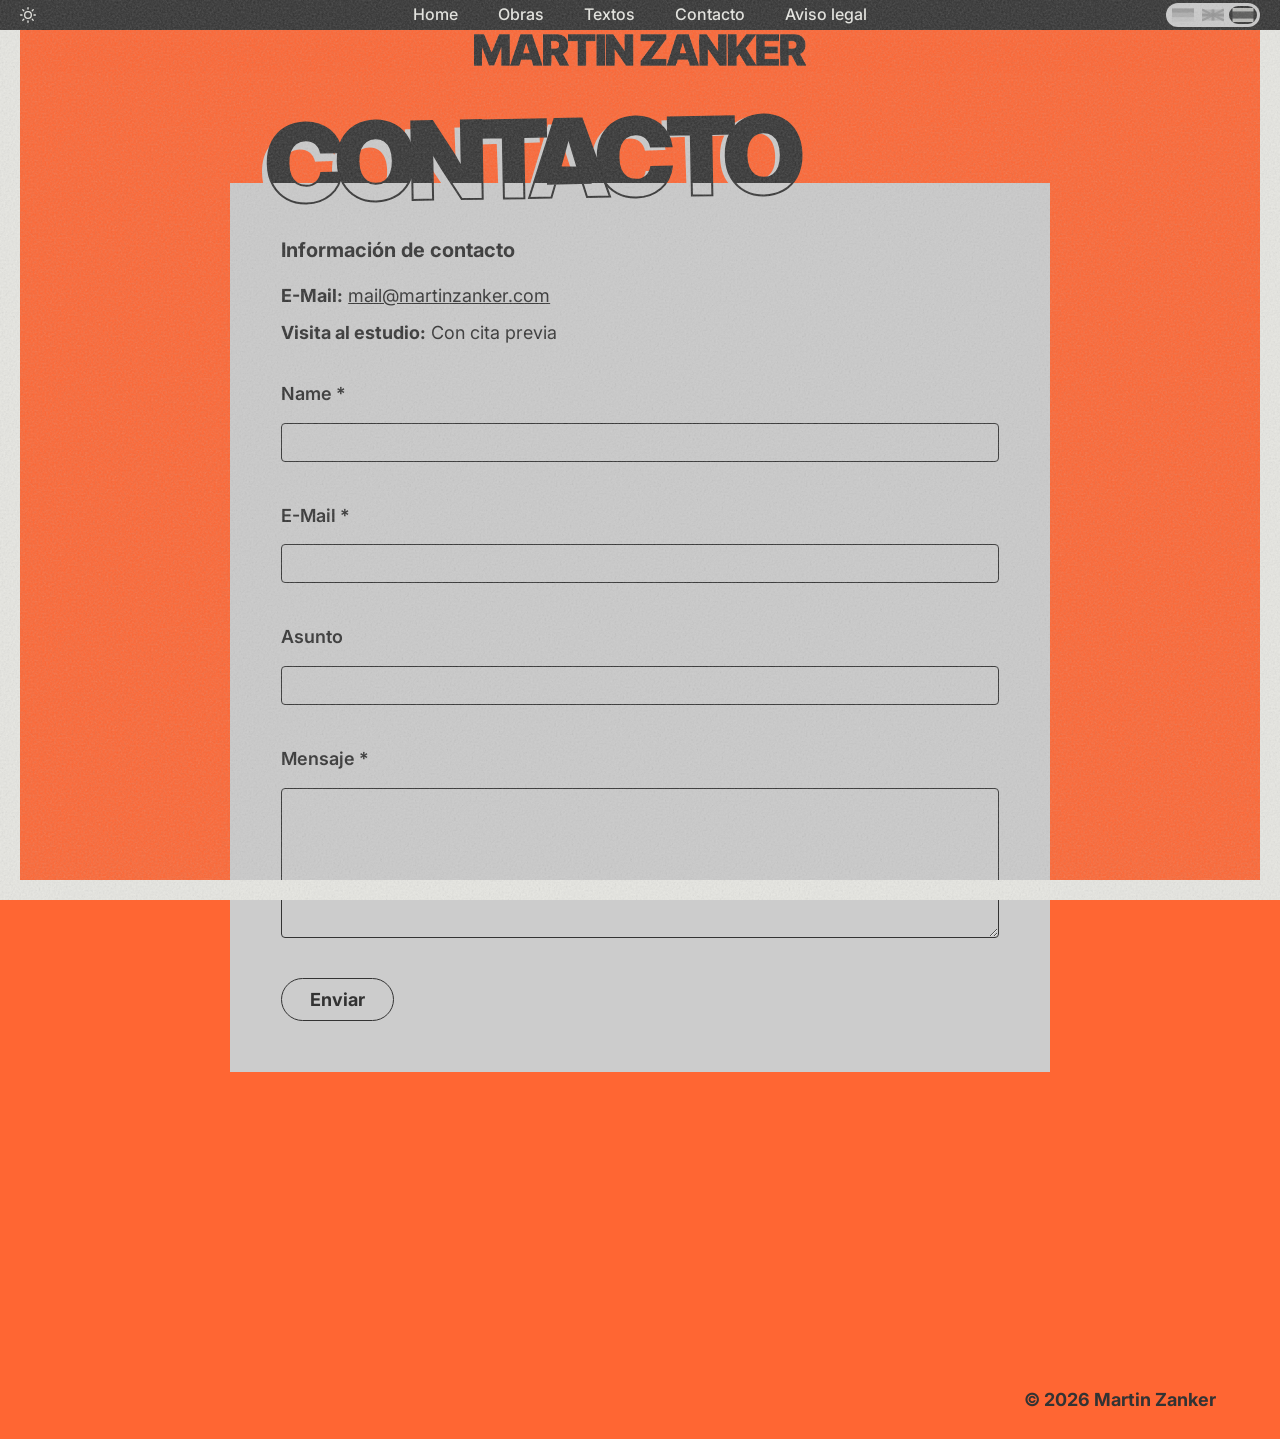
<file: Code/kontakt.html>
<!DOCTYPE html>
<html lang="de">
<head>
    <meta charset="UTF-8">
    <meta name="viewport" content="width=device-width, initial-scale=1.0, viewport-fit=cover">
    <!-- Rahmenfarbe für die iOS-Safari-Balken; per JS (setTheme) an den Dark-Mode-Toggle gekoppelt -->
    <meta name="theme-color" content="#ff6633">
    <title>Kontakt - Martin Zanker</title>
    <link rel="stylesheet" href="css/styles.css">

    <!-- Open Graph / Share-Vorschau -->
    <meta property="og:type" content="website">
    <meta property="og:site_name" content="Martin Zanker">
    <meta property="og:title" content="MARTIN ZANKER · KONTAKT">
    <meta property="og:url" content="https://martinzanker-website.martin-zanker.workers.dev/kontakt.html">
    <meta property="og:image" content="https://martinzanker-website.martin-zanker.workers.dev/img/Werke/Gesichten/Michael.jpg">
    <meta property="og:image:width" content="900">
    <meta property="og:image:height" content="1350">
    <meta name="twitter:card" content="summary_large_image">
    <meta name="twitter:title" content="MARTIN ZANKER · KONTAKT">
    <meta name="twitter:image" content="https://martinzanker-website.martin-zanker.workers.dev/img/Werke/Gesichten/Michael.jpg">
    <style>
        /* ---- KONTAKT Heading ---- */
        .kontakt-heading-section {
            display: flex;
            justify-content: center;
            align-items: flex-start;
            padding-top: 73px;
            padding-bottom: 0;
            min-height: 548px;
            overflow: visible;
            position: relative;
            z-index: 2;
        }

        .kontakt-outline-overlay {
            position: absolute;
            top: 0;
            left: 0;
            right: 0;
            display: flex;
            justify-content: center;
            align-items: flex-start;
            padding-top: 73px;
            overflow: visible;
            pointer-events: none;
            z-index: 5;
        }

        .kontakt-heading-container {
            position: relative;
            left: -110px;
            display: grid;
            place-items: center;
        }

        .kontakt-heading {
            font-family: 'Inter', sans-serif;
            font-size: var(--font-size-heading-large);
            font-weight: 850;
            letter-spacing: -0.08em;
            text-transform: uppercase;
            margin: 0;
            grid-column: 1;
            grid-row: 1;
            white-space: nowrap;
            position: relative;
            transform: rotate(-1deg);
        }

        .kontakt-heading-anchor {
            color: var(--color-gray);
            transform: rotate(-2deg) translate(-6px, 6px);
            z-index: 0;
        }

        .kontakt-heading-filled {
            color: var(--color-dark);
            z-index: 1;
            transition: opacity 0.3s ease;
        }

        .kontakt-heading-outline {
            color: transparent;
            -webkit-text-stroke: 2px var(--color-dark);
            text-stroke: 2px var(--color-dark);
            z-index: 4;
        }

        /* ---- Gray Content Box ---- */
        .kontakt-box-section {
            position: relative;
            display: flex;
            justify-content: center;
            padding: 0 var(--spacing-container) clamp(60px, 10vh, 120px);
            margin-top: -365px;
            z-index: 3;
        }

        .kontakt-content-box {
            background-color: var(--color-gray);
            padding: var(--spacing-box-padding);
            width: 100%;
            max-width: 820px;
            position: relative;
        }

        .kontakt-content-box h2 {
            font-family: 'Inter', sans-serif;
            font-size: var(--font-size-body-large);
            font-weight: 700;
            color: var(--color-dark);
            margin: 0 0 16px 0;
        }

        .kontakt-content-box p {
            font-family: 'Inter', sans-serif;
            font-size: var(--font-size-body);
            color: var(--color-dark);
            margin: 0 0 8px 0;
        }

        .kontakt-content-box a {
            color: var(--color-dark);
        }

        /* ---- Formular ---- */
        .kontakt-form {
            margin-top: 32px;
            display: flex;
            flex-direction: column;
            gap: 16px;
        }

        .kontakt-form .form-group {
            display: flex;
            flex-direction: column;
            gap: 6px;
        }

        .kontakt-form label {
            font-family: 'Inter', sans-serif;
            font-size: var(--font-size-body);
            font-weight: 600;
            color: var(--color-dark);
        }

        .kontakt-form input,
        .kontakt-form textarea {
            font-family: 'Inter', sans-serif;
            font-size: var(--font-size-body);
            color: var(--color-dark);
            background: transparent;
            border: 1.5px solid var(--color-dark);
            padding: 8px 12px;
            outline: none;
            resize: vertical;
        }

        .kontakt-form input:focus,
        .kontakt-form textarea:focus {
            border-color: #ff6633;
        }

        .kontakt-form .submit-button {
            align-self: flex-start;
            font-family: 'Inter', sans-serif;
            font-size: var(--font-size-body);
            font-weight: 700;
            color: var(--color-dark);
            background: transparent;
            border: 1.5px solid var(--color-dark);
            padding: 10px 28px;
            cursor: pointer;
            transition: background 0.2s, color 0.2s;
        }

        .kontakt-form .submit-button:hover {
            background: var(--color-dark);
            color: var(--color-gray);
        }

        body.dark-mode .kontakt-form input,
        body.dark-mode .kontakt-form textarea,
        body.dark-mode .kontakt-form label,
        body.dark-mode .kontakt-form .submit-button {
            color: #E9E9E4;
            border-color: #E9E9E4;
        }

        body.dark-mode .kontakt-form .submit-button:hover {
            background: #E9E9E4;
            color: #666666;
        }

        /* ---- Dark Mode ---- */
        body.dark-mode .kontakt-heading-filled {
            color: #ff6633;
        }

        body.dark-mode .kontakt-heading-outline {
            -webkit-text-stroke-color: #ff6633;
            text-stroke-color: #ff6633;
        }

        body.dark-mode .kontakt-heading-anchor {
            color: #1a1a1a;
        }

        body.dark-mode .kontakt-content-box {
            background-color: #1a1a1a;
        }

        @media (max-width: 639px) {
            .kontakt-heading-container {
                left: 0;
            }
            .kontakt-heading-section {
                min-height: 398px;
            }
            .kontakt-box-section {
                margin-top: -240px;
            }
        }
    </style>
</head>
<body class="sub-page">

    <!-- Background stripes -->
    <div class="background-stripe-top"></div>
    <div class="background-stripe-left"></div>
    <div class="background-stripe-right"></div>
    <div class="background-stripe-bottom"></div>

    <!-- Frame borders -->
    <div class="frame-border-left"></div>
    <div class="frame-border-right"></div>

    <!-- Header backdrop - solid orange behind blur -->
    <div class="header-backdrop"></div>

    <!-- Navigation -->
    <nav class="main-nav">
        <div class="nav-container">
            <label class="theme-switch">
                <input type="checkbox" class="theme-switch__checkbox">
                <div class="theme-switch__sun"></div>
                <div class="theme-switch__moon"></div>
            </label>
            <!-- Locale-Toggle (DE/EN) -->
            <div class="locale-switch" role="group" aria-label="Sprache / Language">
                <button class="locale-switch__btn active" data-locale="de" title="Deutsch" aria-label="Deutsch">
                    <svg xmlns="http://www.w3.org/2000/svg" viewBox="0 0 5 3">
                        <rect width="5" height="1" y="0" fill="currentColor" opacity="0.9"/>
                        <rect width="5" height="1" y="1" fill="currentColor" opacity="0.5"/>
                        <rect width="5" height="1" y="2" fill="currentColor" opacity="0.15"/>
                    </svg>
                </button>
                <button class="locale-switch__btn" data-locale="en" title="English" aria-label="English">
                    <svg xmlns="http://www.w3.org/2000/svg" viewBox="0 0 60 30">
                        <rect width="60" height="30" fill="currentColor" opacity="0.4"/>
                        <path d="M0,0 L60,30 M60,0 L0,30" stroke="currentColor" stroke-opacity="0.8" stroke-width="6"/>
                        <rect x="0" y="11" width="60" height="8" fill="currentColor" opacity="0.85"/>
                        <rect x="26" y="0" width="8" height="30" fill="currentColor" opacity="0.85"/>
                        <rect x="0" y="13" width="60" height="4" fill="currentColor" opacity="0.5"/>
                        <rect x="28" y="0" width="4" height="30" fill="currentColor" opacity="0.5"/>
                    </svg>
                </button>
                <button class="locale-switch__btn" data-locale="es" title="Español" aria-label="Español">
                    <svg xmlns="http://www.w3.org/2000/svg" viewBox="0 0 3 2">
                        <rect width="3" height="0.5" y="0" fill="currentColor" opacity="0.75"/>
                        <rect width="3" height="1" y="0.5" fill="currentColor" opacity="0.2"/>
                        <rect width="3" height="0.5" y="1.5" fill="currentColor" opacity="0.75"/>
                    </svg>
                </button>
            </div>

            <button class="nav-toggle" aria-label="Navigation öffnen" onclick="event.stopPropagation()">
                <span></span>
                <span></span>
                <span></span>
            </button>
            <ul class="nav-menu">
                <li><a href="index.html" class="nav-home" data-de="Home" data-en="Home" data-es="Home">Home</a></li>
                <li><a href="werke.html" data-de="Werke" data-en="Works" data-es="Obras">Werke</a></li>
                <li><a href="reden.html" data-de="Texte" data-en="Texts" data-es="Textos">Texte</a></li>
                <li><a href="kontakt.html" data-de="Kontakt" data-en="Contact" data-es="Contacto">Kontakt</a></li>
                <li><a href="impressum.html" data-de="Impressum" data-en="Imprint" data-es="Aviso legal">Impressum</a></li>
            </ul>
        </div>
    </nav>

    <!-- Header mit Logo -->
    <header class="fixed-header" onclick="window.location.href='index.html'" style="cursor: pointer;">
        <div class="header-content">
            <img data-src="img/05_Logo_Inter_anim.webp" alt="Martin Zanker Logo" class="logo-gif logo-gif-light">
            <img data-src="img/05_Logo_Inter_orange_Transparent_anim.webp" alt="Martin Zanker Logo" class="logo-gif logo-gif-dark">
            <span class="logo-text">MARTIN ZANKER</span>
        </div>
    </header>

    <!-- KONTAKT Heading -->
    <section class="kontakt-heading-section">
        <div class="kontakt-heading-container">
            <h2 class="kontakt-heading kontakt-heading-anchor" data-de="Kontakt" data-en="Contact" data-es="Contacto">Kontakt</h2>
            <h1 class="kontakt-heading kontakt-heading-filled" data-de="Kontakt" data-en="Contact" data-es="Contacto">Kontakt</h1>
        </div>
    </section>

    <!-- Contact Content Box -->
    <section class="kontakt-box-section">
        <div class="kontakt-content-box">

            <!-- Contact Information -->
            <div class="locale-de active">
                <h2>Kontaktinformationen</h2>
                <p><strong>E-Mail:</strong> <a href="mailto:mail@martinzanker.com">mail@martinzanker.com</a></p>
                <p><strong>Atelierbesuch:</strong> Nach Vereinbarung</p>
            </div>
            <div class="locale-en">
                <h2>Contact Information</h2>
                <p><strong>E-Mail:</strong> <a href="mailto:mail@martinzanker.com">mail@martinzanker.com</a></p>
                <p><strong>Studio Visit:</strong> By appointment</p>
            </div>
            <div class="locale-es">
                <h2>Información de contacto</h2>
                <p><strong>E-Mail:</strong> <a href="mailto:mail@martinzanker.com">mail@martinzanker.com</a></p>
                <p><strong>Visita al estudio:</strong> Con cita previa</p>
            </div>

            <!-- Kontaktformular -->
            <form id="contactForm" class="kontakt-form">
                <div class="form-group">
                    <label for="name">Name *</label>
                    <input type="text" id="name" name="name" required>
                </div>
                <div class="form-group">
                    <label for="email">E-Mail *</label>
                    <input type="email" id="email" name="email" required>
                </div>
                <div class="form-group">
                    <label for="subject" data-de="Betreff" data-en="Subject" data-es="Asunto">Betreff</label>
                    <input type="text" id="subject" name="subject">
                </div>
                <div class="form-group">
                    <label for="message" data-de="Nachricht *" data-en="Message *" data-es="Mensaje *">Nachricht *</label>
                    <textarea id="message" name="message" rows="5" required></textarea>
                </div>
                <button type="submit" class="submit-button" data-de="Absenden" data-en="Send" data-es="Enviar">Absenden</button>
            </form>

        </div>
    </section>

    <div class="kontakt-outline-overlay">
        <div class="kontakt-heading-container">
            <h2 class="kontakt-heading kontakt-heading-outline" data-de="Kontakt" data-en="Contact" data-es="Contacto">Kontakt</h2>
        </div>
    </div>

    <script src="js/script.js"></script>
    <script>
        (function() {
            const filled = document.querySelector('.kontakt-heading-filled');
            const anchor = document.querySelector('.kontakt-heading-anchor');
            const headingSection = document.querySelector('.kontakt-heading-section');
            const outlineOverlay = document.querySelector('.kontakt-outline-overlay');
            const PARALLAX = 0.45;
            function updateScroll() {
                const sy = window.scrollY;
                if (headingSection) headingSection.style.transform = `translateY(${-sy * PARALLAX}px)`;
                if (outlineOverlay) outlineOverlay.style.transform = `translateY(${-sy * PARALLAX}px)`;
                if (anchor) anchor.style.transform = `rotate(-2deg) translate(-6px, 6px) translateY(${sy * PARALLAX}px)`;
                if (filled) filled.classList.toggle('faded-out', sy > 60);
            }
            window.addEventListener('scroll', updateScroll, { passive: true });
        })();

        document.getElementById('contactForm').addEventListener('submit', function(e) {
            e.preventDefault();
            const locale = localStorage.getItem('locale') || 'de';
            const msg = locale === 'en'
                ? 'Thank you for your message!'
                : locale === 'es'
                ? '¡Gracias por su mensaje!'
                : 'Vielen Dank für Ihre Nachricht!';
            alert(msg);
            this.reset();
        });
    </script>

    <!-- Copyright -->
    <p style="text-align: right; padding: 14rem var(--spacing-container) 1.5rem; color: var(--color-dark); font-size: var(--font-size-body); font-weight: bold;">&copy; 2026 Martin Zanker</p>
</body>
</html>
</file>
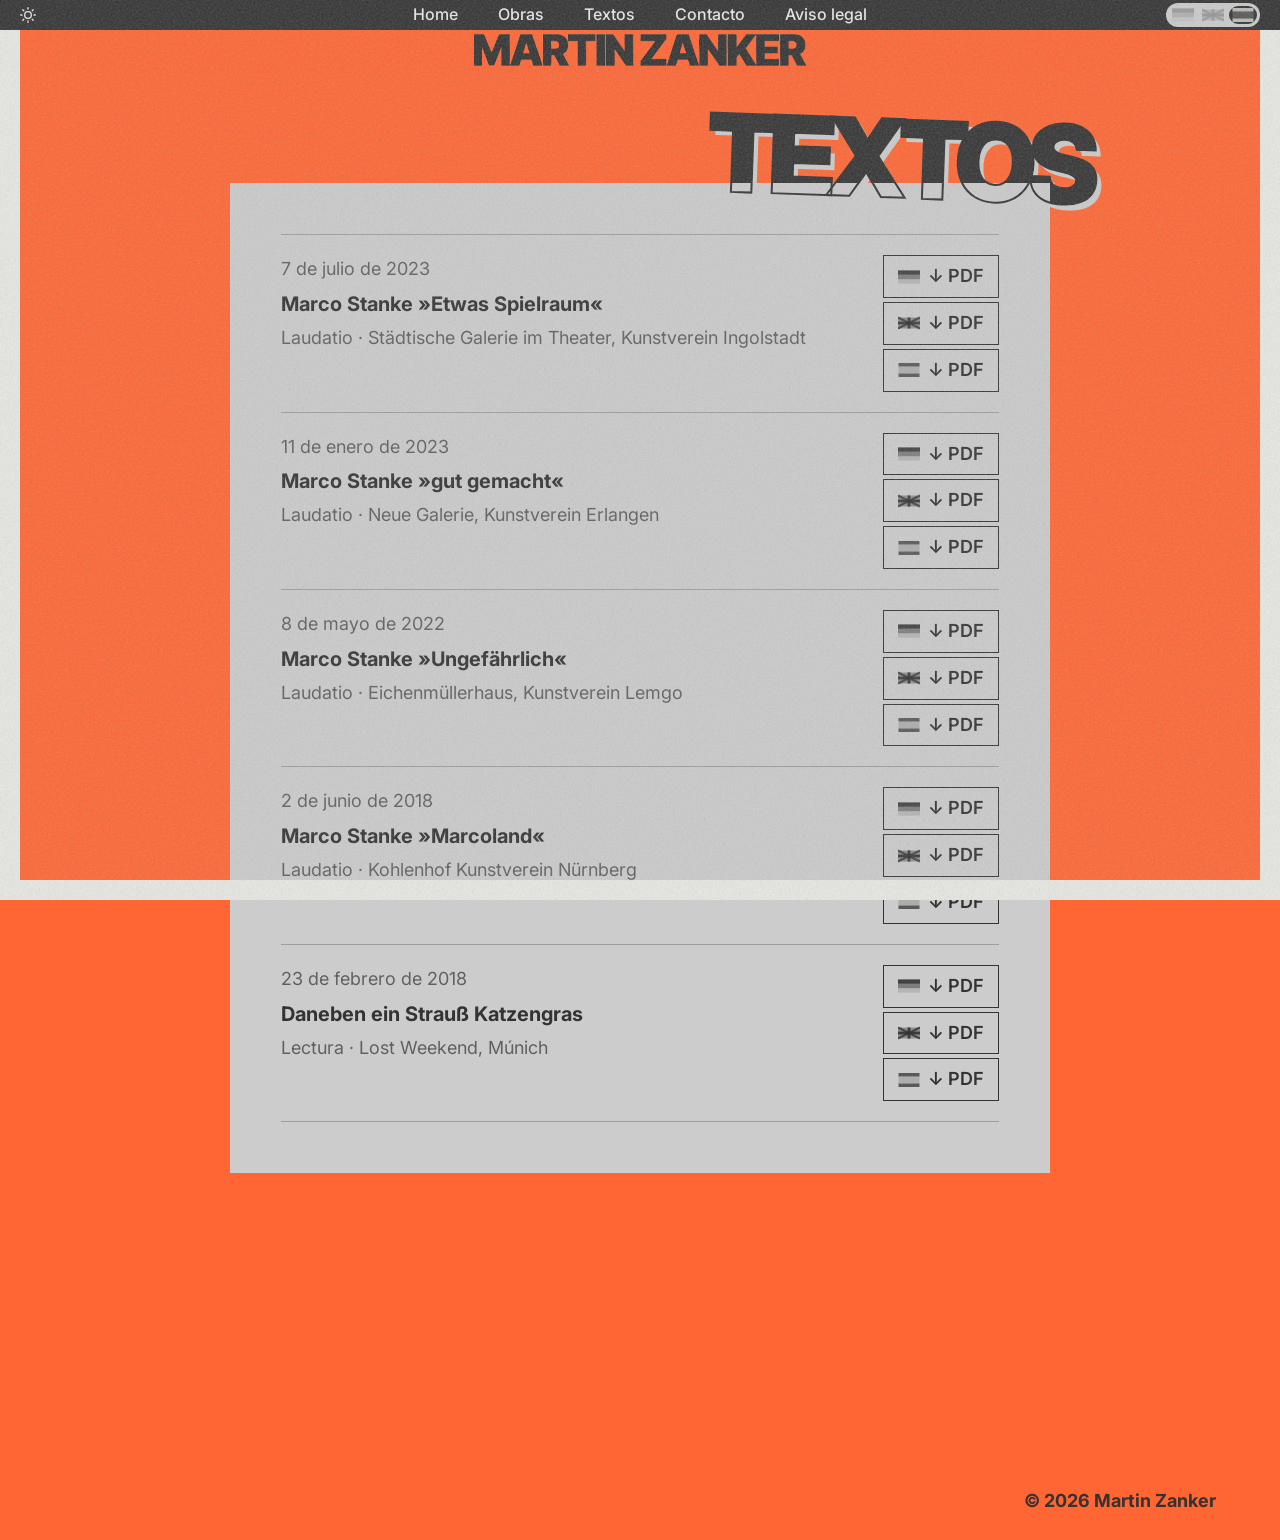
<file: Code/reden.html>
<!DOCTYPE html>
<html lang="de">
<head>
    <meta charset="UTF-8">
    <meta name="viewport" content="width=device-width, initial-scale=1.0, viewport-fit=cover">
    <!-- Rahmenfarbe für die iOS-Safari-Balken; per JS (setTheme) an den Dark-Mode-Toggle gekoppelt -->
    <meta name="theme-color" content="#ff6633">
    <title>Texte - Martin Zanker</title>
    <link rel="stylesheet" href="css/styles.css">

    <!-- Open Graph / Share-Vorschau -->
    <meta property="og:type" content="website">
    <meta property="og:site_name" content="Martin Zanker">
    <meta property="og:title" content="MARTIN ZANKER · TEXTE">
    <meta property="og:url" content="https://martinzanker-website.martin-zanker.workers.dev/reden.html">
    <meta property="og:image" content="https://martinzanker-website.martin-zanker.workers.dev/img/Werke/Gesichten/Michael.jpg">
    <meta property="og:image:width" content="900">
    <meta property="og:image:height" content="1350">
    <meta name="twitter:card" content="summary_large_image">
    <meta name="twitter:title" content="MARTIN ZANKER · TEXTE">
    <meta name="twitter:image" content="https://martinzanker-website.martin-zanker.workers.dev/img/Werke/Gesichten/Michael.jpg">
    <style>
        /* ---- Texte Heading ---- */
        .reden-heading-section {
            display: flex;
            justify-content: center;
            align-items: flex-start;
            padding-top: 73px;
            padding-bottom: 0;
            min-height: 548px;
            overflow: visible;
            position: relative;
            z-index: 2;
        }

        .reden-outline-overlay {
            position: absolute;
            top: 0;
            left: 0;
            right: 0;
            display: flex;
            justify-content: center;
            align-items: flex-start;
            padding-top: 73px;
            overflow: visible;
            pointer-events: none;
            z-index: 5;
        }

        .reden-heading-container {
            position: relative;
            left: 260px;
            display: grid;
            place-items: center;
        }

        .reden-heading {
            font-family: 'Inter', sans-serif;
            font-size: var(--font-size-heading-large);
            font-weight: 850;
            letter-spacing: -0.08em;
            text-transform: uppercase;
            margin: 0;
            grid-column: 1;
            grid-row: 1;
            white-space: nowrap;
            position: relative;
            transform: rotate(2deg);
        }

        .reden-heading-anchor {
            color: var(--color-gray);
            transform: rotate(2deg) translate(5px, 5px);
            z-index: 0;
        }

        .reden-heading-filled {
            color: #333333;
            z-index: 1;
            transition: opacity 0.3s ease;
        }

        .reden-heading-outline {
            color: transparent;
            -webkit-text-stroke: 2px #333333;
            text-stroke: 2px #333333;
            z-index: 4;
        }

        /* ---- Gray Content Box ---- */
        .reden-box-section {
            position: relative;
            display: flex;
            justify-content: center;
            padding: 0 var(--spacing-container) clamp(60px, 10vh, 120px);
            margin-top: -365px;
            z-index: 3;
        }

        .reden-content-box {
            background-color: var(--color-gray);
            padding: var(--spacing-box-padding);
            width: 100%;
            max-width: 820px;
            position: relative;
        }

        /* ---- Speech List ---- */
        .speeches-note {
            font-family: 'Inter', sans-serif;
            font-size: var(--font-size-body);
            color: #333333;
            font-style: italic;
            margin-bottom: 24px;
            opacity: 0.7;
        }

        .speech-list {
            display: flex;
            flex-direction: column;
            gap: 0;
        }

        .speech-item {
            display: flex;
            align-items: flex-start;
            justify-content: space-between;
            gap: 24px;
            padding: 20px 0;
            border-bottom: 1px solid rgba(51, 51, 51, 0.3);
        }

        .speech-item:first-child {
            border-top: 1px solid rgba(51, 51, 51, 0.3);
        }

        .speech-info {
            flex: 1;
        }

        .speech-date {
            font-family: 'Inter', sans-serif;
            font-size: var(--font-size-body);
            color: #333333;
            opacity: 0.7;
            margin-bottom: 4px;
        }

        .speech-title {
            font-family: 'Inter', sans-serif;
            font-size: var(--font-size-body-large);
            font-weight: 700;
            color: #333333;
            margin: 0 0 4px 0;
        }

        .speech-location {
            font-family: 'Inter', sans-serif;
            font-size: var(--font-size-body);
            color: #333333;
            opacity: 0.7;
            margin: 0;
        }

        .speech-download {
            flex-shrink: 0;
            display: flex;
            flex-direction: column;
            gap: 4px;
        }

        .speech-download a {
            display: flex;
            align-items: center;
            gap: 8px;
            color: #333333;
            text-decoration: none;
            font-family: 'Inter', sans-serif;
            font-size: var(--font-size-body);
            font-weight: 600;
            border: 1.5px solid #333333;
            padding: 6px 14px;
            transition: background-color 0.2s, color 0.2s;
            white-space: nowrap;
        }

        .speech-download a:hover {
            background-color: #333333;
            color: var(--color-gray);
        }

        .speech-download a svg {
            width: 22px;
            height: 14px;
            flex-shrink: 0;
        }

        body.dark-mode .speech-download a .flag-de {
            transform: scaleY(-1);
        }

        /* ---- Dark Mode ---- */
        body.dark-mode .reden-heading-filled {
            color: #ff6633;
        }

        body.dark-mode .reden-heading-outline {
            -webkit-text-stroke-color: #ff6633;
            text-stroke-color: #ff6633;
        }

        body.dark-mode .reden-heading-anchor {
            color: #1a1a1a;
        }

        body.dark-mode .reden-content-box {
            background-color: #1a1a1a;
        }

        body.dark-mode .speeches-note,
        body.dark-mode .speech-date,
        body.dark-mode .speech-title,
        body.dark-mode .speech-location {
            color: #E9E9E4;
        }

        body.dark-mode .speech-item {
            border-color: rgba(233, 233, 228, 0.3);
        }

        body.dark-mode .speech-download a {
            color: #E9E9E4;
            border-color: #E9E9E4;
        }

        body.dark-mode .speech-download a:hover {
            background-color: #E9E9E4;
            color: #666666;
        }

        @media (max-width: 639px) {
            .reden-heading-container {
                left: 0;
            }
            .reden-heading-section {
                min-height: 398px;
            }
            .reden-box-section {
                margin-top: -240px;
            }
        }
    </style>
</head>
<body class="sub-page">

    <!-- Background stripes -->
    <div class="background-stripe-top"></div>
    <div class="background-stripe-left"></div>
    <div class="background-stripe-right"></div>
    <div class="background-stripe-bottom"></div>

    <!-- Frame borders -->
    <div class="frame-border-left"></div>
    <div class="frame-border-right"></div>

    <!-- Header backdrop - solid orange behind blur -->
    <div class="header-backdrop"></div>

    <!-- Navigation -->
    <nav class="main-nav">
        <div class="nav-container">
            <label class="theme-switch">
                <input type="checkbox" class="theme-switch__checkbox">
                <div class="theme-switch__sun"></div>
                <div class="theme-switch__moon"></div>
            </label>
            <!-- Locale-Toggle (DE/EN) -->
            <div class="locale-switch" role="group" aria-label="Sprache / Language">
                <button class="locale-switch__btn active" data-locale="de" title="Deutsch" aria-label="Deutsch">
                    <svg xmlns="http://www.w3.org/2000/svg" viewBox="0 0 5 3">
                        <rect width="5" height="1" y="0" fill="currentColor" opacity="0.9"/>
                        <rect width="5" height="1" y="1" fill="currentColor" opacity="0.5"/>
                        <rect width="5" height="1" y="2" fill="currentColor" opacity="0.15"/>
                    </svg>
                </button>
                <button class="locale-switch__btn" data-locale="en" title="English" aria-label="English">
                    <svg xmlns="http://www.w3.org/2000/svg" viewBox="0 0 60 30">
                        <rect width="60" height="30" fill="currentColor" opacity="0.4"/>
                        <path d="M0,0 L60,30 M60,0 L0,30" stroke="currentColor" stroke-opacity="0.8" stroke-width="6"/>
                        <rect x="0" y="11" width="60" height="8" fill="currentColor" opacity="0.85"/>
                        <rect x="26" y="0" width="8" height="30" fill="currentColor" opacity="0.85"/>
                        <rect x="0" y="13" width="60" height="4" fill="currentColor" opacity="0.5"/>
                        <rect x="28" y="0" width="4" height="30" fill="currentColor" opacity="0.5"/>
                    </svg>
                </button>
                <button class="locale-switch__btn" data-locale="es" title="Español" aria-label="Español">
                    <svg xmlns="http://www.w3.org/2000/svg" viewBox="0 0 3 2">
                        <rect width="3" height="0.5" y="0" fill="currentColor" opacity="0.75"/>
                        <rect width="3" height="1" y="0.5" fill="currentColor" opacity="0.2"/>
                        <rect width="3" height="0.5" y="1.5" fill="currentColor" opacity="0.75"/>
                    </svg>
                </button>
            </div>

            <button class="nav-toggle" aria-label="Navigation öffnen" onclick="event.stopPropagation()">
                <span></span>
                <span></span>
                <span></span>
            </button>
            <ul class="nav-menu">
                <li><a href="index.html" class="nav-home" data-de="Home" data-en="Home" data-es="Home">Home</a></li>
                <li><a href="werke.html" data-de="Werke" data-en="Works" data-es="Obras">Werke</a></li>
                <li><a href="reden.html" class="active" data-de="Texte" data-en="Texts" data-es="Textos">Texte</a></li>
                <li><a href="kontakt.html" data-de="Kontakt" data-en="Contact" data-es="Contacto">Kontakt</a></li>
                <li><a href="impressum.html" data-de="Impressum" data-en="Imprint" data-es="Aviso legal">Impressum</a></li>
            </ul>
        </div>
    </nav>

    <!-- Header mit Logo -->
    <header class="fixed-header" onclick="window.location.href='index.html'" style="cursor: pointer;">
        <div class="header-content">
            <img data-src="img/05_Logo_Inter_anim.webp" alt="Martin Zanker Logo" class="logo-gif logo-gif-light">
            <img data-src="img/05_Logo_Inter_orange_Transparent_anim.webp" alt="Martin Zanker Logo" class="logo-gif logo-gif-dark">
            <span class="logo-text">MARTIN ZANKER</span>
        </div>
    </header>

    <!-- Texte Heading: centered, 2° ascending, 3 layers -->
    <section class="reden-heading-section">
        <div class="reden-heading-container">
            <h1 class="reden-heading reden-heading-anchor" data-de="Texte" data-en="Texts" data-es="Textos">Texte</h1>
            <h1 class="reden-heading reden-heading-filled" data-de="Texte" data-en="Texts" data-es="Textos">Texte</h1>
        </div>
    </section>

    <!-- Gray Content Box with Downloads -->
    <section class="reden-box-section">
        <div class="reden-content-box">
            <div class="speech-list">

                <div class="speech-item">
                    <div class="speech-info">
                        <div class="speech-date" data-de="07. Juli 2023" data-en="7 July 2023" data-es="7 de julio de 2023">07. Juli 2023</div>
                        <h2 class="speech-title">Marco Stanke »Etwas Spielraum«</h2>
                        <p class="speech-location" data-de="Laudatio · Städtische Galerie im Theater, Kunstverein Ingolstadt" data-en="Laudatio · Städtische Galerie im Theater, Kunstverein Ingolstadt" data-es="Laudatio · Städtische Galerie im Theater, Kunstverein Ingolstadt">Laudatio · Städtische Galerie im Theater, Kunstverein Ingolstadt</p>
                    </div>
                    <div class="speech-download">
                        <a href="pdf/stanke-etwas-spielraum-2023.pdf" download><svg class="flag-de" xmlns="http://www.w3.org/2000/svg" viewBox="0 0 5 3"><rect width="5" height="1" y="0" fill="currentColor" opacity="0.9"/><rect width="5" height="1" y="1" fill="currentColor" opacity="0.5"/><rect width="5" height="1" y="2" fill="currentColor" opacity="0.15"/></svg> ↓ PDF</a>
                        <a href="pdf/stanke-etwas-spielraum-2023-en.pdf" download><svg xmlns="http://www.w3.org/2000/svg" viewBox="0 0 60 30"><rect width="60" height="30" fill="currentColor" opacity="0.4"/><path d="M0,0 L60,30 M60,0 L0,30" stroke="currentColor" stroke-opacity="0.8" stroke-width="6"/><rect x="0" y="11" width="60" height="8" fill="currentColor" opacity="0.85"/><rect x="26" y="0" width="8" height="30" fill="currentColor" opacity="0.85"/><rect x="0" y="13" width="60" height="4" fill="currentColor" opacity="0.5"/><rect x="28" y="0" width="4" height="30" fill="currentColor" opacity="0.5"/></svg> ↓ PDF</a>
                        <a href="pdf/stanke-etwas-spielraum-2023-es.pdf" download><svg xmlns="http://www.w3.org/2000/svg" viewBox="0 0 3 2"><rect width="3" height="0.5" y="0" fill="currentColor" opacity="0.75"/><rect width="3" height="1" y="0.5" fill="currentColor" opacity="0.2"/><rect width="3" height="0.5" y="1.5" fill="currentColor" opacity="0.75"/></svg> ↓ PDF</a>
                    </div>
                </div>

                <div class="speech-item">
                    <div class="speech-info">
                        <div class="speech-date" data-de="11. Januar 2023" data-en="11 January 2023" data-es="11 de enero de 2023">11. Januar 2023</div>
                        <h2 class="speech-title">Marco Stanke »gut gemacht«</h2>
                        <p class="speech-location" data-de="Laudatio · Neue Galerie, Kunstverein Erlangen" data-en="Laudatio · Neue Galerie, Kunstverein Erlangen" data-es="Laudatio · Neue Galerie, Kunstverein Erlangen">Laudatio · Neue Galerie, Kunstverein Erlangen</p>
                    </div>
                    <div class="speech-download">
                        <a href="pdf/stanke-gut-gemacht-2023.pdf" download><svg class="flag-de" xmlns="http://www.w3.org/2000/svg" viewBox="0 0 5 3"><rect width="5" height="1" y="0" fill="currentColor" opacity="0.9"/><rect width="5" height="1" y="1" fill="currentColor" opacity="0.5"/><rect width="5" height="1" y="2" fill="currentColor" opacity="0.15"/></svg> ↓ PDF</a>
                        <a href="pdf/stanke-gut-gemacht-2023-en.pdf" download><svg xmlns="http://www.w3.org/2000/svg" viewBox="0 0 60 30"><rect width="60" height="30" fill="currentColor" opacity="0.4"/><path d="M0,0 L60,30 M60,0 L0,30" stroke="currentColor" stroke-opacity="0.8" stroke-width="6"/><rect x="0" y="11" width="60" height="8" fill="currentColor" opacity="0.85"/><rect x="26" y="0" width="8" height="30" fill="currentColor" opacity="0.85"/><rect x="0" y="13" width="60" height="4" fill="currentColor" opacity="0.5"/><rect x="28" y="0" width="4" height="30" fill="currentColor" opacity="0.5"/></svg> ↓ PDF</a>
                        <a href="pdf/stanke-gut-gemacht-2023-es.pdf" download><svg xmlns="http://www.w3.org/2000/svg" viewBox="0 0 3 2"><rect width="3" height="0.5" y="0" fill="currentColor" opacity="0.75"/><rect width="3" height="1" y="0.5" fill="currentColor" opacity="0.2"/><rect width="3" height="0.5" y="1.5" fill="currentColor" opacity="0.75"/></svg> ↓ PDF</a>
                    </div>
                </div>

                <div class="speech-item">
                    <div class="speech-info">
                        <div class="speech-date" data-de="08. Mai 2022" data-en="8 May 2022" data-es="8 de mayo de 2022">08. Mai 2022</div>
                        <h2 class="speech-title">Marco Stanke »Ungefährlich«</h2>
                        <p class="speech-location" data-de="Laudatio · Eichenmüllerhaus, Kunstverein Lemgo" data-en="Laudatio · Eichenmüllerhaus, Kunstverein Lemgo" data-es="Laudatio · Eichenmüllerhaus, Kunstverein Lemgo">Laudatio · Eichenmüllerhaus, Kunstverein Lemgo</p>
                    </div>
                    <div class="speech-download">
                        <a href="pdf/stanke-ungefaehrlich-2022.pdf" download><svg class="flag-de" xmlns="http://www.w3.org/2000/svg" viewBox="0 0 5 3"><rect width="5" height="1" y="0" fill="currentColor" opacity="0.9"/><rect width="5" height="1" y="1" fill="currentColor" opacity="0.5"/><rect width="5" height="1" y="2" fill="currentColor" opacity="0.15"/></svg> ↓ PDF</a>
                        <a href="pdf/stanke-ungefaehrlich-2022-en.pdf" download><svg xmlns="http://www.w3.org/2000/svg" viewBox="0 0 60 30"><rect width="60" height="30" fill="currentColor" opacity="0.4"/><path d="M0,0 L60,30 M60,0 L0,30" stroke="currentColor" stroke-opacity="0.8" stroke-width="6"/><rect x="0" y="11" width="60" height="8" fill="currentColor" opacity="0.85"/><rect x="26" y="0" width="8" height="30" fill="currentColor" opacity="0.85"/><rect x="0" y="13" width="60" height="4" fill="currentColor" opacity="0.5"/><rect x="28" y="0" width="4" height="30" fill="currentColor" opacity="0.5"/></svg> ↓ PDF</a>
                        <a href="pdf/stanke-ungefaehrlich-2022-es.pdf" download><svg xmlns="http://www.w3.org/2000/svg" viewBox="0 0 3 2"><rect width="3" height="0.5" y="0" fill="currentColor" opacity="0.75"/><rect width="3" height="1" y="0.5" fill="currentColor" opacity="0.2"/><rect width="3" height="0.5" y="1.5" fill="currentColor" opacity="0.75"/></svg> ↓ PDF</a>
                    </div>
                </div>

                <div class="speech-item">
                    <div class="speech-info">
                        <div class="speech-date" data-de="02. Juni 2018" data-en="2 June 2018" data-es="2 de junio de 2018">02. Juni 2018</div>
                        <h2 class="speech-title">Marco Stanke »Marcoland«</h2>
                        <p class="speech-location" data-de="Laudatio · Kohlenhof Kunstverein Nürnberg" data-en="Laudatio · Kohlenhof Kunstverein Nürnberg" data-es="Laudatio · Kohlenhof Kunstverein Nürnberg">Laudatio · Kohlenhof Kunstverein Nürnberg</p>
                    </div>
                    <div class="speech-download">
                        <a href="pdf/stanke-marcoland-2018.pdf" download><svg class="flag-de" xmlns="http://www.w3.org/2000/svg" viewBox="0 0 5 3"><rect width="5" height="1" y="0" fill="currentColor" opacity="0.9"/><rect width="5" height="1" y="1" fill="currentColor" opacity="0.5"/><rect width="5" height="1" y="2" fill="currentColor" opacity="0.15"/></svg> ↓ PDF</a>
                        <a href="pdf/stanke-marcoland-2018-en.pdf" download><svg xmlns="http://www.w3.org/2000/svg" viewBox="0 0 60 30"><rect width="60" height="30" fill="currentColor" opacity="0.4"/><path d="M0,0 L60,30 M60,0 L0,30" stroke="currentColor" stroke-opacity="0.8" stroke-width="6"/><rect x="0" y="11" width="60" height="8" fill="currentColor" opacity="0.85"/><rect x="26" y="0" width="8" height="30" fill="currentColor" opacity="0.85"/><rect x="0" y="13" width="60" height="4" fill="currentColor" opacity="0.5"/><rect x="28" y="0" width="4" height="30" fill="currentColor" opacity="0.5"/></svg> ↓ PDF</a>
                        <a href="pdf/stanke-marcoland-2018-es.pdf" download><svg xmlns="http://www.w3.org/2000/svg" viewBox="0 0 3 2"><rect width="3" height="0.5" y="0" fill="currentColor" opacity="0.75"/><rect width="3" height="1" y="0.5" fill="currentColor" opacity="0.2"/><rect width="3" height="0.5" y="1.5" fill="currentColor" opacity="0.75"/></svg> ↓ PDF</a>
                    </div>
                </div>

                <div class="speech-item">
                    <div class="speech-info">
                        <div class="speech-date" data-de="23. Februar 2018" data-en="23 February 2018" data-es="23 de febrero de 2018">23. Februar 2018</div>
                        <h2 class="speech-title" data-de="Daneben ein Strauß Katzengras" data-en="Daneben ein Strauß Katzengras" data-es="Daneben ein Strauß Katzengras">Daneben ein Strauß Katzengras</h2>
                        <p class="speech-location" data-de="Lesung · Lost Weekend, München" data-en="Reading · Lost Weekend, Munich" data-es="Lectura · Lost Weekend, Múnich">Lesung · Lost Weekend, München</p>
                    </div>
                    <div class="speech-download">
                        <a href="pdf/katzengras-2018.pdf" download><svg class="flag-de" xmlns="http://www.w3.org/2000/svg" viewBox="0 0 5 3"><rect width="5" height="1" y="0" fill="currentColor" opacity="0.9"/><rect width="5" height="1" y="1" fill="currentColor" opacity="0.5"/><rect width="5" height="1" y="2" fill="currentColor" opacity="0.15"/></svg> ↓ PDF</a>
                        <a href="pdf/katzengras-2018-en.pdf" download><svg xmlns="http://www.w3.org/2000/svg" viewBox="0 0 60 30"><rect width="60" height="30" fill="currentColor" opacity="0.4"/><path d="M0,0 L60,30 M60,0 L0,30" stroke="currentColor" stroke-opacity="0.8" stroke-width="6"/><rect x="0" y="11" width="60" height="8" fill="currentColor" opacity="0.85"/><rect x="26" y="0" width="8" height="30" fill="currentColor" opacity="0.85"/><rect x="0" y="13" width="60" height="4" fill="currentColor" opacity="0.5"/><rect x="28" y="0" width="4" height="30" fill="currentColor" opacity="0.5"/></svg> ↓ PDF</a>
                        <a href="pdf/katzengras-2018-es.pdf" download><svg xmlns="http://www.w3.org/2000/svg" viewBox="0 0 3 2"><rect width="3" height="0.5" y="0" fill="currentColor" opacity="0.75"/><rect width="3" height="1" y="0.5" fill="currentColor" opacity="0.2"/><rect width="3" height="0.5" y="1.5" fill="currentColor" opacity="0.75"/></svg> ↓ PDF</a>
                    </div>
                </div>

            </div>
        </div>
    </section>

    <div class="reden-outline-overlay">
        <div class="reden-heading-container">
            <h1 class="reden-heading reden-heading-outline" data-de="Texte" data-en="Texts" data-es="Textos">Texte</h1>
        </div>
    </div>

    <script src="js/script.js"></script>
    <script>
        (function() {
            const filled = document.querySelector('.reden-heading-filled');
            const anchor = document.querySelector('.reden-heading-anchor');
            const headingSection = document.querySelector('.reden-heading-section');
            const outlineOverlay = document.querySelector('.reden-outline-overlay');
            const PARALLAX = 0.45;
            function updateScroll() {
                const sy = window.scrollY;
                if (headingSection) headingSection.style.transform = `translateY(${-sy * PARALLAX}px)`;
                if (outlineOverlay) outlineOverlay.style.transform = `translateY(${-sy * PARALLAX}px)`;
                if (anchor) anchor.style.transform = `rotate(2deg) translate(5px, 5px) translateY(${sy * PARALLAX}px)`;
                if (filled) filled.classList.toggle('faded-out', sy > 60);
            }
            window.addEventListener('scroll', updateScroll, { passive: true });
        })();
    </script>

    <!-- Copyright -->
    <p style="text-align: right; padding: 14rem var(--spacing-container) 1.5rem; color: var(--color-dark); font-size: var(--font-size-body); font-weight: bold;">&copy; 2026 Martin Zanker</p>
</body>
</html>
</file>
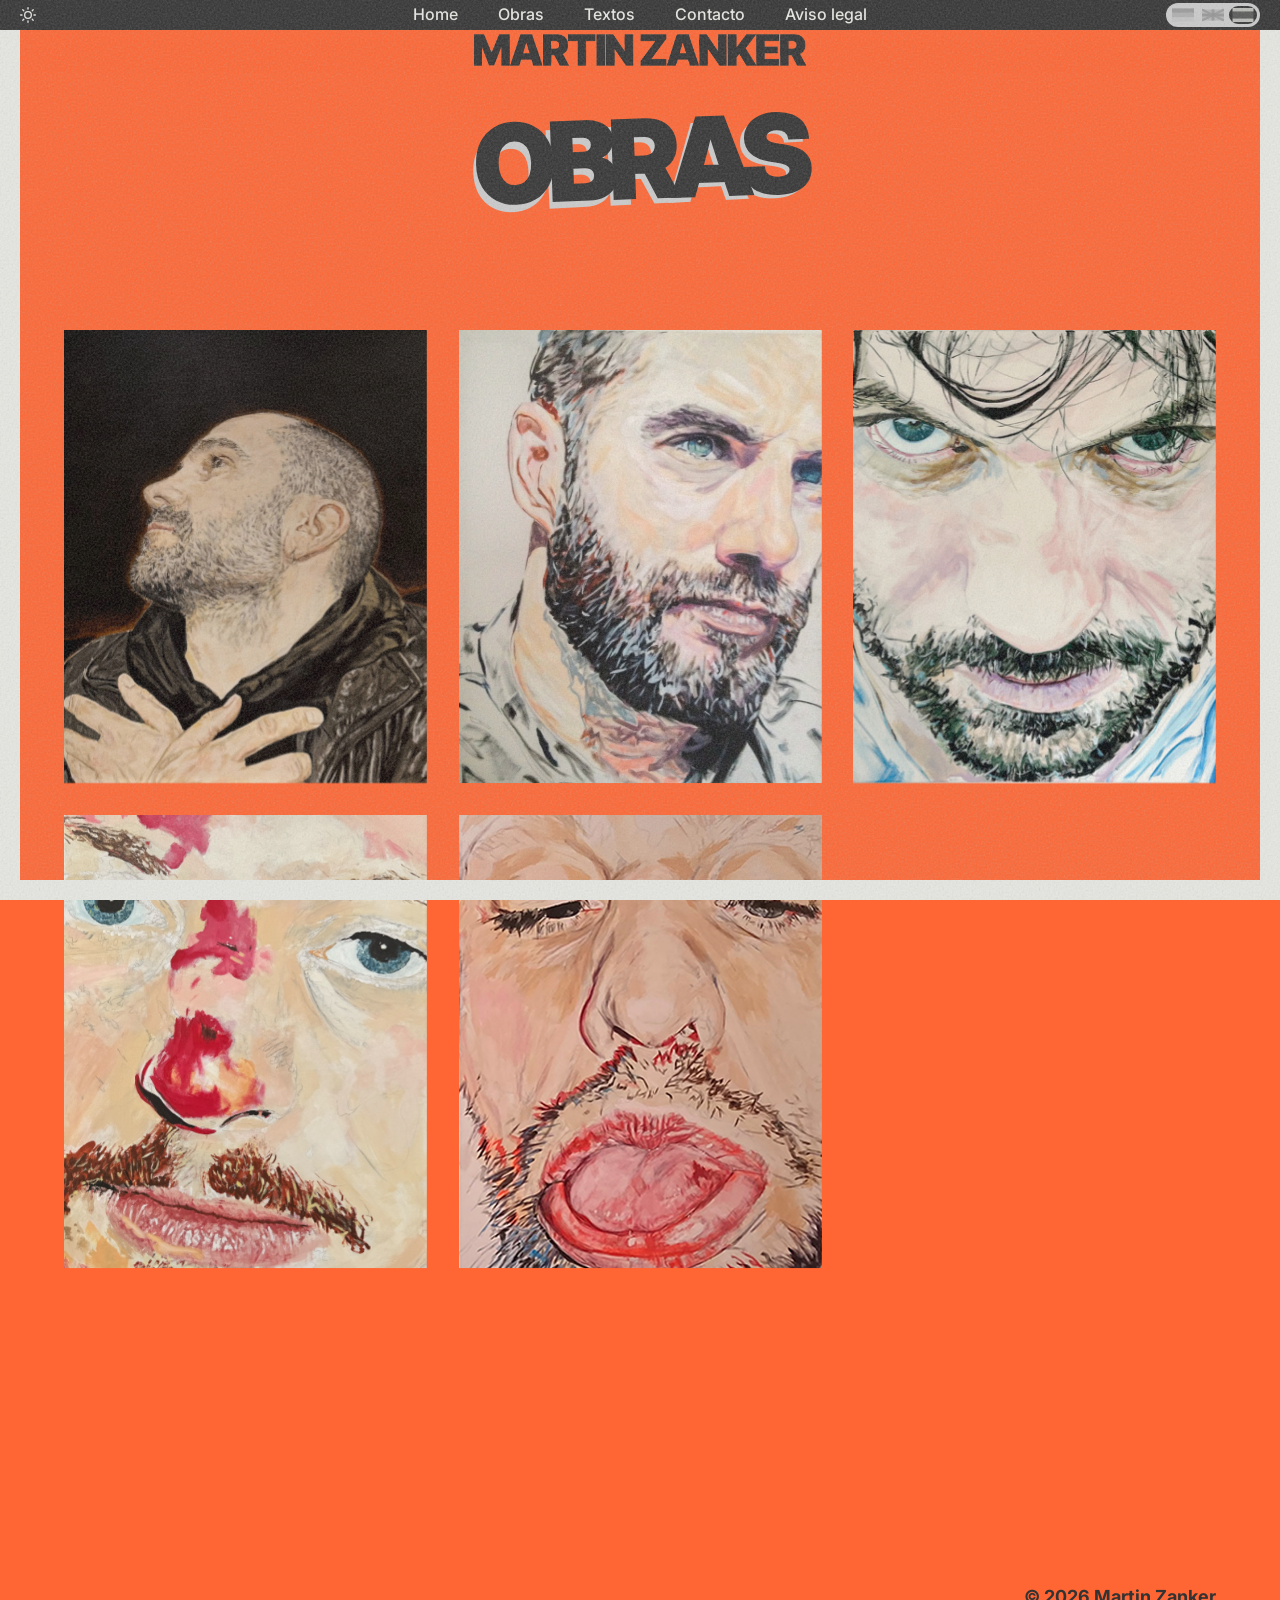
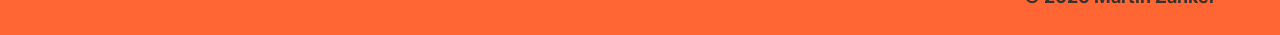
<file: Code/werke.html>
<!DOCTYPE html>
<html lang="de">
<head>
    <meta charset="UTF-8">
    <meta name="viewport" content="width=device-width, initial-scale=1.0, viewport-fit=cover">
    <!-- Rahmenfarbe für die iOS-Safari-Balken; per JS (setTheme) an den Dark-Mode-Toggle gekoppelt -->
    <meta name="theme-color" content="#ff6633">
    <title>Werke - Martin Zanker</title>
    <link rel="stylesheet" href="css/styles.css">

    <!-- Open Graph / Share-Vorschau -->
    <meta property="og:type" content="website">
    <meta property="og:site_name" content="Martin Zanker">
    <meta property="og:title" content="MARTIN ZANKER · WERKE">
    <meta property="og:url" content="https://martinzanker-website.martin-zanker.workers.dev/werke.html">
    <meta property="og:image" content="https://martinzanker-website.martin-zanker.workers.dev/img/Werke/Gesichten/Michael.jpg">
    <meta property="og:image:width" content="900">
    <meta property="og:image:height" content="1350">
    <meta name="twitter:card" content="summary_large_image">
    <meta name="twitter:title" content="MARTIN ZANKER · WERKE">
    <meta name="twitter:image" content="https://martinzanker-website.martin-zanker.workers.dev/img/Werke/Gesichten/Michael.jpg">
    <style>
        /* ---- Werke Heading (gestapelt, wie die anderen Subseiten) ---- */
        .werke-heading-section {
            display: flex;
            justify-content: center;
            align-items: flex-start;
            padding-top: 73px;
            padding-bottom: 0;
            min-height: 320px;
            overflow: visible;
            position: relative;
            z-index: 2;
        }

        .werke-outline-overlay {
            position: absolute;
            top: 0;
            left: 0;
            right: 0;
            display: flex;
            justify-content: center;
            align-items: flex-start;
            padding-top: 73px;
            overflow: visible;
            pointer-events: none;
            z-index: 5;
        }

        .werke-heading-container {
            position: relative;
            left: 0;
            display: grid;
            place-items: center;
        }

        .werke-heading {
            font-family: 'Inter', sans-serif;
            font-size: var(--font-size-heading-large);
            font-weight: 850;
            letter-spacing: -0.08em;
            text-transform: uppercase;
            margin: 0;
            grid-column: 1;
            grid-row: 1;
            white-space: nowrap;
            position: relative;
            transform: rotate(-2deg);
        }

        .werke-heading-anchor {
            color: var(--color-gray);
            transform: rotate(-3deg) translate(-5px, 6px);
            z-index: 0;
        }

        .werke-heading-filled {
            color: #333333;
            z-index: 1;
            transition: opacity 0.3s ease;
        }

        .werke-heading-outline {
            color: transparent;
            -webkit-text-stroke: 2px #333333;
            text-stroke: 2px #333333;
            z-index: 4;
        }

        /* ---- Galerie ---- */
        .werke-gallery-section {
            position: relative;
            z-index: 1;
            padding: 0 var(--spacing-container) clamp(60px, 10vh, 120px);
            margin-top: 10px;
        }

        .werke-grid {
            display: grid;
            grid-template-columns: 1fr;               /* Mobile: untereinander */
            gap: clamp(16px, 2.5vw, 32px);
            max-width: 1400px;
            margin: 0 auto;
        }

        /* Spaltenzahl je nach Breite: 2 / 3 / 4 */
        @media (min-width: 641px)  { .werke-grid { grid-template-columns: repeat(2, 1fr); } }
        @media (min-width: 960px)  { .werke-grid { grid-template-columns: repeat(3, 1fr); } }
        @media (min-width: 1300px) { .werke-grid { grid-template-columns: repeat(4, 1fr); } }

        /* Bild füllt seine Zelle, einheitliches Hochformat */
        .werke-grid .image-with-info {
            display: block;
            width: 100%;
        }
        .werke-grid .unterpunkt-heading-image {
            width: 100%;
            height: auto;
            aspect-ratio: 4 / 5;
            object-fit: cover;
        }

        /* Treppentext darf links/oben über die Zelle hinausragen (wie auf der Landingpage) */
        .werke-grid .image-info {
            overflow: visible;
        }
        .werke-grid .words-stair {
            margin-left: -32px;
            margin-bottom: 24px;
        }
        body.dark-mode .werke-grid .words-stair__line p {
            color: #E9E9E4;
        }

        /* ---- Dark Mode Heading ---- */
        body.dark-mode .werke-heading-filled {
            color: #ff6633;
        }
        body.dark-mode .werke-heading-outline {
            -webkit-text-stroke-color: #ff6633;
            text-stroke-color: #ff6633;
        }
        body.dark-mode .werke-heading-anchor {
            color: #1a1a1a;
        }

        /* ---- Mobile-Breite (echtes Mobile + schmales Desktop-Fenster) ---- */
        @media (max-width: 639px) {
            .werke-heading-container {
                left: 0;
            }
            .werke-heading-section {
                min-height: 240px;
            }
        }
    </style>
</head>
<body class="sub-page">

    <!-- Background stripes -->
    <div class="background-stripe-top"></div>
    <div class="background-stripe-left"></div>
    <div class="background-stripe-right"></div>
    <div class="background-stripe-bottom"></div>

    <!-- Frame borders -->
    <div class="frame-border-left"></div>
    <div class="frame-border-right"></div>

    <!-- Header backdrop - solid orange behind blur -->
    <div class="header-backdrop"></div>

    <!-- Navigation -->
    <nav class="main-nav">
        <div class="nav-container">
            <label class="theme-switch">
                <input type="checkbox" class="theme-switch__checkbox">
                <div class="theme-switch__sun"></div>
                <div class="theme-switch__moon"></div>
            </label>
            <!-- Locale-Toggle (DE/EN) -->
            <div class="locale-switch" role="group" aria-label="Sprache / Language">
                <button class="locale-switch__btn active" data-locale="de" title="Deutsch" aria-label="Deutsch">
                    <svg xmlns="http://www.w3.org/2000/svg" viewBox="0 0 5 3">
                        <rect width="5" height="1" y="0" fill="currentColor" opacity="0.9"/>
                        <rect width="5" height="1" y="1" fill="currentColor" opacity="0.5"/>
                        <rect width="5" height="1" y="2" fill="currentColor" opacity="0.15"/>
                    </svg>
                </button>
                <button class="locale-switch__btn" data-locale="en" title="English" aria-label="English">
                    <svg xmlns="http://www.w3.org/2000/svg" viewBox="0 0 60 30">
                        <rect width="60" height="30" fill="currentColor" opacity="0.4"/>
                        <path d="M0,0 L60,30 M60,0 L0,30" stroke="currentColor" stroke-opacity="0.8" stroke-width="6"/>
                        <rect x="0" y="11" width="60" height="8" fill="currentColor" opacity="0.85"/>
                        <rect x="26" y="0" width="8" height="30" fill="currentColor" opacity="0.85"/>
                        <rect x="0" y="13" width="60" height="4" fill="currentColor" opacity="0.5"/>
                        <rect x="28" y="0" width="4" height="30" fill="currentColor" opacity="0.5"/>
                    </svg>
                </button>
                <button class="locale-switch__btn" data-locale="es" title="Español" aria-label="Español">
                    <svg xmlns="http://www.w3.org/2000/svg" viewBox="0 0 3 2">
                        <rect width="3" height="0.5" y="0" fill="currentColor" opacity="0.75"/>
                        <rect width="3" height="1" y="0.5" fill="currentColor" opacity="0.2"/>
                        <rect width="3" height="0.5" y="1.5" fill="currentColor" opacity="0.75"/>
                    </svg>
                </button>
            </div>

            <button class="nav-toggle" aria-label="Navigation öffnen" onclick="event.stopPropagation()">
                <span></span>
                <span></span>
                <span></span>
            </button>
            <ul class="nav-menu">
                <li><a href="index.html" class="nav-home" data-de="Home" data-en="Home" data-es="Home">Home</a></li>
                <li><a href="werke.html" data-de="Werke" data-en="Works" data-es="Obras">Werke</a></li>
                <li><a href="reden.html" data-de="Texte" data-en="Texts" data-es="Textos">Texte</a></li>
                <li><a href="kontakt.html" data-de="Kontakt" data-en="Contact" data-es="Contacto">Kontakt</a></li>
                <li><a href="impressum.html" data-de="Impressum" data-en="Imprint" data-es="Aviso legal">Impressum</a></li>
            </ul>
        </div>
    </nav>

    <!-- Header mit Logo -->
    <header class="fixed-header" onclick="window.location.href='index.html'" style="cursor: pointer;">
        <div class="header-content">
            <img data-src="img/05_Logo_Inter_anim.webp" alt="Martin Zanker Logo" class="logo-gif logo-gif-light">
            <img data-src="img/05_Logo_Inter_orange_Transparent_anim.webp" alt="Martin Zanker Logo" class="logo-gif logo-gif-dark">
            <span class="logo-text">MARTIN ZANKER</span>
        </div>
    </header>

    <!-- Werke Heading: gestapelt, 3 Ebenen -->
    <section class="werke-heading-section">
        <div class="werke-heading-container">
            <h1 class="werke-heading werke-heading-anchor" data-de="Werke" data-en="Works" data-es="Obras">Werke</h1>
            <h1 class="werke-heading werke-heading-filled" data-de="Werke" data-en="Works" data-es="Obras">Werke</h1>
        </div>
    </section>

    <!-- Galerie: responsives Raster mit Hover-/Treppentext wie auf der Landingpage -->
    <section class="werke-gallery-section">
        <div class="werke-grid">

            <div class="image-with-info">
                <div class="image-clip"><img src="img/Werke/Mythus/Alex.jpeg" alt="Alex" class="unterpunkt-heading-image"></div>
                <div class="image-info">
                    <ul class="words-stair">
                        <li class="words-stair__line"><p></p><p>Alex</p></li>
                        <li class="words-stair__line"><p></p><p>(2025)</p></li>
                        <li class="words-stair__line"><p></p><p data-de="Acryl, Bleistift" data-en="Acrylic, pencil" data-es="Acrílico, lápiz">Acryl, Bleistift</p></li>
                        <li class="words-stair__line"><p></p><p data-de="und Farbstift" data-en="and coloured pencil" data-es="y lápiz de color">und Farbstift</p></li>
                        <li class="words-stair__line"><p></p><p data-de="auf Leinwand," data-en="on canvas," data-es="sobre lienzo,">auf Leinwand,</p></li>
                        <li class="words-stair__line"><p></p><p>100 × 100 cm</p></li>
                    </ul>
                </div>
            </div>

            <div class="image-with-info">
                <div class="image-clip"><img src="img/Werke/Rivus/Ben.jpg" alt="Ben" class="unterpunkt-heading-image"></div>
                <div class="image-info">
                    <ul class="words-stair">
                        <li class="words-stair__line"><p></p><p>Ben</p></li>
                        <li class="words-stair__line"><p></p><p>(2015)</p></li>
                        <li class="words-stair__line"><p></p><p data-de="Acryl, Bleistift" data-en="Acrylic, pencil" data-es="Acrílico, lápiz">Acryl, Bleistift</p></li>
                        <li class="words-stair__line"><p></p><p data-de="und Farbstift" data-en="and coloured pencil" data-es="y lápiz de color">und Farbstift</p></li>
                        <li class="words-stair__line"><p></p><p data-de="auf Leinwand," data-en="on canvas," data-es="sobre lienzo,">auf Leinwand,</p></li>
                        <li class="words-stair__line"><p></p><p>100 × 120 cm</p></li>
                    </ul>
                </div>
            </div>

            <div class="image-with-info">
                <div class="image-clip"><img src="img/Werke/Mythus/Daniel.jpg" alt="Daniel" class="unterpunkt-heading-image"></div>
                <div class="image-info">
                    <ul class="words-stair">
                        <li class="words-stair__line"><p></p><p>Daniel</p></li>
                        <li class="words-stair__line"><p></p><p data-de="(als Patroklos)" data-en="(as Patroclus)" data-es="(como Patroclo)">(als Patroklos)</p></li>
                        <li class="words-stair__line"><p></p><p>(2015)</p></li>
                        <li class="words-stair__line"><p></p><p data-de="Acryl und" data-en="Acrylic and" data-es="Acrílico y">Acryl und</p></li>
                        <li class="words-stair__line"><p></p><p data-de="Bleistift" data-en="pencil" data-es="lápiz">Bleistift</p></li>
                        <li class="words-stair__line"><p></p><p data-de="auf Leinwand," data-en="on canvas," data-es="sobre lienzo,">auf Leinwand,</p></li>
                        <li class="words-stair__line"><p></p><p>100 × 100 cm</p></li>
                    </ul>
                </div>
            </div>

            <div class="image-with-info">
                <div class="image-clip"><img src="img/Werke/Gesichten/Michael.jpg" alt="Michael" class="unterpunkt-heading-image"></div>
                <div class="image-info">
                    <ul class="words-stair">
                        <li class="words-stair__line"><p></p><p data-de="Michael (am Kreuz)" data-en="Michael (at the Cross)" data-es="Michael (en la Cruz)">Michael (am Kreuz)</p></li>
                        <li class="words-stair__line"><p></p><p>(2015)</p></li>
                        <li class="words-stair__line"><p></p><p data-de="Acryl und" data-en="Acrylic and" data-es="Acrílico y">Acryl und</p></li>
                        <li class="words-stair__line"><p></p><p data-de="Bleistift" data-en="pencil" data-es="lápiz">Bleistift</p></li>
                        <li class="words-stair__line"><p></p><p data-de="auf Leinwand," data-en="on canvas," data-es="sobre lienzo,">auf Leinwand,</p></li>
                        <li class="words-stair__line"><p></p><p>80 × 120 cm</p></li>
                    </ul>
                </div>
            </div>

            <div class="image-with-info">
                <div class="image-clip"><img src="img/Werke/Gesichten/Marcus.jpg" alt="Marcus" class="unterpunkt-heading-image"></div>
                <div class="image-info">
                    <ul class="words-stair">
                        <li class="words-stair__line"><p></p><p>Marcus</p></li>
                        <li class="words-stair__line"><p></p><p>(2017)</p></li>
                        <li class="words-stair__line"><p></p><p data-de="Acryl, Blei-" data-en="Acrylic, graphite" data-es="Acrílico, grafito">Acryl, Blei-</p></li>
                        <li class="words-stair__line"><p></p><p data-de="und Holzstift" data-en="and wood pencil" data-es="y lápiz de madera">und Holzstift</p></li>
                        <li class="words-stair__line"><p></p><p data-de="auf Leinwand," data-en="on canvas," data-es="sobre lienzo,">auf Leinwand,</p></li>
                        <li class="words-stair__line"><p></p><p>100 × 140 cm</p></li>
                    </ul>
                </div>
            </div>

        </div>
    </section>

    <!-- Outline-Ebene der Überschrift (liegt über der Galerie) -->
    <div class="werke-outline-overlay">
        <div class="werke-heading-container">
            <h1 class="werke-heading werke-heading-outline" data-de="Werke" data-en="Works" data-es="Obras">Werke</h1>
        </div>
    </div>

    <!-- Ghost-Element für Tap-Treppentext auf Mobile (wie Landingpage) -->
    <div id="stair-ghost"></div>

    <script src="js/script.js"></script>
    <script>
        (function() {
            const filled = document.querySelector('.werke-heading-filled');
            const anchor = document.querySelector('.werke-heading-anchor');
            const headingSection = document.querySelector('.werke-heading-section');
            const outlineOverlay = document.querySelector('.werke-outline-overlay');
            const PARALLAX = 0.45;
            function updateScroll() {
                const sy = window.scrollY;
                if (headingSection) headingSection.style.transform = `translateY(${-sy * PARALLAX}px)`;
                if (outlineOverlay) outlineOverlay.style.transform = `translateY(${-sy * PARALLAX}px)`;
                if (anchor) anchor.style.transform = `rotate(-3deg) translate(-5px, 6px) translateY(${sy * PARALLAX}px)`;
                if (filled) filled.classList.toggle('faded-out', sy > 60);
            }
            window.addEventListener('scroll', updateScroll, { passive: true });
        })();
    </script>

    <!-- Copyright -->
    <p style="text-align: right; padding: 14rem var(--spacing-container) 1.5rem; color: var(--color-dark); font-size: var(--font-size-body); font-weight: bold;">&copy; 2026 Martin Zanker</p>
</body>
</html>
</file>
<file: Code-Vollversion/css/styles.css>
/* =============== FONTS =============== */

@font-face {
    font-family: 'ZIGZAG';
    src: url('../fonts/ZIGZAG-NotRounded.woff2') format('woff2');
    font-weight: normal;
    font-style: normal;
}

@font-face {
    font-family: 'Andron';
    src: url('../fonts/Andron Freefont LAT Reg.woff2') format('woff2');
    font-weight: normal;
    font-style: normal;
}

/* =============== RESET / BASIS =============== */

* {
    margin: 0;
    padding: 0;
    box-sizing: border-box;
}

html {
    scroll-behavior: smooth;
}

html, body {
    overflow-x: hidden;
    background-color: #FFFFFF;
    color: #333366;
}

body {
    font-family: 'Helvetica Neue', Helvetica, Arial, sans-serif;
    font-size: 16px;
    line-height: 1.6;
}

/* =============== NAVIGATION =============== */

.main-nav {
    position: fixed;
    top: 0;
    left: 0;
    width: 100%;
    background-color: #333366;
    z-index: 1000;
    box-shadow: 0 2px 10px rgba(0,0,0,0.1);
}

.nav-container {
    max-width: 1400px;
    margin: 0 auto;
    padding: 0 5%;
    display: flex;
    justify-content: space-between;
    align-items: center;
    height: 60px;
}

.nav-logo {
    color: white;
    text-decoration: none;
    font-weight: bold;
    font-size: 1.2rem;
    transition: opacity 0.3s;
}

.nav-logo:hover {
    opacity: 0.8;
}

.nav-menu {
    display: flex;
    list-style: none;
    gap: 2.5rem;
}

.nav-menu li a {
    color: white;
    text-decoration: none;
    font-weight: 500;
    transition: opacity 0.3s;
    position: relative;
}

.nav-menu li a:hover {
    opacity: 0.8;
}

.nav-menu li a::after {
    content: '';
    position: absolute;
    bottom: -5px;
    left: 0;
    width: 0;
    height: 2px;
    background-color: white;
    transition: width 0.3s;
}

.nav-menu li a:hover::after {
    width: 100%;
}

/* Mobile Navigation Toggle */
.nav-toggle {
    display: none;
    flex-direction: column;
    background: none;
    border: none;
    cursor: pointer;
    padding: 0;
}

.nav-toggle span {
    width: 25px;
    height: 3px;
    background-color: white;
    margin: 3px 0;
    transition: 0.3s;
}

/* =============== HEADER =============== */

header {
    position: sticky;
    top: 60px;
    display: flex;
    justify-content: center;
    align-items: center;
    width: 100%;
    height: 15vh;
    min-height: 80px;
    max-height: 150px;
    background-color: #ffffff;
    border-top: 1px solid #333366;
    border-bottom: 1px solid #333366;
    z-index: 100;
    transition: height 0.3s ease;
}

header img.logo {
    position: absolute;
    top: 50%;
    left: 50%;
    transform: translate(-50%, -50%);
    width: 80%;
    max-width: 800px;
    height: auto;
    will-change: transform;
    transition: transform 0.1s ease-out;
}

/* =============== SECTIONS =============== */

section {
    position: relative;
    width: 100%;
    min-height: 50vh;
    padding: 5% 8%;
}

.hero-section {
    min-height: 60vh;
    padding-top: 3%;
}

.gallery-section {
    min-height: 100vh;
    padding-top: 10%;
}

.theory-section {
    min-height: 60vh;
    padding: 10% 8%;
}

.design-section {
    min-height: 60vh;
    padding: 10% 8%;
}

/* =============== TEXT-CONTAINER =============== */

.text-container {
    position: relative;
    font-family: 'ZIGZAG', sans-serif;
    line-height: 0.8;
    margin-bottom: 5%;
}

.text-container-2 {
    margin-bottom: 5%;
}

.text-container-3 {
    text-align: right;
    margin-left: auto;
    margin-right: 10%;
    max-width: 600px;
}

.text-container-4 {
    margin-top: 5%;
}

.andron-part {
    font-family: 'Andron', sans-serif;
    margin-left: 12%;
}

/* =============== TEXT-STYLES =============== */

.text-behind,
.text-front {
    position: absolute;
    font-size: clamp(3rem, 8vw, 8rem);
    font-weight: bold;
    transition: opacity 0.3s ease-in-out;
    -webkit-font-smoothing: antialiased;
    -moz-osx-font-smoothing: grayscale;
    white-space: nowrap;
}

.text-behind {
    color: #333366;
    z-index: 1;
    opacity: 1;
    -webkit-text-stroke: 0;
}

.text-behind.hidden {
    opacity: 0;
}

.text-front {
    -webkit-text-stroke: 1px #333366;
    text-stroke: 1px #333366;
    color: transparent;
    z-index: 6;
}

/* =============== IMAGE GRID =============== */

.image-grid {
    display: grid;
    grid-template-columns: repeat(auto-fit, minmax(300px, 1fr));
    gap: 2rem;
    margin-top: 5%;
}

/* =============== IMAGE CONTAINER =============== */

.image-container,
.image-container-2,
.image-container-3,
.image-container-4,
.image-container-5 {
    position: relative;
    width: 100%;
    aspect-ratio: 3/4;
    overflow: hidden;
    border-radius: 4px;
    cursor: pointer;
}

.parallax-image,
.hover-image {
    position: absolute;
    width: 100%;
    height: 100%;
    object-fit: cover;
    transition: opacity 0.5s ease-in-out, transform 0.5s ease;
}

.hover-image {
    opacity: 0;
}

.image-container:hover .hover-image,
.image-container-2:hover .hover-image,
.image-container-3:hover .hover-image,
.image-container-4:hover .hover-image,
.image-container-5:hover .hover-image {
    opacity: 1;
    z-index: 4;
}

.image-container:hover .parallax-image,
.image-container-2:hover .parallax-image,
.image-container-3:hover .parallax-image,
.image-container-4:hover .parallax-image,
.image-container-5:hover .parallax-image {
    opacity: 0;
    transform: scale(1.05);
}

/* =============== CONTENT WRAPPER =============== */

.content-wrapper {
    max-width: 800px;
    margin: 5% auto;
    padding: 2rem;
    background-color: rgba(255, 255, 255, 0.9);
    border: 1px solid #333366;
}

.content-wrapper p {
    font-size: 1.1rem;
    line-height: 1.8;
    color: #333366;
}

/* =============== FOOTER =============== */

.main-footer {
    background-color: #333366;
    color: white;
    padding: 3rem 5%;
    margin-top: 5rem;
}

.footer-content {
    max-width: 1400px;
    margin: 0 auto;
    display: flex;
    justify-content: space-between;
    align-items: center;
    flex-wrap: wrap;
    gap: 1rem;
}

.footer-links {
    display: flex;
    gap: 2rem;
}

.footer-links a {
    color: white;
    text-decoration: none;
    transition: opacity 0.3s;
}

.footer-links a:hover {
    opacity: 0.8;
}

.footer-content p {
    margin: 0;
}

/* =============== RESPONSIVE DESIGN =============== */

@media (max-width: 768px) {
    .nav-menu {
        position: absolute;
        top: 60px;
        left: 0;
        width: 100%;
        background-color: #333366;
        flex-direction: column;
        align-items: center;
        padding: 1rem 0;
        gap: 1rem;
        display: none;
    }

    .nav-menu.active {
        display: flex;
    }

    .nav-toggle {
        display: flex;
    }

    .nav-container {
        padding: 0 5%;
    }

    header {
        height: 12vh;
        min-height: 60px;
    }

    header img.logo {
        width: 90%;
        max-width: 600px;
    }

    .text-behind,
    .text-front {
        font-size: clamp(2rem, 10vw, 5rem);
        white-space: normal;
    }

    .andron-part {
        margin-left: 5%;
    }

    section {
        padding: 8% 5%;
    }

    .image-grid {
        grid-template-columns: 1fr;
        gap: 1.5rem;
    }

    .text-container-3 {
        text-align: left;
        margin-right: 0;
    }

    .content-wrapper {
        padding: 1.5rem;
    }

    .footer-content {
        flex-direction: column;
        text-align: center;
    }

    .footer-links {
        flex-direction: column;
        gap: 1rem;
    }
}

@media (max-width: 480px) {
    .nav-container {
        height: 50px;
    }

    .main-nav {
        font-size: 14px;
    }

    header {
        top: 50px;
        height: 10vh;
    }

    section {
        padding: 10% 5%;
    }

    .text-behind,
    .text-front {
        font-size: clamp(1.5rem, 12vw, 3.5rem);
    }
}

/* =============== PERFORMANCE OPTIMIERUNG =============== */

.parallax-image,
.hover-image,
.text-front,
.text-behind,
.logo {
    will-change: transform, opacity;
}

@media (prefers-reduced-motion: reduce) {
    * {
        animation: none !important;
        transition: none !important;
    }
}

/* =============== PAGE TITLES =============== */

.page-title-section {
    padding: 8% 8% 4% 8%;
    text-align: center;
}

.page-title {
    font-family: 'ZIGZAG', sans-serif;
    font-size: clamp(2.5rem, 6vw, 5rem);
    color: #333366;
    margin: 0;
    -webkit-text-stroke: 1px #333366;
    text-stroke: 1px #333366;
    color: transparent;
}

/* =============== WORKS GALLERY =============== */

.works-gallery {
    padding: 4% 8% 8% 8%;
}

.gallery-categories {
    display: flex;
    justify-content: center;
    gap: 1rem;
    margin-bottom: 3rem;
    flex-wrap: wrap;
}

.category-filter {
    padding: 0.8rem 2rem;
    background-color: transparent;
    border: 2px solid #333366;
    color: #333366;
    font-weight: 600;
    cursor: pointer;
    transition: all 0.3s ease;
    font-size: 1rem;
    border-radius: 30px;
}

.category-filter:hover {
    background-color: #333366;
    color: white;
}

.category-filter.active {
    background-color: #333366;
    color: white;
}

.works-grid {
    display: grid;
    grid-template-columns: repeat(auto-fill, minmax(300px, 1fr));
    gap: 2rem;
}

.work-item {
    opacity: 0;
    transform: scale(0.95);
    animation: fadeInScale 0.5s ease forwards;
}

.work-item:nth-child(1) { animation-delay: 0.1s; }
.work-item:nth-child(2) { animation-delay: 0.2s; }
.work-item:nth-child(3) { animation-delay: 0.3s; }
.work-item:nth-child(4) { animation-delay: 0.4s; }
.work-item:nth-child(5) { animation-delay: 0.5s; }
.work-item:nth-child(6) { animation-delay: 0.6s; }

@keyframes fadeInScale {
    to {
        opacity: 1;
        transform: scale(1);
    }
}

.work-image-wrapper {
    position: relative;
    width: 100%;
    aspect-ratio: 3/4;
    overflow: hidden;
    border-radius: 4px;
    cursor: pointer;
    box-shadow: 0 4px 15px rgba(0,0,0,0.1);
    transition: transform 0.3s ease, box-shadow 0.3s ease;
}

.work-image-wrapper:hover {
    transform: translateY(-5px);
    box-shadow: 0 8px 25px rgba(0,0,0,0.15);
}

.work-image {
    width: 100%;
    height: 100%;
    object-fit: cover;
    transition: transform 0.5s ease;
}

.work-image-wrapper:hover .work-image {
    transform: scale(1.05);
}

.dummy-image {
    width: 100%;
    height: 100%;
    display: flex;
    align-items: center;
    justify-content: center;
    font-size: 1.5rem;
    color: white;
    font-weight: bold;
    transition: transform 0.5s ease;
}

.work-image-wrapper:hover .dummy-image {
    transform: scale(1.05);
}

.work-overlay {
    position: absolute;
    bottom: 0;
    left: 0;
    right: 0;
    background: linear-gradient(to top, rgba(51, 51, 102, 0.95), transparent);
    color: white;
    padding: 2rem 1.5rem 1.5rem 1.5rem;
    transform: translateY(100%);
    transition: transform 0.3s ease;
}

.work-image-wrapper:hover .work-overlay {
    transform: translateY(0);
}

.work-overlay h3 {
    margin: 0 0 0.5rem 0;
    font-size: 1.2rem;
    font-weight: 600;
}

.work-overlay p {
    margin: 0;
    font-size: 0.9rem;
    opacity: 0.9;
}

/* =============== EXHIBITIONS PAGE =============== */

.exhibitions-section {
    padding: 4% 8%;
}

.exhibition-list {
    max-width: 900px;
    margin: 0 auto;
}

.exhibition-item {
    border-left: 4px solid #333366;
    padding: 2rem;
    margin-bottom: 3rem;
    background-color: #f9f9f9;
    transition: transform 0.3s ease, box-shadow 0.3s ease;
}

.exhibition-item:hover {
    transform: translateX(10px);
    box-shadow: 0 4px 15px rgba(0,0,0,0.1);
}

.exhibition-date {
    font-size: 0.9rem;
    color: #666;
    font-weight: 600;
    text-transform: uppercase;
    letter-spacing: 1px;
    margin-bottom: 0.5rem;
}

.exhibition-item h2 {
    color: #333366;
    margin: 0 0 1rem 0;
    font-size: 1.8rem;
}

.exhibition-location {
    font-style: italic;
    color: #666;
    margin-bottom: 1rem;
}

.exhibition-description {
    line-height: 1.8;
    color: #333;
}

/* =============== CONTACT PAGE =============== */

.contact-section {
    padding: 4% 8%;
    max-width: 800px;
    margin: 0 auto;
}

.contact-content {
    background-color: #f9f9f9;
    padding: 3rem;
    border-radius: 8px;
}

.contact-info {
    margin-bottom: 3rem;
}

.contact-info h2 {
    color: #333366;
    margin-bottom: 1.5rem;
    font-size: 2rem;
}

.contact-info p {
    margin: 0.8rem 0;
    font-size: 1.1rem;
    line-height: 1.8;
}

.contact-info a {
    color: #333366;
    text-decoration: none;
    font-weight: 600;
    transition: opacity 0.3s;
}

.contact-info a:hover {
    opacity: 0.7;
}

.contact-form {
    margin-top: 3rem;
}

.contact-form h2 {
    color: #333366;
    margin-bottom: 1.5rem;
    font-size: 2rem;
}

.form-group {
    margin-bottom: 1.5rem;
}

.form-group label {
    display: block;
    margin-bottom: 0.5rem;
    color: #333366;
    font-weight: 600;
}

.form-group input,
.form-group textarea {
    width: 100%;
    padding: 0.8rem;
    border: 2px solid #ddd;
    border-radius: 4px;
    font-family: inherit;
    font-size: 1rem;
    transition: border-color 0.3s;
}

.form-group input:focus,
.form-group textarea:focus {
    outline: none;
    border-color: #333366;
}

.form-group textarea {
    min-height: 150px;
    resize: vertical;
}

.submit-button {
    background-color: #333366;
    color: white;
    padding: 1rem 3rem;
    border: none;
    border-radius: 30px;
    font-size: 1rem;
    font-weight: 600;
    cursor: pointer;
    transition: opacity 0.3s;
}

.submit-button:hover {
    opacity: 0.8;
}

/* =============== IMPRESSUM PAGE =============== */

.impressum-section {
    padding: 4% 8%;
    max-width: 800px;
    margin: 0 auto;
}

.impressum-content {
    background-color: #f9f9f9;
    padding: 3rem;
    border-radius: 8px;
    line-height: 1.8;
}

.impressum-content h2 {
    color: #333366;
    margin-top: 2rem;
    margin-bottom: 1rem;
    font-size: 1.5rem;
}

.impressum-content h2:first-child {
    margin-top: 0;
}

.impressum-content p {
    margin: 0.5rem 0;
    color: #333;
}

/* =============== RESPONSIVE ADDITIONS =============== */

@media (max-width: 768px) {
    .page-title-section {
        padding: 12% 5% 6% 5%;
    }

    .works-gallery {
        padding: 6% 5%;
    }

    .works-grid {
        grid-template-columns: 1fr;
        gap: 1.5rem;
    }

    .gallery-categories {
        gap: 0.5rem;
    }

    .category-filter {
        padding: 0.6rem 1.5rem;
        font-size: 0.9rem;
    }

    .exhibition-item {
        padding: 1.5rem;
    }

    .contact-content,
    .impressum-content {
        padding: 2rem;
    }
}

@media (max-width: 480px) {
    .works-grid {
        gap: 1rem;
    }

    .category-filter {
        padding: 0.5rem 1rem;
        font-size: 0.85rem;
    }

    .contact-content,
    .impressum-content {
        padding: 1.5rem;
    }
}
</file>
<file: Code/css/styles.css>
/* =============== FONTS =============== */

@import url('https://fonts.googleapis.com/css2?family=Inter:wght@400..900&display=swap');

@font-face {
    font-family: 'ZIGZAG';
    src: url('../fonts/ZIGZAG-NotRounded.woff2') format('woff2');
    font-weight: normal;
    font-style: normal;
}

@font-face {
    font-family: 'Andron';
    src: url('../fonts/Andron Freefont LAT Reg.woff2') format('woff2');
    font-weight: normal;
    font-style: normal;
}

/* =============== CSS CUSTOM PROPERTIES =============== */
/* Responsive values using clamp(min, preferred, max) */

:root {
    /* Colors */
    --color-primary: #ff6633;
    --color-dark: #333333;
    --color-light: #E9E9E4;
    --color-gray: #cccccc;
    --color-gray-dark: #666666;

    /* Typography - fluid scaling */
    --font-size-heading-large: clamp(48px, 8vw + 1rem, 108px);
    --font-size-heading-medium: clamp(36px, 6vw + 0.5rem, 81px);
    --font-size-body: clamp(14px, 1vw + 0.5rem, 18px);
    --font-size-body-large: clamp(16px, 1.2vw + 0.5rem, 20px);

    /* Spacing - fluid scaling */
    --spacing-section: clamp(40px, 8vh, 100px);
    --spacing-container: clamp(16px, 5vw, 80px);
    --spacing-box-padding: clamp(24px, 4vw, 80px);

    /* Frame sizes */
    --frame-width: clamp(12px, 1.5vw, 20px);
    --nav-height: 30px;
    --header-height-max: 123px;
    --header-height-min: 43px;

    /* Image sizes - responsive */
    --image-alex-width: clamp(288px, 50.4vw, 605px);
    --image-ben-height: clamp(200px, 40vh, 500px);

    /* Grid system (Müller-Brockmann) – 3 Spalten + 2 Gutters innerhalb der Seitenränder */
    --grid-gutter: 40px;
    /* 1 Spalte = (Viewport − 2×Seitenrand − 2×Gutter) / 3.
       Untergrenze 440px = der Wert am 2-Spalten-Bereich (≤1300px), damit die Bilder beim
       Überschreiten von 1300px nicht schrumpfen (stetiger Übergang statt Sprung 440→372). */
    --img-col-width: clamp(440px, calc((100vw - 2 * var(--spacing-container) - 2 * var(--grid-gutter)) / 3), 500px);

    /* Komposition: Abstand MALEREI-Oberkante zu Alex-Oberkante */
    --malerei-alex-gap: clamp(50px, 8vw, 100px);

    /* Komposition: Abstand KONZEPT-Anchor-Oberkante zu Box-Oberkante */
    --konzept-anchor-box-gap: 80px;
    /* Kalibrierung für Anchor-Position (fester Pixel-Wert) */
    --konzept-anchor-calibration: 200px;

    /* Position offsets - these replace hard-coded vh values */
    --heading-top-offset: clamp(100px, 18vh, 200px);
    --konzept-offset: clamp(300px, 53vh, 600px);
    --gesichten-offset: clamp(250px, 47vh, 550px);
    /* Box-Offset jetzt fix in Pixel für konstanten Anchor-Abstand */
    --box-margin-offset: 550px;
}

/* =============== RESET / BASIS =============== */

* {
    margin: 0;
    padding: 0;
    box-sizing: border-box;
}

html {
    scroll-behavior: smooth;
    overflow-x: hidden; /* Verhindert horizontalen Viewport-Overflow durch 120vw-Boxen (v.a. Portrait) */
    background-color: #ff6633; /* orange Rahmenfarbe für Overscroll/Safe-Area-Ränder */
    overscroll-behavior-y: none;
}

body {
    font-family: 'Inter', -apple-system, BlinkMacSystemFont, 'Segoe UI', sans-serif;
    font-size: 16px;
    line-height: 1.6;
    position: relative;
    overflow-x: hidden;
    color: #333333;
    background-color: #ff6633; /* Match html background - prevents transparency issues */
    overscroll-behavior-y: none; /* Prevent rubber band effect */
    hyphens: auto;
    -webkit-hyphens: auto;
}

/* Fixed frame border - split into separate elements for different z-indexes */
/* Bottom border - above everything */
body::before {
    content: '';
    position: fixed;
    left: 0;
    right: 0;
    bottom: 0;
    height: 20px;
    background-color: #E9E9E4;
    pointer-events: none;
    z-index: 9999; /* Above all content, below grain overlay (10000) */
}

/* Left and right vertical frame borders - above content but below nav layers */
.frame-border-left,
.frame-border-right {
    position: fixed;
    top: 29px; /* 1px Überlappung mit stripe-top gegen Sub-Pixel-Linie */
    bottom: 19px; /* 1px Überlappung mit stripe-bottom */
    width: 20px;
    background-color: #E9E9E4;
    pointer-events: none;
    z-index: 999; /* Above header (998), below nav/stripe-top (1000) */
}

.frame-border-left {
    left: 0;
}

.frame-border-right {
    right: 0;
}

/* Fix for Safari bottom bar color sampling */
.bottom-bar-fix {
    position: fixed;
    bottom: 0;
    left: 0;
    right: 0;
    height: 1px;
    background-color: #E9E9E4; /* Match light frame */
    z-index: 10001; /* Above everything */
    pointer-events: none;
}

body.dark-mode .bottom-bar-fix {
    background-color: #1a1a1a; /* Match dark frame */
}

/* Paper texture overlay - coarser grain for main page */
body::after {
    content: '';
    position: fixed;
    /* Safe Areas aussparen, damit sich der Grain nicht mit den orangen Safe-Area-Flächen
       überlagert (auf iOS verdrängte das Overlay sonst die Flächen). Desktop: Insets = 0. */
    top: env(safe-area-inset-top, 0);
    bottom: env(safe-area-inset-bottom, 0);
    left: 0;
    right: 0;
    pointer-events: none;
    z-index: 10000;
    background-image: url("data:image/svg+xml,%3Csvg viewBox='0 0 256 256' xmlns='http://www.w3.org/2000/svg'%3E%3Cfilter id='paper'%3E%3CfeTurbulence type='fractalNoise' baseFrequency='0.5' numOctaves='3' stitchTiles='stitch'/%3E%3CfeColorMatrix type='matrix' values='0.3 0.3 0.3 0 0 0.3 0.3 0.3 0 0 0.3 0.3 0.3 0 0 0 0 0 1 0'/%3E%3C/filter%3E%3Crect width='100%25' height='100%25' filter='url(%23paper)' fill='%23808080'/%3E%3C/svg%3E");
    background-size: 250px 250px;
    background-repeat: repeat;
    opacity: 0.25; /* Light mode - stronger grain */
}

/* Dark mode grain - reduced opacity */
body.dark-mode::after {
    opacity: 0.20;
}

/* ===== Mobile ===== */
@media (max-width: 640px) {
    /* Grain als absolute-Layer statt fixed-Overlay: Das ganzflächige FIXED-Overlay
       verdrängte auf iOS die orangen Safe-Area-Flächen (Konflikt mehrfach bestätigt).
       Als absolute-Layer (body ist position:relative, #scroll-spacer streckt die volle
       Höhe) scrollt der Grain mit dem Inhalt → kein fixed-Geschwister mehr, die
       Safe-Area-Flächen bleiben erhalten. Bonus: absolute repaintet beim Scrollen nicht. */
    body::after {
        position: absolute;
        top: 0;
        bottom: 0;
        left: 0;
        right: 0;
        display: block;
    }
}

/* Touch-Mobile: MYTHUS-Sektion (und alles danach) im Dokumentfluss näher an RIVUS rücken.
   Negativer margin-top zieht den MYTHUS-Anker-Container + nachfolgende Geschwister
   (mythus-box-wrapper, Daniel, GESICHTEN, Michael) hoch → kleinerer docTop → kürzerer
   Scrollweg zwischen den Snaps. Nur echtes Touch (hover:none) → narrowHover bleibt unberührt.
   Wert tunbar. */
@media (hover: none) and (pointer: coarse) and (max-width: 600px) {
    /* Hinweis: Abstände der Snap-Blöcke werden NICHT hier per margin gesteuert
       (margin verändert den gemessenen docTop / s-Wert nicht zuverlässig), sondern
       direkt im JS über die gecachten docTops (z.B. _box2WrapperDocTop für RIVUS). */
    #mythus-anchor-container {
        margin-top: -600px;
    }
}

/* Klappbare Textblöcke – nur auf dem Smartphone per JS injiziert. Außerhalb von Touch
   ausgeblendet, damit der Pfeil nie auf Desktop/Tablet auftaucht. */
.block-arrow {
    display: none;
}
/* Initiales Einklappen ohne Animation: sonst misst ein schneller (gecachter) Load-Recalc die
   Boxen mitten in der 0,5s-Klapp-Animation (zu hoch) → loses Layout, das beim ersten Toggle
   zusammenrutscht. Klasse wird beim Init kurz gesetzt und nach 2 Frames wieder entfernt. */
body.no-collapse-anim .lang-container {
    transition: none !important;
}
@media (hover: none) and (pointer: coarse) and (max-width: 600px) {
    .content-box,
    .content-box-2 {
        position: relative; /* Anker für den absolut zentrierten Pfeil */
    }
    /* Text smooth ein-/ausklappen; oben Platz für den Pfeil, damit er IMMER über dem Text steht */
    .content-box .lang-container,
    .content-box-2 .lang-container {
        overflow: hidden;
        max-height: 3000px;
        opacity: 1;
        padding-top: 46px;
        transition: max-height 0.5s ease, opacity 0.35s ease;
    }
    .content-box.collapsed .lang-container,
    .content-box-2.collapsed .lang-container {
        max-height: 0;
        opacity: 0;
        padding-top: 0; /* sonst bleiben 46px stehen (border-box) → ungleich hohe eingeklappte Boxen */
    }
    /* Smartphone: kleinerer Zeilenabstand der Box-Texte (war 1.8) */
    .content-box p,
    .content-box-2 p {
        line-height: 1.25;
    }
    /* Eingeklappt: alle Boxen 58px. */
    .content-box.collapsed,
    .content-box-2.collapsed {
        min-height: 58px;
    }
    /* MYTHUS: Basis-Padding 65px → eingeklappt auf 20px reduzieren, damit min-height:58 greift (wie die anderen). */
    #mythus-box.collapsed {
        padding-top: 20px !important;
        padding-bottom: 20px !important;
    }
    /* Padding-Wechsel (65↔20) beim Klappen mitanimieren, sonst springt die MYTHUS-Box schlagartig
       um +45px (weiter als die anderen Blöcke) und flackert. */
    #mythus-box {
        transition: padding-top 0.5s ease, padding-bottom 0.5s ease;
    }
    body.no-collapse-anim #mythus-box {
        transition: none !important;
    }

    /* Dropdown-Pfeil: links, knapp über dem Text, orange, dreht sich beim Aufklappen */
    .content-box .block-arrow,
    .content-box-2 .block-arrow {
        display: block;
        position: absolute;
        top: 23px;
        left: 24px; /* links, etwa auf Höhe des Text-Anfangs */
        z-index: 30;
        padding: 6px;
        background: none;
        border: none;
        cursor: pointer;
        line-height: 0;
        color: #ff6633; /* Light-Mode orange */
        pointer-events: auto; /* Wrapper sind pointer-events:none → Pfeil explizit aktivieren */
        /* Keine Container-Rotation mehr: der Auf/Zu-Wechsel morpht über die SVG-Linien (s.u.) */
        -webkit-tap-highlight-color: transparent; /* kein dunkler Tap-Schleier auf iOS */
        -webkit-touch-callout: none;
        outline: none;
    }
    .content-box .block-arrow:focus,
    .content-box-2 .block-arrow:focus { outline: none; }
    /* Dark-Mode: dunkelgrau wie der Seiten-Hintergrund (#333333), subtil auf der #1a1a1a-Box */
    body.dark-mode .content-box .block-arrow,
    body.dark-mode .content-box-2 .block-arrow {
        color: #333333;
    }
    .block-arrow svg {
        width: 38px;
        height: 38px;
        display: block;
        overflow: visible; /* Spitze fährt beim Morph bis y=2 hoch (Round-Cap ragt minimal über) */
    }
    /* Morph statt Rotation: jede Linie dreht um ihren FIXEN äußeren Endpunkt (5,9)/(19,9).
       Die Spitze fährt dadurch auf der vertikalen Mittelachse von unten (12,16) durch die
       Horizontale (—) nach oben (12,2). Basis-Zustand = offen (Spitze oben). */
    .block-arrow line {
        transform-box: view-box;
        transition: transform 0.45s ease;
    }
    .block-arrow .arrow-left  { transform-origin: 5px 9px;  transform: rotate(-90deg); }
    .block-arrow .arrow-right { transform-origin: 19px 9px; transform: rotate(90deg); }
    .content-box.collapsed .block-arrow .arrow-left,
    .content-box-2.collapsed .block-arrow .arrow-left,
    .content-box.collapsed .block-arrow .arrow-right,
    .content-box-2.collapsed .block-arrow .arrow-right {
        transform: rotate(0deg); /* zu: Spitze zeigt nach unten (= aufklappen) */
    }
    /* Aufgeklappt: Pfeil 8px über dem Text. Text-Oberkante = Box-Padding-top + 46px (lang-container).
       Pfeilhöhe ~50px → top = Box-Padding-top − 12. Pro Box nach deren Padding. */
    .content-box:not(.collapsed) .block-arrow,
    .content-box-2:not(.collapsed) .block-arrow {
        top: 8px; /* Padding 20px (KONZEPT, RIVUS) */
    }
    #gesichten-content-box:not(.collapsed) .block-arrow {
        top: 25px; /* Padding 37px */
    }
    #mythus-box:not(.collapsed) .block-arrow {
        top: 53px; /* Padding 65px */
    }
}

/* Background stripes - dark gray frame behind navigation */
.background-stripe-top,
.background-stripe-bottom,
.background-stripe-left,
.background-stripe-right {
    position: fixed;
    background-color: #333333;
    z-index: 1; /* Above body background, below content (5) and header (998) */
    pointer-events: none;
}

.background-stripe-top {
    top: 0;
    left: 0;
    right: 0;
    height: 30px;
    z-index: 1000; /* Same level as nav — covers frame-border corners at top */
}

.background-stripe-bottom {
    bottom: 0;
    left: 0;
    right: 0;
    height: 20px;
}

.background-stripe-left {
    top: 0;
    bottom: 0;
    left: 0;
    width: 20px;
}

.background-stripe-right {
    top: 0;
    bottom: 0;
    right: 0;
    width: 20px;
}

/* Vertikale Backing-Streifen hell wie der Rahmen (#E9E9E4). Sie liegen hinter den hellen
   frame-border-left/right und sind normal verdeckt — aber wenn die Safari-URL-Leiste beim
   Hochscrollen die Viewport-Höhe ändert, ziehen die fixierten Rahmen kurz nach und gäben sonst
   das dunkle #333333 frei (kurzes schwarzes Durchblitzen). Dark-Mode bleibt #1a1a1a. */
body:not(.dark-mode) .background-stripe-left,
body:not(.dark-mode) .background-stripe-right {
    background-color: #E9E9E4;
}

/* =============== NAVIGATION =============== */

.main-nav {
    position: fixed;
    top: 0;
    left: 0;
    width: 100%;
    background-color: rgba(51, 51, 51, 0.8); /* 80% opaque dark gray with blur */
    backdrop-filter: blur(20px) saturate(180%);
    -webkit-backdrop-filter: blur(20px) saturate(180%);
    z-index: 1000;
    box-shadow: none;
    height: 30px;
    cursor: pointer;
}

/* Solid layer below nav - content scrolls between these layers */

.nav-container {
    max-width: 1400px;
    margin: 0 auto;
    padding: 0 5%;
    display: flex;
    justify-content: center;
    align-items: center;
    height: 30px;
    position: relative;
}

.nav-logo {
    display: none;
}

.nav-menu {
    display: flex;
    list-style: none;
    gap: 2.5rem;
}

.nav-menu li a {
    color: #E9E9E4;
    text-decoration: none;
    font-weight: 500;
    transition: opacity 0.3s;
    position: relative;
}

.nav-menu li a:hover {
    opacity: 0.8;
}

.nav-menu li a::after {
    content: '';
    position: absolute;
    bottom: -5px;
    left: 0;
    width: 0;
    height: 2px;
    background-color: #E9E9E4;
    transition: width 0.3s;
}

.nav-menu li a:hover::after {
    width: 100%;
}

/* Mobile Navigation Toggle */
.nav-toggle {
    display: none;
    flex-direction: column;
    background: none;
    border: none;
    cursor: pointer;
    padding: 0;
}

.nav-toggle span {
    width: 25px;
    height: 3px;
    background-color: #E9E9E4;
    margin: 3px 0;
    transition: 0.3s;
}

/* =============== HEADER =============== */

/* Orange backdrop behind header - prevents blur artifacts */
.header-backdrop {
    position: fixed;
    top: 0;
    left: 0;
    right: 0;
    height: 153px; /* Nav (30px) + shrinking Header max (123px) */
    background-color: #ff6633;
    z-index: 2; /* Above background-stripes (1), below content (5) */
    pointer-events: none;
}

.sub-page .header-backdrop {
    height: 73px; /* Nav (30px) + fixed header (43px) */
}

header {
    position: fixed;
    top: 30px;
    left: 0;
    display: flex;
    justify-content: center;
    align-items: center;
    width: 100%;
    background-color: rgba(255, 102, 51, 0.75); /* 75% opaque orange with blur */
    backdrop-filter: blur(25px) saturate(100%);
    -webkit-backdrop-filter: blur(25px) saturate(100%);
    border-top: none;
    border-bottom: none;
    z-index: 998;
    box-shadow: none;
}

/* Shrinking header (landing page) - starts at 123px, shrinks to 43px */
.shrinking-header {
    height: 123px;
    transition: none; /* No CSS transition, JS handles it directly */
}

/* Fixed header (other pages) - always 43px */
.fixed-header {
    height: 43px;
}

.fixed-header .logo-gif {
    height: 32px;
    transform: translate(-50%, calc(-50% - 2px));
}

.header-content {
    position: relative;
    width: 100%;
    height: 100%;
    display: flex;
    justify-content: center;
    align-items: center;
}

/* Logo video - replaces logo text */
.logo-video,
.logo-gif {
    height: 86px; /* 20% smaller than MALEREI (108px × 0.8 = 86px) */
    width: auto;
    max-width: calc(100vw - 2rem - 40px); /* Nie breiter als Fenster minus Padding und Rahmen */
    object-fit: contain; /* Seitenverhältnis beibehalten, nie stauchen */
    will-change: transform, height;
    transition: none;
    position: absolute;
    top: 50%;
    left: 50%;
    transform: translate(-50%, -50%);
    display: block;
}

/* Logo text »MARTIN ZANKER« (ersetzt das frühere Logo-GIF). Auf der Landingpage
   skaliert die Shrink-Animation (updateHeaderSize) die font-size; der Clamp hier ist
   nur der initiale Wert vor dem ersten JS-Frame. Subseiten: feste Größe (s. unten). */
.logo-text {
    font-family: 'Inter', sans-serif;
    font-size: clamp(34px, 6vw, 86px);
    font-weight: 800;
    letter-spacing: -0.08em; /* Same tight spacing as MALEREI */
    text-transform: uppercase;
    margin: 0;
    color: var(--color-dark); /* exakt wie »MALEREI« (main-heading-filled) */
    will-change: transform, font-size;
    transition: none;
    position: absolute;
    top: 50%;
    left: 50%;
    transform: translate(-50%, -50%);
    white-space: nowrap;
    display: none; /* Standard (Desktop/iPad): animiertes Logo-Bild; Text nur auf Smartphones */
}
body.dark-mode .logo-text {
    color: #ff6633; /* orange im Dark-Mode (wie das frühere dunkle Logo) */
}
/* Subseiten haben einen fixen (nicht schrumpfenden) Header → feste Logo-Größe */
.fixed-header .logo-text {
    font-size: 28px;
}
/* Echte Smartphones: Text-Logo (mit Intro-Animation) statt animiertem Bild */
@media (hover: none) and (pointer: coarse) and (max-width: 600px) {
    .logo-gif { display: none !important; }
    .logo-text { display: block; }
}

/* =============== MAIN HEADING =============== */

.main-heading-container {
    position: relative;
    display: grid;
    place-items: start center;
    min-height: 100vh;
    padding-top: var(--heading-top-offset);
    z-index: 5;
}

/* =============== KONZEPT HEADING =============== */

.konzept-heading-container {
    position: relative;
    display: grid;
    place-items: start start;
    min-height: 100vh;
    padding-top: calc(50vh + 18.5vh);
    /* Bei schmalem Fenster nach rechts verschieben (26px bei ≤400px, 0px bei ≥1400px) */
    margin-left: max(0px, calc(26px - (100vw - 400px) * 0.026));
    padding-left: var(--spacing-container);
}

.konzept-heading {
    font-family: 'Inter', sans-serif;
    font-size: var(--font-size-heading-large);
    font-weight: 850;
    letter-spacing: -0.08em;
    text-transform: uppercase;
    margin: 0;
    white-space: nowrap; /* kein Zeilenumbruch (z.B. spanisch CONCEPTO) */
}

/* Spanisch: CONCEPTO ist breiter als das Fenster → Überschrift weiter nach links
   (Anker folgt automatisch, da _konzeptAnchorLeft aus der Filled-Position gemessen wird).
   NUR der echte KONZEPT-Container — der MYTHUS-Anker teilt sich die Klasse, soll aber wie auf
   der deutschen Seite stehen bleiben, daher per :not() ausgenommen. */
@media (max-width: 640px) {
    body.is-es .konzept-heading-container:not(#mythus-anchor-container) {
        margin-left: -20px;
    }
}

/* iPhone-Block-Rotation: X-Position der Anker mitrotieren. MYTHUS-Anker (zeigt RIVUS) verliert sein
   margin-left, GESICHTEN-Anker (zeigt MYTHUS) bekommt MYTHUS' margin-left. RIVUS-Anker = unverändert
   (RIVUS und GESICHTEN teilen ohnehin dieselbe X-Position). */
body.phone-blocks-rotated #mythus-anchor-container {
    margin-left: 135px !important; /* RIVUS-Schriften nach rechts (122 + 8 + 5) */
}
/* GESICHTEN-Anker zeigt jetzt MYTHUS → linksbündig (start start) + volle Größe wie das echte MYTHUS,
   statt rechtsbündig/60px der GESICHTEN-Position. */
body.phone-blocks-rotated #gesichten-anchor-container {
    place-items: start start !important;
    padding-left: var(--spacing-container) !important;
    padding-right: 0 !important;
    margin-left: max(0px, calc(26px - (100vw - 400px) * 0.026)) !important;
}
body.phone-blocks-rotated #gesichten-anchor-container .gesichten-anchor-filled,
body.phone-blocks-rotated #gesichten-anchor-container .gesichten-anchor-outline,
body.phone-blocks-rotated #gesichten-anchor-gray {
    font-size: var(--font-size-heading-large) !important;
}
/* RIVUS-Anker zeigt nach Rotation GESICHTEN (längeres Wort) → kleiner. */
body.phone-blocks-rotated .rivus-anchor-filled,
body.phone-blocks-rotated .rivus-anchor-outline,
body.phone-blocks-rotated .rivus-anchor-gray {
    font-size: calc(var(--font-size-heading-large) * 0.85) !important;
}
/* GESICHTEN (im rivus-anchor-Slot): z-Ebenen über die Bilder heben (gray z:3, filled z:4 – wie das
   MYTHUS/GESICHTEN-Anchor-System), sonst verschwindet GESICHTEN durch die Bild-Rotation hinter dem
   pos2-Bild (Bild erreicht beim Wipe z:2 und liegt im DOM nach .rivus-anchor-gray). Position bleibt
   nativ rivus (Basis-Top +40px), damit Anchor→Textblock-Abstand wie bei RIVUS ist. */
body.phone-blocks-rotated .rivus-anchor-gray   { z-index: 3 !important; }
body.phone-blocks-rotated .rivus-anchor-filled { z-index: 4 !important; }
/* GESICHTEN-Anchor filled+outline 15px tiefer (Basis +40px → +55px). */
body.phone-blocks-rotated #rivus-anchor-container .rivus-anchor-filled,
body.phone-blocks-rotated #rivus-anchor-container .rivus-anchor-outline {
    top: calc(var(--gesichten-offset) + 38px + 352px) !important;
}
/* RIVUS-Schriften (im mythus-anchor-Slot) filled+outline: ~320px tiefer, damit sie am Snap-Punkt
   auf dem grauen Anker liegen (Debug: fill lag ~342px über gray). Basis +352px → +912px. */
body.phone-blocks-rotated #mythus-anchor-container .konzept-heading-filled,
body.phone-blocks-rotated #mythus-anchor-container .konzept-heading-outline {
    top: calc(var(--konzept-offset) + 352px + 560px) !important;
}
/* Ben-Treppentext (nach Rotation im daniel-Slot) 2px höher. */
body.phone-blocks-rotated #mythus-daniel-image-with-info .words-stair {
    transform: translate3d(0, -2px, 0) !important;
}
/* Michael-Treppentext: Nach der Rotation liegen Michaels Zeilen in #ben-image-with-info (sichtbar
   bzw. als Klon im #ben-stair-overlay), während #michael-image-with-info jetzt Daniel enthält. Die
   michael-Treppen-Regeln (auf #michael-image-with-info gescoped) greifen dadurch nirgends mehr →
   nth-child-Fallback verschiebt die Stufen (versteckte name-full/desktop-3 mitgezählt). michael-*
   ist eindeutig, daher hier per Klasse global (gated) – greift im Container UND im Klon. */
body.phone-blocks-rotated .michael-name     { left: 16px;  transform: skew(60deg, -30deg) scaleY(0.66667); }
body.phone-blocks-rotated .michael-paren    { left: 32px;  transform: skew(0deg,  -30deg) scaleY(1.33333); }
body.phone-blocks-rotated .michael-year     { left: 48px;  transform: skew(60deg, -30deg) scaleY(0.66667); }
body.phone-blocks-rotated .michael-mobile-3 { left: 64px;  transform: skew(0deg,  -30deg) scaleY(1.33333); }
body.phone-blocks-rotated .michael-mobile-4 { left: 80px;  transform: skew(60deg, -30deg) scaleY(0.66667); }
body.phone-blocks-rotated .michael-canvas   { left: 96px;  transform: skew(0deg,  -30deg) scaleY(1.33333); }
body.phone-blocks-rotated .michael-size     { left: 112px; transform: skew(60deg, -30deg) scaleY(0.66667); }
/* Michael-Treppentext (ben-Slot bzw. Overlay-Klon) 50px höher (ul-Transform, Zeilen-Skews bleiben). */
body.phone-blocks-rotated #ben-image-with-info .words-stair,
body.phone-blocks-rotated #ben-stair-overlay .words-stair {
    transform: translate3d(0, -50px, 0) !important;
}

/* Fading effect for filled headings */
.main-heading-filled,
.konzept-heading-filled,
.unterpunkt-heading-filled,
.gesichten-anchor-filled {
    transition: opacity 0.3s ease;
}

.faded-out {
    opacity: 0;
}

/* FOUC vermeiden: Anchor-Schriften (KONZEPT/RIVUS/MYTHUS/GESICHTEN) erst zeigen, wenn JS
   sie positioniert hat — vorher stehen sie per transform:0 oben links übereinander.
   body.layout-ready wird nach dem ersten recalculateLayout() gesetzt. */
.konzept-heading-container,
#rivus-anchor-container,
#gesichten-anchor-container {
    transition: opacity 0.25s ease;
}
body:not(.layout-ready) .konzept-heading-container,
body:not(.layout-ready) #rivus-anchor-container,
body:not(.layout-ready) #gesichten-anchor-container {
    opacity: 0;
}

.konzept-heading-filled {
    color: #333333;
    grid-column: 1;
    grid-row: 1;
    margin: 0;
    position: relative;
    z-index: 1; /* Behind box (2) */
    pointer-events: none;
}

.konzept-heading-anchor {
    color: var(--color-gray);
    position: absolute;
    /* Position (top/left) wird per JavaScript auf load/resize gesetzt */
    top: 0;
    left: 0;
    pointer-events: none;
    will-change: transform;
    font-family: 'Inter', sans-serif;
    font-size: var(--font-size-heading-large);
    font-weight: 850;
    letter-spacing: -0.08em;
    text-transform: uppercase;
    margin: 0;
    z-index: 0; /* Hinter box (DOM-Reihenfolge: Box überdeckt Anchor-Überlappung) */
}

.konzept-heading-outline {
    color: transparent;
    -webkit-text-stroke: 2px var(--color-dark);
    text-stroke: 2px var(--color-dark);
    grid-column: 1;
    grid-row: 1;
    margin: 0;
    position: relative;
    z-index: 5;
    pointer-events: none;
}

/* =============== CONTENT BOX =============== */

.content-box-wrapper {
    position: relative;
    padding-top: 0px;
    margin-top: calc(var(--box-margin-offset) * -1);
    padding-left: var(--spacing-container);
    z-index: 2;
}

.content-box {
    background-color: var(--color-gray);
    padding: var(--spacing-box-padding);
    width: 120vw;
    max-width: none;
    border-radius: 0;
    position: relative;
    will-change: transform;
}

/* Hintergrund nach links verlängern (Boxen sind rechtsseitig positioniert) */
.content-box::before {
    content: '';
    position: absolute;
    top: 0;
    bottom: 0;
    right: 100%;
    width: 100vw;
    background-color: var(--color-gray);
    z-index: 0;
}

/* Box-specific grain removed - using global page grain instead */

.content-box h2,
.content-box p {
    position: relative;
    z-index: 2;
}

.content-box h2 {
    color: #ff6633;
    font-size: 2rem;
    margin-bottom: 1.5rem;
    font-weight: 700;
}

.content-box p {
    color: #1a1a1a; /* Light-Mode: dunkelgrau statt orange (Dark-Mode-Override bleibt #E9E9E4) */
    font-size: clamp(0.9rem, 0.7rem + 1vw, 1.2rem);
    line-height: 1.8;
    margin-bottom: 1.2rem;
    max-width: calc(80vw - 175px); /* Adjusted for frame, +80px weiter links */
    hyphens: auto;
    text-align: justify;
}

.content-box p:last-child {
    margin-bottom: 0;
}

/* =============== RIVUS ANCHOR CONTAINER =============== */

.gesichten-anchor-container,
.rivus-anchor-container {
    position: relative;
    display: grid;
    place-items: start end; /* Rechtsbündig */
    min-height: 100vh;
    padding-top: calc(50vh + 18.5vh);
    /* Abstand zum rechten Rand (gleich wie Box 1 zum linken Rand) */
    padding-right: var(--spacing-container);
}

.gesichten-anchor-filled,
.gesichten-anchor-outline,
.gesichten-anchor-gray,
.rivus-anchor-filled,
.rivus-anchor-outline,
.rivus-anchor-gray {
    font-family: 'Inter', sans-serif;
    font-size: var(--font-size-heading-large);
    font-weight: 850;
    letter-spacing: -0.08em;
    text-transform: uppercase;
    margin: 0;
}

.gesichten-anchor-filled,
.gesichten-anchor-outline,
.gesichten-anchor-gray {
    hyphens: none;
}

.gesichten-anchor-filled,
.rivus-anchor-filled {
    color: var(--color-dark);
    grid-column: 1;
    grid-row: 1;
    position: relative;
    top: var(--gesichten-offset);
    z-index: 1;
    pointer-events: none;
}

.gesichten-anchor-gray,
.rivus-anchor-gray {
    color: var(--color-gray);
    position: absolute;
    /* Position (top/left) wird per JavaScript auf load/resize gesetzt */
    top: 0;
    left: 0;
    pointer-events: none;
    will-change: transform;
    z-index: 0;
}

.gesichten-anchor-outline,
.rivus-anchor-outline {
    color: transparent;
    -webkit-text-stroke: 2px var(--color-dark);
    text-stroke: 2px var(--color-dark);
    grid-column: 1;
    grid-row: 1;
    position: relative;
    top: var(--gesichten-offset);
    z-index: 5;
    pointer-events: none;
}

/* =============== SECOND CONTENT BOX =============== */

.content-box-wrapper-2 {
    position: relative;
    padding-top: 0px;
    margin-top: clamp(-500px, -74vh, -350px);
    /* Rechts-Offset wird per JavaScript im Transform gesteuert */
    padding-right: var(--spacing-container);
    z-index: 2;
}

.content-box-2 {
    background-color: var(--color-gray);
    padding: var(--spacing-box-padding);
    padding-top: calc(var(--spacing-box-padding) + 5px);
    width: 120vw;
    max-width: none;
    border-radius: 0;
    position: relative;
    will-change: transform;
    margin-left: -20vw;
}

/* RIVUS: Hintergrund nach rechts verlängern (linksseitig positioniert) */
.content-box-wrapper-2 > .content-box-2::after {
    content: '';
    position: absolute;
    top: 0;
    bottom: 0;
    left: 100%;
    width: 100vw;
    background-color: var(--color-gray);
    z-index: 0;
}

/* GESICHTEN: Hintergrund nach links verlängern (rechtsseitig positioniert) */
#gesichten-content-box::before {
    content: '';
    position: absolute;
    top: 0;
    bottom: 0;
    right: 100%;
    width: 100vw;
    background-color: var(--color-gray);
    z-index: 0;
}

.content-box-2 h2,
.content-box-2 p {
    position: relative;
    z-index: 2;
}

/* RIVUS-Text: sanfter Übergang der per JS gesetzten Zentrierung/Breite bei Breiten-Änderung.
   An .theme-transitioning gekoppelt → beim ersten Laden kein Animations-Slide. */
body.theme-transitioning #rivus-content-box p {
    transition: transform 0.35s ease, max-width 0.35s ease;
}

.content-box-2 h2 {
    font-family: 'Inter', sans-serif;
    font-size: 1.8rem;
    margin-top: 0;
    margin-bottom: 1.5rem;
    color: #ff6633;
    font-weight: 700;
}

.content-box-2 p {
    color: #1a1a1a; /* Light-Mode: dunkelgrau statt orange (Dark-Mode-Override bleibt #E9E9E4) */
    font-size: clamp(0.9rem, 0.7rem + 1vw, 1.2rem);
    line-height: 1.8;
    margin-bottom: 1.2rem;
    max-width: calc(70vw - 20px - 10rem - 150px);
    margin-left: calc(20vw + 20px + 180px);
    text-align: justify;
}

.content-box-2 p:first-child {
    margin-top: -10px;
}

#rivus-content-box .lang-container {
    padding-top: 1.5em;
}

#mythus-box .lang-container {
    margin-top: -1.5em;
}

/* GESICHTEN-Box: Text zentriert, breiter (Landscape + Desktop) */
#gesichten-content-box p {
    margin-left: 20vw;
    margin-right: auto;
    max-width: calc(60vw - 2 * var(--spacing-box-padding));
}


/* =============== UNTERPUNKT 1 HEADING =============== */

.unterpunkt-heading-container {
    position: relative;
    display: grid;
    place-items: start start;
    min-height: 100vh;
    padding-top: calc(50vh + 735px);
    padding-left: var(--spacing-container);
}

.unterpunkt-heading {
    font-family: 'Inter', sans-serif;
    font-size: var(--font-size-heading-medium);
    font-weight: 850;
    letter-spacing: -0.08em;
    text-transform: uppercase;
    margin: 0;
}

.unterpunkt-heading-filled {
    color: var(--color-dark);
    grid-column: 1;
    grid-row: 1;
    margin: 0;
    position: relative;
    z-index: 1;
    pointer-events: none;
}

.unterpunkt-heading-outline {
    color: transparent;
    -webkit-text-stroke: 2px var(--color-dark);
    text-stroke: 2px var(--color-dark);
    grid-column: 1;
    grid-row: 1;
    margin: 0;
    position: relative;
    z-index: 5;
    pointer-events: none;
}

.unterpunkt-heading-image {
    display: block;
    width: var(--img-col-width);
    height: auto;
    object-fit: cover;
    will-change: transform;
}

/* Container for unterpunkt heading image */
.unterpunkt-heading-container .image-with-info {
    position: absolute;
    right: calc(clamp(20px, 5vw, 55px) + 80px); /* 80px weiter links */
    /* top wird per JavaScript berechnet */
    grid-column: 1;
    grid-row: 1;
    z-index: 4; /* Unter RIVUS Outline (5) */
    transition: top 0.3s ease;
}

body.no-image-transition .unterpunkt-heading-container .image-with-info,
body.no-image-transition .content-box-wrapper,
body.no-image-transition .content-box-wrapper-2,
body.no-image-transition .mythus-box-wrapper,
body.no-image-transition .gesichten-content-box-wrapper,
body.no-image-transition .main-heading-image {
    transition: none !important;
}


.main-heading {
    font-family: 'Inter', sans-serif;
    font-size: var(--font-size-heading-large);
    font-weight: 850;
    letter-spacing: -0.08em;
    text-transform: uppercase;
    margin: 0;
}

/* MALEREI-Überschrift: 2° von links nach rechts ansteigend (nur CSS, kein JS-Transform) */
.main-heading {
    rotate: -2deg;
}
/* Alle anderen Überschriften: rotate(-2deg) wird im JS-Transform eingebaut */

.main-heading-filled {
    color: var(--color-dark);
    grid-column: 1;
    grid-row: 1;
    z-index: 1;
}

.main-heading-image {
    display: block;
    width: 100%;
    max-width: var(--image-alex-width);
    height: auto;
    object-fit: cover;
    will-change: transform;
}

/* Container for main heading image */
/* Alex's top edge is --malerei-alex-gap below MALEREI's top edge */
.main-heading-container .image-with-info {
    grid-column: 1;
    grid-row: 1;
    z-index: 2;
    margin-top: var(--malerei-alex-gap);
}

/* iPad im Landscape: MALEREI (bzw. PAINTING/PINTURA) UNTER das Alex-Bild legen und das
   Bild höher setzen — ähnlich wie auf dem iPhone. Klasse wird per JS gesetzt (ipad-landscape),
   da iPad-Landscape per CSS nicht von Desktop unterscheidbar ist. Werte tunbar:
   - heading-top-offset: vertikale Position von MALEREI (größer = tiefer)
   - malerei-alex-gap : negativ → Bild über MALEREI (mehr negativ = Bild höher / mehr Abstand)
   - image-alex-width : Bildgröße (Alex ist ~quadratisch, Höhe ≈ Breite) */
body.ipad-landscape {
    --image-alex-width: clamp(431px, 43.1vw, 546px); /* wächst nach unten (Oberkante = margin-top, bleibt) */
    --heading-top-offset: 630px;                   /* MALEREI 160px tiefer */
    --malerei-alex-gap: calc(-30vw - 70px);        /* kompensiert die 160px, damit die Bild-Oberkante bleibt */
}

@media (min-width: 641px) {
    .main-heading-container .words-stair {
        margin-bottom: -4px; /* 100px tiefer als globale 96px */
        margin-left: 32px;   /* 80px weiter rechts als globale -48px */
    }
}

@media (min-width: 641px) {
    #mythus-daniel-container .words-stair {
        margin-left: 182px;  /* 230px weiter rechts als globale -48px */
        margin-bottom: -14px; /* 110px tiefer als globale 96px */
    }
    #michael-image-with-info .words-stair {
        margin-left: 152px;  /* 200px weiter rechts als globale -48px */
        margin-bottom: 1px;  /* 95px tiefer als globale 96px */
    }
}

@media (min-width: 1025px) {
    #michael-image-with-info .words-stair {
        margin-left: 182px;
    }
    #ben-image-with-info .words-stair {
        margin-bottom: 51px;
    }
    #mythus-daniel-image-with-info .image-info {
        top: 80px;
    }
    #mythus-daniel-image-with-info .words-stair {
        transform: translate(30px, 200px);
    }
}

.main-heading-outline {
    color: transparent;
    -webkit-text-stroke: 2px var(--color-dark);
    text-stroke: 2px var(--color-dark);
    grid-column: 1;
    grid-row: 1;
    z-index: 3;
}

/* =============== SECTIONS =============== */

section {
    position: relative;
    width: 100%;
    min-height: 50vh;
    padding: 5% 8%;
}

.hero-section {
    min-height: 60vh;
    padding-top: 3%;
    /* margin-top set dynamically by JavaScript */
}

.gallery-section {
    min-height: 100vh;
    padding-top: 10%;
}

.theory-section {
    min-height: 60vh;
    padding: 10% 8%;
}

.design-section {
    min-height: 60vh;
    padding: 10% 8%;
}

/* =============== TEXT-CONTAINER =============== */

.text-container {
    position: relative;
    font-family: 'Inter', sans-serif;
    line-height: 0.8;
    margin-bottom: 5%;
}

.text-container-2 {
    margin-bottom: 5%;
}

.text-container-3 {
    text-align: right;
    margin-left: auto;
    margin-right: 10%;
    max-width: 600px;
}

.text-container-4 {
    margin-top: 5%;
}

.andron-part {
    font-family: 'Inter', sans-serif;
    margin-left: 12%;
}

/* =============== TEXT-STYLES =============== */

.text-behind,
.text-front {
    position: absolute;
    font-size: clamp(3rem, 8vw, 8rem);
    font-weight: bold;
    transition: opacity 0.3s ease-in-out;
    -webkit-font-smoothing: antialiased;
    -moz-osx-font-smoothing: grayscale;
    white-space: nowrap;
}

/* =============== IMAGE GRID =============== */

.image-grid {
    display: grid;
    grid-template-columns: repeat(auto-fit, minmax(300px, 1fr));
    gap: 2rem;
    margin-top: 5%;
}

/* =============== IMAGE CONTAINER =============== */

.image-container,
.image-container-2,
.image-container-3,
.image-container-4,
.image-container-5 {
    position: relative;
    width: 100%;
    aspect-ratio: 3/4;
    overflow: hidden;
    border-radius: 4px;
    cursor: pointer;
}

.parallax-image,
.hover-image {
    position: absolute;
    width: 100%;
    height: 100%;
    object-fit: cover;
    transition: opacity 0.5s ease-in-out, transform 0.5s ease;
}

.hover-image {
    opacity: 0;
}

.image-container:hover .hover-image,
.image-container-2:hover .hover-image,
.image-container-3:hover .hover-image,
.image-container-4:hover .hover-image,
.image-container-5:hover .hover-image {
    opacity: 1;
    z-index: 4;
}

.image-container:hover .parallax-image,
.image-container-2:hover .parallax-image,
.image-container-3:hover .parallax-image,
.image-container-4:hover .parallax-image,
.image-container-5:hover .parallax-image {
    opacity: 0;
    transform: scale(1.05);
}

/* =============== RESPONSIVE DESIGN =============== */
/* 3 Breakpoints: Desktop (>1024px), Tablet (641-1024px), Mobile (<=640px) */

/* ===== TABLET (max-width: 1024px) ===== */
@media (max-width: 1024px) {
    :root {
        --spacing-container: clamp(16px, 4vw, 60px);
        --spacing-box-padding: clamp(20px, 3vw, 60px);
        --image-alex-width: clamp(180px, 40vw, 350px);
        --image-ben-height: clamp(180px, 35vh, 400px);
        /* Box-Offset und Kalibrierung fix für Tablet */
        --box-margin-offset: 450px;
        --konzept-anchor-calibration: 160px;
        /* Tablet: 2-Spalten-Raster (Bild + Text) statt 3-Spalten */
        --grid-gutter: 30px;
        --img-col-width: clamp(200px, calc((100vw - 2 * var(--spacing-container) - var(--grid-gutter)) / 2), 420px);
    }
}

/* ===== SCHMALMODUS HOVER-GERÄT (≤ 639px, Maus/Trackpad) ===== */
@media (hover: hover) and (pointer: fine) and (max-width: 639px) {
    :root {
        --image-alex-width: clamp(252px, 56vw, 490px);
    }
}

/* ===== SCHMALES DESKTOP (1025–1300px): noch 2-Spalten für größere Bilder ===== */
@media (min-width: 1025px) and (max-width: 1300px) {
    :root {
        --grid-gutter: 30px;
        --img-col-width: clamp(260px, calc((100vw - 2 * var(--spacing-container) - var(--grid-gutter)) / 2), 440px);
    }
}

/* ===== TABLET - Ben neben Text (601-1024px) ===== */
@media (max-width: 1024px) and (min-width: 641px) {
    .unterpunkt-heading-container .image-with-info {
        right: clamp(20px, 3vw, 40px);
    }

    .content-box-2 p {
        max-width: calc(60vw - 40px - 8rem);
        margin-left: calc(20vw + 20px + 120px);
    }

    #ben-container .words-stair {
        margin-left: -128px; /* 80px weiter links als globale -48px */
        margin-bottom: -154px; /* 250px tiefer als globale 96px */
    }
}

@media (max-width: 1024px) and (min-width: 641px) {
    body:not(.orient-landscape) #ben-container .words-stair {
        margin-left: -98px; /* +30px gegenüber iPad allgemein */
    }
}

@media (max-width: 1400px) and (min-width: 641px) {
    body.orient-landscape #ben-container .words-stair {
        margin-left: -38px;   /* 90px rechts von iPad allgemein (-128px) */
        margin-bottom: 21px;  /* 45px tiefer als vorher (66px) */
    }
    body.orient-landscape #mythus-daniel-container .words-stair {
        margin-left: -18px;   /* 200px links von Desktop (182px) */
        margin-bottom: 56px;  /* 70px höher als Desktop (-14px) */
    }
}

/* ===== MOBILE (max-width: 640px) ===== */
@media (max-width: 640px) {
    :root {
        --spacing-container: 16px;
        --spacing-box-padding: 20px;
        --image-alex-width: clamp(242px, 82.6vw, 386px);
        --image-ben-height: 80vh;
        --heading-top-offset: 490px; /* MALEREI + Alex 50px höher (war 540) */
        --malerei-alex-gap: clamp(-385px, 8vw, -335px); /* -385px tiefer als Standard */
        --konzept-offset: clamp(200px, 40vh, 350px);
        --gesichten-offset: clamp(180px, 35vh, 300px);
        /* Schriftgrößen proportional zum iPad skaliert (Faktor ~0.5) */
        --font-size-heading-large: clamp(63px, 19.6vw, 82px);
        --font-size-heading-medium: clamp(43px, 13.7vw, 59px);
        /* Box-Offset fix für Mobile */
        --box-margin-offset: 350px;
        /* Kalibrierung für Mobile (fester Pixel-Wert) */
        --konzept-anchor-calibration: 120px;
    }

    /* Letter-spacing-Kompensation: trailing -0.08em verschiebt visuellen Mittelpunkt */
    .main-heading {
        padding-right: 0.08em;
    }

/* Unterpunkt-Bild: Position wird per JS gesetzt */
    .unterpunkt-heading-container .image-with-info {
        position: absolute;
        right: auto;
        left: auto;
    }

    /* Wrapper-Container transparent — pointer-events werden über .content-box/.content-box-2 geregelt */
    .content-box-wrapper,
    .content-box-wrapper-2,
    #mythus-box-wrapper,
    #gesichten-content-box-wrapper {
        z-index: 10;
        pointer-events: none;
    }

    /* Mobile: Bilder hinter allem (Schriften + Textboxen) */
    #ben-image-with-info,
    #mythus-daniel-image-with-info,
    #michael-image-with-info,
    #marcus-image-with-info {
        position: fixed !important;
        left: 20px !important;
        width: calc(100vw - 40px) !important;
        height: auto !important;
        max-height: 80vh !important;
        overflow: visible;
        opacity: 0;
        transition: opacity 0.2s ease;
        z-index: 0;
        transform: none !important;
        pointer-events: none;
    }

    #ben-container,
    #mythus-daniel-container {
        z-index: auto; /* Kein Stacking-Context – Ben/Daniel landen im Root-Context */
    }


    #ben-image-with-info .unterpunkt-heading-image,
    #mythus-daniel-image-with-info .unterpunkt-heading-image,
    #michael-image-with-info .unterpunkt-heading-image,
    #marcus-image-with-info .unterpunkt-heading-image {
        width: 100% !important;
        height: auto !important;
        max-height: 80vh !important;
        margin-top: 0 !important;
        object-fit: cover;
        object-position: top center;
    }

    .konzept-heading-outline,
    .gesichten-anchor-outline,
    .rivus-anchor-outline {
        z-index: 15;
    }

    /* RIVUS: Bild+Gradient(0) < Anchor(2) < Filled(3) < Outline(15) < StairOverlay(20) < Ghost(21) */
    .rivus-anchor-gray   { z-index: 2; }
    .rivus-anchor-filled { z-index: 3; }

    /* Original-Treppentext im Bild-Container verstecken (Gradient bleibt sichtbar) */
    #ben-image-with-info .words-stair { visibility: hidden; }

    /* Ben-Treppentext-Overlay: eigener Stacking-Context im Root, über allen Anchor-Schriften */
    #ben-stair-overlay {
        position: fixed;
        z-index: 20;
        left: 20px;
        width: calc(100vw - 40px);
        display: flex;
        flex-direction: column;
        justify-content: flex-end;
        padding: 14px 16px;
        pointer-events: none;
        opacity: 0;
        transition: opacity 0.2s ease;
        box-sizing: border-box;
    }

    /* Anchor-Container transparent, aber sichtbare Kindelemente blockieren Taps */
    #rivus-anchor-container,
    #mythus-anchor-container,
    #gesichten-anchor-container { pointer-events: none; }

    /* Wipe-Z-Reihenfolge: Images(z:1/2) < Gray(z:3) < Filled(z:4) < TextBox(z:10) < Outline(z:15) */
    #mythus-anchor           { z-index: 3; }
    #gesichten-anchor-gray   { z-index: 3; }
    #mythus-anchor-container .konzept-heading-filled,
    #gesichten-anchor-container .gesichten-anchor-filled { z-index: 4; }


    /* Graue Ebenen blockieren weiterhin Taps auf verdeckten Bildbereichen. */
    .rivus-anchor-gray,
    .gesichten-anchor-gray { pointer-events: auto; }
    /* Filled + Outline tap-DURCHLÄSSIG machen: die Outline liegt mit z:15 über der Box (z:10) und
       damit über den Aufklapp-Pfeilen; sonst fängt sie deren Taps ab. Sie tragen keine eigene
       Interaktion, daher gefahrlos auf pointer-events:none. */
    .rivus-anchor-filled,
    .rivus-anchor-outline,
    .konzept-heading-filled,
    .konzept-heading-outline,
    .gesichten-anchor-filled,
    .gesichten-anchor-outline { pointer-events: none; }

    /* Content-Boxen blockieren Taps auf verdeckten Bildbereichen (Wrapper bleibt transparent) */
    .content-box,
    .content-box-2 { pointer-events: auto; }

    /* RIVUS-Schriften tiefer auf Mobile */
    #rivus-anchor-container .rivus-anchor-filled,
    #rivus-anchor-container .rivus-anchor-outline {
        top: calc(var(--gesichten-offset) + 40px + 352px) !important;
    }

    /* MYTHUS-Schriften tiefer auf Mobile (analog RIVUS) */
    #mythus-anchor-container .konzept-heading-filled,
    #mythus-anchor-container .konzept-heading-outline {
        top: calc(var(--konzept-offset) + 352px) !important;
    }

    /* GESICHTEN-Schriften tiefer auf Mobile (analog RIVUS/MYTHUS) */
    #gesichten-anchor-container .gesichten-anchor-filled,
    #gesichten-anchor-container .gesichten-anchor-outline {
        top: calc(var(--gesichten-offset) + 352px) !important;
        font-size: 60px !important;
    }

    #gesichten-anchor-gray {
        font-size: 60px !important;
    }

    /* Clip-Container übernimmt overflow:hidden; äußerer Container kann overflow:visible */
    .image-clip {
        position: absolute;
        top: 0; left: 0;
        width: 100%; height: 100%;
        overflow: hidden;
    }

    /* Mobile: Overlay deckt volle Bildfläche ab (inset: 0 aus Basis-Regel bleibt erhalten) */
    /* Zeichen werden via .info-active .char (aus Basis-Regel) sichtbar */
    .unterpunkt-heading-container .info-line {
        font-size: clamp(12px, 2.5vw, 16px);
    }

    .unterpunkt-heading-container .info-details {
        font-size: clamp(10px, 2vw, 14px);
        margin-left: 0;
    }

    /* KONZEPT-Box: Blocksatz, symmetrisch innerhalb des sichtbaren Bereichs */
    .content-box p {
        text-align: justify;
        max-width: calc(100vw - 72px); /* 2×spacing-container (16px) + 2×box-padding (20px) */
        margin-left: 0;
        margin-right: 0;
    }

    /* Text nimmt volle Breite ein (kein Ben daneben) */
    .content-box-2 p {
        max-width: calc(100vw - 40px - 3rem);
        margin-left: calc(20vw + 20px);
    }

    /* Boxen weniger breit auf Mobile */
    .content-box,
    .content-box-2 {
        width: 110vw;
    }

    .content-box-2 {
        margin-left: -10vw;
    }

    /* KONZEPT-Box: Volle Breite, Blocksatz, mittig */
    .content-box:not(#mythus-box) {
        padding-left: var(--spacing-box-padding) !important;
        padding-right: var(--spacing-box-padding) !important;
        margin-left: auto !important;
        margin-right: auto !important;
    }
    .content-box:not(#mythus-box) p {
        text-align: justify;
        max-width: calc(100vw - 80px) !important; /* je 4px mehr Abstand zum Rahmen (mit margin-left) */
        margin-left: 4px !important;
        margin-right: 0 !important;
    }

    /* RIVUS-Box: Volle Breite, Blocksatz — margin-left:0 damit ::after-Hintergrund lückenlos */
    /* padding-left = spacing-box-padding + spacing-container, damit Text bündig mit KONZEPT/MYTHUS */
    #rivus-content-box {
        padding-left: calc(var(--spacing-box-padding) + var(--spacing-container)) !important;
        padding-right: var(--spacing-box-padding) !important;
        margin-left: 0 !important;
        margin-right: 0 !important;
    }
    #rivus-content-box p {
        text-align: justify;
        max-width: calc(100vw - 80px) !important; /* je 4px mehr Abstand zum Rahmen (mit margin-left) */
        margin-left: 4px !important;
        margin-right: 0 !important;
    }

    /* MYTHUS-Box: Volle Breite, Blocksatz, mittig */
    #mythus-box {
        padding-left: var(--spacing-box-padding) !important;
        padding-right: var(--spacing-box-padding) !important;
        margin-left: auto !important;
        margin-right: auto !important;
    }
    #mythus-box p {
        text-align: justify;
        max-width: calc(100vw - 80px) !important; /* je 4px mehr Abstand zum Rahmen (mit margin-left) */
        margin-left: 4px !important;
        margin-right: 0 !important;
    }

    /* GESICHTEN-Box: Volle Breite, Blocksatz */
    #gesichten-content-box {
        width: 110vw !important;
        padding-left: var(--spacing-box-padding) !important;
        padding-right: var(--spacing-box-padding) !important;
        padding-top: calc(var(--spacing-box-padding) + 5px + 12px) !important;
        margin-top: -12px !important;
        margin-left: 0 !important;
        margin-right: 0 !important;
    }
    #gesichten-content-box p {
        text-align: justify;
        max-width: calc(100vw - 80px) !important; /* je 4px mehr Abstand zum Rahmen (mit margin-left) */
        margin-left: 4px !important;
        margin-right: 0 !important;
    }

    /* Michael: wrapper-transform entfernen, damit position:fixed korrekt zum Viewport funktioniert */
    #michael-marcus-wrapper {
        transform: none !important;
    }
}

/* ===== MOBILE NAVIGATION (max-width: 768px) ===== */
@media (max-width: 768px) {
    .lang-switch {
        right: auto;
        left: 60px;
    }
    .nav-menu {
        position: fixed;
        bottom: 25px;
        right: 0;
        left: auto;
        width: auto;
        min-width: 140px;
        background: rgba(233, 233, 228, 0.95);
        backdrop-filter: blur(12px);
        -webkit-backdrop-filter: blur(12px);
        flex-direction: column;
        align-items: flex-start;
        padding: 4px 0;
        gap: 0;
        display: none;
        box-shadow: none;
        border-radius: 0;
        z-index: 2000;
    }

    .nav-menu.active {
        display: flex;
    }

    .nav-menu li a {
        display: block;
        width: 100%;
        padding: 9px 14px;
        font-size: 13px;
        font-weight: 500;
        white-space: nowrap;
        text-decoration: none;
        color: #333;
        transition: none;
    }

    .nav-menu li a::after {
        display: none;
    }

    .nav-menu li a:hover {
        opacity: 1;
        background: #333333;
        color: #E9E9E4;
    }

    body.dark-mode .nav-menu {
        background: rgba(26, 26, 26, 0.95);
    }

    .nav-toggle {
        display: flex;
    }

    .nav-container {
        padding: 0 5%;
        justify-content: flex-end;
    }

    .shrinking-header {
        height: 83px;
    }

    .fixed-header {
        height: 43px;
    }

    .fixed-header .logo-gif {
        height: 28px;
    }

    .page-title-section {
        margin-top: 73px;
    }

    .text-behind,
    .text-front {
        font-size: clamp(2rem, 10vw, 5rem);
        white-space: normal;
    }

    .andron-part {
        margin-left: 5%;
    }

    section {
        padding: 8% 5%;
    }

    .image-grid {
        grid-template-columns: 1fr;
        gap: 1.5rem;
    }

    .text-container-3 {
        text-align: left;
        margin-right: 0;
    }

    .content-wrapper {
        padding: 1.5rem;
    }

    .footer-content {
        flex-direction: column;
        text-align: center;
    }

    .footer-links {
        flex-direction: column;
        gap: 1rem;
    }

    /* Dropdowns öffnen nach oben, nur Inhaltshöhe, kein Schatten */
    .mobile-dropdown__menu {
        top: auto !important;
        bottom: 25px !important;
        box-shadow: none !important;
    }

    #gesichten-anchor-container {
        pointer-events: none;
    }

    #mythus-daniel-image-with-info .words-stair {
        margin-left: -60px;
    }

    .daniel-desktop-1,
    .daniel-desktop-3 {
        display: none !important;
    }

    .daniel-mobile-1,
    .daniel-mobile-2,
    .daniel-mobile-3,
    .daniel-mobile-4 {
        display: list-item !important;
    }

    #mythus-daniel-image-with-info .daniel-mobile-1 { left: 16px;  transform: skew(60deg, -30deg) scaleY(0.66667); }
    #mythus-daniel-image-with-info .daniel-mobile-2 { left: 32px;  transform: skew(0deg,  -30deg) scaleY(1.33333); }
    #mythus-daniel-image-with-info .daniel-year     { left: 48px;  transform: skew(60deg, -30deg) scaleY(0.66667); }
    #mythus-daniel-image-with-info .daniel-mobile-3 { left: 64px;  transform: skew(0deg,  -30deg) scaleY(1.33333); }
    #mythus-daniel-image-with-info .daniel-mobile-4 { left: 80px;  transform: skew(60deg, -30deg) scaleY(0.66667); }
    #mythus-daniel-image-with-info .daniel-canvas   { left: 96px;  transform: skew(0deg,  -30deg) scaleY(1.33333); }
    #mythus-daniel-image-with-info .daniel-size     { left: 112px; transform: skew(60deg, -30deg) scaleY(0.66667); }

    /* Michael Mobile (≤768): Name in zwei Zeilen splitten (MICHAEL / (AT THE CROSS)). 7 sichtbare
       Zeilen, alle explizit positioniert → unabhängig von nth-child. */
    .michael-name-full, .michael-desktop-3 { display: none !important; }
    .michael-name, .michael-paren, .michael-mobile-3, .michael-mobile-4 { display: list-item !important; }

    #michael-image-with-info .michael-name     { left: 16px;  transform: skew(60deg, -30deg) scaleY(0.66667); }
    #michael-image-with-info .michael-paren    { left: 32px;  transform: skew(0deg,  -30deg) scaleY(1.33333); }
    #michael-image-with-info .michael-year     { left: 48px;  transform: skew(60deg, -30deg) scaleY(0.66667); }
    #michael-image-with-info .michael-mobile-3 { left: 64px;  transform: skew(0deg,  -30deg) scaleY(1.33333); }
    #michael-image-with-info .michael-mobile-4 { left: 80px;  transform: skew(60deg, -30deg) scaleY(0.66667); }
    #michael-image-with-info .michael-canvas   { left: 96px;  transform: skew(0deg,  -30deg) scaleY(1.33333); }
    #michael-image-with-info .michael-size     { left: 112px; transform: skew(60deg, -30deg) scaleY(0.66667); }


    body:not(.dark-mode) .image-info {
        background: linear-gradient(to bottom, transparent 15%, rgba(255,102,51,0) 100%);
        transition: background 0.2s ease;
    }

    body:not(.dark-mode) .info-active .image-info,
    body:not(.dark-mode) #ben-image-with-info.info-active .image-info,
    body:not(.dark-mode) #mythus-daniel-image-with-info.info-active .image-info,
    body:not(.dark-mode) .main-heading-container .info-active .image-info,
    body:not(.dark-mode) #michael-image-with-info.info-active .image-info {
        background: linear-gradient(to bottom, transparent 15%, rgba(255,102,51,0.85) 100%);
    }

    body:not(.dark-mode) .words-stair__line p {
        color: #E9E9E4;
    }

    body.dark-mode .words-stair__line p {
        color: #E9E9E4;
    }

    /* Dark-Mode-Tap-Gradient für ALLE Bilder. Zuvor global definiert; ging beim
       Refactor auf .image-info::after verloren (das ::after-Fade greift erst ab 641px,
       Mobile nutzt aber sein eigenes background-System). */
    body.dark-mode .info-active .image-info,
    body.dark-mode #ben-image-with-info.info-active .image-info,
    body.dark-mode #mythus-daniel-image-with-info.info-active .image-info,
    body.dark-mode .main-heading-container .info-active .image-info,
    body.dark-mode #michael-image-with-info.info-active .image-info {
        background: linear-gradient(to bottom, transparent 15%, rgba(0,0,0,0.72) 100%);
    }


    #stair-ghost .words-stair {
        transform: perspective(700px) rotateY(-8deg);
        transform-origin: left bottom;
    }

}

/* ===== SMALL MOBILE (max-width: 480px) ===== */
@media (max-width: 480px) {
    :root {
        --nav-height: 25px;
    }

    .main-nav {
        font-size: 14px;
        height: 25px;
        top: auto;
        bottom: env(safe-area-inset-bottom, 0px); /* über dem iOS-Home-Indicator halten */
        color: #333333;
        background-color: #E9E9E4!important;
        backdrop-filter: none!important;
        -webkit-backdrop-filter: none!important;
    }

    /* Unterer Rahmen wird durch Nav ersetzt */
    body::before {
        display: none;
    }

    .nav-container {
        height: 25px;
    }

    /* Originale Toggles auf Mobile verstecken */
    .locale-switch,
    .lang-switch {
        display: none !important;
    }

    /* Mobile Dropdowns anzeigen */
    .mobile-dropdown {
        display: flex;
        align-items: center;
        position: relative;
        margin-left: 20px; /* doppelter Abstand zwischen den rechten Buttons */
    }

    /* Abstand zwischen Aa-Button und Hamburger (doppelt: 10px → 20px) */
    .nav-toggle {
        margin-left: 20px;
    }

    /* KONZEPT: Text zentriert — Box bei wrapper-padding(16px) + box-padding(20px) = 36px
       Text mit margin-left:0 startet exakt bei 36px, endet bei 354px → symmetrisch */
    .content-box p {
        max-width: calc(100vw - 72px) !important;
        margin-left: 0 !important;
        margin-right: 0 !important;
    }

    header {
        top: 30px; /* Unterhalb des 30px stripe-top – gleich wie Desktop */
    }

    .header-backdrop {
        height: 76px; /* stripe-top (30px) + shrinking Header (46px) */
    }

    .frame-border-left,
    .frame-border-right {
        top: 29px;    /* 1px Überlappung mit stripe-top (30px) – gleich wie Desktop */
        bottom: 24px; /* Nav (25px) - 1px Überlappung */
    }

    .shrinking-header {
        height: 46px;
    }

    .logo-gif {
        height: 34px;
    }

    .fixed-header {
        height: 33px;
    }

    .fixed-header .logo-gif {
        height: 24px;
    }

    .hero-section {
        /* margin-top set dynamically by JavaScript */
    }

    .page-title-section {
        margin-top: 58px; /* Nav (25px) + Fixed Header (33px on smallest mobile) */
    }

    section {
        padding: 10% 5%;
    }

    .text-behind,
    .text-front {
        font-size: clamp(1.5rem, 12vw, 3.5rem);
    }

    /* Horizontale Balken im Light Mode weiß */
    .background-stripe-top {
        background-color: #E9E9E4;
    }

    /* Rahmen oben/unten über Viewport hinaus — verdeckt orange Subpixel-Linien */
    .background-stripe-top {
        top: -4px;
        height: 34px;
    }
    body::before {
        bottom: -4px;
        height: 24px;
    }

    /* Hamburger-Streifen kleiner */
    .nav-toggle span {
        width: 18px;
        height: 2px;
        margin: 2px 0;
        background-color: #333333;
    }

    /* Theme-Toggle dunkel im Light Mode */
    .theme-switch__sun,
    .theme-switch__moon {
        filter: invert(1);
    }

    /* Dark Mode: Farben zurücksetzen */
    body.dark-mode .main-nav {
        background-color: #1a1a1a!important;
        backdrop-filter: none!important;
        -webkit-backdrop-filter: none!important;
        color: #E9E9E4;
    }

    body.dark-mode .nav-toggle span {
        background-color: #E9E9E4;
    }

    body.dark-mode .theme-switch__sun,
    body.dark-mode .theme-switch__moon {
        filter: none;
    }

}

/* =============== PERFORMANCE OPTIMIERUNG =============== */

.parallax-image,
.hover-image,
.text-front,
.text-behind,
.logo {
    will-change: transform, opacity;
}

@media (prefers-reduced-motion: reduce) {
    * {
        animation: none !important;
        transition: none !important;
    }
}

/* =============== PAGE TITLES =============== */

.page-title-section {
    padding: 2% 8% 0 8%;
    text-align: center;
    margin-top: 73px; /* Nav (30px) + Fixed Header (43px) */
}

.page-title {
    font-family: 'Inter', sans-serif;
    font-size: clamp(2.5rem, 6vw, 5rem);
    color: var(--color-dark);
    margin: 0;
    -webkit-text-stroke: 1px var(--color-dark);
    text-stroke: 1px var(--color-dark);
    color: transparent;
}

/* =============== WORKS GALLERY =============== */

.works-gallery {
    padding: 4% 8% 8% 8%;
}

.gallery-categories {
    display: flex;
    justify-content: center;
    gap: 1rem;
    margin-bottom: 3rem;
    flex-wrap: wrap;
}

.category-filter {
    padding: 0.8rem 2rem;
    background-color: transparent;
    border: 2px solid var(--color-primary);
    color: var(--color-primary);
    font-weight: 600;
    cursor: pointer;
    transition: all 0.3s ease;
    font-size: 1rem;
    border-radius: 30px;
}

.category-filter:hover {
    background-color: var(--color-primary);
    color: white;
}

.category-filter.active {
    background-color: var(--color-primary);
    color: white;
}

.works-grid {
    display: grid;
    grid-template-columns: repeat(auto-fill, minmax(300px, 1fr));
    gap: 2rem;
}

.work-item {
    opacity: 0;
    transform: scale(0.95);
    animation: fadeInScale 0.5s ease forwards;
}

.work-item:nth-child(1) { animation-delay: 0.1s; }
.work-item:nth-child(2) { animation-delay: 0.2s; }
.work-item:nth-child(3) { animation-delay: 0.3s; }
.work-item:nth-child(4) { animation-delay: 0.4s; }
.work-item:nth-child(5) { animation-delay: 0.5s; }
.work-item:nth-child(6) { animation-delay: 0.6s; }

@keyframes fadeInScale {
    to {
        opacity: 1;
        transform: scale(1);
    }
}

.work-image-wrapper {
    position: relative;
    width: 100%;
    aspect-ratio: 3/4;
    overflow: hidden;
    border-radius: 4px;
    cursor: pointer;
    box-shadow: 0 4px 15px rgba(0,0,0,0.1);
    transition: transform 0.3s ease, box-shadow 0.3s ease;
}

.work-image-wrapper:hover {
    transform: translateY(-5px);
    box-shadow: 0 8px 25px rgba(0,0,0,0.15);
}

.work-image {
    width: 100%;
    height: 100%;
    object-fit: cover;
    transition: transform 0.5s ease;
}

.work-image-wrapper:hover .work-image {
    transform: scale(1.05);
}

.dummy-image {
    width: 100%;
    height: 100%;
    display: flex;
    align-items: center;
    justify-content: center;
    font-size: 1.5rem;
    color: white;
    font-weight: bold;
    transition: transform 0.5s ease;
}

.work-image-wrapper:hover .dummy-image {
    transform: scale(1.05);
}

.work-overlay {
    position: absolute;
    bottom: 0;
    left: 0;
    right: 0;
    background: linear-gradient(to top, rgba(51, 51, 102, 0.95), transparent);
    color: white;
    padding: 2rem 1.5rem 1.5rem 1.5rem;
    transform: translateY(100%);
    transition: transform 0.3s ease;
}

.work-image-wrapper:hover .work-overlay {
    transform: translateY(0);
}

.work-overlay h3 {
    margin: 0 0 0.5rem 0;
    font-size: 1.2rem;
    font-weight: 600;
}

.work-overlay p {
    margin: 0;
    font-size: 0.9rem;
    opacity: 0.9;
}

/* =============== EXHIBITIONS PAGE =============== */

.exhibitions-section {
    padding: 4% 8%;
}

.exhibition-list {
    max-width: 900px;
    margin: 0 auto;
}

.exhibition-item {
    border-left: 4px solid var(--color-primary);
    padding: 2rem;
    margin-bottom: 3rem;
    background-color: #f9f9f9;
    transition: transform 0.3s ease, box-shadow 0.3s ease;
}

.exhibition-item:hover {
    transform: translateX(10px);
    box-shadow: 0 4px 15px rgba(0,0,0,0.1);
}

.exhibition-date {
    font-size: 0.9rem;
    color: #666;
    font-weight: 600;
    text-transform: uppercase;
    letter-spacing: 1px;
    margin-bottom: 0.5rem;
}

.exhibition-item h2 {
    color: var(--color-dark);
    margin: 0 0 1rem 0;
    font-size: 1.8rem;
}

.exhibition-location {
    font-style: italic;
    color: #666;
    margin-bottom: 1rem;
}

.exhibition-description {
    line-height: 1.8;
    color: #333;
}

/* =============== CONTACT PAGE =============== */

.contact-section {
    padding: 4% 8%;
    max-width: 800px;
    margin: 0 auto;
}

.contact-content {
    background-color: #f9f9f9;
    padding: 3rem;
    border-radius: 8px;
}

.contact-info {
    margin-bottom: 3rem;
}

.contact-info h2 {
    color: var(--color-dark);
    margin-bottom: 1.5rem;
    font-size: 2rem;
}

.contact-info p {
    margin: 0.8rem 0;
    font-size: 1.1rem;
    line-height: 1.8;
}

.contact-info a {
    color: var(--color-primary);
    text-decoration: none;
    font-weight: 600;
    transition: opacity 0.3s;
}

.contact-info a:hover {
    opacity: 0.7;
}

.contact-form {
    margin-top: 3rem;
}

.contact-form h2 {
    color: var(--color-dark);
    margin-bottom: 1.5rem;
    font-size: 2rem;
}

.form-group {
    margin-bottom: 1.5rem;
}

.form-group label {
    display: block;
    margin-bottom: 0.5rem;
    color: var(--color-dark);
    font-weight: 600;
}

.form-group input,
.form-group textarea {
    width: 100%;
    padding: 0.8rem;
    border: 2px solid #ddd;
    border-radius: 4px;
    font-family: inherit;
    font-size: 1rem;
    transition: border-color 0.3s;
}

.form-group input:focus,
.form-group textarea:focus {
    outline: none;
    border-color: var(--color-primary);
}

.form-group textarea {
    min-height: 150px;
    resize: vertical;
}

.submit-button {
    background-color: var(--color-primary);
    color: white;
    padding: 1rem 3rem;
    border: none;
    border-radius: 30px;
    font-size: 1rem;
    font-weight: 600;
    cursor: pointer;
    transition: opacity 0.3s;
}

.submit-button:hover {
    opacity: 0.8;
}

/* Clip-Wrapper: auf Desktop unsichtbar für Layout, auf Mobile überschrieben */
.image-clip {
    display: contents;
}

/* =============== IMAGE HOVER INFO =============== */

.image-with-info {
    position: relative;
    display: inline-block;
    will-change: transform;
}

/* Overlay: deckt das gesamte Bild ab */
.image-info {
    position: absolute;
    inset: 0;
    pointer-events: none;
    font-family: 'Inter', sans-serif;
    color: #333333;
    z-index: 10;
    display: flex;
    flex-direction: column;
    justify-content: flex-end;
    padding: 14px 16px;
    white-space: normal;
}

/* Gradient als separates Pseudo-Element → per opacity sanft ein-/ausblendbar.
   (Gradienten/background-image selbst sind in CSS nicht transitionierbar → das
   bloße Umschalten des background würde aufploppen.) */
.image-info::after {
    content: '';
    position: absolute;
    inset: 0;
    z-index: -1;
    background: linear-gradient(to bottom, transparent 15%, rgba(233,233,228,0.85) 100%);
    opacity: 0;
    transition: opacity 0.2s ease;
    pointer-events: none;
}
body.dark-mode .image-info::after {
    background: linear-gradient(to bottom, transparent 15%, rgba(0,0,0,0.72) 100%);
}
.main-heading-container .image-info::after {
    background: linear-gradient(to bottom, transparent 15%, rgba(255,102,51,0.85) 100%);
}
/* Michael im Normalmodus (Desktop, Light-Mode, kein "großer Michael"): oranger Gradient statt weiß */
@media (min-width: 641px) {
    body:not(.dark-mode):not(.michael-tall) #michael-image-with-info .image-info::after {
        background: linear-gradient(to bottom, transparent 15%, rgba(255,102,51,0.85) 100%);
    }
}

/* Hover — nur Desktop (Maus/Trackpad) */
@media (hover: hover) and (pointer: fine) and (min-width: 641px) {
    .image-with-info:hover .image-info {
        pointer-events: auto;
    }
    .image-with-info:hover .image-info::after {
        opacity: 1;
    }
    .main-heading-container .image-info {
        overflow: visible;
    }
    .main-heading-container .image-info .words-stair {
        position: absolute;
        left: 100%;
        bottom: 0;
        transform: translate(-100%, 0%);
        margin: 0;
    }
    #mythus-daniel-image-with-info .image-info {
        overflow: visible;
    }
    #mythus-daniel-image-with-info .image-info .words-stair {
        position: absolute;
        left: 100%;
        bottom: 0;
        transform: translate(-100%, 0%);
        margin: 0;
    }
    #ben-image-with-info .image-info {
        overflow: visible;
    }
    #ben-image-with-info .image-info .words-stair {
        position: absolute;
        left: -32px;
        bottom: 65px;
        margin: 0;
    }
    .image-with-info:not(.info-active):hover .words-stair__line p {
        transform: translate3d(0, -42px, 0);
        opacity: 1;
        transition: transform 0.4s ease-in-out, opacity 0.35s ease-out;
    }
}

/* Bild-Beschriftungen auf Desktop tiefer (überschreibt den Hover-Block) */
@media (hover: hover) and (pointer: fine) and (min-width: 1025px) {
    #ben-image-with-info .image-info .words-stair {
        bottom: 15px; /* 50px tiefer als 65px */
    }
    #mythus-daniel-image-with-info .image-info .words-stair {
        transform: translate(-100%, 100px); /* 100px tiefer */
    }
}

/* Tap/Klick — alle Geräte: Gradient über .info-active (Farbe kommt aus .image-info::after) */
.info-active .image-info {
    pointer-events: auto;
}
/* ::after-Fade nur ab 641px (Desktop/Tablet); Mobile (<640) nutzt sein eigenes,
   eingefrorenes Gradient-System und würde sonst doppelt überlagern. */
@media (min-width: 641px) {
    .info-active .image-info::after {
        opacity: 1;
    }
}

/* narrowHover (Desktop-Schmalfenster), Dark-Mode: Gradient hinter dem Treppentext für alle Bilder.
   Im eingefrorenen Mobile-System ist die Dark-Mode-Variante nur für Michael definiert; hier ergänzt
   für Ben/Daniel/Marcus. Nur Hover-Geräte → echtes Touch-Mobile bleibt unberührt. */
@media (hover: hover) and (pointer: fine) and (max-width: 639px) {
    body.dark-mode .info-active .image-info {
        background: linear-gradient(to bottom, transparent 15%, rgba(0,0,0,0.72) 100%);
    }
    /* GESICHTEN-Schriften (filled/outline/anchor) 1,35× größer als die 60px aus dem Mobile-Block
       (= 81px). !important, um die Mobile-Regel zu überschreiben. Touch-Mobile bleibt bei 60px. */
    #gesichten-anchor-container .gesichten-anchor-filled,
    #gesichten-anchor-container .gesichten-anchor-outline,
    #gesichten-anchor-gray {
        font-size: 81px !important;
    }
}

/* Schmales Desktop-Fenster (Hover, 481–639px): Die Nav sitzt hier oben (der untere
   Nav-Modus greift erst < 480px). Das Dropdown öffnet im 768er-Block aber unten
   (bottom:25px) → es erscheint am unteren Fensterrand, weit weg vom Hamburger oben
   und wirkt dadurch "kaputt". Daher hier unter die obere Nav setzen. */
@media (hover: hover) and (pointer: fine) and (min-width: 481px) and (max-width: 639px) {
    .nav-menu {
        top: 30px;
        bottom: auto;
    }
}


/* =============== STAIRCASE TEXT EFFECT (nach CodePen bosworthco/YWBLpR) =============== */
/*
 * Jede .words-stair__line hat overflow:hidden + feste Höhe (--stair-clip).
 * Darin zwei <p>: erste leer, zweite mit Text – beide gestapelt.
 * Normal: leere <p> sichtbar (= nichts zu sehen).
 * Hover: beide <p> schieben um --stair-clip nach oben → Text erscheint.
 * Stufenversatz (left) + skew/scaleY erzeugen 3D-Perspektive.
 */

/* iPad-Portrait-spezifische Zeilen (Ben) – standardmäßig versteckt */
.ben-ipad-3,
.ben-ipad-4,
.ben-ipad-5 {
    display: none;
}

/* Mobile-spezifische Zeilen (Daniel) – standardmäßig versteckt */
.daniel-mobile-1,
.daniel-mobile-2,
.daniel-mobile-3,
.daniel-mobile-4,
.michael-mobile-3,
.michael-mobile-4,
.michael-name,
.michael-paren,
.alex-en {
    display: none;
}

/* Michael Desktop (≥769px): explizite Stufen-Positionen (1:1 wie der bisherige nth-child-Zustand:
   16/32/64/80/96). Hält das Desktop-Layout stabil, obwohl die Mobile-Split-Zeilen im DOM stehen. */
@media (min-width: 769px) {
    #michael-image-with-info .michael-name-full { left: 16px; transform: skew(60deg, -30deg) scaleY(0.66667); }
    #michael-image-with-info .michael-year      { left: 32px; transform: skew(0deg,  -30deg) scaleY(1.33333); }
    #michael-image-with-info .michael-desktop-3 { left: 64px; transform: skew(0deg,  -30deg) scaleY(1.33333); }
    #michael-image-with-info .michael-canvas    { left: 80px; transform: skew(0deg,  -30deg) scaleY(1.33333); }
    #michael-image-with-info .michael-size      { left: 96px; transform: skew(60deg, -30deg) scaleY(0.66667); }
}

.words-stair {
    list-style: none;
    margin: 0;
    padding: 0;
    font-family: 'Inter', sans-serif;
    font-size: 32px;
    font-weight: 900;
    letter-spacing: -0.2px;
    transform: translate3d(0, 0, 0);
    -webkit-font-smoothing: antialiased;
    -moz-osx-font-smoothing: grayscale;
    margin-left: -48px;        /* links über den Bildrand */
    margin-bottom: 96px;       /* vier Zeilen höher */
}

.words-stair__line {
    height: 42px; /* --stair-clip */
    overflow: visible;
    clip-path: inset(0 -500px); /* nur vertikal clippen, horizontal freigeben */
    position: relative;
    will-change: transform;
    backface-visibility: hidden;
    -webkit-backface-visibility: hidden;
}

/* Alternierende 3D-Perspektive */
.words-stair__line:nth-child(odd) {
    transform: skew(60deg, -30deg) scaleY(0.66667);
}
.words-stair__line:nth-child(even) {
    transform: skew(0deg, -30deg) scaleY(1.33333);
}

/* Stufenversatz: jede Zeile 16px weiter rechts */
.words-stair__line:nth-child(1)  { left:  16px; }
.words-stair__line:nth-child(2)  { left:  32px; }
.words-stair__line:nth-child(3)  { left:  48px; }
.words-stair__line:nth-child(4)  { left:  64px; }
.words-stair__line:nth-child(5)  { left:  80px; }
.words-stair__line:nth-child(6)  { left:  96px; }
.words-stair__line:nth-child(7)  { left: 112px; }
.words-stair__line:nth-child(8)  { left: 128px; }
.words-stair__line:nth-child(9)  { left: 144px; }
.words-stair__line:nth-child(10) { left: 160px; }
.words-stair__line:nth-child(11) { left: 176px; }

/* Alex-Größenzeile fest auf Stufe 6 halten. Sie steht im DOM an Position 9, weil die
   EN-Mobile-Umbruchzeilen (alex-en) dazwischen liegen (sonst nur versteckt) – ohne diese
   feste Position würde nth-child(9) sie auf Stufe 9 schieben. Gilt Desktop + Mobile (DE/ES). */
.main-heading-container .words-stair__line.alex-size {
    left: 96px;
    transform: skew(0deg, -30deg) scaleY(1.33333);
}

/* Daniel Desktop: fehlende left-Positionen und korrekter Transform für desktop-3 */
@media (min-width: 769px) {
    #mythus-daniel-image-with-info .daniel-desktop-3 { transform: skew(60deg, -30deg) scaleY(0.66667); }
    #mythus-daniel-image-with-info .daniel-canvas    { left: 128px; }
    #mythus-daniel-image-with-info .daniel-size      { left: 144px; }
}

/* =============== Treppentext-Menü am Seitenende (nur iPhone) =============== */
#bottom-stair-menu { display: none; }
@media (max-width: 600px) and (hover: none) and (pointer: coarse) {
    #bottom-stair-menu {
        display: block;
        position: fixed;
        left: 0;
        right: 0;
        top: 58%;                 /* Mitte der unteren Bildschirmhälfte */
        z-index: 9998;            /* über dem Rahmen (frame-border 999), aber UNTER dem globalen Grain (10000) → gleiche Körnung wie die Seite */
        pointer-events: none;
        transform: translate3d(-20px, 23px, 0); /* 20px nach links, 23px nach unten */
    }
    body.bottom-stair-visible #bottom-stair-menu {
        pointer-events: auto;
    }
    #bottom-stair-menu ul {
        list-style: none;
        margin: 0;
        padding-left: 40px;
    }
    #bottom-stair-menu .bottom-stair__line {
        height: 56px;             /* geringerer Zeilenabstand */
        position: relative;
        clip-path: inset(0 -500px); /* nur vertikal clippen → Text kommt unter der Linie hervor (wie words-stair) */
        will-change: transform;
        backface-visibility: hidden;
    }
    #bottom-stair-menu .bottom-stair__line:nth-child(1) { left: 0;    transform: skew(60deg, -30deg) scaleY(0.66667); }
    #bottom-stair-menu .bottom-stair__line:nth-child(2) { left: 30px; transform: skew(0deg,  -30deg) scaleY(1.33333); }
    #bottom-stair-menu .bottom-stair__line:nth-child(3) { left: 60px; transform: skew(60deg, -30deg) scaleY(0.66667); }
    #bottom-stair-menu a {
        position: relative;
        display: inline-block;
        font-family: 'Inter', sans-serif;
        font-weight: 900;         /* bold/black (höchstes Gewicht) */
        font-size: 60px;          /* deutlich größer als die übrigen Treppentexte (32px) */
        letter-spacing: -0.2px;
        line-height: 62px;
        text-transform: uppercase;
        text-decoration: none;
        white-space: nowrap;
        -webkit-text-stroke: 1.5px #333366; /* blaue Outline */
        text-stroke: 1.5px #333366;
        /* Reveal-Animation wie die übrigen Treppentexte: Text schiebt sich von unten unter der
           (Clip-)Linie hervor (kein Fade). Alle Zeilen gleichzeitig, 0.4s ease. */
        transform: translate3d(0, 100%, 0);
        transition: transform 0.4s ease;
    }
    body.bottom-stair-visible #bottom-stair-menu a {
        transform: translate3d(0, 0, 0);
    }
    #bottom-stair-menu .bottom-stair__line:nth-child(1) a { color: #333366; } /* Werke – Blau */
    #bottom-stair-menu .bottom-stair__line:nth-child(2) a { color: #333366; } /* Texte – Blau */
    #bottom-stair-menu .bottom-stair__line:nth-child(3) a { color: #333366; } /* Kontakt – Blau */
    /* Dark-Mode: Link-Treppentext orange */
    body.dark-mode #bottom-stair-menu a {
        color: #ff6633 !important;
        -webkit-text-stroke: 1.5px #ff6633;
        text-stroke: 1.5px #ff6633;
    }
}

.words-stair__line p {
    height: 42px; /* --stair-clip */
    line-height: 34px;
    padding: 0 6px;
    margin: 0;
    /* Exit-Transition: zurückgleiten, Opacity erst danach sofort auf 0 */
    transition: transform 0.4s ease-in-out, opacity 0s linear 0.4s;
    transform: translate3d(0, 0, 0);
    white-space: nowrap;
    color: #333333;
    opacity: 0;
    font-size: 32px;
    font-weight: 900;
    text-transform: uppercase;
    font-family: 'Inter', sans-serif;
    will-change: transform, opacity;
    backface-visibility: hidden;
    -webkit-backface-visibility: hidden;
}

#stair-ghost {
    position: fixed;
    z-index: 21;
    pointer-events: none;
    overflow: visible;
    opacity: 0;
    transition: opacity 0.35s ease;
}
#stair-ghost .words-stair {
    margin: 0;
}

/* Staircase iPhone: 16px (proportional skaliert) */
@media (max-width: 480px) {
    .words-stair {
        font-size: 16px;
        margin-left: -10px;
        margin-bottom: 17px;
    }

    .main-heading-container .words-stair {
        margin-left: -10px;
        margin-bottom: -3px;
    }

    .words-stair__line {
        height: 41px;
    }

    .words-stair__line p {
        height: 41px;
        line-height: 32px;
        font-size: 31px;
        padding: 0 6px;
    }

    .words-stair__line:nth-child(1) { left: 8px; }
    .words-stair__line:nth-child(2) { left: 16px; }
    .words-stair__line:nth-child(3) { left: 24px; }
    .words-stair__line:nth-child(4) { left: 32px; }
    .words-stair__line:nth-child(5) { left: 40px; }
    .words-stair__line:nth-child(6) { left: 48px; }

    .main-heading-container .words-stair__line:nth-child(1) { left: 16px; }
    .main-heading-container .words-stair__line:nth-child(2) { left: 32px; }
    .main-heading-container .words-stair__line:nth-child(3) { left: 48px; }
    .main-heading-container .words-stair__line:nth-child(4) { left: 64px; }
    .main-heading-container .words-stair__line:nth-child(5) { left: 80px; }
    .main-heading-container .words-stair__line:nth-child(6) { left: 96px; }

    /* Alex EN auf Mobile: längeren Materialtext anders umbrechen
       (AND COLOURED / PENCIL ON / CANVAS,). Nur englische Seite (body.is-en).
       DE/ES behalten ihren kürzeren 2-Zeilen-Umbruch (alex-tail-default). */
    body.is-en .main-heading-container .alex-tail-default { display: none; }
    body.is-en .main-heading-container .words-stair__line.alex-en { display: list-item; }
    body.is-en .main-heading-container .words-stair__line.alex-en-a { left: 64px; transform: skew(0deg,  -30deg) scaleY(1.33333); }
    body.is-en .main-heading-container .words-stair__line.alex-en-b { left: 80px; transform: skew(60deg, -30deg) scaleY(0.66667); }
    body.is-en .main-heading-container .words-stair__line.alex-en-c { left: 96px; transform: skew(0deg,  -30deg) scaleY(1.33333); }
    body.is-en .main-heading-container .words-stair__line.alex-size { left: 112px; transform: skew(60deg, -30deg) scaleY(0.66667); }

    .info-active .words-stair__line p {
        transform: translate3d(0, -41px, 0);
    }
}

/* =============== IMPRESSUM PAGE =============== */

.impressum-section {
    padding: 0 8%;
    max-width: 800px;
    margin: 0 auto;
}

.impressum-content {
    background-color: #f9f9f9;
    padding: 3rem;
    border-radius: 8px;
    line-height: 1.8;
}

.impressum-content h2 {
    color: var(--color-dark);
    margin-top: 2rem;
    margin-bottom: 1rem;
    font-size: 1.5rem;
}

.impressum-content h2:first-child {
    margin-top: 0;
}

.impressum-content p {
    margin: 0.5rem 0;
    color: #333;
}

/* =============== THEME TOGGLE SWITCH =============== */

/* =============== LOCALE SWITCH (DE/EN) =============== */

/* Mobile Dropdowns: auf Desktop versteckt */
@media (min-width: 481px) {
    .mobile-dropdown {
        display: none;
    }
}

.mobile-dropdown__trigger {
    background: none;
    border: none;
    cursor: pointer;
    color: inherit;
    padding: 2px 4px;
    display: flex;
    align-items: center;
    justify-content: center;
    height: 25px;
    opacity: 0.85;
}

.mobile-dropdown__trigger:hover { opacity: 1; }

.mobile-dropdown__trigger svg {
    width: 15px;
    height: 15px;
    display: block;
}

.mobile-aa-icon {
    font-family: 'Inter', sans-serif;
    font-size: 12px;
    font-weight: 800;
    line-height: 1;
    letter-spacing: -0.5px;
}

.mobile-dropdown__menu {
    display: none;
    position: fixed;
    top: 25px;
    right: 0;
    list-style: none;
    padding: 4px 0;
    margin: 0;
    z-index: 2000;
    min-width: 140px;
    border-radius: 0;
    background: rgba(233, 233, 228, 0.95);
    backdrop-filter: blur(12px);
    -webkit-backdrop-filter: blur(12px);
    box-shadow: 0 4px 16px rgba(0,0,0,0.18);
}

.mobile-dropdown__menu.open {
    display: block;
}

.mobile-dropdown__menu li button {
    width: 100%;
    background: none;
    border: none;
    cursor: pointer;
    padding: 9px 14px;
    text-align: left;
    font-family: 'Inter', sans-serif;
    font-size: 13px;
    font-weight: 500;
    color: #333;
    display: flex;
    align-items: center;
    gap: 10px;
    white-space: nowrap;
}

.mobile-dropdown__menu li button svg {
    width: 18px;
    height: 18px;
    flex-shrink: 0;
}

.mobile-dropdown__menu li button:hover,
.mobile-dropdown__menu li button.active {
    background: rgba(255,255,255,0.25);
}

@media (max-width: 640px) {
    .mobile-dropdown__menu li button.active {
        background: #333333;
        color: #E9E9E4;
    }
}

body.dark-mode .mobile-dropdown__menu {
    background: rgba(26, 26, 26, 0.95);
}

body.dark-mode .mobile-dropdown__menu li button {
    color: #ff6633;
}

body.dark-mode .mobile-dropdown__trigger {
    color: #E9E9E4;
}

/* Deutschlandflagge in der Sprachauswahl (iPhone-Dropdown): Symbol generell vertikal spiegeln
   (Light- und Dark-Mode). */
#mobile-locale-menu button[data-locale="de"] svg {
    transform: scaleY(-1);
}

.locale-switch {
    position: absolute;
    right: 20px;
    top: 50%;
    transform: translateY(-50%);
    display: flex;
    align-items: center;
    gap: 2px;
    background: var(--color-gray);
    border-radius: 20px;
    padding: 3px;
    z-index: 1001;
}

.locale-switch__btn {
    background: none;
    border: none;
    padding: 2px 3px;
    cursor: pointer;
    border-radius: 14px;
    color: var(--color-dark);
    opacity: 0.35;
    transition: opacity 0.2s ease, background 0.2s ease, color 0.2s ease;
    display: flex;
    align-items: center;
    justify-content: center;
    line-height: 0;
}

.locale-switch__btn svg {
    width: 22px;
    height: 14px;
}

.locale-switch__btn.active {
    background: var(--color-dark);
    color: var(--color-light);
    opacity: 1;
}

.locale-switch__btn:hover { opacity: 0.7; }
.locale-switch__btn.active:hover { opacity: 1; }

/* Locale-Texte */
.locale-de, .locale-en, .locale-es { display: none; }
.locale-de.active, .locale-en.active, .locale-es.active { display: block; }

/* Dark mode */
body.dark-mode .locale-switch__btn { color: var(--color-light); }
body.dark-mode .locale-switch__btn.active {
    background: var(--color-light);
    color: var(--color-dark);
}
.locale-switch__btn.active[data-locale="de"] {
    transform: rotate(180deg);
}
body.dark-mode .locale-switch__btn:not(.active)[data-locale="de"] {
    transform: rotate(180deg);
}
body.dark-mode .locale-switch__btn.active[data-locale="de"] {
    transform: none;
}

@media (max-width: 768px) {
    .locale-switch {
        right: auto;
        left: 60px;
    }
}

/* =============== LANG SWITCH =============== */

.lang-switch {
    position: absolute;
    right: 118px;
    top: 50%;
    transform: translateY(-50%);
    display: flex;
    align-items: center;
    gap: 2px;
    background: var(--color-gray);
    border-radius: 20px;
    padding: 3px;
    z-index: 1001;
}

.lang-switch__btn {
    background: none;
    border: none;
    padding: 2px;
    cursor: pointer;
    border-radius: 14px;
    color: var(--color-dark);
    opacity: 0.35;
    transition: opacity 0.2s ease, background 0.2s ease, color 0.2s ease;
    display: flex;
    align-items: center;
    justify-content: center;
    line-height: 0;
}

.lang-switch__btn svg {
    width: 16px;
    height: 16px;
}

.lang-switch__btn.active {
    background: var(--color-dark);
    color: var(--color-light);
    opacity: 1;
}

.lang-switch__btn:hover {
    opacity: 0.7;
}

.lang-switch__btn.active:hover {
    opacity: 1;
}

/* Mobile: lang-switch links vom Menü-Toggle (Kaskaden-Fix) */
@media (max-width: 768px) {
    .lang-switch {
        right: auto;
        left: 165px;
    }
}

/* Textversionierung */
.lang-text {
    display: none;
}

.lang-text.active {
    display: block;
}

/* Dark mode */
body.dark-mode .lang-switch,
body.dark-mode .locale-switch {
    background: #666666;
}

body.dark-mode .lang-switch__btn {
    color: var(--color-light);
}

body.dark-mode .lang-switch__btn.active {
    background: var(--color-light);
    color: var(--color-dark);
}

/* =============== THEME SWITCH =============== */

.theme-switch {
    position: absolute;
    left: 20px;
    top: 50%;
    transform: translateY(-50%);
    display: flex;
    align-items: center;
    cursor: pointer;
    z-index: 1001;
}

body.dark-mode .gesichten-anchor-container .gesichten-anchor-filled,
body.dark-mode .rivus-anchor-container .rivus-anchor-filled {
    color: #ff6633;
}

body.dark-mode .gesichten-anchor-container .gesichten-anchor-outline,
body.dark-mode .rivus-anchor-container .rivus-anchor-outline {
    color: transparent;
    -webkit-text-stroke-color: #ff6633;
    text-stroke-color: #ff6633;
}

.theme-switch__checkbox {
    display: none;
}

.theme-switch__sun,
.theme-switch__moon {
    width: 16px;
    height: 16px;
    position: absolute;
    transition: opacity 0.3s, transform 0.3s;
}

.theme-switch__sun {
    background-image: url('data:image/svg+xml,<svg xmlns="http://www.w3.org/2000/svg" viewBox="0 0 24 24" fill="none" stroke="%23E9E9E4" stroke-width="2" stroke-linecap="round" stroke-linejoin="round"><circle cx="12" cy="12" r="5"/><line x1="12" y1="1" x2="12" y2="3"/><line x1="12" y1="21" x2="12" y2="23"/><line x1="4.22" y1="4.22" x2="5.64" y2="5.64"/><line x1="18.36" y1="18.36" x2="19.78" y2="19.78"/><line x1="1" y1="12" x2="3" y2="12"/><line x1="21" y1="12" x2="23" y2="12"/><line x1="4.22" y1="19.78" x2="5.64" y2="18.36"/><line x1="18.36" y1="5.64" x2="19.78" y2="4.22"/></svg>');
    opacity: 1;
    transform: scale(1) rotate(0deg);
}

.theme-switch__moon {
    background-image: url('data:image/svg+xml,<svg xmlns="http://www.w3.org/2000/svg" viewBox="0 0 24 24" fill="none" stroke="%23E9E9E4" stroke-width="2" stroke-linecap="round" stroke-linejoin="round"><path d="M21 12.79A9 9 0 1 1 11.21 3 7 7 0 0 0 21 12.79z"/></svg>');
    opacity: 0;
    transform: scale(0.6) rotate(-90deg);
}

.theme-switch__checkbox:checked ~ .theme-switch__sun {
    opacity: 0;
    transform: scale(0.6) rotate(90deg);
}

.theme-switch__checkbox:checked ~ .theme-switch__moon {
    opacity: 1;
    transform: scale(1) rotate(0deg);
}

/* =============== DARK MODE STYLES =============== */

/* Dark mode variable overrides */
body.dark-mode {
    --color-primary: #ff6633;
    --color-dark: #ff6633;
    --color-gray: #1a1a1a;
    --color-gray-dark: #1e1e1e;
    background-color: #333333;
    color: var(--color-primary);
}

/* Dark mode html background - needed because header is semi-transparent */
html.dark-mode {
    background-color: #1a1a1a; /* Dark frame color for overscroll */
}

/* Dark mode frame borders + background stripes — alle auf einheitlich #1a1a1a */
body.dark-mode::before,
body.dark-mode .frame-border-left,
body.dark-mode .frame-border-right,
body.dark-mode .background-stripe-top,
body.dark-mode .background-stripe-left,
body.dark-mode .background-stripe-right,
body.dark-mode .background-stripe-bottom {
    background-color: #1a1a1a;
}

/* Dark mode navigation */
body.dark-mode .main-nav {
    background-color: rgba(26, 26, 26, 0.8); /* Darker semi-transparent */
}

body.dark-mode .nav-lower-layer {
    background-color: #1a1a1a; /* Solid dark background */
}

body.dark-mode .nav-menu li a {
    color: #E9E9E4;
}

body.dark-mode .nav-menu li a::after {
    background-color: #E9E9E4;
}

@media (max-width: 640px) {
    body.dark-mode .nav-menu li a {
        color: #ff6633;
    }
}

.logo-gif-dark {
    display: none;
}

body.dark-mode .logo-gif-light {
    display: none;
}

body.dark-mode .logo-gif-dark {
    display: block;
}

body.dark-mode .logo-gif {
}

/* Dark mode header */
body.dark-mode header {
    background-color: rgba(51, 51, 51, 0.75); /* Frosted Glass im body-Hintergrundton #333333 */
}

body.dark-mode .header-backdrop {
    background-color: #333333; /* = body-Hintergrund im Dark-Mode → kein dunkles Rechteck mehr */
}

/* Dark mode headings */
body.dark-mode .main-heading-filled,
body.dark-mode .konzept-heading-filled,
body.dark-mode .unterpunkt-heading-filled,
body.dark-mode .gesichten-anchor-filled,
body.dark-mode .rivus-anchor-filled {
    color: #ff6633;
}

body.dark-mode .main-heading-outline,
body.dark-mode .konzept-heading-outline,
body.dark-mode .unterpunkt-heading-outline,
body.dark-mode .gesichten-anchor-outline,
body.dark-mode .rivus-anchor-outline {
    -webkit-text-stroke-color: #ff6633;
    text-stroke-color: #ff6633;
}

body.dark-mode .konzept-heading-anchor,
body.dark-mode .gesichten-anchor-gray,
body.dark-mode .rivus-anchor-gray {
    color: #1a1a1a;
}

/* Dark mode content boxes */
body.dark-mode .content-box,
body.dark-mode .content-box-2 {
    background-color: #1a1a1a;
}

body.dark-mode .content-box::before,
body.dark-mode .content-box-wrapper-2 > .content-box-2::after,
body.dark-mode #gesichten-content-box::before {
    background-color: #1a1a1a;
}

body.dark-mode .content-box p,
body.dark-mode .content-box-2 p {
    color: #E9E9E4; /* Light gray text on dark boxes */
}

/* Dark mode image info */
body.dark-mode .image-info {
    color: #ff6633;
}
@media (min-width: 769px) {
    body.dark-mode .words-stair__line p {
        color: #ff6633;
    }
}


/* Dark mode for specific pages */
body.dark-mode .page-title {
    -webkit-text-stroke-color: #ff6633;
    text-stroke-color: #ff6633;
}

body.dark-mode .category-filter {
    border-color: #ff6633;
    color: #ff6633;
}

body.dark-mode .category-filter.active,
body.dark-mode .category-filter:hover {
    background-color: #ff6633;
    color: #333333;
}

body.dark-mode .exhibition-item {
    border-left-color: #ff6633;
    background-color: #1a1a1a;
}

body.dark-mode .exhibition-item h2 {
    color: #ff6633;
}

body.dark-mode .exhibition-location,
body.dark-mode .exhibition-date,
body.dark-mode .exhibition-description {
    color: #E9E9E4;
}

body.dark-mode .contact-content,
body.dark-mode .impressum-content {
    background-color: #1a1a1a;
}

body.dark-mode .contact-info h2,
body.dark-mode .contact-form h2,
body.dark-mode .impressum-content h2 {
    color: #ff6633;
}

body.dark-mode .contact-info p,
body.dark-mode .impressum-content p {
    color: #E9E9E4;
}

body.dark-mode .form-group label {
    color: #ff6633;
}

body.dark-mode .form-group input,
body.dark-mode .form-group textarea {
    background-color: #333333;
    border-color: #4d4d4d;
    color: #E9E9E4;
}

body.dark-mode .form-group input:focus,
body.dark-mode .form-group textarea:focus {
    border-color: #ff6633;
}

body.dark-mode .submit-button {
    background-color: #ff6633;
    color: #333333;
}

/* =============== SANFTE THEME-ÜBERGÄNGE =============== */
/* Nur aktiv wenn .theme-transitioning gesetzt (nach initialem Laden) */
/* prefers-reduced-motion überschreibt dies automatisch (Zeile 1146) */

body.theme-transitioning,
body.theme-transitioning .content-box,
body.theme-transitioning .content-box-2,
body.theme-transitioning .header-backdrop,
body.theme-transitioning header,
body.theme-transitioning .main-nav {
    transition: background-color 0.5s ease, color 0.5s ease;
}

html.theme-transitioning {
    transition: background-color 0.5s ease;
}

body.theme-transitioning::before,
body.theme-transitioning::after,
body.theme-transitioning .bottom-bar-fix {
    transition: background-color 0.5s ease;
}

body.theme-transitioning .main-heading-filled,
body.theme-transitioning .konzept-heading-filled,
body.theme-transitioning .gesichten-anchor-filled,
body.theme-transitioning .rivus-anchor-filled,
body.theme-transitioning .unterpunkt-heading-filled {
    transition: opacity 0.3s ease, color 0.5s ease, -webkit-text-stroke-color 0.5s ease;
}

body.theme-transitioning .main-heading-outline,
body.theme-transitioning .konzept-heading-outline,
body.theme-transitioning .konzept-heading-anchor,
body.theme-transitioning .gesichten-anchor-outline,
body.theme-transitioning .gesichten-anchor-gray,
body.theme-transitioning .rivus-anchor-outline,
body.theme-transitioning .rivus-anchor-gray,
body.theme-transitioning .unterpunkt-heading-outline {
    transition: color 0.5s ease, -webkit-text-stroke-color 0.5s ease;
}

body.theme-transitioning .content-box p,
body.theme-transitioning .content-box-2 p,
body.theme-transitioning .content-box h2,
body.theme-transitioning .content-box-2 h2 {
    transition: color 0.5s ease;
}

body.theme-transitioning .frame-border-left,
body.theme-transitioning .frame-border-right {
    transition: background-color 0.5s ease;
}

/* =============== RESPONSIVE ADDITIONS =============== */

@media (max-width: 768px) {
    .page-title-section {
        padding: 12% 5% 6% 5%;
    }

    .works-gallery {
        padding: 6% 5%;
    }

    .works-grid {
        grid-template-columns: 1fr;
        gap: 1.5rem;
    }

    .gallery-categories {
        gap: 0.5rem;
    }

    .category-filter {
        padding: 0.6rem 1.5rem;
        font-size: 0.9rem;
    }

    .exhibition-item {
        padding: 1.5rem;
    }

    .contact-content,
    .impressum-content {
        padding: 2rem;
    }
}

@media (max-width: 480px) {
    .works-grid {
        gap: 1rem;
    }

    .category-filter {
        padding: 0.5rem 1rem;
        font-size: 0.85rem;
    }

    .contact-content,
    .impressum-content {
        padding: 1.5rem;
    }
}

#rivus-anchor-gray {
    color: var(--color-gray);
}


#gesichten-anchor-container {
    place-items: start center; /* Mittig */
    padding-left: 0;
    padding-right: 0;
}


#gesichten-content-box {
    width: 60vw;
    margin-left: 0; /* Override -20vw from .content-box-2 */
}

/* iPad Portrait: GESICHTEN-Text mittig (zwischen den beiden Nachbar-Kanten, aber im Bildbereich). */
@media (orientation: portrait) and (min-width: 601px) and (max-width: 1024px) and (hover: none) and (pointer: coarse) {
    #gesichten-content-box {
        width: 72vw;
        margin-left: auto;
        margin-right: auto;
    }
    #gesichten-content-box p {
        max-width: 100%;
    }
}

@media (max-width: 480px) {
#gesichten-content-box {
        width: calc(100vw - 40px);
        margin-left: auto;
        margin-right: auto;
    }

    #gesichten-content-box p {
        max-width: calc(100vw - 72px);
        margin-left: 0;
        margin-right: 0;
    }
}


#gesichten-content-box p {
    margin-left: 0;
    max-width: 90%;
}

#michael-marcus-wrapper {
    display: flex;
    justify-content: center;
    gap: 10px;
    align-items: center;
    width: 100%;
    transform: translate(-40px, 10px);
}

#michael-marcus-wrapper .image-with-info {
    position: relative;
    right: auto;
}

#michael-marcus-container {
    padding-left: 0;
    place-items: start center;
}

#marcus-image-with-info {
    left: 80px;
}

/* Marcus 7/6 so hoch wie Michael (140cm vs 120cm Originalgemälde) */
#marcus-image-with-info .unterpunkt-heading-image {
    height: calc(var(--image-ben-height) * 7 / 6);
}

/* Non-Mobile: Nur Michael, so groß wie möglich unter dem GESICHTEN-Block */
@media (min-width: 641px) {
    #marcus-image-with-info {
        display: none !important;
    }

    #michael-marcus-wrapper {
        display: flex;
        justify-content: center;
        transform: none;
        gap: 0;
    }

    #michael-image-with-info {
        position: relative;
        left: auto;
        right: auto;
    }

    #michael-image-with-info .unterpunkt-heading-image {
        width: 100%;
        max-width: calc(2 * var(--img-col-width) + var(--grid-gutter));
        height: auto;
        max-height: 80vh;
    }
}

/* "Großer Michael" (hohe Desktop-Fenster): aus dem Fluss genommen wie die Textboxen,
   damit er die Dokumenthöhe nicht aufbläht. Breite = Bildbreite (nicht volle Fensterbreite),
   damit Gradient & Hover-Text zum Bild passen; horizontal per left:50% + Transform zentriert.
   Vertikalposition per JS-Transform (translateX(-50%) bleibt für die Zentrierung erhalten). */
body.michael-tall #michael-image-with-info {
    position: fixed;
    top: 0;
    left: 50%;
    width: auto;
    z-index: 1;
    will-change: transform;
}
/* Großer Michael: Hover-Text 150px über und 150px links von der unteren rechten Bildecke */
body.michael-tall #michael-image-with-info .image-info .words-stair {
    position: absolute;
    right: 150px;
    bottom: 150px;
    left: auto;
    transform: none;
    margin: 0;
}

/* RIVUS-Schriften 20px tiefer + 15px weiter links */
#rivus-anchor-container {
    padding-right: calc(var(--spacing-container) + 15px);
}
#rivus-anchor-container .rivus-anchor-filled,
#rivus-anchor-container .rivus-anchor-outline {
    top: calc(var(--gesichten-offset) + 40px);
}

/* Bild-Container: pointer-events nur auf das Bild selbst, nicht den leeren Container */
#ben-container,
#mythus-daniel-container,
#michael-marcus-container {
    pointer-events: none;
}
#ben-image-with-info,
#mythus-daniel-image-with-info,
#michael-image-with-info,
#marcus-image-with-info {
    pointer-events: auto;
}

/* Ben-Bild bei RIVUS: Grid-Breite, rechtsbündig zum Container */
#ben-container .unterpunkt-heading-image {
    width: var(--img-col-width);
    height: auto;
    margin-top: 0;
}
#ben-container .image-with-info {
    right: calc(var(--spacing-container) + 50px);
}

/* =============== MYTHUS BLOCK (gespiegelt wie KONZEPT) =============== */

/* MYTHUS Box: Text weiter rechts (Daniel-Bild links) – Feinabstimmung per JS */
#mythus-box {
    padding-left: calc(var(--spacing-box-padding) + 150px);
    padding-top: calc(var(--spacing-box-padding) + 45px);
    padding-bottom: calc(var(--spacing-box-padding) + 45px);
}

/* Zeilenumbruch: max-width um 150px reduziert (Ausgleich für extra padding) */
#mythus-box p {
    max-width: calc(80vw - 175px - 150px);
}

/* MYTHUS Daniel: links statt rechts (gespiegelt), Grid-Breite */
#mythus-daniel-container .image-with-info {
    right: auto;
    left: var(--spacing-container);
}
#mythus-daniel-container .unterpunkt-heading-image {
    width: var(--img-col-width);
    height: auto;
}

/* =============== PORTRAIT-MODUS (height/width > 1.2) ===============
   Greift bei max-aspect-ratio: 5/6 (entspricht JS-Check: innerHeight/innerWidth > 1.2).

   Seitenstruktur (von oben nach unten):
     MALEREI (Hauptüberschrift) → Alex (Bild) → KONZEPT-Box → Ben (Bild) →
     MYTHUS-Box → Daniel (Bild) → GESICHTEN-Box → Michael + Marcus (Bilder)

   Portrait-Anpassungen hier (CSS):
     --image-alex-width ........... Größe des Alex-Bildes (KONZEPT-Block)
     --malerei-alex-gap ........... Abstand MALEREI-Überschrift ↔ Alex-Bild
     --heading-top-offset ......... Vertikale Position der MALEREI-Überschrift
     --font-size-heading-large .... Schriftgröße MALEREI
     min-height / padding-top ..... Abstände zwischen den Heading-Containern
     #ben-container ............... Größe des Ben-Bildes (RIVUS-Block)

   Portrait-Anpassungen im JS (script.js):
     getMeetingRatio() ............ Treffpunkt der Parallax-Schriften (Zeile ~32)
     PORTRAIT_BOX_OFFSET ......... Zusätzlicher Abstand Alex → KONZEPT-Box (Zeile ~354)
     getBoxAlexGap() .............. Addiert PORTRAIT_BOX_OFFSET wenn Portrait (Zeile ~356)
*/
/* Aktivierung per JS-Body-Klasse statt (max-aspect-ratio: 5/6), damit Höhen-Ziehen
   das Layout nicht live umschaltet. JS: _updateAspectClasses() (eingefrorenes Verhältnis
   auf Hover-Geräten, live auf Touch). */
@media (min-width: 641px) {
    body.aspect-portrait {
        --image-alex-width: clamp(440px, 82.5vw, 770px);    /* Alex-Bild: Breite */
        --malerei-alex-gap: calc(clamp(50px, 8vw, 100px) + 50px); /* MALEREI ↔ Alex */
        --font-size-heading-large: 108px;                    /* MALEREI Schriftgröße */
        --heading-top-offset: calc(clamp(100px, 18vh, 200px) - 50px); /* MALEREI Position */
        /* Portrait: Bilder breiter (ca. 40% der Seite statt 1/3), aber weiterhin aus Grid abgeleitet */
        --grid-gutter: 30px;
        --img-col-width: clamp(220px, calc((100vw - 2 * var(--spacing-container) - var(--grid-gutter)) / 2), 440px);
    }
    body.aspect-portrait .konzept-heading-container,
    body.aspect-portrait .gesichten-anchor-container,
    body.aspect-portrait .rivus-anchor-container {
        min-height: 75vh;    /* Blockabstände (Landscape: 100vh) */
        padding-top: 51vh;   /* Blockabstände (Landscape: 68.5vh) */
    }
    /* Ben im Portrait: Grid-Breite (--img-col-width bereits oben überschrieben) */
    body.aspect-portrait #ben-container .image-with-info {
        right: var(--spacing-container);
    }
    /* Erster Absatz der RIVUS-Box: Zeilenumbruch weiter rechts (nur Portrait) */
    body.aspect-portrait .content-box-2:not(#gesichten-content-box) p:first-of-type {
        max-width: calc(70vw - 20px - 10rem + 460px);
    }
    /* GESICHTEN-Box: Im Portrait fast Rand-zu-Rand (Box startet bei x=0 durch JS-Transform) */
    /* GESICHTEN-Box: lang-container auf volle Box-Breite zwingen */
    body.aspect-portrait #gesichten-content-box .lang-container,
    body.aspect-portrait #gesichten-content-box .lang-text,
    body.aspect-portrait #gesichten-content-box .locale-de,
    body.aspect-portrait #gesichten-content-box .locale-en,
    body.aspect-portrait #gesichten-content-box .locale-es {
        width: 100%;
        margin-left: 0 !important;
    }
    body.aspect-portrait #gesichten-content-box p {
        margin-left: 0 !important;
        max-width: calc(100vw - 2 * var(--spacing-box-padding)) !important;
    }
    /* Nach der iPhone-Rotation zeigt #gesichten-content-box den MYTHUS-Text: die obige
       "fast Rand-zu-Rand"-Regel (für den alten GESICHTEN-Inhalt) neutralisieren →
       gleiche Einzüge wie die anderen Blöcke (Text berührte sonst beidseitig den Rahmen). */
    body.phone-blocks-rotated.aspect-portrait #gesichten-content-box p {
        margin-left: 4px !important;
        max-width: calc(100vw - 80px) !important;
    }
    body.aspect-portrait #gesichten-content-box p:first-child {
        margin-top: 20px;
    }
    /* RIVUS-Box: Text 50px tiefer, Box nach unten verlängert */
    body.aspect-portrait .content-box-2:not(#gesichten-content-box) {
        padding-top: calc(var(--spacing-box-padding) - 10px + 50px);
    }
    /* MYTHUS-Box Text: linke Kante 30px nach rechts, Umbruch 15px nach rechts */
    body.aspect-portrait #mythus-box {
        padding-left: calc(var(--spacing-box-padding) + 230px);
    }
    body.aspect-portrait #mythus-box p {
        max-width: calc(80vw - 175px - 215px);
    }
    body.aspect-portrait #michael-marcus-wrapper {
        gap: 0px;
        transform: none;
    }
    body.aspect-portrait #marcus-image-with-info {
        left: 40px;
    }
}

#slide-overlay {
    position: fixed;
    inset: 0;
    background: var(--color-bg);
    z-index: 9999;
    pointer-events: none;
    transform: translateX(100%);
    transition: transform 0.18s ease-in-out;
    will-change: transform;
}

/* iOS Safe Areas (Notch oben / Home-Indicator unten) mit der Rahmenfarbe füllen,
   damit dort keine Seiteninhalte hinter den durchscheinenden Safari-Balken sichtbar
   bleiben (iOS 26). Höhe = 0, wenn es keine Safe-Area gibt (Desktop/Android) → harmlos.
   Erfordert viewport-fit=cover (per JS gesetzt). */
@supports (top: env(safe-area-inset-top)) {
    #safe-area-top,
    #safe-area-bottom {
        position: fixed;
        left: 0;
        right: 0;
        background-color: #ff6633; /* orange Rahmenfarbe */
        pointer-events: none;
    }
    /* Über ALLEN Ebenen (auch Grain z10000 und Slide-Overlay z9999), damit kein
       Seiteninhalt in die Safe Areas durchscheint. Die Bars liegen räumlich außerhalb
       von Nav/Inhalt (nur Notch- bzw. Home-Indicator-Bereich), verdecken also nichts Klickbares. */
    #safe-area-top    { top: 0;    height: env(safe-area-inset-top);    z-index: 99999; }
    #safe-area-bottom { bottom: 0; height: env(safe-area-inset-bottom); z-index: 99999; }
    /* Unten ist der Rahmen hell (#E9E9E4, wie die vertikalen Streifen), nicht orange wie oben. */
    #safe-area-bottom { background-color: #E9E9E4; }
    body.dark-mode #safe-area-top,
    body.dark-mode #safe-area-bottom { background-color: #1a1a1a; } /* dunkle Rahmenfarbe */
    /* Gleiche Körnung wie der Rest: die Safe-Area-Balken liegen mit z99999 ÜBER dem Grain-Overlay
       (body::after, z10000) und bekämen sonst keine Körnung. Die Kante zwischen "kein Grain"
       (Balken) und "Grain" (Inhalt) erscheint als helle/dunkle Linie (oben im Dark-Mode, unten
       auf iPad mit Home-Indicator). Daher denselben Grain direkt per ::after auf beide auflegen. */
    #safe-area-top::after,
    #safe-area-bottom::after {
        content: '';
        position: absolute;
        inset: 0;
        background-image: url("data:image/svg+xml,%3Csvg viewBox='0 0 256 256' xmlns='http://www.w3.org/2000/svg'%3E%3Cfilter id='paper'%3E%3CfeTurbulence type='fractalNoise' baseFrequency='0.5' numOctaves='3' stitchTiles='stitch'/%3E%3CfeColorMatrix type='matrix' values='0.3 0.3 0.3 0 0 0.3 0.3 0.3 0 0 0.3 0.3 0.3 0 0 0 0 0 1 0'/%3E%3C/filter%3E%3Crect width='100%25' height='100%25' filter='url(%23paper)' fill='%23808080'/%3E%3C/svg%3E");
        background-size: 250px 250px;
        background-repeat: repeat;
        opacity: 0.25;
        pointer-events: none;
    }
    body.dark-mode #safe-area-top::after,
    body.dark-mode #safe-area-bottom::after { opacity: 0.20; }
}

/* =============== iPHONE-OVERRIDES (Dateiende: gewinnen die Kaskade) =============== */
/* MYTHUS-Text (nach Rotation in #gesichten-content-box): exakt dieselben Einzüge wie die anderen
   Blöcke. Ans Dateiende gesetzt + hohe Spezifität, um alle Portrait-/Legacy-Regeln des alten
   GESICHTEN-Inhalts sicher zu überstimmen (Text stand sonst Rahmen-zu-Rahmen). */
@media (max-width: 640px) {
    body.phone-blocks-rotated #gesichten-content-box {
        padding-left: var(--spacing-box-padding) !important;
        padding-right: var(--spacing-box-padding) !important;
    }
    body.phone-blocks-rotated #gesichten-content-box .lang-container,
    body.phone-blocks-rotated #gesichten-content-box .lang-text {
        width: auto !important;
        max-width: none !important;
        margin-left: 0 !important;
        margin-right: 0 !important;
    }
    body.phone-blocks-rotated #gesichten-content-box p {
        text-align: justify !important;
        max-width: calc(100vw - 80px) !important;
        margin-left: 4px !important;
        margin-right: 0 !important;
    }

    /* Unterer horizontaler Rahmenstreifen +15% (20px → 23px; Seitenränder-Überlappung 19 → 22). */
    body.phone-blocks-rotated::before { height: 23px; }
    body.phone-blocks-rotated .background-stripe-bottom { height: 23px; }
    body.phone-blocks-rotated .frame-border-left,
    body.phone-blocks-rotated .frame-border-right { bottom: 22px; }

    /* Bottom-Bar-Symbole +15%: Dark/Light-Toggle, Sprache (Globus), Sprachniveau (Aa), Menü. */
    body.phone-blocks-rotated .theme-switch { transform: translateY(-50%) scale(1.15); }
    body.phone-blocks-rotated .mobile-dropdown__trigger { transform: scale(1.15); }
    body.phone-blocks-rotated .nav-toggle { transform: scale(1.15); }
}
</file>
